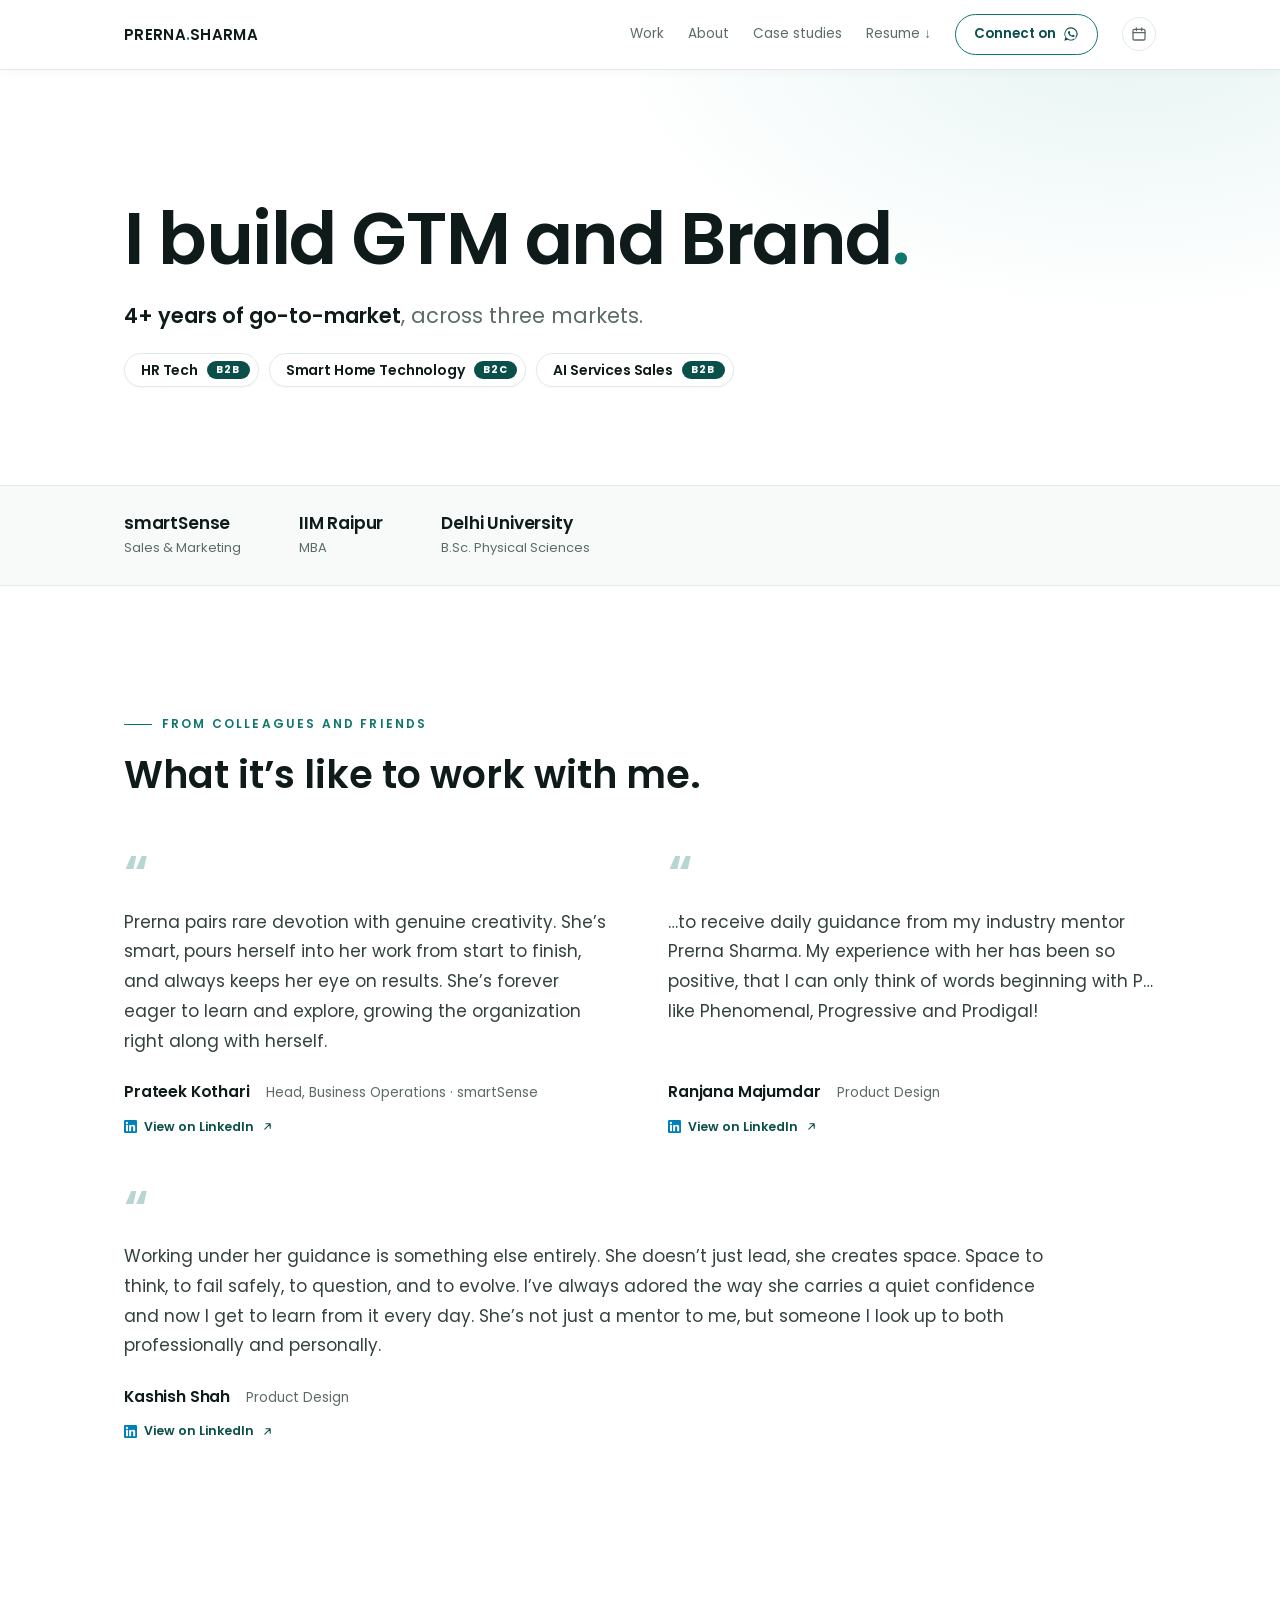
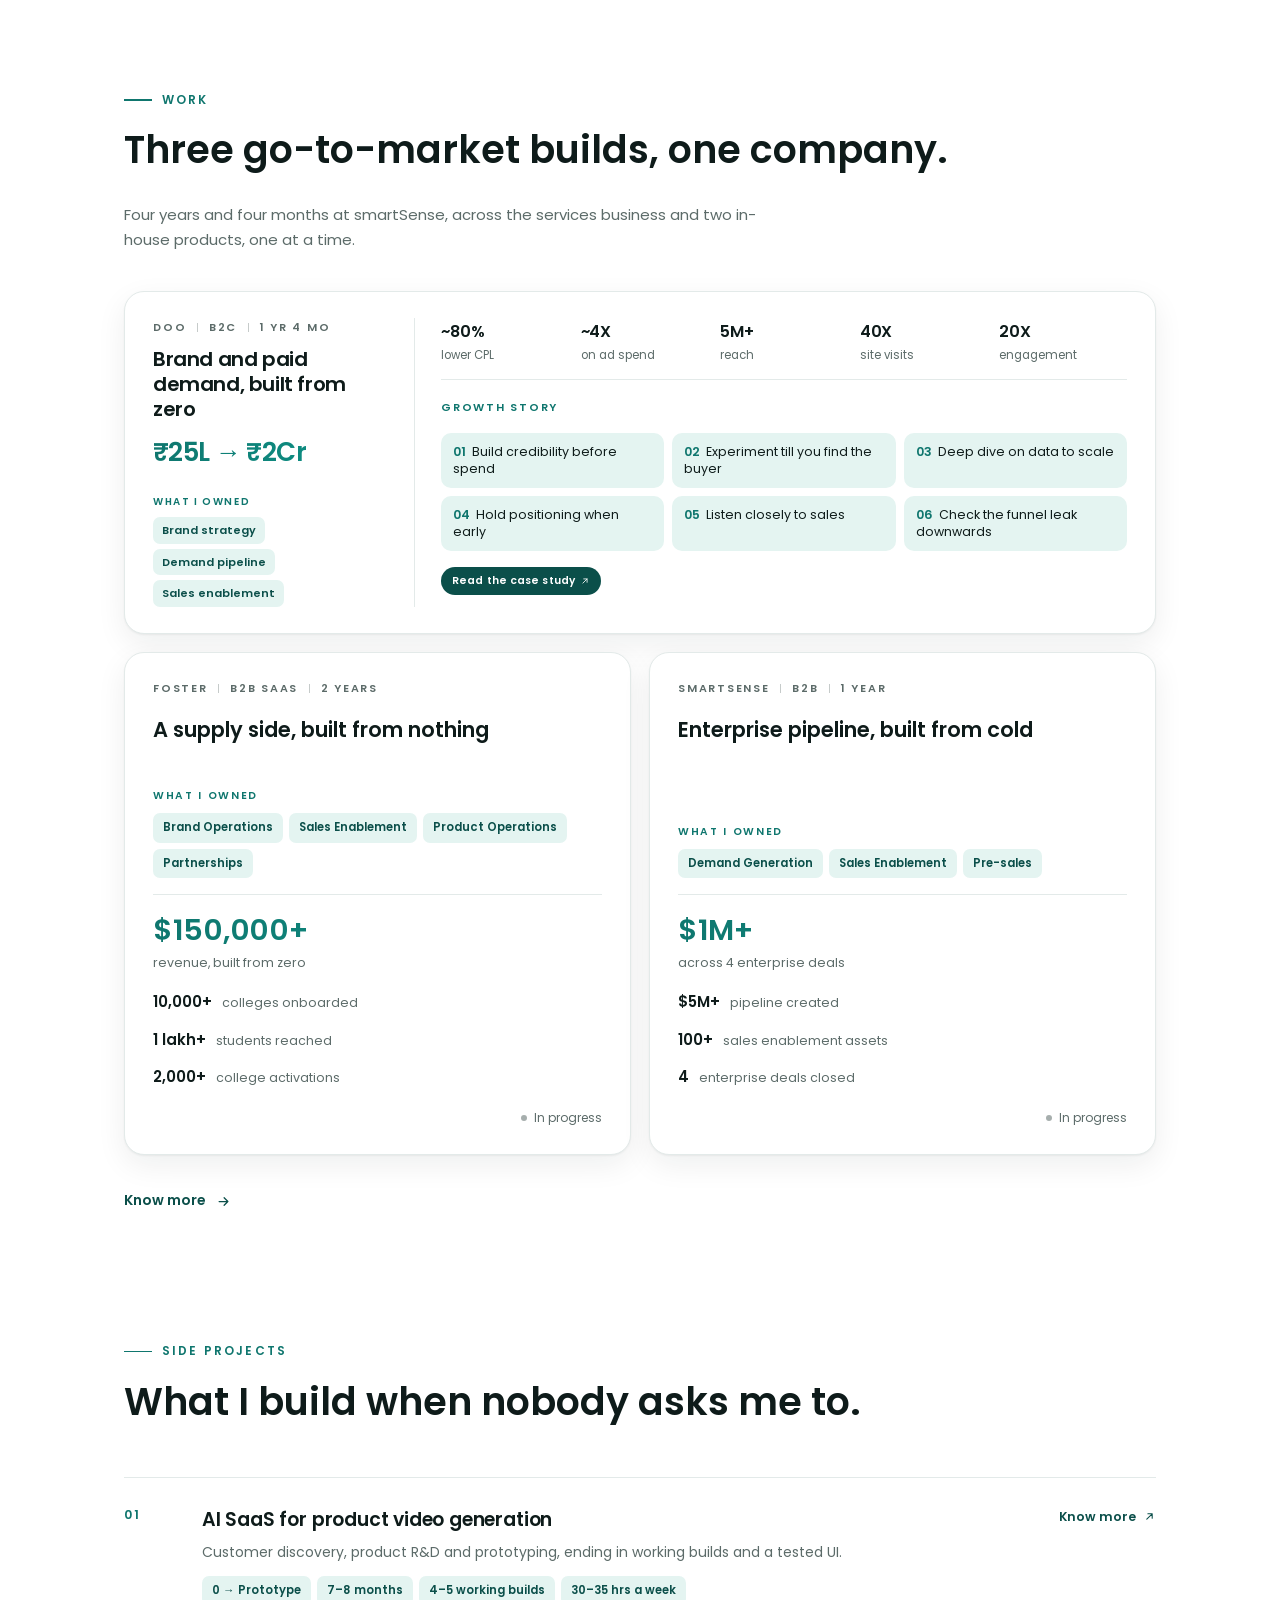
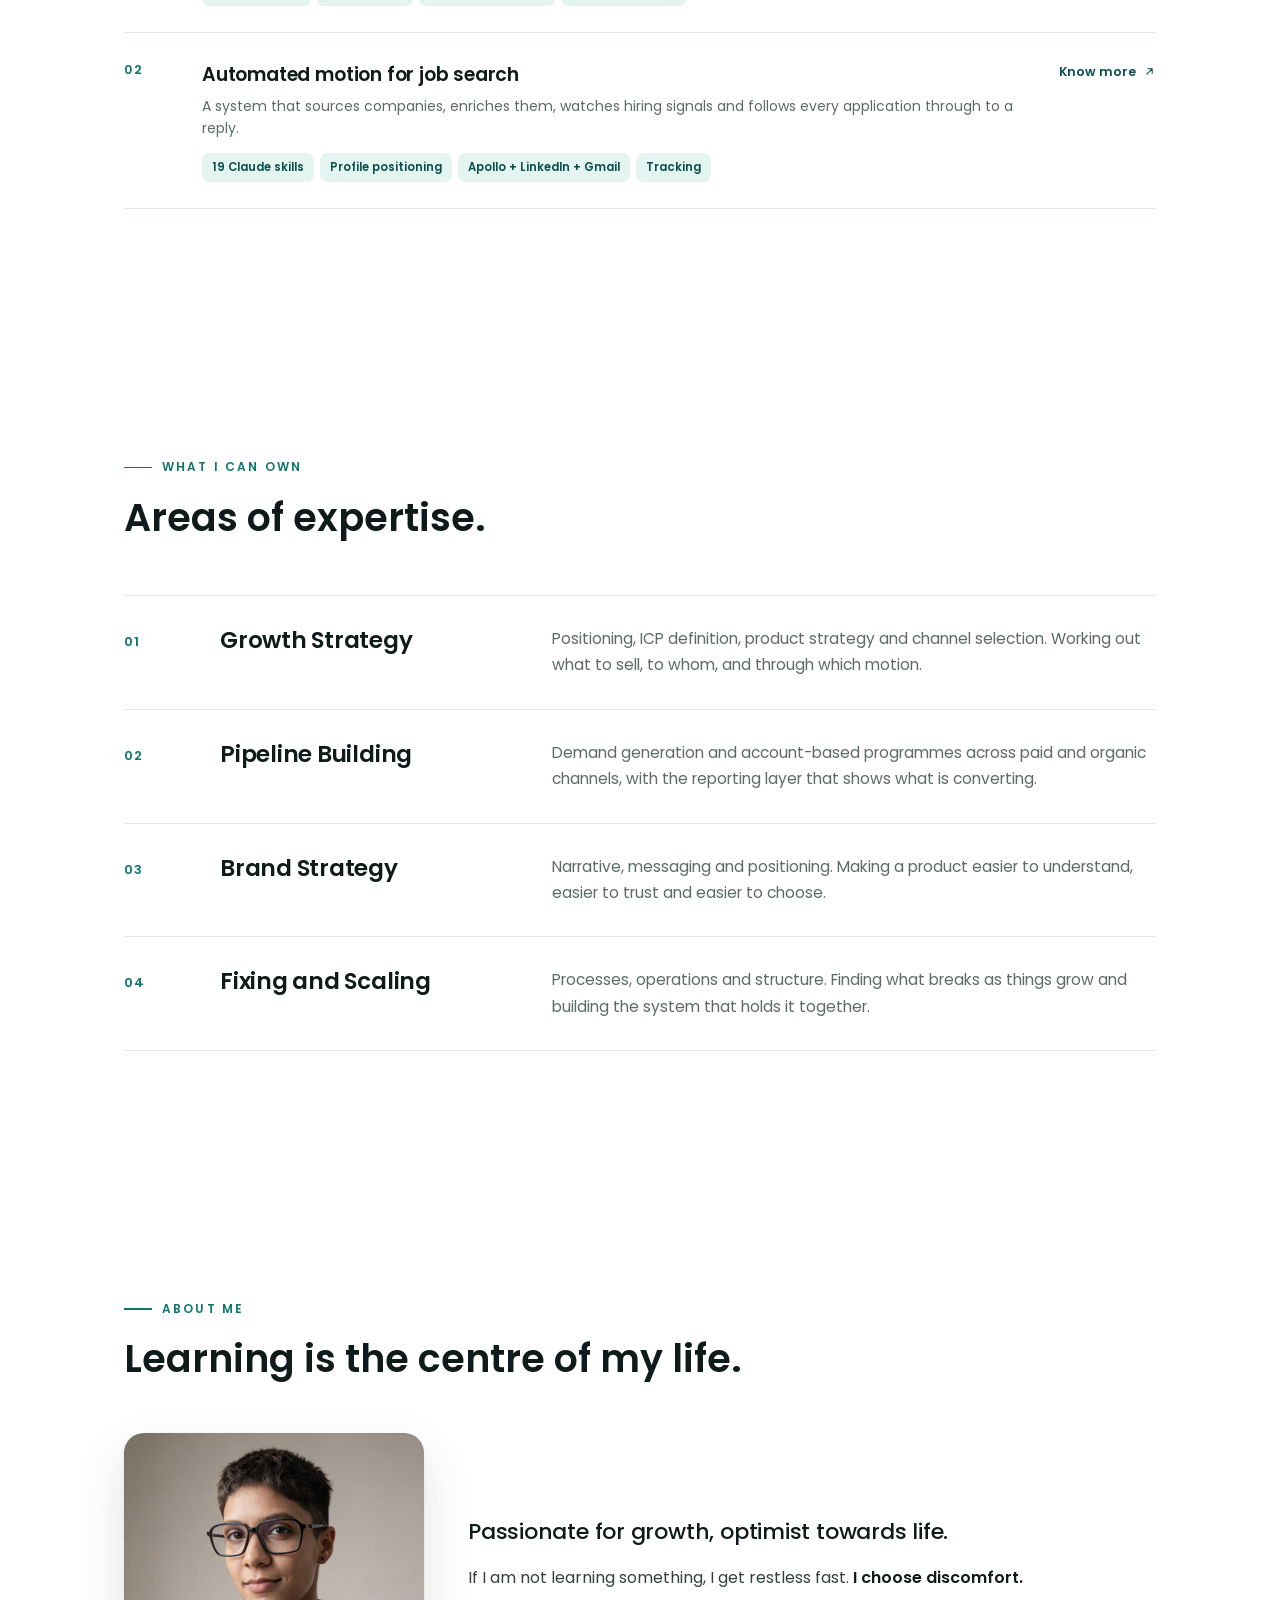
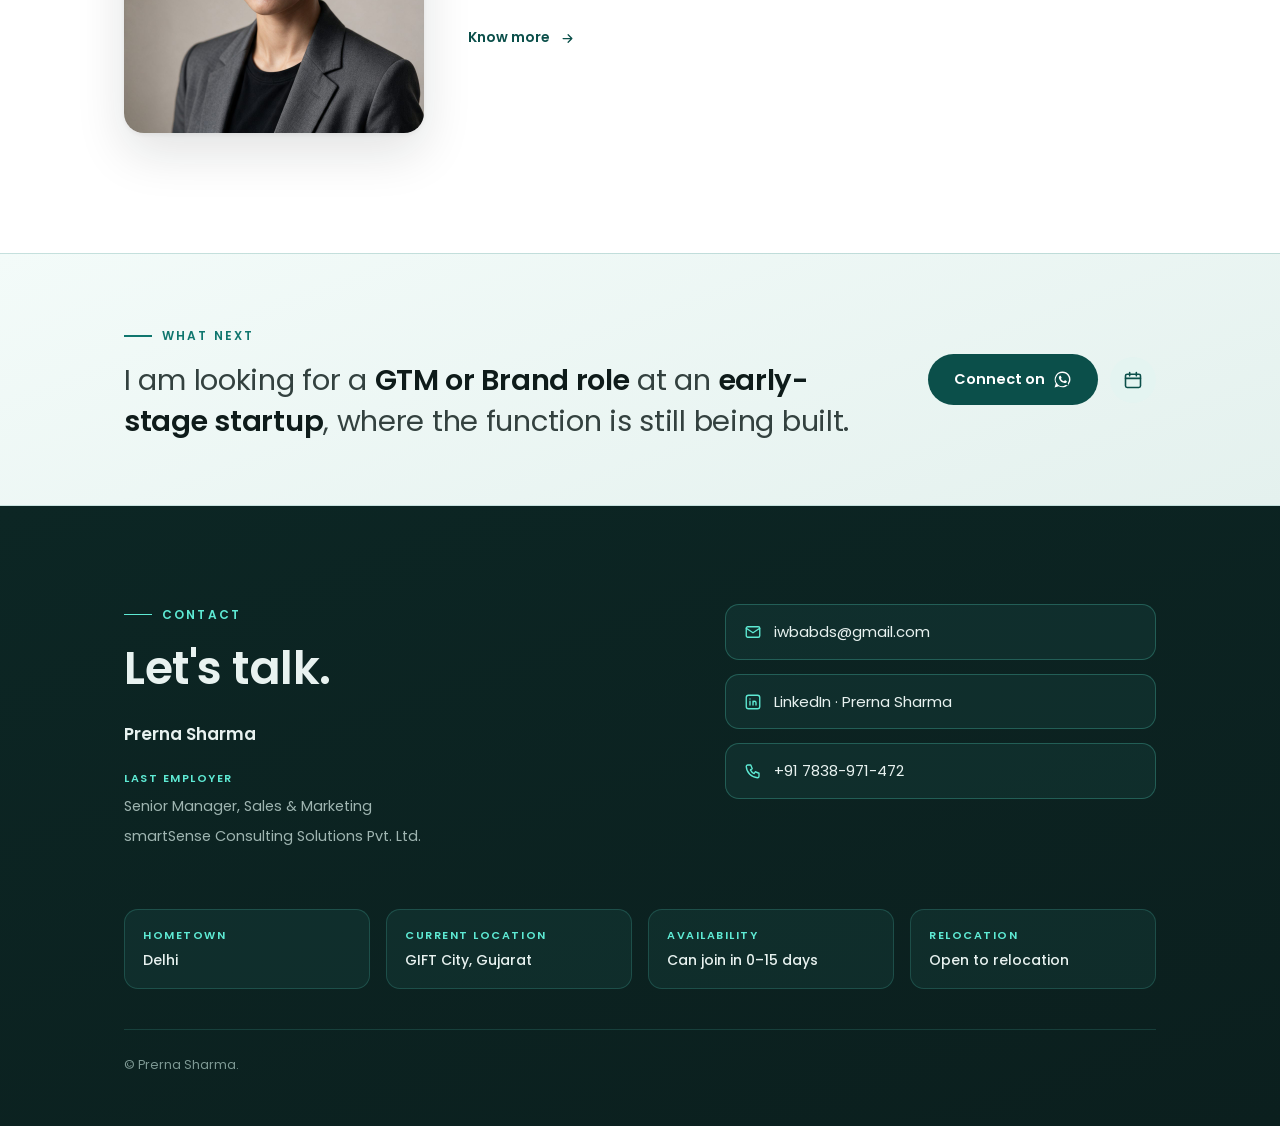
<file: index.html>
<!DOCTYPE html>
<html lang="en">
<head>
<meta charset="UTF-8">
<meta name="viewport" content="width=device-width, initial-scale=1.0">
<meta name="author" content="Prerna Sharma">
<meta name="robots" content="index, follow">
<meta name="theme-color" content="#0F766E">

<!-- Open Graph: WhatsApp, LinkedIn, Facebook, Slack -->
<meta property="og:site_name" content="Prerna Sharma">
<meta property="og:locale" content="en_IN">
<meta property="og:image" content="https://prerna-sharma-portfolio.vercel.app/og-image.png">
<meta property="og:image:secure_url" content="https://prerna-sharma-portfolio.vercel.app/og-image.png">
<meta property="og:image:type" content="image/png">
<meta property="og:image:width" content="1200">
<meta property="og:image:height" content="630">
<meta property="og:image:alt" content="Prerna Sharma. I build GTM and Brand. HR Tech B2B, Smart Home Technology B2C, AI Services Sales B2B.">

<!-- X / Twitter -->
<meta name="twitter:card" content="summary_large_image">
<meta name="twitter:image" content="https://prerna-sharma-portfolio.vercel.app/og-image.png">
<meta name="twitter:image:alt" content="Prerna Sharma. I build GTM and Brand. HR Tech B2B, Smart Home Technology B2C, AI Services Sales B2B.">

<!-- Google Tag Manager -->
<script>(function(w,d,s,l,i){w[l]=w[l]||[];w[l].push({'gtm.start':
new Date().getTime(),event:'gtm.js'});var f=d.getElementsByTagName(s)[0],
j=d.createElement(s),dl=l!='dataLayer'?'&l='+l:'';j.async=true;j.src=
'https://www.googletagmanager.com/gtm.js?id='+i+dl;f.parentNode.insertBefore(j,f);
})(window,document,'script','dataLayer','GTM-KL24WRMT');</script>
<!-- End Google Tag Manager -->
<!-- Google tag (gtag.js) -->
<script async src="https://www.googletagmanager.com/gtag/js?id=G-VHBVT9L6W8"></script>
<script>
  window.dataLayer = window.dataLayer || [];
  function gtag(){dataLayer.push(arguments);}
  gtag('js', new Date());

  gtag('config', 'G-VHBVT9L6W8');
</script>

<!-- Apollo Website Visitor Tracking -->
<script>function initApollo(){var n=Math.random().toString(36).substring(7),o=document.createElement("script");o.src="https://assets.apollo.io/micro/website-tracker/tracker.iife.js?nocache="+n,o.async=!0,o.defer=!0,o.onload=function(){window.trackingFunctions.onLoad({appId:"6a36f9e6c1b01800201efefa"})},document.head.appendChild(o)}initApollo();</script>
<!-- End Apollo Website Visitor Tracking -->

<!-- Leadfeeder Tracking -->
<script> (function(ss,ex){ window.ldfdr=window.ldfdr||function(){(ldfdr._q=ldfdr._q||[]).push([].slice.call(arguments));}; (function(d,s){ fs=d.getElementsByTagName(s)[0]; function ce(src){ var cs=d.createElement(s); cs.src=src; cs.async=1; fs.parentNode.insertBefore(cs,fs); }; ce('https://sc.lfeeder.com/lftracker_v1_'+ss+(ex?'_'+ex:'')+'.js'); })(document,'script'); })('kn9Eq4R0Lbj8RlvP'); </script>
<!-- End Leadfeeder Tracking -->

<link rel="preconnect" href="https://fonts.googleapis.com">
<link rel="preconnect" href="https://fonts.gstatic.com" crossorigin>
<link href="https://fonts.googleapis.com/css2?family=Poppins:wght@400;500;600&display=swap" rel="stylesheet">
<link rel="stylesheet" href="/styles.css">
<title>Prerna Sharma &middot; I build GTM and Brand</title>
<meta name="description" content="GTM and growth marketing across HR Tech, smart home technology and AI services sales. Four years building demand generation, brand and pipeline from zero.">
<link rel="canonical" href="https://prerna-sharma-portfolio.vercel.app/">
<meta property="og:type" content="website">
<meta property="og:url" content="https://prerna-sharma-portfolio.vercel.app/">
<meta property="og:title" content="Prerna Sharma &middot; I build GTM and Brand">
<meta property="og:description" content="GTM and growth marketing across HR Tech, smart home technology and AI services sales. Four years building demand generation, brand and pipeline from zero.">
<meta name="twitter:title" content="Prerna Sharma &middot; I build GTM and Brand">
<meta name="twitter:description" content="GTM and growth marketing across HR Tech, smart home technology and AI services sales. Four years building demand generation, brand and pipeline from zero.">
</head>
<body>
<noscript><iframe src="https://www.googletagmanager.com/ns.html?id=GTM-KL24WRMT" height="0" width="0" style="display:none;visibility:hidden"></iframe></noscript>

<div class="pv-page" data-page="index.html">
<nav>
  <div class="nav-in">
    <a class="logo" href="index.html">PRERNA<span>.</span>SHARMA</a>
    <div class="nav-links"><a href="work.html">Work</a><a href="about.html">About</a><a href="case-studies.html">Case studies</a><a href="resume.pdf" target="_blank" rel="noopener">Resume &#8595;</a><a class="nav-cta" href="https://wa.me/917838971472" target="_blank" rel="noopener" aria-label="Connect on WhatsApp">Connect on <svg class="wa-mark" viewBox="0 0 24 24" aria-hidden="true"><path d="M12.04 2a9.9 9.9 0 00-8.5 14.95L2 22l5.2-1.5A9.9 9.9 0 1012.04 2zm0 1.8a8.1 8.1 0 016.9 12.4l-.25.4.86 3.1-3.2-.84-.38.22a8.1 8.1 0 01-11.9-9.9A8.1 8.1 0 0112.04 3.8zm-3.1 3.6c-.16 0-.42.06-.64.3-.22.24-.85.83-.85 2.02 0 1.2.87 2.35.99 2.5.12.17 1.7 2.7 4.2 3.68 2.08.82 2.5.66 2.95.62.45-.04 1.45-.6 1.66-1.17.2-.58.2-1.07.14-1.18-.06-.1-.22-.16-.46-.28-.24-.12-1.45-.72-1.67-.8-.22-.08-.39-.12-.55.12-.16.24-.63.8-.77.96-.14.16-.28.18-.52.06-.24-.12-1.03-.38-1.96-1.21-.72-.65-1.21-1.45-1.35-1.69-.14-.24-.02-.37.1-.49.11-.11.24-.28.36-.42.12-.14.16-.24.24-.4.08-.16.04-.3-.02-.42-.06-.12-.55-1.33-.75-1.82-.2-.47-.4-.41-.55-.42h-.47z"/></svg></a><a class="nav-cal" href="https://calendly.com/iwbabds" target="_blank" rel="noopener" aria-label="Book a call" title="Book a call"><svg viewBox="0 0 24 24" aria-hidden="true"><rect x="3" y="5" width="18" height="16" rx="2"/><path d="M8 3v4M16 3v4M3 10h18"/></svg></a></div>
  </div>
</nav>

<section class="lead" id="top">
  <div class="wrap">
    <div class="lead-grid">
      <div>
        <h1 class="rv">I build GTM and Brand<span style="color:var(--olive)">.</span></h1>
        <p class="lead-sub rv"><b>4+ years of go-to-market</b>, across three markets.</p>
        <div class="dom-line rv"><span class="dm-i"><b>HR Tech</b><em>B2B</em></span><span class="dm-i"><b>Smart Home Technology</b><em>B2C</em></span><span class="dm-i"><b>AI Services Sales</b><em>B2B</em></span></div>
</div>
    </div>
  </div>
</section>

<div class="credstrip">
  <div class="cred-in">
    <div class="cred-cell"><span class="cred-ent">smartSense</span><span class="cred-role">Sales &amp; Marketing</span></div>
    <div class="cred-cell"><span class="cred-ent">IIM Raipur</span><span class="cred-role">MBA</span></div>
    <div class="cred-cell"><span class="cred-ent">Delhi University</span><span class="cred-role">B.Sc. Physical Sciences</span></div>
  </div>
</div>

<section id="testimonials" class="chapter">
  <div class="wrap">
    <div class="eyebrow rv">From colleagues and friends</div>
    <h2 class="sec-title rv">What it&#8217;s like to work with me.</h2>
    <div class="tq-grid">
      <div class="tq-item rv">
        <div class="tq-mark">&#8220;</div>
        <blockquote>Prerna pairs rare devotion with genuine creativity. She&#8217;s smart, pours herself into her work from start to finish, and always keeps her eye on results. She&#8217;s forever eager to learn and explore, growing the organization right along with herself.</blockquote>
        <div class="tq-foot">
          <span class="nm">Prateek Kothari</span>
          <span class="rl">Head, Business Operations &middot; smartSense</span>
          <a class="tq-link" href="https://www.linkedin.com/in/prerna-sharma-2a5a88181/details/recommendations/" target="_blank" rel="noopener"><svg class="li-ico" viewBox="0 0 24 24" aria-hidden="true"><rect x="0" y="0" width="24" height="24" rx="2.35" fill="#007EBB"/><circle cx="5.44" cy="5.44" r="2.1" fill="#fff"/><rect x="3.68" y="9.0" width="3.6" height="11.65" fill="#fff"/><path d="M9.5 9.0h3.6v1.6h.05c.6-1.05 1.95-1.9 3.95-1.9 3.4 0 3.55 2.3 3.55 4.85v7.1h-3.75v-5.9c0-1.4-.03-3.05-1.75-3.05-1.75 0-2.05 1.4-2.05 2.9v6.05H9.5z" fill="#fff"/></svg>View on LinkedIn <svg viewBox="0 0 24 24" aria-hidden="true"><path d="M7 17L17 7M9 7h8v8"/></svg></a>
        </div>
      </div>
      <div class="tq-item rv">
        <div class="tq-mark">&#8220;</div>
        <blockquote>&#8230;to receive daily guidance from my industry mentor Prerna Sharma. My experience with her has been so positive, that I can only think of words beginning with P&#8230; like Phenomenal, Progressive and Prodigal!</blockquote>
        <div class="tq-foot">
          <span class="nm">Ranjana Majumdar</span>
          <span class="rl">Product Design</span>
          <a class="tq-link" href="https://www.linkedin.com/posts/ranjanamajumdar111777999_productdesigner-productdesign-startedworking-activity-7340806393785892864-cwir" target="_blank" rel="noopener"><svg class="li-ico" viewBox="0 0 24 24" aria-hidden="true"><rect x="0" y="0" width="24" height="24" rx="2.35" fill="#007EBB"/><circle cx="5.44" cy="5.44" r="2.1" fill="#fff"/><rect x="3.68" y="9.0" width="3.6" height="11.65" fill="#fff"/><path d="M9.5 9.0h3.6v1.6h.05c.6-1.05 1.95-1.9 3.95-1.9 3.4 0 3.55 2.3 3.55 4.85v7.1h-3.75v-5.9c0-1.4-.03-3.05-1.75-3.05-1.75 0-2.05 1.4-2.05 2.9v6.05H9.5z" fill="#fff"/></svg>View on LinkedIn <svg viewBox="0 0 24 24" aria-hidden="true"><path d="M7 17L17 7M9 7h8v8"/></svg></a>
        </div>
      </div>
      <div class="tq-item wide rv">
        <div class="tq-mark">&#8220;</div>
        <blockquote>Working under her guidance is something else entirely. She doesn&#8217;t just lead, she creates space. Space to think, to fail safely, to question, and to evolve. I&#8217;ve always adored the way she carries a quiet confidence and now I get to learn from it every day. She&#8217;s not just a mentor to me, but someone I look up to both professionally and personally.</blockquote>
        <div class="tq-foot">
          <span class="nm">Kashish Shah</span>
          <span class="rl">Product Design</span>
          <a class="tq-link" href="https://www.linkedin.com/posts/kashishshah21504_smartsense-productdesign-designinternship-activity-7341708323232067584-HL9L" target="_blank" rel="noopener"><svg class="li-ico" viewBox="0 0 24 24" aria-hidden="true"><rect x="0" y="0" width="24" height="24" rx="2.35" fill="#007EBB"/><circle cx="5.44" cy="5.44" r="2.1" fill="#fff"/><rect x="3.68" y="9.0" width="3.6" height="11.65" fill="#fff"/><path d="M9.5 9.0h3.6v1.6h.05c.6-1.05 1.95-1.9 3.95-1.9 3.4 0 3.55 2.3 3.55 4.85v7.1h-3.75v-5.9c0-1.4-.03-3.05-1.75-3.05-1.75 0-2.05 1.4-2.05 2.9v6.05H9.5z" fill="#fff"/></svg>View on LinkedIn <svg viewBox="0 0 24 24" aria-hidden="true"><path d="M7 17L17 7M9 7h8v8"/></svg></a>
        </div>
      </div>
    </div>
  </div>
</section>

<section id="work-preview" class="chapter">
  <div class="wrap">
    <div class="wp-head">
      <div>
        <div class="eyebrow rv">Work</div>
        <h2 class="sec-title rv">Three go-to-market builds, one company.</h2>
        <p class="sec-sub rv">Four years and four months at smartSense, across the services business and two in-house products, one at a time.</p>
      </div>
    </div>
    <a class="wp-feature rv" href="doo-case-study.html">
      <div class="wf-l">
        <div class="wf-eyebrow">DOO <s></s> B2C <s></s> 1 yr 4 mo</div>
        <h3>Brand and paid demand, built from zero</h3>
        <p class="wf-big">&#8377;25L &#8594; &#8377;2Cr</p>
        <p class="own-h">What I owned</p>
        <div class="wf-own"><span>Brand strategy</span><span>Demand pipeline</span><span>Sales enablement</span></div>
      </div>
      <div>
        <div class="wf-metrics"><div><span class="v">~80%</span><span class="l">lower CPL</span></div><div><span class="v">~4X</span><span class="l">on ad spend</span></div><div><span class="v">5M+</span><span class="l">reach</span></div><div><span class="v">40X</span><span class="l">site visits</span></div><div><span class="v">20X</span><span class="l">engagement</span></div></div>
        <p class="wf-gs">Growth story</p>
        <div class="wf-steps"><div class="wf-step"><i>01</i>Build credibility before spend</div><div class="wf-step"><i>02</i>Experiment till you find the buyer</div><div class="wf-step"><i>03</i>Deep dive on data to scale</div><div class="wf-step"><i>04</i>Hold positioning when early</div><div class="wf-step"><i>05</i>Listen closely to sales</div><div class="wf-step"><i>06</i>Check the funnel leak downwards</div></div>
        <span class="wf-cta">Read the case study <svg viewBox="0 0 24 24" aria-hidden="true"><path d="M7 17L17 7M9 7h8v8"/></svg></span>
      </div>
    </a>
    <div class="wp-row">
      <div class="wp-card rv">
        <div class="wp-eyebrow">Foster <s></s> B2B SaaS <s></s> 2 years</div>
        <h3>A supply side, built from nothing</h3>
                <p class="own-h">What I owned</p>
        <div class="wp-focus"><span>Brand Operations</span><span>Sales Enablement</span><span>Product Operations</span><span>Partnerships</span></div>
        <div class="wp-divider"></div>
        <div class="wp-metric">$150,000+</div>
        <div class="wp-metric-label">revenue, built from zero</div>
        <div class="wp-stats"><div class="wp-stat"><span class="v">10,000+</span><span class="l">colleges onboarded</span></div><div class="wp-stat"><span class="v">1 lakh+</span><span class="l">students reached</span></div><div class="wp-stat"><span class="v">2,000+</span><span class="l">college activations</span></div></div>
        <p class="wp-status"><i></i>In progress</p>
      </div>
      <div class="wp-card rv">
        <div class="wp-eyebrow">smartSense <s></s> B2B <s></s> 1 year</div>
        <h3>Enterprise pipeline, built from cold</h3>
                <p class="own-h">What I owned</p>
        <div class="wp-focus"><span>Demand Generation</span><span>Sales Enablement</span><span>Pre-sales</span></div>
        <div class="wp-divider"></div>
        <div class="wp-metric">$1M+</div>
        <div class="wp-metric-label">across 4 enterprise deals</div>
        <div class="wp-stats"><div class="wp-stat"><span class="v">$5M+</span><span class="l">pipeline created</span></div><div class="wp-stat"><span class="v">100+</span><span class="l">sales enablement assets</span></div><div class="wp-stat"><span class="v">4</span><span class="l">enterprise deals closed</span></div></div>
        <p class="wp-status"><i></i>In progress</p>
      </div>
    </div>
    <a class="sec-more rv" href="work.html">Know more <svg viewBox="0 0 24 24" aria-hidden="true"><path d="M5 12h14M13 6l6 6-6 6"/></svg></a>
  </div>
</section>


<section id="side-projects" class="chapter">
  <div class="wrap">
    <div class="eyebrow rv">Side projects</div>
    <h2 class="sec-title rv">What I build when nobody asks me to.</h2>
    <div class="td-list">
      <div class="td-item rv">
        <div class="ix">01</div>
        <div>
          <h3>AI SaaS for product video generation</h3>
          <p>Customer discovery, product R&amp;D and prototyping, ending in working builds and a tested UI.</p>
          <div class="sp-tags"><span>0 &#8594; Prototype</span><span>7&#8211;8 months</span><span>4&#8211;5 working builds</span><span>30&#8211;35 hrs a week</span></div>
        </div>
        <a class="go" href="work.html#venture">Know more <svg viewBox="0 0 24 24" aria-hidden="true"><path d="M7 17L17 7M9 7h8v8"/></svg></a>
      </div>
      <div class="td-item rv">
        <div class="ix">02</div>
        <div>
          <h3>Automated motion for job search</h3>
          <p>A system that sources companies, enriches them, watches hiring signals and follows every application through to a reply.</p>
          <div class="sp-tags"><span>19 Claude skills</span><span>Profile positioning</span><span>Apollo + LinkedIn + Gmail</span><span>Tracking</span></div>
        </div>
        <a class="go" href="job-search-system.html">Know more <svg viewBox="0 0 24 24" aria-hidden="true"><path d="M7 17L17 7M9 7h8v8"/></svg></a>
      </div>
    </div>
  </div>
</section>

<section id="own" class="chapter">
  <div class="wrap">
    <div class="eyebrow rv">What I can own</div>
    <h2 class="sec-title rv">Areas of expertise.</h2>
        <div class="own-rows">
      <div class="own-row rv">
        <div class="n">01</div>
        <h3>Growth Strategy</h3>
        <p>Positioning, ICP definition, product strategy and channel selection. Working out what to sell, to whom, and through which motion.</p>
      </div>
      <div class="own-row rv">
        <div class="n">02</div>
        <h3>Pipeline Building</h3>
        <p>Demand generation and account-based programmes across paid and organic channels, with the reporting layer that shows what is converting.</p>
      </div>
      <div class="own-row rv">
        <div class="n">03</div>
        <h3>Brand Strategy</h3>
        <p>Narrative, messaging and positioning. Making a product easier to understand, easier to trust and easier to choose.</p>
      </div>
      <div class="own-row rv">
        <div class="n">04</div>
        <h3>Fixing and Scaling</h3>
        <p>Processes, operations and structure. Finding what breaks as things grow and building the system that holds it together.</p>
      </div>
    </div>
  </div>
</section>

<section id="about-teaser" class="chapter">
  <div class="wrap">
    <div class="eyebrow rv">About me</div>
    <h2 class="sec-title rv">Learning is the centre of my life.</h2>
    <div class="at-grid">
      <div class="at-photo rv">
        <img src="/img-298c70730b.jpg" alt="Prerna Sharma" loading="lazy" onerror="this.style.display='none';this.nextElementSibling.style.display='flex'">
        <div class="ph-fallback" style="display:none">
          <svg viewBox="0 0 24 24"><rect x="3" y="3" width="18" height="18" rx="3"/><circle cx="12" cy="10" r="3"/><path d="M5.5 20a7 7 0 0113 0"/></svg>
          Photo goes here
        </div>
      </div>
      <div class="at-body">
        <p class="at-lede rv">Passionate for growth, optimist towards life.</p>
        <p class="rv">If I am not learning something, I get restless fast. <b>I choose discomfort.</b></p>
        <a class="sec-more rv" href="about.html">Know more <svg viewBox="0 0 24 24" aria-hidden="true"><path d="M5 12h14M13 6l6 6-6 6"/></svg></a>
      </div>
    </div>
  </div>
</section>

<section id="looking">
  <div class="lf-band">
    <div class="wrap">
      <div class="lf-text">
        <div class="eyebrow rv">What next</div>
        <h2 class="rv">I am looking for a <b>GTM or Brand role</b> at an <b>early-stage startup</b>, where the function is still being built.</h2>
      </div>
      <div class="rv lf-cta"><a class="btn-call" href="https://wa.me/917838971472" target="_blank" rel="noopener" aria-label="Connect on WhatsApp">Connect on <svg class="wa-mark" viewBox="0 0 24 24" aria-hidden="true"><path d="M12.04 2a9.9 9.9 0 00-8.5 14.95L2 22l5.2-1.5A9.9 9.9 0 1012.04 2zm0 1.8a8.1 8.1 0 016.9 12.4l-.25.4.86 3.1-3.2-.84-.38.22a8.1 8.1 0 01-11.9-9.9A8.1 8.1 0 0112.04 3.8zm-3.1 3.6c-.16 0-.42.06-.64.3-.22.24-.85.83-.85 2.02 0 1.2.87 2.35.99 2.5.12.17 1.7 2.7 4.2 3.68 2.08.82 2.5.66 2.95.62.45-.04 1.45-.6 1.66-1.17.2-.58.2-1.07.14-1.18-.06-.1-.22-.16-.46-.28-.24-.12-1.45-.72-1.67-.8-.22-.08-.39-.12-.55.12-.16.24-.63.8-.77.96-.14.16-.28.18-.52.06-.24-.12-1.03-.38-1.96-1.21-.72-.65-1.21-1.45-1.35-1.69-.14-.24-.02-.37.1-.49.11-.11.24-.28.36-.42.12-.14.16-.24.24-.4.08-.16.04-.3-.02-.42-.06-.12-.55-1.33-.75-1.82-.2-.47-.4-.41-.55-.42h-.47z"/></svg></a><a class="btn-cal ico" href="https://calendly.com/iwbabds" target="_blank" rel="noopener" aria-label="Book a call" title="Book a call"><svg viewBox="0 0 24 24" aria-hidden="true"><rect x="3" y="5" width="18" height="16" rx="2"/><path d="M8 3v4M16 3v4M3 10h18"/></svg></a></div>
    </div>
  </div>
</section>

<footer id="contact">
  <div class="wrap">
    <div class="foot-grid">
      <div>
        <div class="eyebrow rv">Contact</div>
        <h2 class="rv">Let's talk.</h2>
        <div class="foot-info rv">
          <p>Prerna Sharma</p>
          <p class="fi-label">Last employer</p>
          <p>Senior Manager, Sales &amp; Marketing</p>
          <p>smartSense Consulting Solutions Pvt. Ltd.</p>
        </div>
      </div>
      <div class="foot-links rv">
        <a href="mailto:iwbabds@gmail.com"><svg viewBox="0 0 24 24"><rect x="3" y="5" width="18" height="14" rx="2"/><path d="M3 7l9 6 9-6"/></svg>iwbabds@gmail.com</a>
        <a href="https://www.linkedin.com/in/prerna-sharma-2a5a88181/" target="_blank" rel="noopener"><svg viewBox="0 0 24 24"><rect x="3" y="3" width="18" height="18" rx="3"/><path d="M8 11v5M8 8v.01M12 16v-5M16 16v-3a2 2 0 00-4 0"/></svg>LinkedIn · Prerna Sharma</a>
        <a href="tel:+917838971472"><svg viewBox="0 0 24 24"><path d="M5 4h4l2 5-2.5 1.5a11 11 0 005 5L15 13l5 2v4a2 2 0 01-2 2A16 16 0 013 6a2 2 0 012-2z"/></svg>+91 7838-971-472</a>
      </div>
    </div>
    <div class="foot-facts rv">
      <div class="ff"><span class="ff-label">Hometown</span><span class="ff-value">Delhi</span></div>
      <div class="ff"><span class="ff-label">Current location</span><span class="ff-value">GIFT City, Gujarat</span></div>
      <div class="ff"><span class="ff-label">Availability</span><span class="ff-value">Can join in 0&#8211;15 days</span></div>
      <div class="ff"><span class="ff-label">Relocation</span><span class="ff-value">Open to relocation</span></div>
    </div>
    <div class="foot-bottom">
      <span>© Prerna Sharma.</span>
    </div>
  </div>
</footer>
</div>

<script src="/app.js"></script>
</body>
</html>
</file>
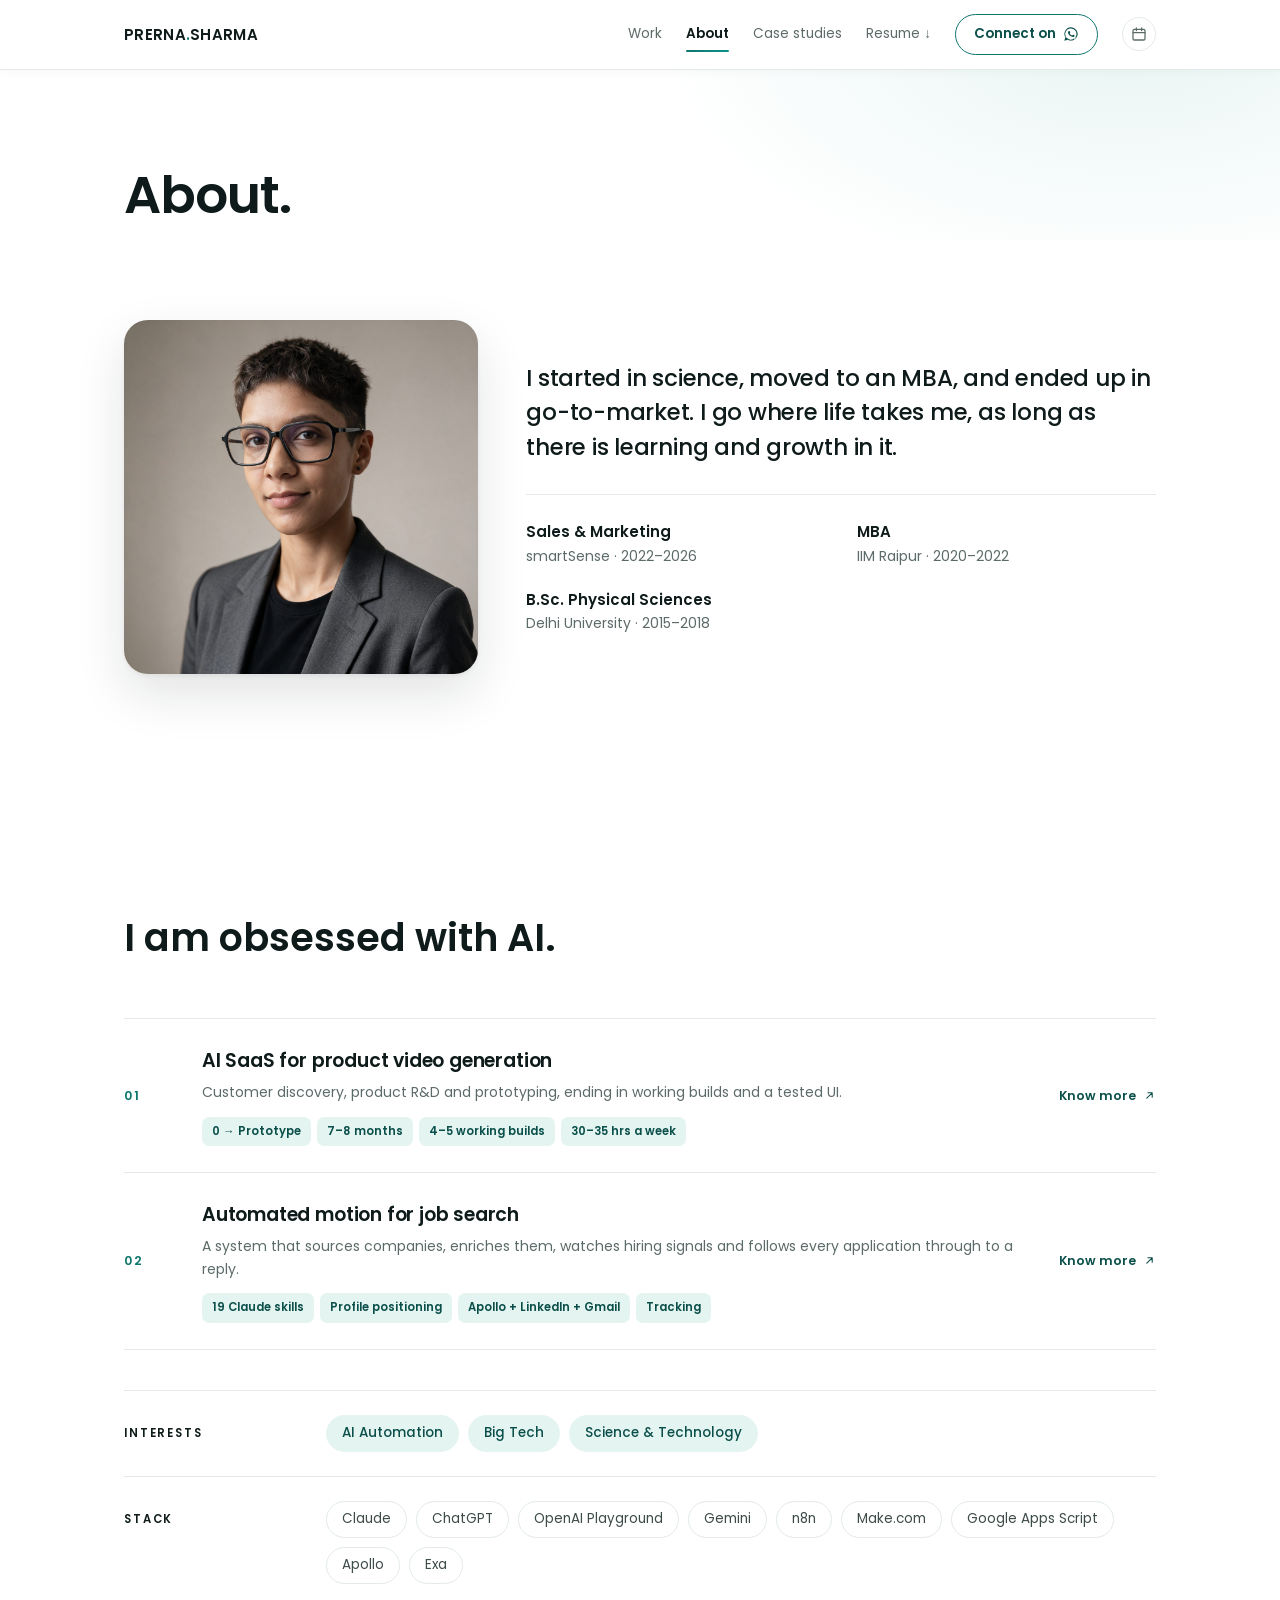
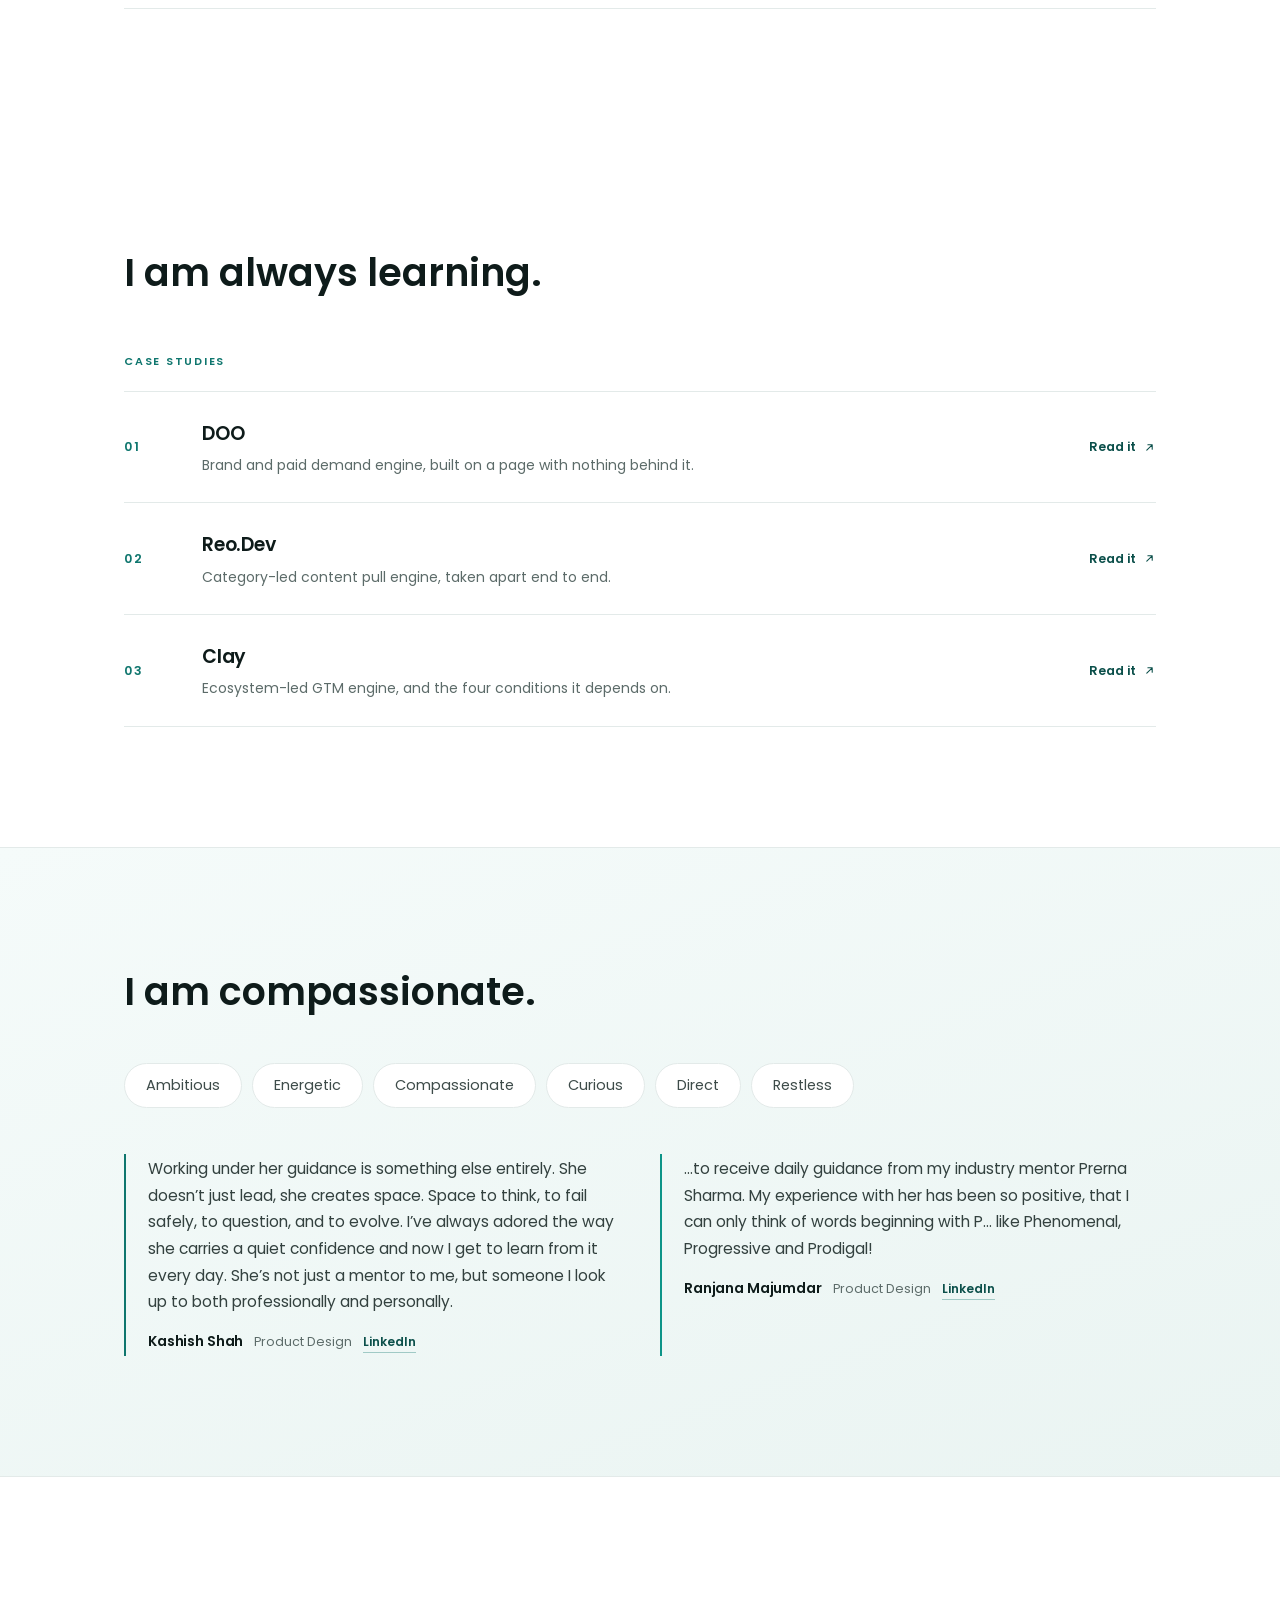
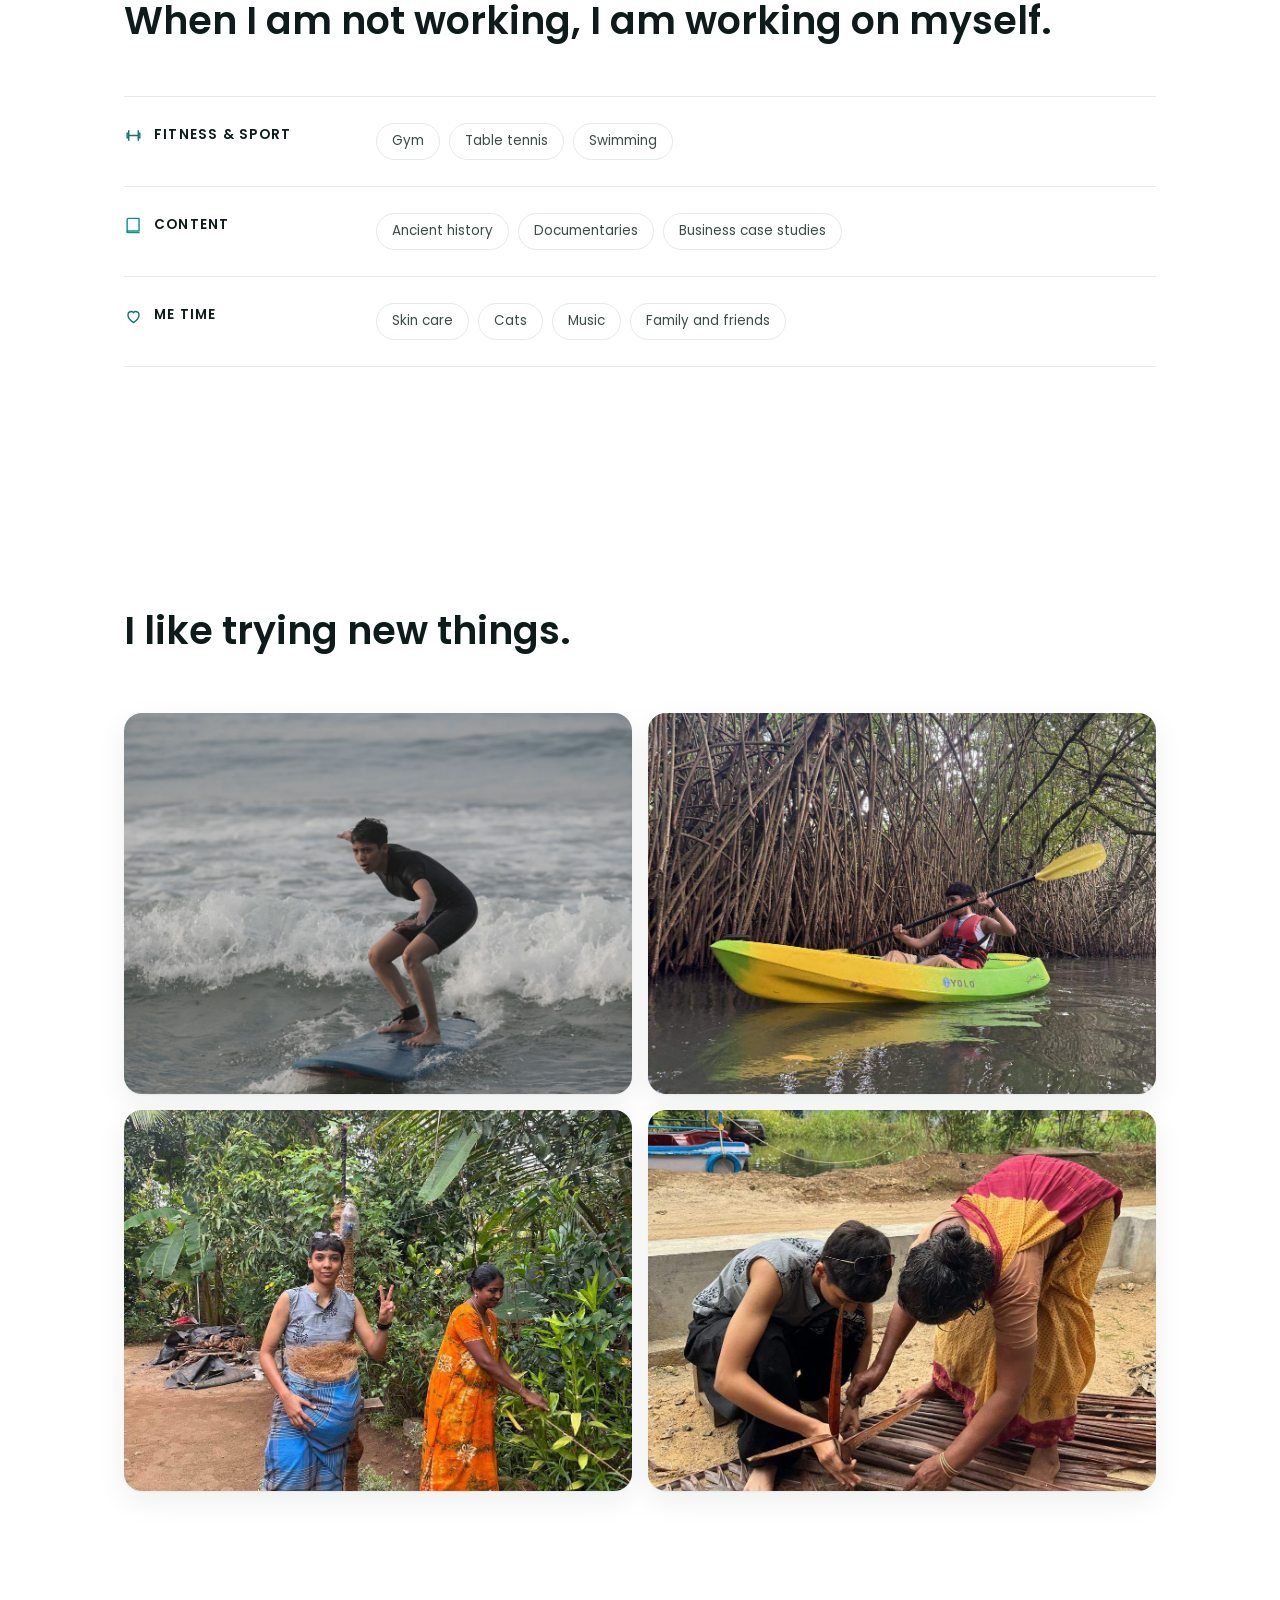
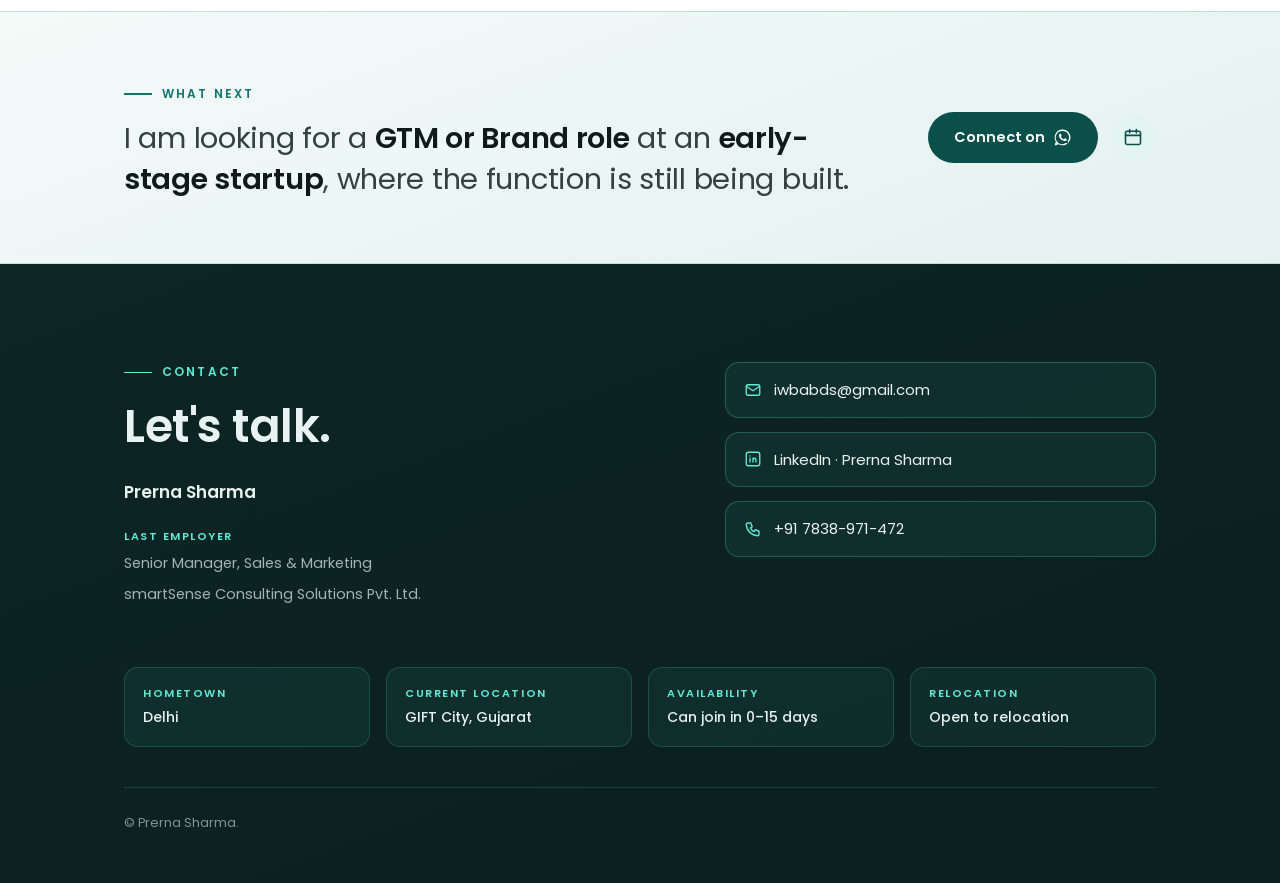
<file: about.html>
<!DOCTYPE html>
<html lang="en">
<head>
<meta charset="UTF-8">
<meta name="viewport" content="width=device-width, initial-scale=1.0">
<meta name="author" content="Prerna Sharma">
<meta name="robots" content="index, follow">
<meta name="theme-color" content="#0F766E">

<!-- Open Graph: WhatsApp, LinkedIn, Facebook, Slack -->
<meta property="og:site_name" content="Prerna Sharma">
<meta property="og:locale" content="en_IN">
<meta property="og:image" content="https://prerna-sharma-portfolio.vercel.app/og-about.png">
<meta property="og:image:secure_url" content="https://prerna-sharma-portfolio.vercel.app/og-about.png">
<meta property="og:image:type" content="image/png">
<meta property="og:image:width" content="1200">
<meta property="og:image:height" content="630">
<meta property="og:image:alt" content="Prerna Sharma. How I work, and what I build with AI.">

<!-- X / Twitter -->
<meta name="twitter:card" content="summary_large_image">
<meta name="twitter:image" content="https://prerna-sharma-portfolio.vercel.app/og-about.png">
<meta name="twitter:image:alt" content="Prerna Sharma. How I work, and what I build with AI.">

<!-- Google Tag Manager -->
<script>(function(w,d,s,l,i){w[l]=w[l]||[];w[l].push({'gtm.start':
new Date().getTime(),event:'gtm.js'});var f=d.getElementsByTagName(s)[0],
j=d.createElement(s),dl=l!='dataLayer'?'&l='+l:'';j.async=true;j.src=
'https://www.googletagmanager.com/gtm.js?id='+i+dl;f.parentNode.insertBefore(j,f);
})(window,document,'script','dataLayer','GTM-KL24WRMT');</script>
<!-- End Google Tag Manager -->
<!-- Google tag (gtag.js) -->
<script async src="https://www.googletagmanager.com/gtag/js?id=G-VHBVT9L6W8"></script>
<script>
  window.dataLayer = window.dataLayer || [];
  function gtag(){dataLayer.push(arguments);}
  gtag('js', new Date());

  gtag('config', 'G-VHBVT9L6W8');
</script>

<!-- Apollo Website Visitor Tracking -->
<script>function initApollo(){var n=Math.random().toString(36).substring(7),o=document.createElement("script");o.src="https://assets.apollo.io/micro/website-tracker/tracker.iife.js?nocache="+n,o.async=!0,o.defer=!0,o.onload=function(){window.trackingFunctions.onLoad({appId:"6a36f9e6c1b01800201efefa"})},document.head.appendChild(o)}initApollo();</script>
<!-- End Apollo Website Visitor Tracking -->

<!-- Leadfeeder Tracking -->
<script> (function(ss,ex){ window.ldfdr=window.ldfdr||function(){(ldfdr._q=ldfdr._q||[]).push([].slice.call(arguments));}; (function(d,s){ fs=d.getElementsByTagName(s)[0]; function ce(src){ var cs=d.createElement(s); cs.src=src; cs.async=1; fs.parentNode.insertBefore(cs,fs); }; ce('https://sc.lfeeder.com/lftracker_v1_'+ss+(ex?'_'+ex:'')+'.js'); })(document,'script'); })('kn9Eq4R0Lbj8RlvP'); </script>
<!-- End Leadfeeder Tracking -->

<link rel="preconnect" href="https://fonts.googleapis.com">
<link rel="preconnect" href="https://fonts.gstatic.com" crossorigin>
<link href="https://fonts.googleapis.com/css2?family=Poppins:wght@400;500;600&display=swap" rel="stylesheet">
<link rel="stylesheet" href="/styles.css">
<title>About &middot; How I work, and what I build &middot; Prerna Sharma</title>
<meta name="description" content="How I work, what I am building with AI, and the case studies and side projects behind four years of go-to-market.">
<link rel="canonical" href="https://prerna-sharma-portfolio.vercel.app/about.html">
<meta property="og:type" content="profile">
<meta property="og:url" content="https://prerna-sharma-portfolio.vercel.app/about.html">
<meta property="og:title" content="About &middot; How I work, and what I build &middot; Prerna Sharma">
<meta property="og:description" content="How I work, what I am building with AI, and the case studies and side projects behind four years of go-to-market.">
<meta name="twitter:title" content="About &middot; How I work, and what I build &middot; Prerna Sharma">
<meta name="twitter:description" content="How I work, what I am building with AI, and the case studies and side projects behind four years of go-to-market.">
</head>
<body>
<noscript><iframe src="https://www.googletagmanager.com/ns.html?id=GTM-KL24WRMT" height="0" width="0" style="display:none;visibility:hidden"></iframe></noscript>

<div class="pv-page" data-page="about.html">
<nav>
  <div class="nav-in">
    <a class="logo" href="index.html">PRERNA<span>.</span>SHARMA</a>
    <div class="nav-links"><a href="work.html">Work</a><a href="about.html" class="active">About</a><a href="case-studies.html">Case studies</a><a href="resume.pdf" target="_blank" rel="noopener">Resume &#8595;</a><a class="nav-cta" href="https://wa.me/917838971472" target="_blank" rel="noopener" aria-label="Connect on WhatsApp">Connect on <svg class="wa-mark" viewBox="0 0 24 24" aria-hidden="true"><path d="M12.04 2a9.9 9.9 0 00-8.5 14.95L2 22l5.2-1.5A9.9 9.9 0 1012.04 2zm0 1.8a8.1 8.1 0 016.9 12.4l-.25.4.86 3.1-3.2-.84-.38.22a8.1 8.1 0 01-11.9-9.9A8.1 8.1 0 0112.04 3.8zm-3.1 3.6c-.16 0-.42.06-.64.3-.22.24-.85.83-.85 2.02 0 1.2.87 2.35.99 2.5.12.17 1.7 2.7 4.2 3.68 2.08.82 2.5.66 2.95.62.45-.04 1.45-.6 1.66-1.17.2-.58.2-1.07.14-1.18-.06-.1-.22-.16-.46-.28-.24-.12-1.45-.72-1.67-.8-.22-.08-.39-.12-.55.12-.16.24-.63.8-.77.96-.14.16-.28.18-.52.06-.24-.12-1.03-.38-1.96-1.21-.72-.65-1.21-1.45-1.35-1.69-.14-.24-.02-.37.1-.49.11-.11.24-.28.36-.42.12-.14.16-.24.24-.4.08-.16.04-.3-.02-.42-.06-.12-.55-1.33-.75-1.82-.2-.47-.4-.41-.55-.42h-.47z"/></svg></a><a class="nav-cal" href="https://calendly.com/iwbabds" target="_blank" rel="noopener" aria-label="Book a call" title="Book a call"><svg viewBox="0 0 24 24" aria-hidden="true"><rect x="3" y="5" width="18" height="16" rx="2"/><path d="M8 3v4M16 3v4M3 10h18"/></svg></a></div>
  </div>
</nav>

<section class="page-head">
  <div class="wrap">
    <h1 class="rv">About.</h1>
  </div>
</section>

<section class="chapter ab-open">
  <div class="wrap">
    <div class="ab-grid">
      <div class="ab-photo rv">
        <img src="/img-298c70730b.jpg" alt="Prerna Sharma" loading="lazy" onerror="this.style.display='none';this.nextElementSibling.style.display='flex'">
        <div class="ph-fallback" style="display:none">
          <svg viewBox="0 0 24 24"><rect x="3" y="3" width="18" height="18" rx="3"/><circle cx="12" cy="10" r="3"/><path d="M5.5 20a7 7 0 0113 0"/></svg>
          Photo goes here
        </div>
      </div>
      <div class="ab-body">
        <p class="big rv">I started in science, moved to an MBA, and ended up in go-to-market. I go where life takes me, as long as there is learning and growth in it.</p>
        <div class="ab-edu rv">
          <div><b>Sales &amp; Marketing</b>smartSense &middot; 2022&#8211;2026</div>
          <div><b>MBA</b>IIM Raipur &middot; 2020&#8211;2022</div>
          <div><b>B.Sc. Physical Sciences</b>Delhi University &middot; 2015&#8211;2018</div>
        </div>
      </div>
    </div>
  </div>
</section>

<section id="c-ai" class="chapter">
  <div class="wrap">
    <h2 class="sec-title rv">I am obsessed with AI.</h2>
    <div class="td-list">
      <a class="td-item rv" href="work.html#venture">
        <div class="ix">01</div>
        <div>
          <h3>AI SaaS for product video generation</h3>
          <p>Customer discovery, product R&amp;D and prototyping, ending in working builds and a tested UI.</p>
          <div class="sp-tags"><span>0 &#8594; Prototype</span><span>7&#8211;8 months</span><span>4&#8211;5 working builds</span><span>30&#8211;35 hrs a week</span></div>
        </div>
        <span class="go">Know more <svg viewBox="0 0 24 24" aria-hidden="true"><path d="M7 17L17 7M9 7h8v8"/></svg></span>
      </a>
      <a class="td-item rv" href="job-search-system.html">
        <div class="ix">02</div>
        <div>
          <h3>Automated motion for job search</h3>
          <p>A system that sources companies, enriches them, watches hiring signals and follows every application through to a reply.</p>
          <div class="sp-tags"><span>19 Claude skills</span><span>Profile positioning</span><span>Apollo + LinkedIn + Gmail</span><span>Tracking</span></div>
        </div>
        <span class="go">Know more <svg viewBox="0 0 24 24" aria-hidden="true"><path d="M7 17L17 7M9 7h8v8"/></svg></span>
      </a>
    </div>
    <div class="ai-meta">
      <div class="ai-row rv">
        <div class="ml">Interests</div>
        <div class="mt"><span class="pill solid">AI Automation</span><span class="pill solid">Big Tech</span><span class="pill solid">Science &amp; Technology</span></div>
      </div>
      <div class="ai-row rv">
        <div class="ml">Stack</div>
        <div class="mt"><span class="pill">Claude</span><span class="pill">ChatGPT</span><span class="pill">OpenAI Playground</span><span class="pill">Gemini</span><span class="pill">n8n</span><span class="pill">Make.com</span><span class="pill">Google Apps Script</span><span class="pill">Apollo</span><span class="pill">Exa</span></div>
      </div>
    </div>
  </div>
</section>

<section id="c-learning" class="chapter">
  <div class="wrap">
    <h2 class="sec-title rv">I am always learning.</h2>
    <p class="td-label rv">Case studies</p>
    <div class="td-list">
      <a class="td-item rv" href="doo-case-study.html">
        <div class="ix">01</div>
        <div><h3>DOO</h3><p>Brand and paid demand engine, built on a page with nothing behind it.</p></div>
        <span class="go">Read it <svg viewBox="0 0 24 24" aria-hidden="true"><path d="M7 17L17 7M9 7h8v8"/></svg></span>
      </a>
      <a class="td-item rv" href="reo-case-study.html">
        <div class="ix">02</div>
        <div><h3>Reo.Dev</h3><p>Category-led content pull engine, taken apart end to end.</p></div>
        <span class="go">Read it <svg viewBox="0 0 24 24" aria-hidden="true"><path d="M7 17L17 7M9 7h8v8"/></svg></span>
      </a>
      <a class="td-item rv" href="clay-case-study.html">
        <div class="ix">03</div>
        <div><h3>Clay</h3><p>Ecosystem-led GTM engine, and the four conditions it depends on.</p></div>
        <span class="go">Read it <svg viewBox="0 0 24 24" aria-hidden="true"><path d="M7 17L17 7M9 7h8v8"/></svg></span>
      </a>
    </div>
  </div>
</section>

<section id="c-push">
  <div class="wrap">
    <h2 class="sec-title rv">I am compassionate.</h2>
    <div class="qual rv">
      <span class="pill">Ambitious</span><span class="pill">Energetic</span><span class="pill">Compassionate</span><span class="pill">Curious</span><span class="pill">Direct</span><span class="pill">Restless</span>
    </div>
    <div class="pq-grid">
      <div class="pq rv">
        <blockquote>Working under her guidance is something else entirely. She doesn&#8217;t just lead, she creates space. Space to think, to fail safely, to question, and to evolve. I&#8217;ve always adored the way she carries a quiet confidence and now I get to learn from it every day. She&#8217;s not just a mentor to me, but someone I look up to both professionally and personally.</blockquote>
        <div class="qa"><span class="nm">Kashish Shah</span><span class="rl">Product Design</span><a href="https://www.linkedin.com/posts/kashishshah21504_smartsense-productdesign-designinternship-activity-7341708323232067584-HL9L" target="_blank" rel="noopener">LinkedIn</a></div>
      </div>
      <div class="pq rv">
        <blockquote>&#8230;to receive daily guidance from my industry mentor Prerna Sharma. My experience with her has been so positive, that I can only think of words beginning with P&#8230; like Phenomenal, Progressive and Prodigal!</blockquote>
        <div class="qa"><span class="nm">Ranjana Majumdar</span><span class="rl">Product Design</span><a href="https://www.linkedin.com/posts/ranjanamajumdar111777999_productdesigner-productdesign-startedworking-activity-7340806393785892864-cwir" target="_blank" rel="noopener">LinkedIn</a></div>
      </div>
    </div>
  </div>
</section>

<section id="beyond" class="chapter">
  <div class="wrap">
    <h2 class="sec-title rv">When I am not working, I am working on myself.</h2>
    <div class="bw-rows">
      <div class="bw-row rv">
        <div class="bl"><svg viewBox="0 0 24 24"><path d="M6 6v12M18 6v12M6 9H4v6h2M18 9h2v6h-2M6 12h12"/></svg>Fitness &amp; sport</div>
        <div class="bt"><span class="tag">Gym</span><span class="tag">Table tennis</span><span class="tag">Swimming</span></div>
      </div>
      <div class="bw-row rv">
        <div class="bl"><svg viewBox="0 0 24 24"><path d="M4 19V5a2 2 0 012-2h13v16H6a2 2 0 00-2 2z"/><path d="M4 19a2 2 0 002 2h13"/></svg>Content</div>
        <div class="bt"><span class="tag">Ancient history</span><span class="tag">Documentaries</span><span class="tag">Business case studies</span></div>
      </div>
      <div class="bw-row rv">
        <div class="bl"><svg viewBox="0 0 24 24"><path d="M12 21s-7-4.5-7-10a4 4 0 017-2.6A4 4 0 0119 11c0 5.5-7 10-7 10z"/></svg>Me time</div>
        <div class="bt"><span class="tag">Skin care</span><span class="tag">Cats</span><span class="tag">Music</span><span class="tag">Family and friends</span></div>
      </div>
    </div>
  </div>
</section>

<section id="vibe" class="chapter">
  <div class="wrap">
    <h2 class="sec-title rv">I like trying new things.</h2>
    <div class="vibe-grid">
      <figure class="vibe-tile v-surf rv"><img src="/img-422aea587f.jpg" alt="Prerna surfing" loading="lazy"></figure>
      <figure class="vibe-tile v-kayak rv"><img src="/img-6f2caafee5.jpg" alt="Prerna kayaking through mangroves" loading="lazy"></figure>
      <figure class="vibe-tile v-coir rv"><img src="/img-1ca84c0bb1.jpg" alt="Prerna learning to spin coir rope" loading="lazy"></figure>
      <figure class="vibe-tile v-weaving rv"><img src="/img-6016b2d122.jpg" alt="Prerna learning to weave palm fronds" loading="lazy"></figure>
    </div>
  </div>
</section>

<section id="looking">
  <div class="lf-band">
    <div class="wrap">
      <div class="lf-text">
        <div class="eyebrow rv">What next</div>
        <h2 class="rv">I am looking for a <b>GTM or Brand role</b> at an <b>early-stage startup</b>, where the function is still being built.</h2>
      </div>
      <div class="rv lf-cta"><a class="btn-call" href="https://wa.me/917838971472" target="_blank" rel="noopener" aria-label="Connect on WhatsApp">Connect on <svg class="wa-mark" viewBox="0 0 24 24" aria-hidden="true"><path d="M12.04 2a9.9 9.9 0 00-8.5 14.95L2 22l5.2-1.5A9.9 9.9 0 1012.04 2zm0 1.8a8.1 8.1 0 016.9 12.4l-.25.4.86 3.1-3.2-.84-.38.22a8.1 8.1 0 01-11.9-9.9A8.1 8.1 0 0112.04 3.8zm-3.1 3.6c-.16 0-.42.06-.64.3-.22.24-.85.83-.85 2.02 0 1.2.87 2.35.99 2.5.12.17 1.7 2.7 4.2 3.68 2.08.82 2.5.66 2.95.62.45-.04 1.45-.6 1.66-1.17.2-.58.2-1.07.14-1.18-.06-.1-.22-.16-.46-.28-.24-.12-1.45-.72-1.67-.8-.22-.08-.39-.12-.55.12-.16.24-.63.8-.77.96-.14.16-.28.18-.52.06-.24-.12-1.03-.38-1.96-1.21-.72-.65-1.21-1.45-1.35-1.69-.14-.24-.02-.37.1-.49.11-.11.24-.28.36-.42.12-.14.16-.24.24-.4.08-.16.04-.3-.02-.42-.06-.12-.55-1.33-.75-1.82-.2-.47-.4-.41-.55-.42h-.47z"/></svg></a><a class="btn-cal ico" href="https://calendly.com/iwbabds" target="_blank" rel="noopener" aria-label="Book a call" title="Book a call"><svg viewBox="0 0 24 24" aria-hidden="true"><rect x="3" y="5" width="18" height="16" rx="2"/><path d="M8 3v4M16 3v4M3 10h18"/></svg></a></div>
    </div>
  </div>
</section>



<footer id="contact">
  <div class="wrap">
    <div class="foot-grid">
      <div>
        <div class="eyebrow rv">Contact</div>
        <h2 class="rv">Let's talk.</h2>
        <div class="foot-info rv">
          <p>Prerna Sharma</p>
          <p class="fi-label">Last employer</p>
          <p>Senior Manager, Sales &amp; Marketing</p>
          <p>smartSense Consulting Solutions Pvt. Ltd.</p>
        </div>
      </div>
      <div class="foot-links rv">
        <a href="mailto:iwbabds@gmail.com"><svg viewBox="0 0 24 24"><rect x="3" y="5" width="18" height="14" rx="2"/><path d="M3 7l9 6 9-6"/></svg>iwbabds@gmail.com</a>
        <a href="https://www.linkedin.com/in/prerna-sharma-2a5a88181/" target="_blank" rel="noopener"><svg viewBox="0 0 24 24"><rect x="3" y="3" width="18" height="18" rx="3"/><path d="M8 11v5M8 8v.01M12 16v-5M16 16v-3a2 2 0 00-4 0"/></svg>LinkedIn · Prerna Sharma</a>
        <a href="tel:+917838971472"><svg viewBox="0 0 24 24"><path d="M5 4h4l2 5-2.5 1.5a11 11 0 005 5L15 13l5 2v4a2 2 0 01-2 2A16 16 0 013 6a2 2 0 012-2z"/></svg>+91 7838-971-472</a>
      </div>
    </div>
    <div class="foot-facts rv">
      <div class="ff"><span class="ff-label">Hometown</span><span class="ff-value">Delhi</span></div>
      <div class="ff"><span class="ff-label">Current location</span><span class="ff-value">GIFT City, Gujarat</span></div>
      <div class="ff"><span class="ff-label">Availability</span><span class="ff-value">Can join in 0&#8211;15 days</span></div>
      <div class="ff"><span class="ff-label">Relocation</span><span class="ff-value">Open to relocation</span></div>
    </div>
    <div class="foot-bottom">
      <span>© Prerna Sharma.</span>
    </div>
  </div>
</footer>
</div>

<script src="/app.js"></script>
</body>
</html>
</file>
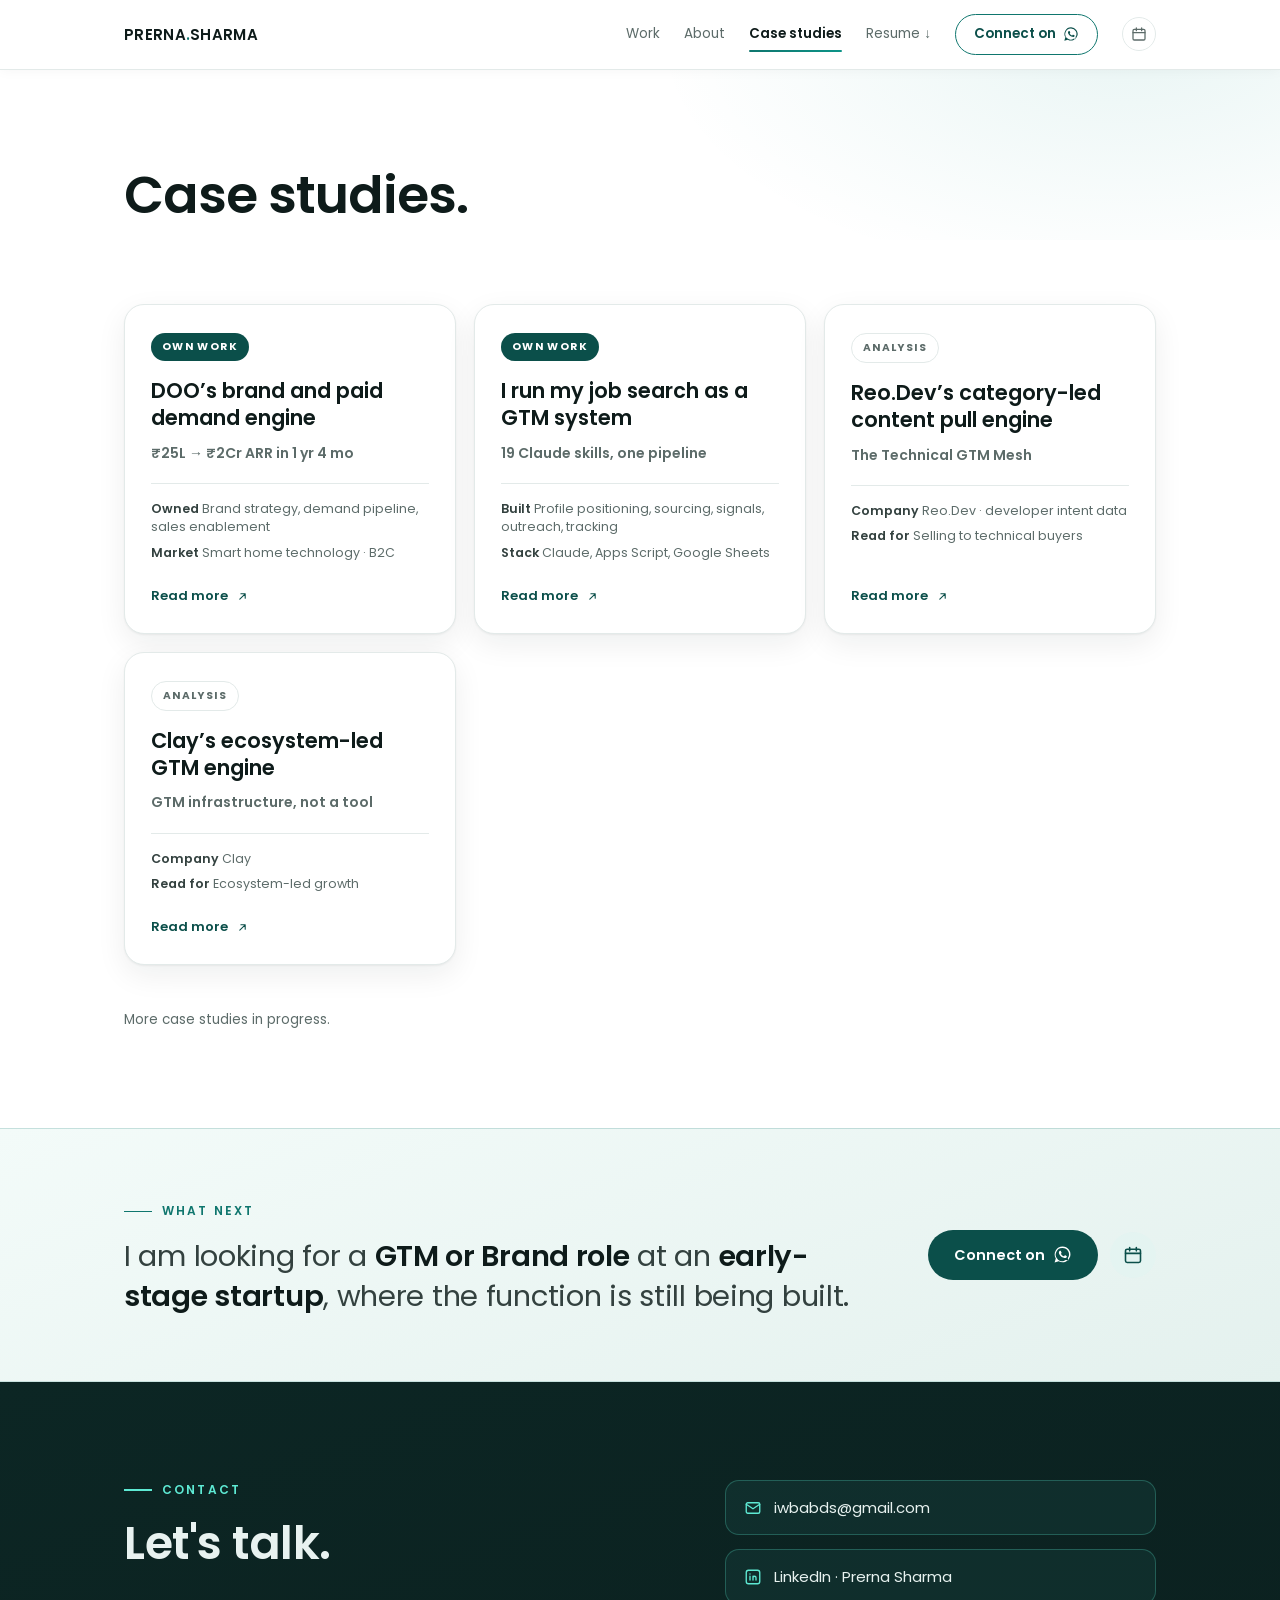
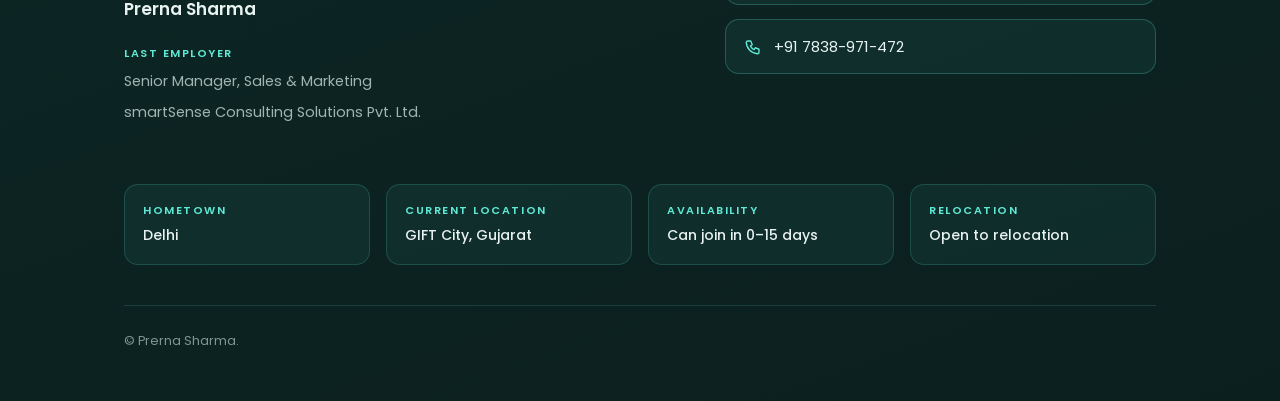
<file: case-studies.html>
<!DOCTYPE html>
<html lang="en">
<head>
<meta charset="UTF-8">
<meta name="viewport" content="width=device-width, initial-scale=1.0">
<meta name="author" content="Prerna Sharma">
<meta name="robots" content="index, follow">
<meta name="theme-color" content="#0F766E">

<!-- Open Graph: WhatsApp, LinkedIn, Facebook, Slack -->
<meta property="og:site_name" content="Prerna Sharma">
<meta property="og:locale" content="en_IN">
<meta property="og:image" content="https://prerna-sharma-portfolio.vercel.app/og-case-studies.png">
<meta property="og:image:secure_url" content="https://prerna-sharma-portfolio.vercel.app/og-case-studies.png">
<meta property="og:image:type" content="image/png">
<meta property="og:image:width" content="1200">
<meta property="og:image:height" content="630">
<meta property="og:image:alt" content="Prerna Sharma. Case studies: own work and analysis.">

<!-- X / Twitter -->
<meta name="twitter:card" content="summary_large_image">
<meta name="twitter:image" content="https://prerna-sharma-portfolio.vercel.app/og-case-studies.png">
<meta name="twitter:image:alt" content="Prerna Sharma. Case studies: own work and analysis.">

<!-- Google Tag Manager -->
<script>(function(w,d,s,l,i){w[l]=w[l]||[];w[l].push({'gtm.start':
new Date().getTime(),event:'gtm.js'});var f=d.getElementsByTagName(s)[0],
j=d.createElement(s),dl=l!='dataLayer'?'&l='+l:'';j.async=true;j.src=
'https://www.googletagmanager.com/gtm.js?id='+i+dl;f.parentNode.insertBefore(j,f);
})(window,document,'script','dataLayer','GTM-KL24WRMT');</script>
<!-- End Google Tag Manager -->
<!-- Google tag (gtag.js) -->
<script async src="https://www.googletagmanager.com/gtag/js?id=G-VHBVT9L6W8"></script>
<script>
  window.dataLayer = window.dataLayer || [];
  function gtag(){dataLayer.push(arguments);}
  gtag('js', new Date());

  gtag('config', 'G-VHBVT9L6W8');
</script>

<!-- Apollo Website Visitor Tracking -->
<script>function initApollo(){var n=Math.random().toString(36).substring(7),o=document.createElement("script");o.src="https://assets.apollo.io/micro/website-tracker/tracker.iife.js?nocache="+n,o.async=!0,o.defer=!0,o.onload=function(){window.trackingFunctions.onLoad({appId:"6a36f9e6c1b01800201efefa"})},document.head.appendChild(o)}initApollo();</script>
<!-- End Apollo Website Visitor Tracking -->

<!-- Leadfeeder Tracking -->
<script> (function(ss,ex){ window.ldfdr=window.ldfdr||function(){(ldfdr._q=ldfdr._q||[]).push([].slice.call(arguments));}; (function(d,s){ fs=d.getElementsByTagName(s)[0]; function ce(src){ var cs=d.createElement(s); cs.src=src; cs.async=1; fs.parentNode.insertBefore(cs,fs); }; ce('https://sc.lfeeder.com/lftracker_v1_'+ss+(ex?'_'+ex:'')+'.js'); })(document,'script'); })('kn9Eq4R0Lbj8RlvP'); </script>
<!-- End Leadfeeder Tracking -->

<link rel="preconnect" href="https://fonts.googleapis.com">
<link rel="preconnect" href="https://fonts.gstatic.com" crossorigin>
<link href="https://fonts.googleapis.com/css2?family=Poppins:wght@400;500;600&display=swap" rel="stylesheet">
<link rel="stylesheet" href="/styles.css">
<title>Case studies &middot; GTM and brand, built and taken apart &middot; Prerna Sharma</title>
<meta name="description" content="Two first-person case studies on work I owned, and two teardowns of GTM engines at Reo.Dev and Clay.">
<link rel="canonical" href="https://prerna-sharma-portfolio.vercel.app/case-studies.html">
<meta property="og:type" content="website">
<meta property="og:url" content="https://prerna-sharma-portfolio.vercel.app/case-studies.html">
<meta property="og:title" content="Case studies &middot; GTM and brand, built and taken apart &middot; Prerna Sharma">
<meta property="og:description" content="Two first-person case studies on work I owned, and two teardowns of GTM engines at Reo.Dev and Clay.">
<meta name="twitter:title" content="Case studies &middot; GTM and brand, built and taken apart &middot; Prerna Sharma">
<meta name="twitter:description" content="Two first-person case studies on work I owned, and two teardowns of GTM engines at Reo.Dev and Clay.">
</head>
<body>
<noscript><iframe src="https://www.googletagmanager.com/ns.html?id=GTM-KL24WRMT" height="0" width="0" style="display:none;visibility:hidden"></iframe></noscript>

<div class="pv-page" data-page="case-studies.html">
<nav>
  <div class="nav-in">
    <a class="logo" href="index.html">PRERNA<span>.</span>SHARMA</a>
    <div class="nav-links"><a href="work.html">Work</a><a href="about.html">About</a><a href="case-studies.html" class="active">Case studies</a><a href="resume.pdf" target="_blank" rel="noopener">Resume &#8595;</a><a class="nav-cta" href="https://wa.me/917838971472" target="_blank" rel="noopener" aria-label="Connect on WhatsApp">Connect on <svg class="wa-mark" viewBox="0 0 24 24" aria-hidden="true"><path d="M12.04 2a9.9 9.9 0 00-8.5 14.95L2 22l5.2-1.5A9.9 9.9 0 1012.04 2zm0 1.8a8.1 8.1 0 016.9 12.4l-.25.4.86 3.1-3.2-.84-.38.22a8.1 8.1 0 01-11.9-9.9A8.1 8.1 0 0112.04 3.8zm-3.1 3.6c-.16 0-.42.06-.64.3-.22.24-.85.83-.85 2.02 0 1.2.87 2.35.99 2.5.12.17 1.7 2.7 4.2 3.68 2.08.82 2.5.66 2.95.62.45-.04 1.45-.6 1.66-1.17.2-.58.2-1.07.14-1.18-.06-.1-.22-.16-.46-.28-.24-.12-1.45-.72-1.67-.8-.22-.08-.39-.12-.55.12-.16.24-.63.8-.77.96-.14.16-.28.18-.52.06-.24-.12-1.03-.38-1.96-1.21-.72-.65-1.21-1.45-1.35-1.69-.14-.24-.02-.37.1-.49.11-.11.24-.28.36-.42.12-.14.16-.24.24-.4.08-.16.04-.3-.02-.42-.06-.12-.55-1.33-.75-1.82-.2-.47-.4-.41-.55-.42h-.47z"/></svg></a><a class="nav-cal" href="https://calendly.com/iwbabds" target="_blank" rel="noopener" aria-label="Book a call" title="Book a call"><svg viewBox="0 0 24 24" aria-hidden="true"><rect x="3" y="5" width="18" height="16" rx="2"/><path d="M8 3v4M16 3v4M3 10h18"/></svg></a></div>
  </div>
</nav>

<section class="page-head">
  <div class="wrap">
    <h1 class="rv">Case studies.</h1>
  </div>
</section>

<section style="padding-top:64px">
  <div class="wrap">
    <div class="cs-idx-grid">
      <a class="td-card rv" href="doo-case-study.html">
        <span class="cs-tag own">Own work</span>
        <h3>DOO&#8217;s brand and paid demand engine</h3>
        <p class="cs-head-line">&#8377;25L &#8594; &#8377;2Cr ARR in 1 yr 4 mo</p>
        <div class="td-scope"><span><b>Owned</b> Brand strategy, demand pipeline, sales enablement</span><span><b>Market</b> Smart home technology &middot; B2C</span></div>
        <span class="td-go">Read more <svg viewBox="0 0 24 24" aria-hidden="true"><path d="M7 17L17 7M9 7h8v8"/></svg></span>
      </a>
      <a class="td-card rv" href="job-search-system.html">
        <span class="cs-tag own">Own work</span>
        <h3>I run my job search as a GTM system</h3>
        <p class="cs-head-line">19 Claude skills, one pipeline</p>
        <div class="td-scope"><span><b>Built</b> Profile positioning, sourcing, signals, outreach, tracking</span><span><b>Stack</b> Claude, Apps Script, Google Sheets</span></div>
        <span class="td-go">Read more <svg viewBox="0 0 24 24" aria-hidden="true"><path d="M7 17L17 7M9 7h8v8"/></svg></span>
      </a>
      <a class="td-card rv" href="reo-case-study.html">
        <span class="cs-tag ana">Analysis</span>
        <h3>Reo.Dev&#8217;s category-led content pull engine</h3>
        <p class="cs-head-line">The Technical GTM Mesh</p>
        <div class="td-scope"><span><b>Company</b> Reo.Dev &middot; developer intent data</span><span><b>Read for</b> Selling to technical buyers</span></div>
        <span class="td-go">Read more <svg viewBox="0 0 24 24" aria-hidden="true"><path d="M7 17L17 7M9 7h8v8"/></svg></span>
      </a>
      <a class="td-card rv" href="clay-case-study.html">
        <span class="cs-tag ana">Analysis</span>
        <h3>Clay&#8217;s ecosystem-led GTM engine</h3>
        <p class="cs-head-line">GTM infrastructure, not a tool</p>
        <div class="td-scope"><span><b>Company</b> Clay</span><span><b>Read for</b> Ecosystem-led growth</span></div>
        <span class="td-go">Read more <svg viewBox="0 0 24 24" aria-hidden="true"><path d="M7 17L17 7M9 7h8v8"/></svg></span>
      </a>
    </div>
    <p class="cs-note rv">More case studies in progress.</p>
  </div>
</section>

<section id="looking">
  <div class="lf-band">
    <div class="wrap">
      <div class="lf-text">
        <div class="eyebrow rv">What next</div>
        <h2 class="rv">I am looking for a <b>GTM or Brand role</b> at an <b>early-stage startup</b>, where the function is still being built.</h2>
      </div>
      <div class="rv lf-cta"><a class="btn-call" href="https://wa.me/917838971472" target="_blank" rel="noopener" aria-label="Connect on WhatsApp">Connect on <svg class="wa-mark" viewBox="0 0 24 24" aria-hidden="true"><path d="M12.04 2a9.9 9.9 0 00-8.5 14.95L2 22l5.2-1.5A9.9 9.9 0 1012.04 2zm0 1.8a8.1 8.1 0 016.9 12.4l-.25.4.86 3.1-3.2-.84-.38.22a8.1 8.1 0 01-11.9-9.9A8.1 8.1 0 0112.04 3.8zm-3.1 3.6c-.16 0-.42.06-.64.3-.22.24-.85.83-.85 2.02 0 1.2.87 2.35.99 2.5.12.17 1.7 2.7 4.2 3.68 2.08.82 2.5.66 2.95.62.45-.04 1.45-.6 1.66-1.17.2-.58.2-1.07.14-1.18-.06-.1-.22-.16-.46-.28-.24-.12-1.45-.72-1.67-.8-.22-.08-.39-.12-.55.12-.16.24-.63.8-.77.96-.14.16-.28.18-.52.06-.24-.12-1.03-.38-1.96-1.21-.72-.65-1.21-1.45-1.35-1.69-.14-.24-.02-.37.1-.49.11-.11.24-.28.36-.42.12-.14.16-.24.24-.4.08-.16.04-.3-.02-.42-.06-.12-.55-1.33-.75-1.82-.2-.47-.4-.41-.55-.42h-.47z"/></svg></a><a class="btn-cal ico" href="https://calendly.com/iwbabds" target="_blank" rel="noopener" aria-label="Book a call" title="Book a call"><svg viewBox="0 0 24 24" aria-hidden="true"><rect x="3" y="5" width="18" height="16" rx="2"/><path d="M8 3v4M16 3v4M3 10h18"/></svg></a></div>
    </div>
  </div>
</section>

<footer id="contact">
  <div class="wrap">
    <div class="foot-grid">
      <div>
        <div class="eyebrow rv">Contact</div>
        <h2 class="rv">Let's talk.</h2>
        <div class="foot-info rv">
          <p>Prerna Sharma</p>
          <p class="fi-label">Last employer</p>
          <p>Senior Manager, Sales &amp; Marketing</p>
          <p>smartSense Consulting Solutions Pvt. Ltd.</p>
        </div>
      </div>
      <div class="foot-links rv">
        <a href="mailto:iwbabds@gmail.com"><svg viewBox="0 0 24 24"><rect x="3" y="5" width="18" height="14" rx="2"/><path d="M3 7l9 6 9-6"/></svg>iwbabds@gmail.com</a>
        <a href="https://www.linkedin.com/in/prerna-sharma-2a5a88181/" target="_blank" rel="noopener"><svg viewBox="0 0 24 24"><rect x="3" y="3" width="18" height="18" rx="3"/><path d="M8 11v5M8 8v.01M12 16v-5M16 16v-3a2 2 0 00-4 0"/></svg>LinkedIn · Prerna Sharma</a>
        <a href="tel:+917838971472"><svg viewBox="0 0 24 24"><path d="M5 4h4l2 5-2.5 1.5a11 11 0 005 5L15 13l5 2v4a2 2 0 01-2 2A16 16 0 013 6a2 2 0 012-2z"/></svg>+91 7838-971-472</a>
      </div>
    </div>
    <div class="foot-facts rv">
      <div class="ff"><span class="ff-label">Hometown</span><span class="ff-value">Delhi</span></div>
      <div class="ff"><span class="ff-label">Current location</span><span class="ff-value">GIFT City, Gujarat</span></div>
      <div class="ff"><span class="ff-label">Availability</span><span class="ff-value">Can join in 0&#8211;15 days</span></div>
      <div class="ff"><span class="ff-label">Relocation</span><span class="ff-value">Open to relocation</span></div>
    </div>
    <div class="foot-bottom">
      <span>© Prerna Sharma.</span>
    </div>
  </div>
</footer>
</div>

<script src="/app.js"></script>
</body>
</html>
</file>
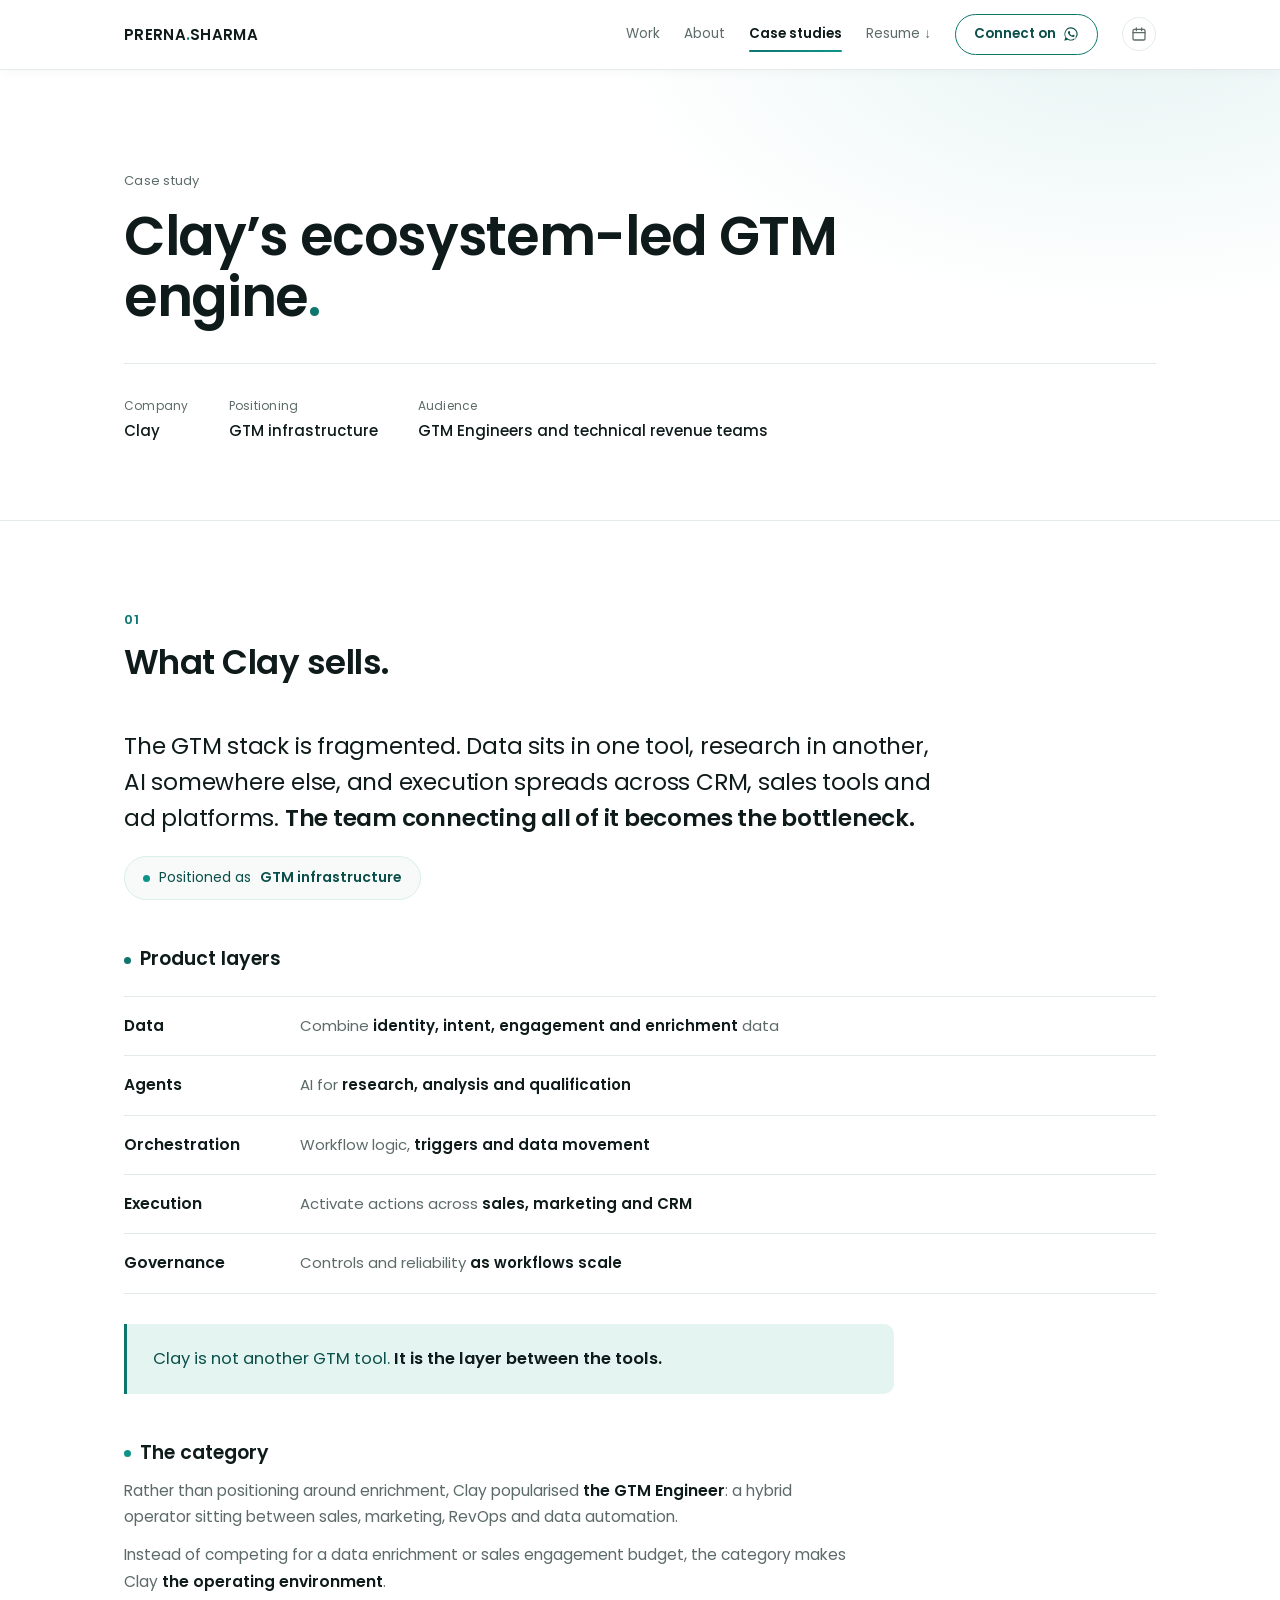
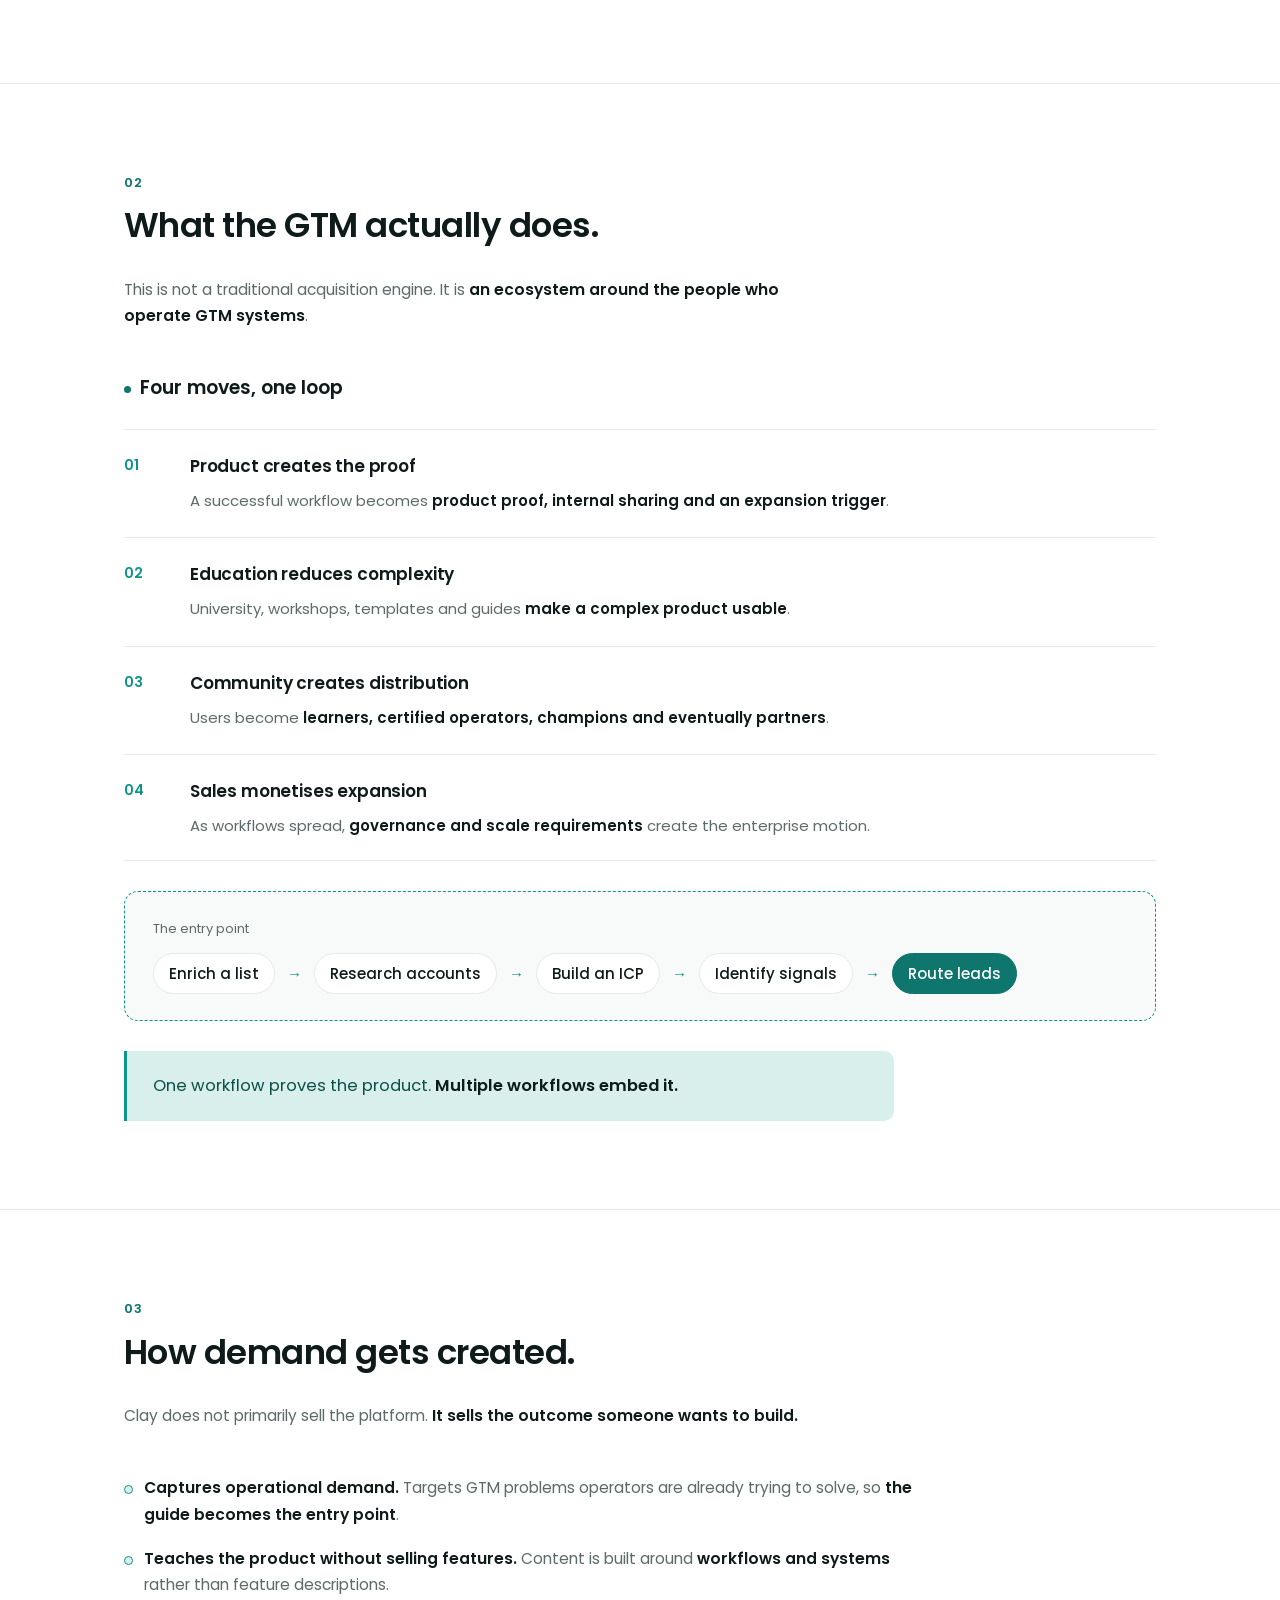
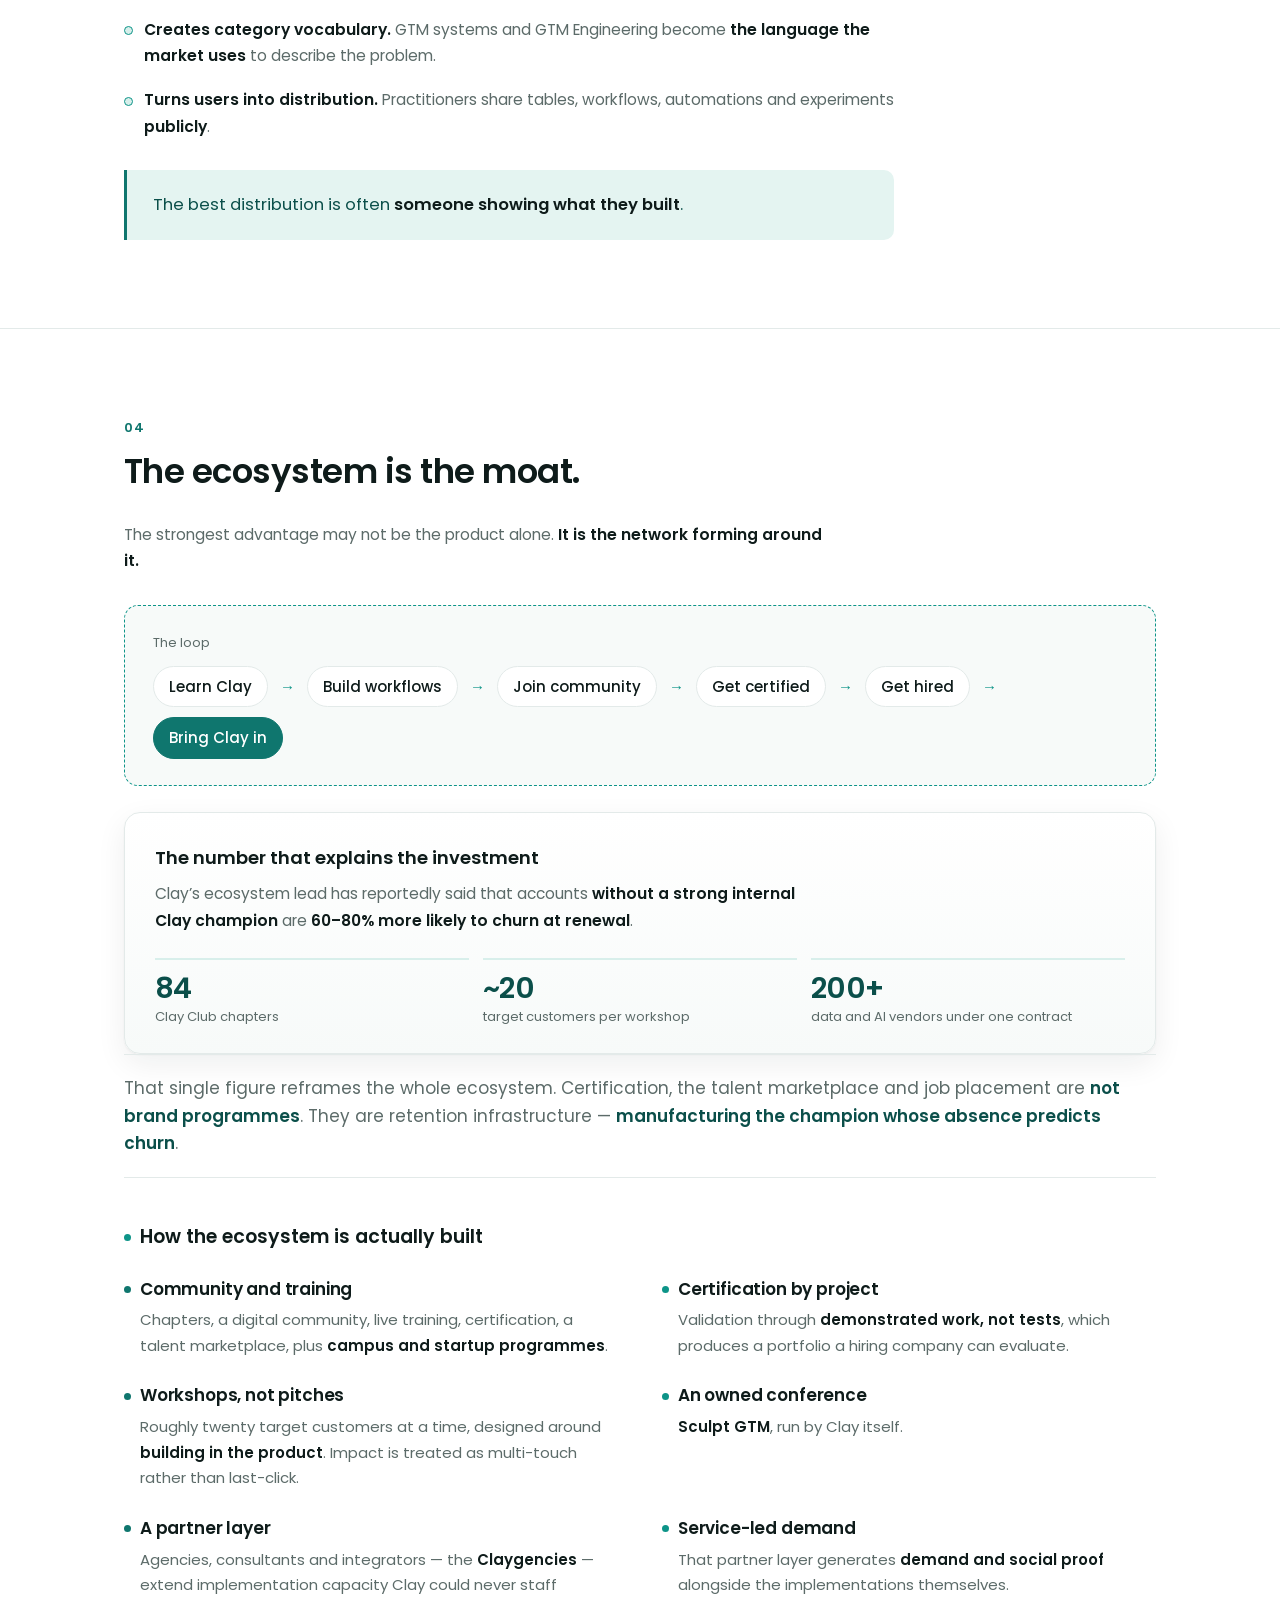
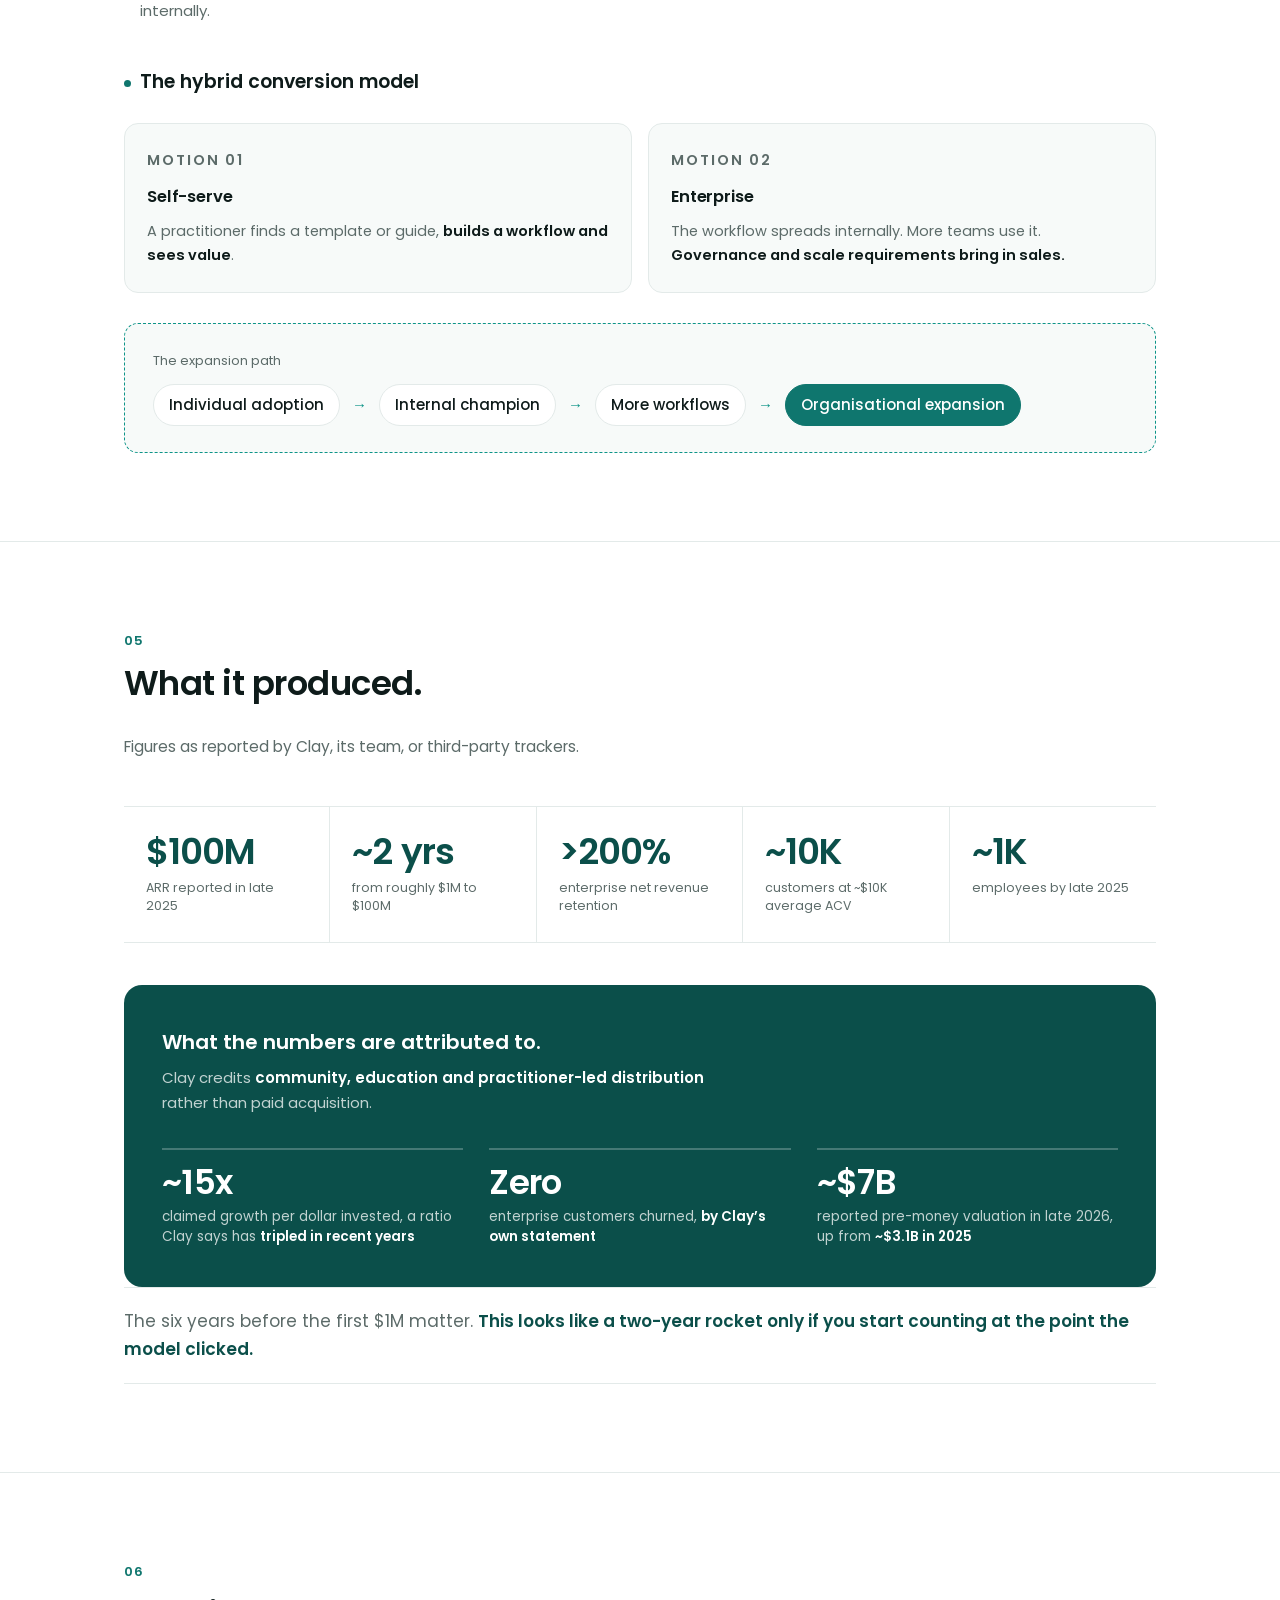
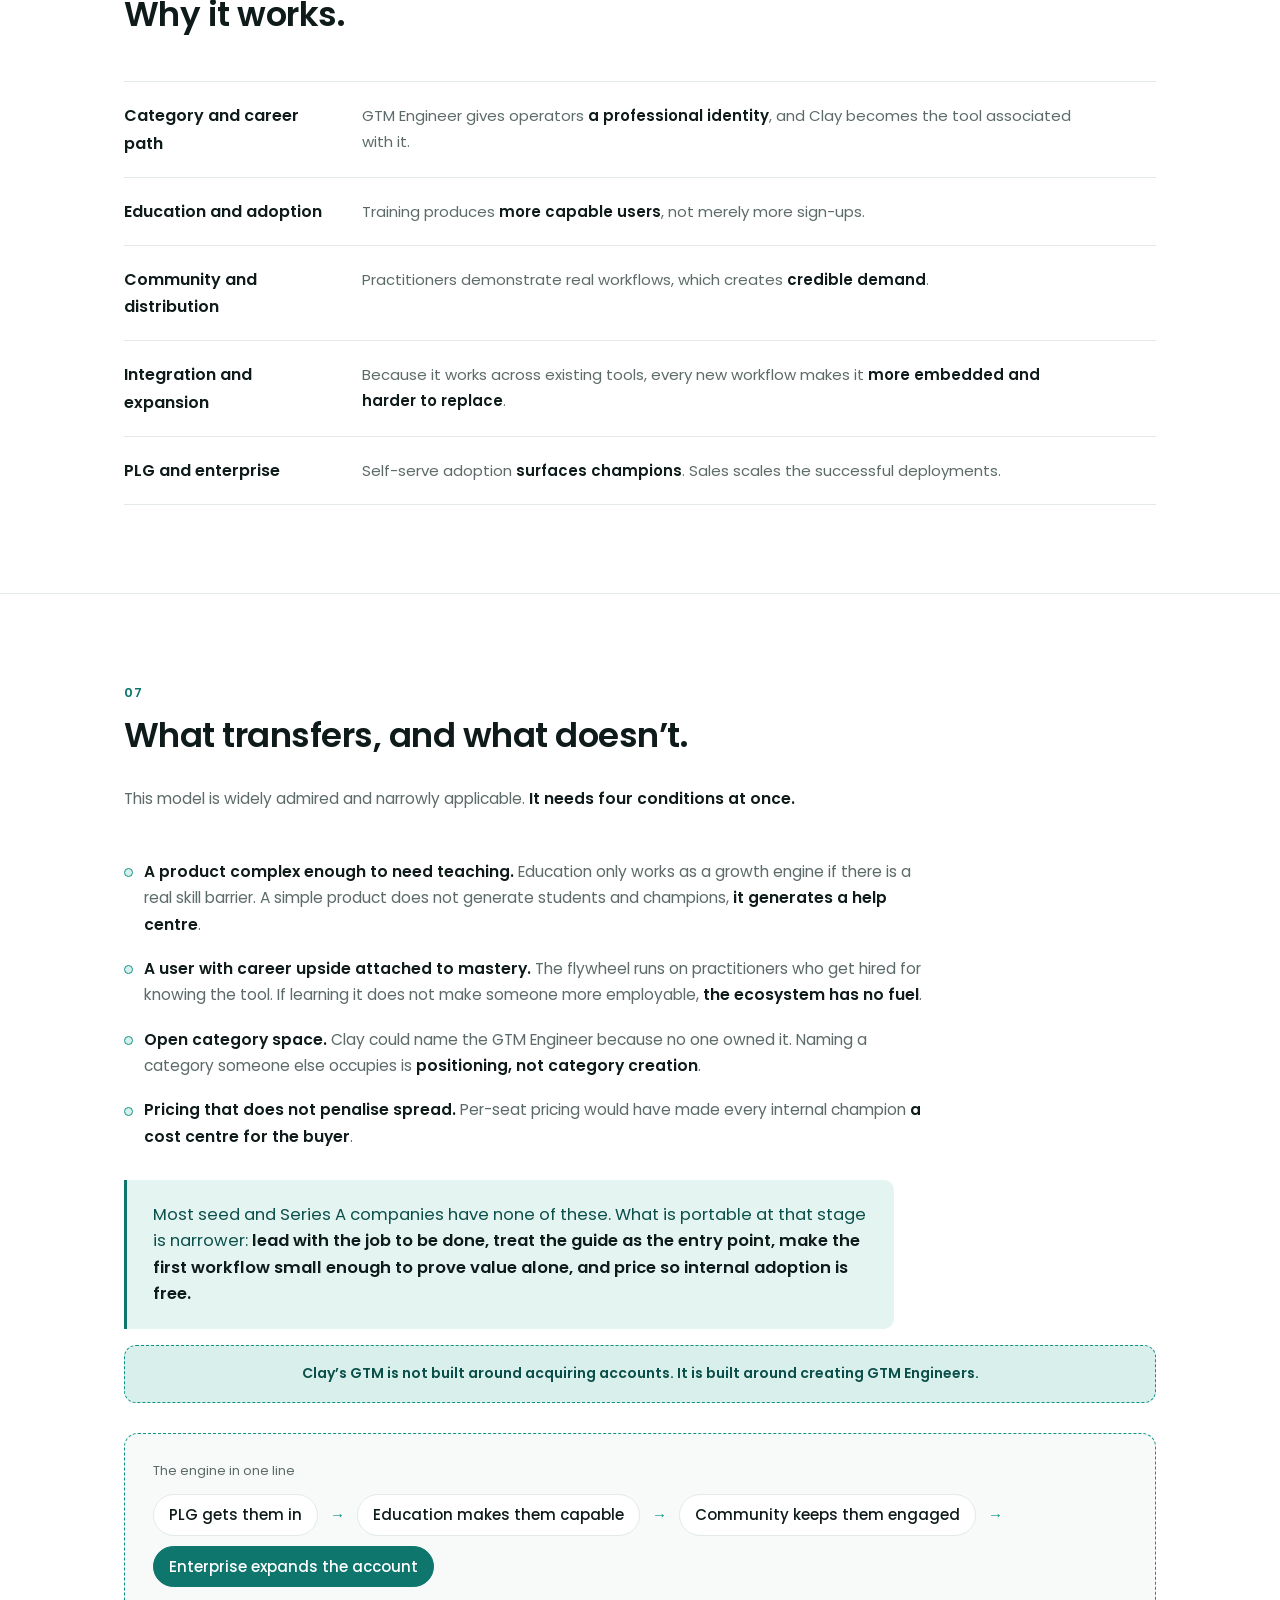
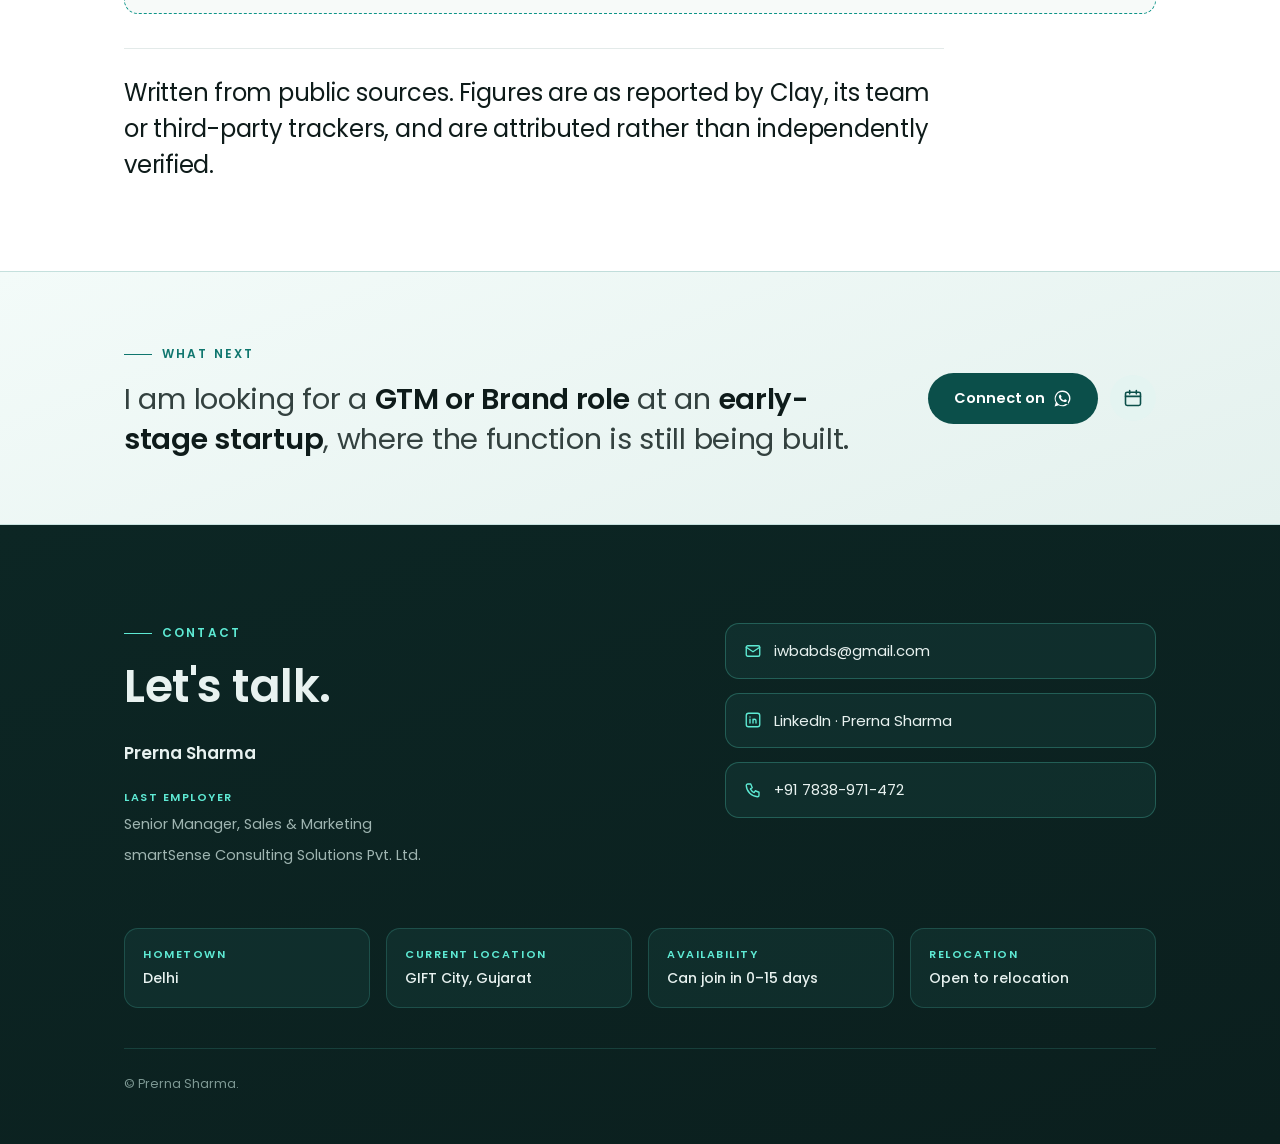
<file: clay-case-study.html>
<!DOCTYPE html>
<html lang="en">
<head>
<meta charset="UTF-8">
<meta name="viewport" content="width=device-width, initial-scale=1.0">
<meta name="author" content="Prerna Sharma">
<meta name="robots" content="index, follow">
<meta name="theme-color" content="#0F766E">

<!-- Open Graph: WhatsApp, LinkedIn, Facebook, Slack -->
<meta property="og:site_name" content="Prerna Sharma">
<meta property="og:locale" content="en_IN">
<meta property="og:image" content="https://prerna-sharma-portfolio.vercel.app/og-clay.png">
<meta property="og:image:secure_url" content="https://prerna-sharma-portfolio.vercel.app/og-clay.png">
<meta property="og:image:type" content="image/png">
<meta property="og:image:width" content="1200">
<meta property="og:image:height" content="630">
<meta property="og:image:alt" content="Prerna Sharma. Analysis of Clay’s ecosystem-led GTM engine: GTM infrastructure and ecosystem-led growth.">

<!-- X / Twitter -->
<meta name="twitter:card" content="summary_large_image">
<meta name="twitter:image" content="https://prerna-sharma-portfolio.vercel.app/og-clay.png">
<meta name="twitter:image:alt" content="Prerna Sharma. Analysis of Clay’s ecosystem-led GTM engine: GTM infrastructure and ecosystem-led growth.">

<!-- Google Tag Manager -->
<script>(function(w,d,s,l,i){w[l]=w[l]||[];w[l].push({'gtm.start':
new Date().getTime(),event:'gtm.js'});var f=d.getElementsByTagName(s)[0],
j=d.createElement(s),dl=l!='dataLayer'?'&l='+l:'';j.async=true;j.src=
'https://www.googletagmanager.com/gtm.js?id='+i+dl;f.parentNode.insertBefore(j,f);
})(window,document,'script','dataLayer','GTM-KL24WRMT');</script>
<!-- End Google Tag Manager -->
<!-- Google tag (gtag.js) -->
<script async src="https://www.googletagmanager.com/gtag/js?id=G-VHBVT9L6W8"></script>
<script>
  window.dataLayer = window.dataLayer || [];
  function gtag(){dataLayer.push(arguments);}
  gtag('js', new Date());

  gtag('config', 'G-VHBVT9L6W8');
</script>

<!-- Apollo Website Visitor Tracking -->
<script>function initApollo(){var n=Math.random().toString(36).substring(7),o=document.createElement("script");o.src="https://assets.apollo.io/micro/website-tracker/tracker.iife.js?nocache="+n,o.async=!0,o.defer=!0,o.onload=function(){window.trackingFunctions.onLoad({appId:"6a36f9e6c1b01800201efefa"})},document.head.appendChild(o)}initApollo();</script>
<!-- End Apollo Website Visitor Tracking -->

<!-- Leadfeeder Tracking -->
<script> (function(ss,ex){ window.ldfdr=window.ldfdr||function(){(ldfdr._q=ldfdr._q||[]).push([].slice.call(arguments));}; (function(d,s){ fs=d.getElementsByTagName(s)[0]; function ce(src){ var cs=d.createElement(s); cs.src=src; cs.async=1; fs.parentNode.insertBefore(cs,fs); }; ce('https://sc.lfeeder.com/lftracker_v1_'+ss+(ex?'_'+ex:'')+'.js'); })(document,'script'); })('kn9Eq4R0Lbj8RlvP'); </script>
<!-- End Leadfeeder Tracking -->

<link rel="preconnect" href="https://fonts.googleapis.com">
<link rel="preconnect" href="https://fonts.gstatic.com" crossorigin>
<link href="https://fonts.googleapis.com/css2?family=Poppins:wght@400;500;600&display=swap" rel="stylesheet">
<link rel="stylesheet" href="/styles.css">
<title>Clay&#8217;s ecosystem-led GTM engine &middot; GTM teardown &middot; Prerna Sharma</title>
<meta name="description" content="A teardown of Clay as GTM infrastructure rather than a tool — how the ecosystem, the community and the product loop feed each other.">
<link rel="canonical" href="https://prerna-sharma-portfolio.vercel.app/clay-case-study.html">
<meta property="og:type" content="article">
<meta property="og:url" content="https://prerna-sharma-portfolio.vercel.app/clay-case-study.html">
<meta property="og:title" content="Clay&#8217;s ecosystem-led GTM engine &middot; GTM teardown &middot; Prerna Sharma">
<meta property="og:description" content="A teardown of Clay as GTM infrastructure rather than a tool — how the ecosystem, the community and the product loop feed each other.">
<meta name="twitter:title" content="Clay&#8217;s ecosystem-led GTM engine &middot; GTM teardown &middot; Prerna Sharma">
<meta name="twitter:description" content="A teardown of Clay as GTM infrastructure rather than a tool — how the ecosystem, the community and the product loop feed each other.">
</head>
<body>
<noscript><iframe src="https://www.googletagmanager.com/ns.html?id=GTM-KL24WRMT" height="0" width="0" style="display:none;visibility:hidden"></iframe></noscript>

<div class="pv-page csd" data-page="clay-case-study.html">
<nav>
  <div class="nav-in">
    <a class="logo" href="index.html">PRERNA<span>.</span>SHARMA</a>
    <div class="nav-links"><a href="work.html">Work</a><a href="about.html">About</a><a href="case-studies.html" class="active">Case studies</a><a href="resume.pdf" target="_blank" rel="noopener">Resume &#8595;</a><a class="nav-cta" href="https://wa.me/917838971472" target="_blank" rel="noopener" aria-label="Connect on WhatsApp">Connect on <svg class="wa-mark" viewBox="0 0 24 24" aria-hidden="true"><path d="M12.04 2a9.9 9.9 0 00-8.5 14.95L2 22l5.2-1.5A9.9 9.9 0 1012.04 2zm0 1.8a8.1 8.1 0 016.9 12.4l-.25.4.86 3.1-3.2-.84-.38.22a8.1 8.1 0 01-11.9-9.9A8.1 8.1 0 0112.04 3.8zm-3.1 3.6c-.16 0-.42.06-.64.3-.22.24-.85.83-.85 2.02 0 1.2.87 2.35.99 2.5.12.17 1.7 2.7 4.2 3.68 2.08.82 2.5.66 2.95.62.45-.04 1.45-.6 1.66-1.17.2-.58.2-1.07.14-1.18-.06-.1-.22-.16-.46-.28-.24-.12-1.45-.72-1.67-.8-.22-.08-.39-.12-.55.12-.16.24-.63.8-.77.96-.14.16-.28.18-.52.06-.24-.12-1.03-.38-1.96-1.21-.72-.65-1.21-1.45-1.35-1.69-.14-.24-.02-.37.1-.49.11-.11.24-.28.36-.42.12-.14.16-.24.24-.4.08-.16.04-.3-.02-.42-.06-.12-.55-1.33-.75-1.82-.2-.47-.4-.41-.55-.42h-.47z"/></svg></a><a class="nav-cal" href="https://calendly.com/iwbabds" target="_blank" rel="noopener" aria-label="Book a call" title="Book a call"><svg viewBox="0 0 24 24" aria-hidden="true"><rect x="3" y="5" width="18" height="16" rx="2"/><path d="M8 3v4M16 3v4M3 10h18"/></svg></a></div>
  </div>
</nav>

<section class="lead">
  <div class="wrap">
    <p class="kicker rv">Case study</p>
    <h1 class="rv">Clay&#8217;s ecosystem-led GTM engine<span>.</span></h1>

    <dl class="lead-meta rv">
      <div><dt>Company</dt><dd>Clay</dd></div>
      <div><dt>Positioning</dt><dd>GTM infrastructure</dd></div>
      <div><dt>Audience</dt><dd>GTM Engineers and technical revenue teams</dd></div>
    </dl>
  </div>
</section>

<!-- 01 -->
<section id="s1">
  <div class="wrap">
    <p class="sec-num rv">01</p>
    <h2 class="sec-title rv">What Clay sells.</h2>

    <div class="blk rv" style="margin-top:30px">
      <p class="thesis">The GTM stack is fragmented. Data sits in one tool, research in another, AI somewhere else, and execution spreads across CRM, sales tools and ad platforms. <b>The team connecting all of it becomes the bottleneck.</b></p>
      <span class="postn"><i></i>Positioned as <b>GTM infrastructure</b></span>
    </div>

    <div class="blk rv">
      <h3 class="blk-h">Product layers</h3>
      <dl class="layers">
        <div class="layer"><dt>Data</dt><dd>Combine <b>identity, intent, engagement and enrichment</b> data</dd></div>
        <div class="layer"><dt>Agents</dt><dd>AI for <b>research, analysis and qualification</b></dd></div>
        <div class="layer"><dt>Orchestration</dt><dd>Workflow logic, <b>triggers and data movement</b></dd></div>
        <div class="layer"><dt>Execution</dt><dd>Activate actions across <b>sales, marketing and CRM</b></dd></div>
        <div class="layer"><dt>Governance</dt><dd>Controls and reliability <b>as workflows scale</b></dd></div>
      </dl>
    </div>

    <div class="pull rv">Clay is not another GTM tool. <b>It is the layer between the tools.</b></div>

    <div class="blk rv">
      <h3 class="blk-h alt">The category</h3>
      <p>Rather than positioning around enrichment, Clay popularised <b>the GTM Engineer</b>: a hybrid operator sitting between sales, marketing, RevOps and data automation.</p>
      <p>Instead of competing for a data enrichment or sales engagement budget, the category makes Clay <b>the operating environment</b>.</p>
    </div>
  </div>
</section>


<!-- 02 -->
<section id="s2" class="divide">
  <div class="wrap">
    <p class="sec-num rv">02</p>
    <h2 class="sec-title rv">What the GTM actually does.</h2>
    <p class="sec-sub rv">This is not a traditional acquisition engine. It is <b>an ecosystem around the people who operate GTM systems</b>.</p>

    <div class="blk rv">
      <h3 class="blk-h">Four moves, one loop</h3>
      <div class="nums">
        <div class="num-i">
          <span class="n">01</span>
          <div>
            <h4>Product creates the proof</h4>
            <p>A successful workflow becomes <b>product proof, internal sharing and an expansion trigger</b>.</p>
          </div>
        </div>
        <div class="num-i">
          <span class="n">02</span>
          <div>
            <h4>Education reduces complexity</h4>
            <p>University, workshops, templates and guides <b>make a complex product usable</b>.</p>
          </div>
        </div>
        <div class="num-i">
          <span class="n">03</span>
          <div>
            <h4>Community creates distribution</h4>
            <p>Users become <b>learners, certified operators, champions and eventually partners</b>.</p>
          </div>
        </div>
        <div class="num-i">
          <span class="n">04</span>
          <div>
            <h4>Sales monetises expansion</h4>
            <p>As workflows spread, <b>governance and scale requirements</b> create the enterprise motion.</p>
          </div>
        </div>
      </div>
    </div>

    <div class="chain rv">
      <p class="lbl">The entry point</p>
      <div class="steps">
        <span class="st">Enrich a list</span>
        <span class="ar">&#8594;</span>
        <span class="st">Research accounts</span>
        <span class="ar">&#8594;</span>
        <span class="st">Build an ICP</span>
        <span class="ar">&#8594;</span>
        <span class="st">Identify signals</span>
        <span class="ar">&#8594;</span>
        <span class="st hi">Route leads</span>
      </div>
    </div>

    <div class="pull c rv">One workflow proves the product. <b>Multiple workflows embed it.</b></div>
  </div>
</section>

<!-- 03 -->
<section id="s3" class="divide">
  <div class="wrap">
    <p class="sec-num rv">03</p>
    <h2 class="sec-title rv">How demand gets created.</h2>
    <p class="sec-sub rv">Clay does not primarily sell the platform. <b>It sells the outcome someone wants to build.</b></p>

    <div class="blk rv">
      <ul class="bl">
        <li><b>Captures operational demand.</b> Targets GTM problems operators are already trying to solve, so <b>the guide becomes the entry point</b>.</li>
        <li><b>Teaches the product without selling features.</b> Content is built around <b>workflows and systems</b> rather than feature descriptions.</li>
        <li><b>Creates category vocabulary.</b> GTM systems and GTM Engineering become <b>the language the market uses</b> to describe the problem.</li>
        <li><b>Turns users into distribution.</b> Practitioners share tables, workflows, automations and experiments <b>publicly</b>.</li>
      </ul>
    </div>

    <div class="pull rv">The best distribution is often <b>someone showing what they built</b>.</div>
  </div>
</section>

<!-- 04 -->
<section id="s4" class="divide">
  <div class="wrap">
    <p class="sec-num rv">04</p>
    <h2 class="sec-title rv">The ecosystem is the moat.</h2>
    <p class="sec-sub rv">The strongest advantage may not be the product alone. <b>It is the network forming around it.</b></p>

    <div class="chain rv">
      <p class="lbl">The loop</p>
      <div class="steps">
        <span class="st">Learn Clay</span>
        <span class="ar">&#8594;</span>
        <span class="st">Build workflows</span>
        <span class="ar">&#8594;</span>
        <span class="st">Join community</span>
        <span class="ar">&#8594;</span>
        <span class="st">Get certified</span>
        <span class="ar">&#8594;</span>
        <span class="st">Get hired</span>
        <span class="ar">&#8594;</span>
        <span class="st hi">Bring Clay in</span>
      </div>
    </div>

    <div class="moat rv">
      <h4>The number that explains the investment</h4>
      <p>Clay&#8217;s ecosystem lead has reportedly said that accounts <b>without a strong internal Clay champion</b> are <b>60&#8211;80% more likely to churn at renewal</b>.</p>
      <div class="moat-n">
        <div><b>84</b><span>Clay Club chapters</span></div>
        <div><b>~20</b><span>target customers per workshop</span></div>
        <div><b>200+</b><span>data and AI vendors under one contract</span></div>
      </div>
    </div>

    <p class="statline rv">That single figure reframes the whole ecosystem. Certification, the talent marketplace and job placement are <b>not brand programmes</b>. They are retention infrastructure &#8212; <b>manufacturing the champion whose absence predicts churn</b>.</p>

    <div class="blk rv">
      <h3 class="blk-h alt">How the ecosystem is actually built</h3>
      <div class="pil">
        <div class="pil-i">
          <h4>Community and training</h4>
          <p>Chapters, a digital community, live training, certification, a talent marketplace, plus <b>campus and startup programmes</b>.</p>
        </div>
        <div class="pil-i">
          <h4>Certification by project</h4>
          <p>Validation through <b>demonstrated work, not tests</b>, which produces a portfolio a hiring company can evaluate.</p>
        </div>
        <div class="pil-i">
          <h4>Workshops, not pitches</h4>
          <p>Roughly twenty target customers at a time, designed around <b>building in the product</b>. Impact is treated as multi-touch rather than last-click.</p>
        </div>
        <div class="pil-i">
          <h4>An owned conference</h4>
          <p><b>Sculpt GTM</b>, run by Clay itself.</p>
        </div>
        <div class="pil-i">
          <h4>A partner layer</h4>
          <p>Agencies, consultants and integrators &#8212; the <b>Claygencies</b> &#8212; extend implementation capacity Clay could never staff internally.</p>
        </div>
        <div class="pil-i">
          <h4>Service-led demand</h4>
          <p>That partner layer generates <b>demand and social proof</b> alongside the implementations themselves.</p>
        </div>
      </div>
    </div>

    <div class="blk rv">
      <h3 class="blk-h">The hybrid conversion model</h3>
      <div class="two">
        <div class="two-i">
          <p class="tk">Motion 01</p>
          <h4>Self-serve</h4>
          <p>A practitioner finds a template or guide, <b>builds a workflow and sees value</b>.</p>
        </div>
        <div class="two-i">
          <p class="tk">Motion 02</p>
          <h4>Enterprise</h4>
          <p>The workflow spreads internally. More teams use it. <b>Governance and scale requirements bring in sales.</b></p>
        </div>
      </div>
    </div>

    <div class="chain rv">
      <p class="lbl">The expansion path</p>
      <div class="steps">
        <span class="st">Individual adoption</span>
        <span class="ar">&#8594;</span>
        <span class="st">Internal champion</span>
        <span class="ar">&#8594;</span>
        <span class="st">More workflows</span>
        <span class="ar">&#8594;</span>
        <span class="st hi">Organisational expansion</span>
      </div>
    </div>
  </div>
</section>


<!-- 05 -->
<section id="s5" class="divide">
  <div class="wrap">
    <p class="sec-num rv">05</p>
    <h2 class="sec-title rv">What it produced.</h2>
    <p class="sec-sub rv">Figures as reported by Clay, its team, or third-party trackers.</p>

    <div class="blk rv">
      <div class="kpi">
        <div><b>$100M</b><span>ARR reported in late 2025</span></div>
        <div><b>~2 yrs</b><span>from roughly $1M to $100M</span></div>
        <div><b>&gt;200%</b><span>enterprise net revenue retention</span></div>
        <div><b>~10K</b><span>customers at ~$10K average ACV</span></div>
        <div><b>~1K</b><span>employees by late 2025</span></div>
      </div>
    </div>

    <div class="proof rv">
      <h3>What the numbers are attributed to.</h3>
      <p>Clay credits <b>community, education and practitioner-led distribution</b> rather than paid acquisition.</p>
      <div class="proof-g">
        <div><b>~15x</b><span>claimed growth per dollar invested, a ratio Clay says has <b>tripled in recent years</b></span></div>
        <div><b>Zero</b><span>enterprise customers churned, <b>by Clay&#8217;s own statement</b></span></div>
        <div><b>~$7B</b><span>reported pre-money valuation in late 2026, up from <b>~$3.1B in 2025</b></span></div>
      </div>
    </div>

    <p class="statline rv">The six years before the first $1M matter. <b>This looks like a two-year rocket only if you start counting at the point the model clicked.</b></p>
  </div>
</section>


<!-- 06 -->
<section id="s6" class="divide">
  <div class="wrap">
    <p class="sec-num rv">06</p>
    <h2 class="sec-title rv">Why it works.</h2>

    <div class="blk rv" style="margin-top:30px">
      <div class="tac">
        <div class="tac-i">
          <h4>Category and career path</h4>
          <p>GTM Engineer gives operators <b>a professional identity</b>, and Clay becomes the tool associated with it.</p>
        </div>
        <div class="tac-i">
          <h4>Education and adoption</h4>
          <p>Training produces <b>more capable users</b>, not merely more sign-ups.</p>
        </div>
        <div class="tac-i">
          <h4>Community and distribution</h4>
          <p>Practitioners demonstrate real workflows, which creates <b>credible demand</b>.</p>
        </div>
        <div class="tac-i">
          <h4>Integration and expansion</h4>
          <p>Because it works across existing tools, every new workflow makes it <b>more embedded and harder to replace</b>.</p>
        </div>
        <div class="tac-i">
          <h4>PLG and enterprise</h4>
          <p>Self-serve adoption <b>surfaces champions</b>. Sales scales the successful deployments.</p>
        </div>
      </div>
    </div>
  </div>
</section>

<!-- 07 -->
<section id="s7" class="divide">
  <div class="wrap">
    <p class="sec-num rv">07</p>
    <h2 class="sec-title rv">What transfers, and what doesn&#8217;t.</h2>
    <p class="sec-sub rv">This model is widely admired and narrowly applicable. <b>It needs four conditions at once.</b></p>

    <div class="blk rv">
      <ul class="bl">
        <li><b>A product complex enough to need teaching.</b> Education only works as a growth engine if there is a real skill barrier. A simple product does not generate students and champions, <b>it generates a help centre</b>.</li>
        <li><b>A user with career upside attached to mastery.</b> The flywheel runs on practitioners who get hired for knowing the tool. If learning it does not make someone more employable, <b>the ecosystem has no fuel</b>.</li>
        <li><b>Open category space.</b> Clay could name the GTM Engineer because no one owned it. Naming a category someone else occupies is <b>positioning, not category creation</b>.</li>
        <li><b>Pricing that does not penalise spread.</b> Per-seat pricing would have made every internal champion <b>a cost centre for the buyer</b>.</li>
      </ul>
    </div>

    <div class="pull rv">Most seed and Series A companies have none of these. What is portable at that stage is narrower: <b>lead with the job to be done, treat the guide as the entry point, make the first workflow small enough to prove value alone, and price so internal adoption is free.</b></div>

    <div class="verdict rv">Clay&#8217;s GTM is not built around acquiring accounts. It is built around creating GTM Engineers.</div>

    <div class="chain rv">
      <p class="lbl">The engine in one line</p>
      <div class="steps">
        <span class="st">PLG gets them in</span>
        <span class="ar">&#8594;</span>
        <span class="st">Education makes them capable</span>
        <span class="ar">&#8594;</span>
        <span class="st">Community keeps them engaged</span>
        <span class="ar">&#8594;</span>
        <span class="st hi">Enterprise expands the account</span>
      </div>
    </div>

    <p class="closing">Written from public sources. Figures are as reported by Clay, its team or third-party trackers, and are attributed rather than independently verified.</p>
  </div>
</section>

<section id="looking">
  <div class="lf-band">
    <div class="wrap">
      <div class="lf-text">
        <div class="eyebrow rv">What next</div>
        <h2 class="rv">I am looking for a <b>GTM or Brand role</b> at an <b>early-stage startup</b>, where the function is still being built.</h2>
      </div>
      <div class="rv lf-cta"><a class="btn-call" href="https://wa.me/917838971472" target="_blank" rel="noopener" aria-label="Connect on WhatsApp">Connect on <svg class="wa-mark" viewBox="0 0 24 24" aria-hidden="true"><path d="M12.04 2a9.9 9.9 0 00-8.5 14.95L2 22l5.2-1.5A9.9 9.9 0 1012.04 2zm0 1.8a8.1 8.1 0 016.9 12.4l-.25.4.86 3.1-3.2-.84-.38.22a8.1 8.1 0 01-11.9-9.9A8.1 8.1 0 0112.04 3.8zm-3.1 3.6c-.16 0-.42.06-.64.3-.22.24-.85.83-.85 2.02 0 1.2.87 2.35.99 2.5.12.17 1.7 2.7 4.2 3.68 2.08.82 2.5.66 2.95.62.45-.04 1.45-.6 1.66-1.17.2-.58.2-1.07.14-1.18-.06-.1-.22-.16-.46-.28-.24-.12-1.45-.72-1.67-.8-.22-.08-.39-.12-.55.12-.16.24-.63.8-.77.96-.14.16-.28.18-.52.06-.24-.12-1.03-.38-1.96-1.21-.72-.65-1.21-1.45-1.35-1.69-.14-.24-.02-.37.1-.49.11-.11.24-.28.36-.42.12-.14.16-.24.24-.4.08-.16.04-.3-.02-.42-.06-.12-.55-1.33-.75-1.82-.2-.47-.4-.41-.55-.42h-.47z"/></svg></a><a class="btn-cal ico" href="https://calendly.com/iwbabds" target="_blank" rel="noopener" aria-label="Book a call" title="Book a call"><svg viewBox="0 0 24 24" aria-hidden="true"><rect x="3" y="5" width="18" height="16" rx="2"/><path d="M8 3v4M16 3v4M3 10h18"/></svg></a></div>
    </div>
  </div>
</section>

<footer id="contact">
  <div class="wrap">
    <div class="foot-grid">
      <div>
        <div class="eyebrow rv">Contact</div>
        <h2 class="rv">Let's talk.</h2>
        <div class="foot-info rv">
          <p>Prerna Sharma</p>
          <p class="fi-label">Last employer</p>
          <p>Senior Manager, Sales &amp; Marketing</p>
          <p>smartSense Consulting Solutions Pvt. Ltd.</p>
        </div>
      </div>
      <div class="foot-links rv">
        <a href="mailto:iwbabds@gmail.com"><svg viewBox="0 0 24 24"><rect x="3" y="5" width="18" height="14" rx="2"/><path d="M3 7l9 6 9-6"/></svg>iwbabds@gmail.com</a>
        <a href="https://www.linkedin.com/in/prerna-sharma-2a5a88181/" target="_blank" rel="noopener"><svg viewBox="0 0 24 24"><rect x="3" y="3" width="18" height="18" rx="3"/><path d="M8 11v5M8 8v.01M12 16v-5M16 16v-3a2 2 0 00-4 0"/></svg>LinkedIn · Prerna Sharma</a>
        <a href="tel:+917838971472"><svg viewBox="0 0 24 24"><path d="M5 4h4l2 5-2.5 1.5a11 11 0 005 5L15 13l5 2v4a2 2 0 01-2 2A16 16 0 013 6a2 2 0 012-2z"/></svg>+91 7838-971-472</a>
      </div>
    </div>
    <div class="foot-facts rv">
      <div class="ff"><span class="ff-label">Hometown</span><span class="ff-value">Delhi</span></div>
      <div class="ff"><span class="ff-label">Current location</span><span class="ff-value">GIFT City, Gujarat</span></div>
      <div class="ff"><span class="ff-label">Availability</span><span class="ff-value">Can join in 0&#8211;15 days</span></div>
      <div class="ff"><span class="ff-label">Relocation</span><span class="ff-value">Open to relocation</span></div>
    </div>
    <div class="foot-bottom">
      <span>© Prerna Sharma.</span>
    </div>
  </div>
</footer>
</div>

<script src="/app.js"></script>
</body>
</html>
</file>
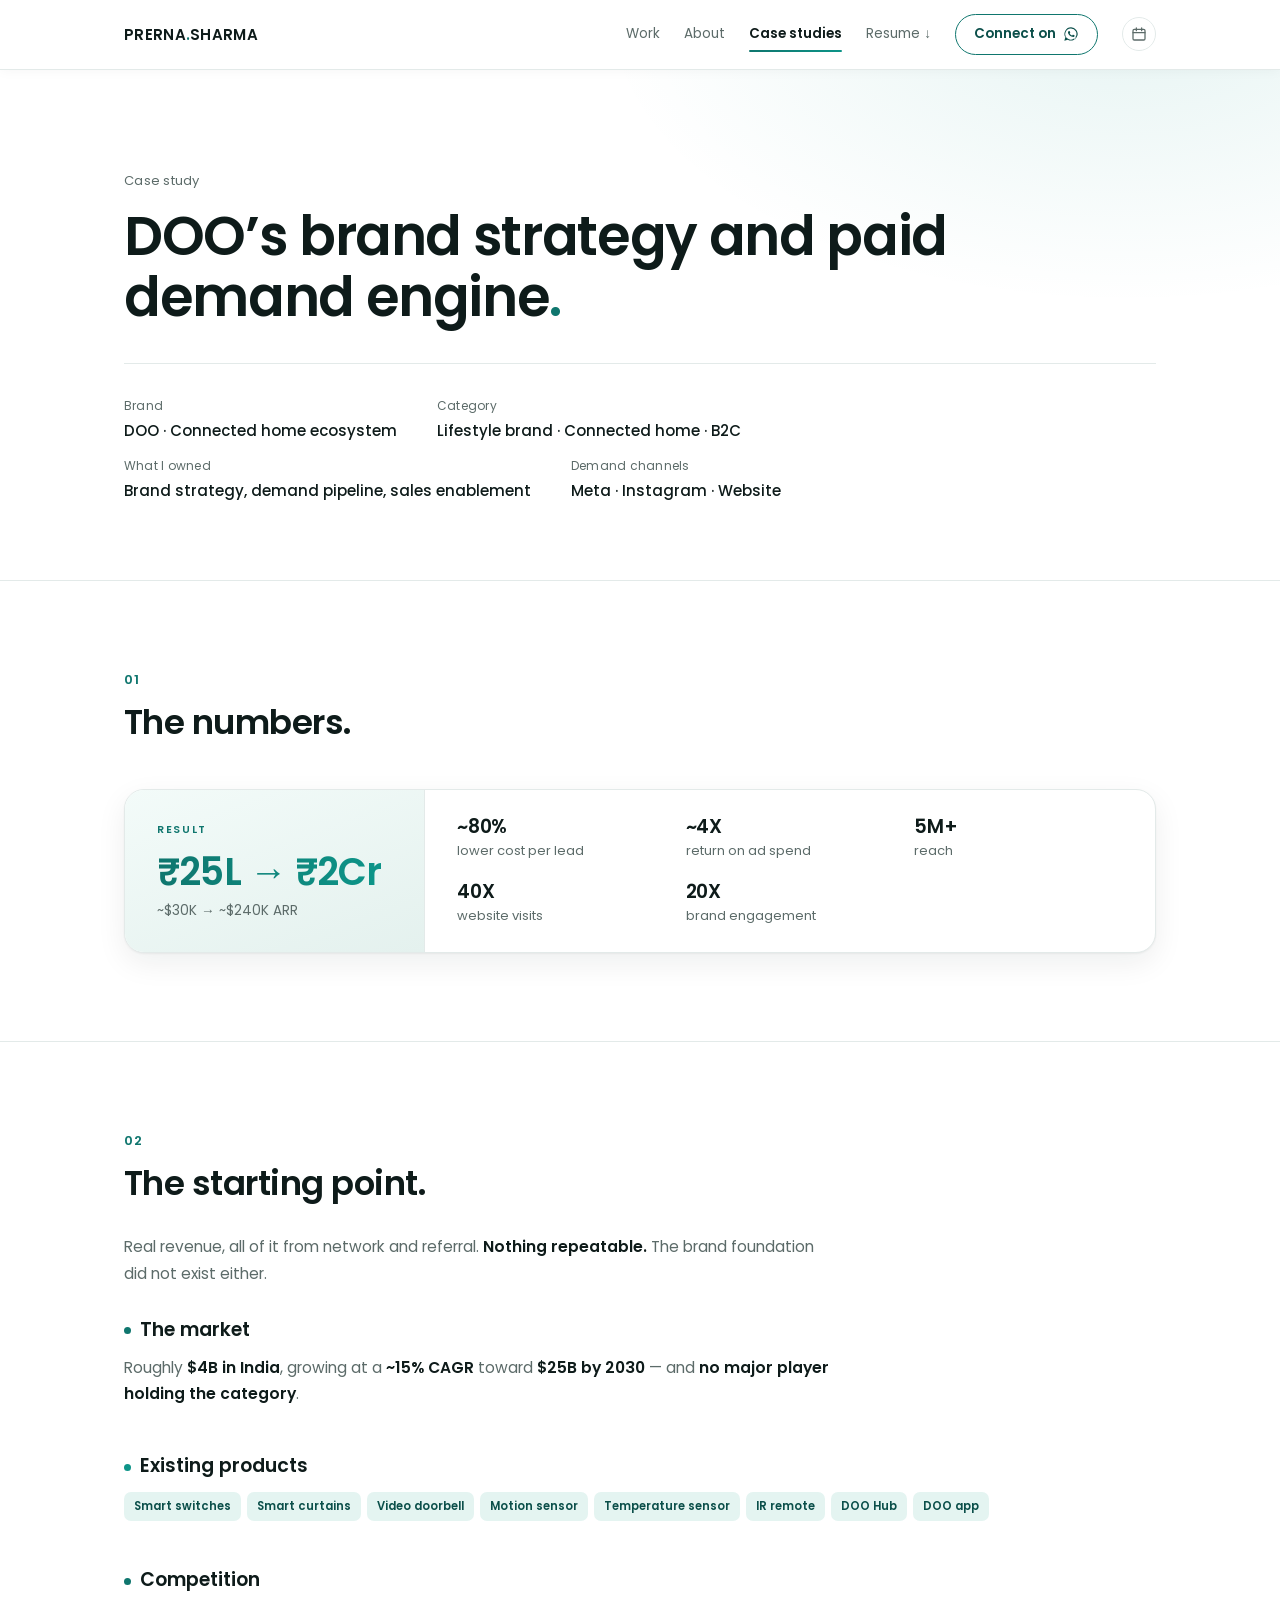
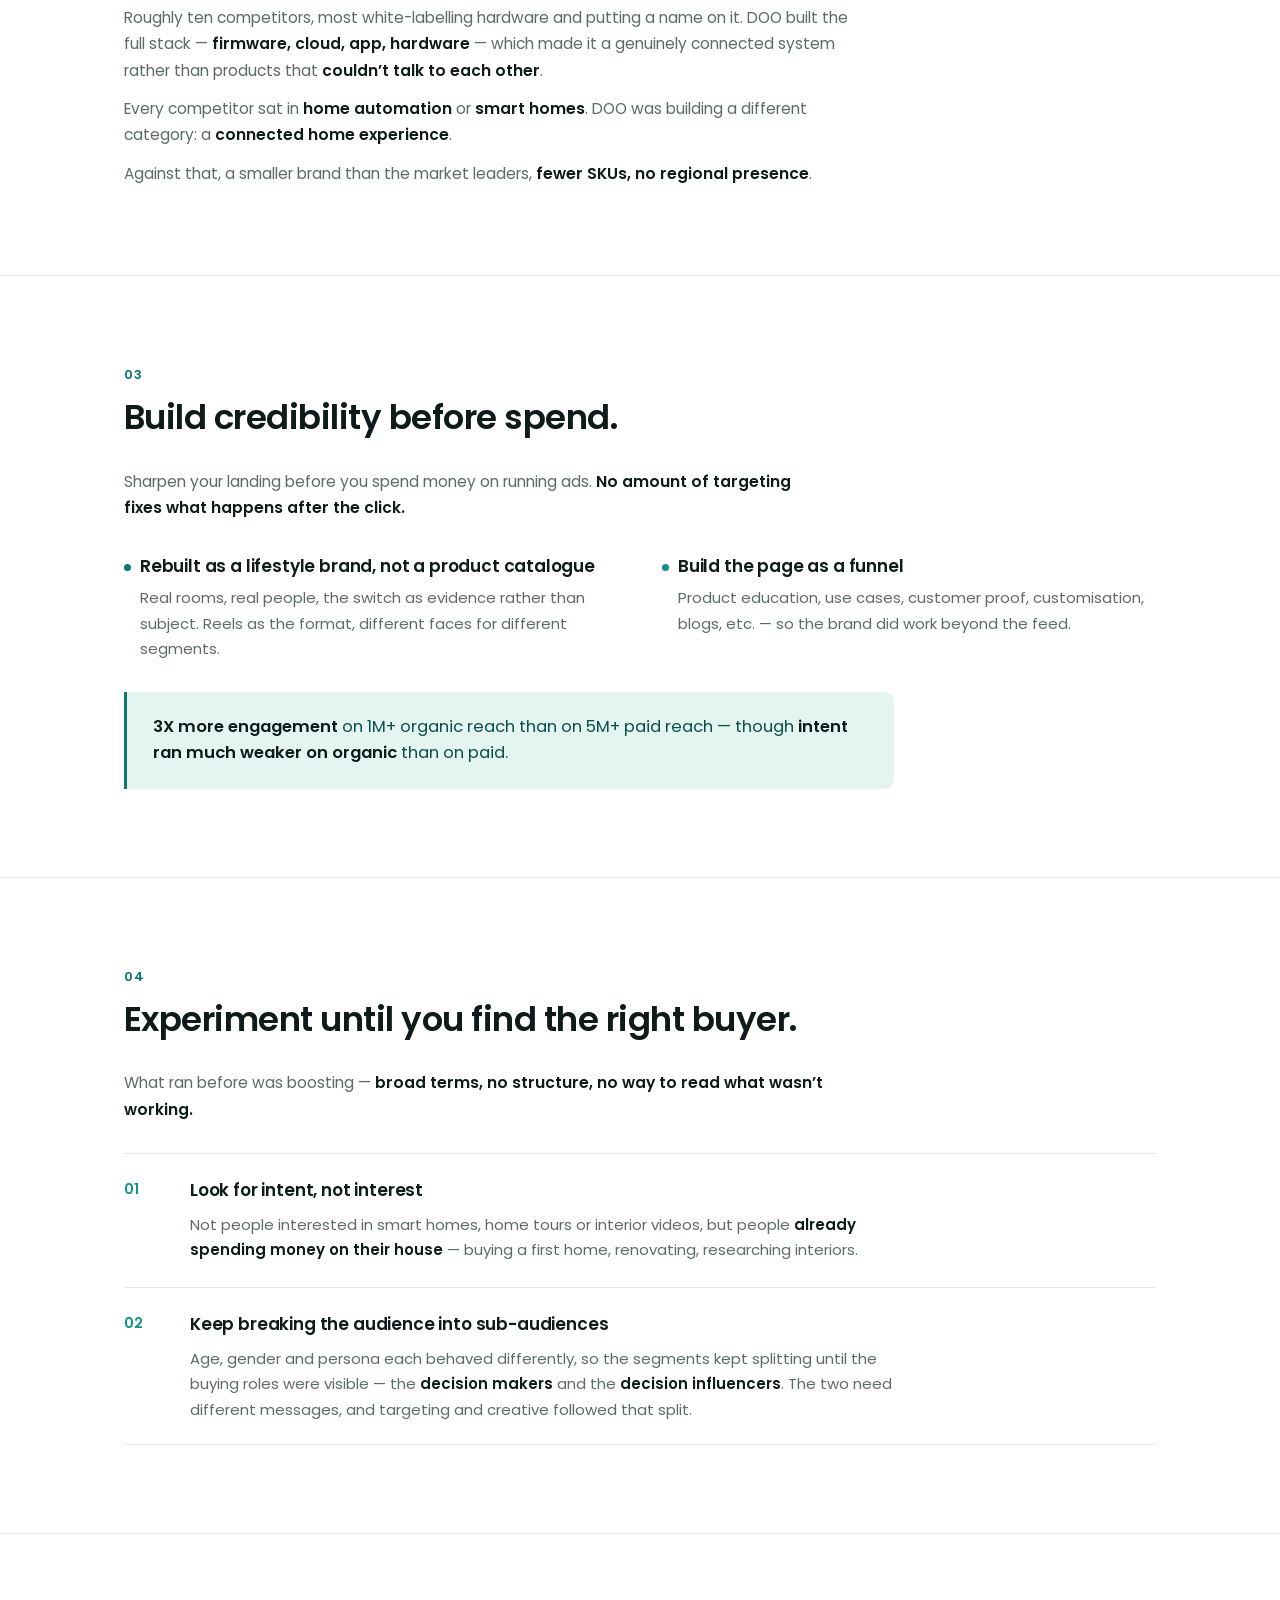
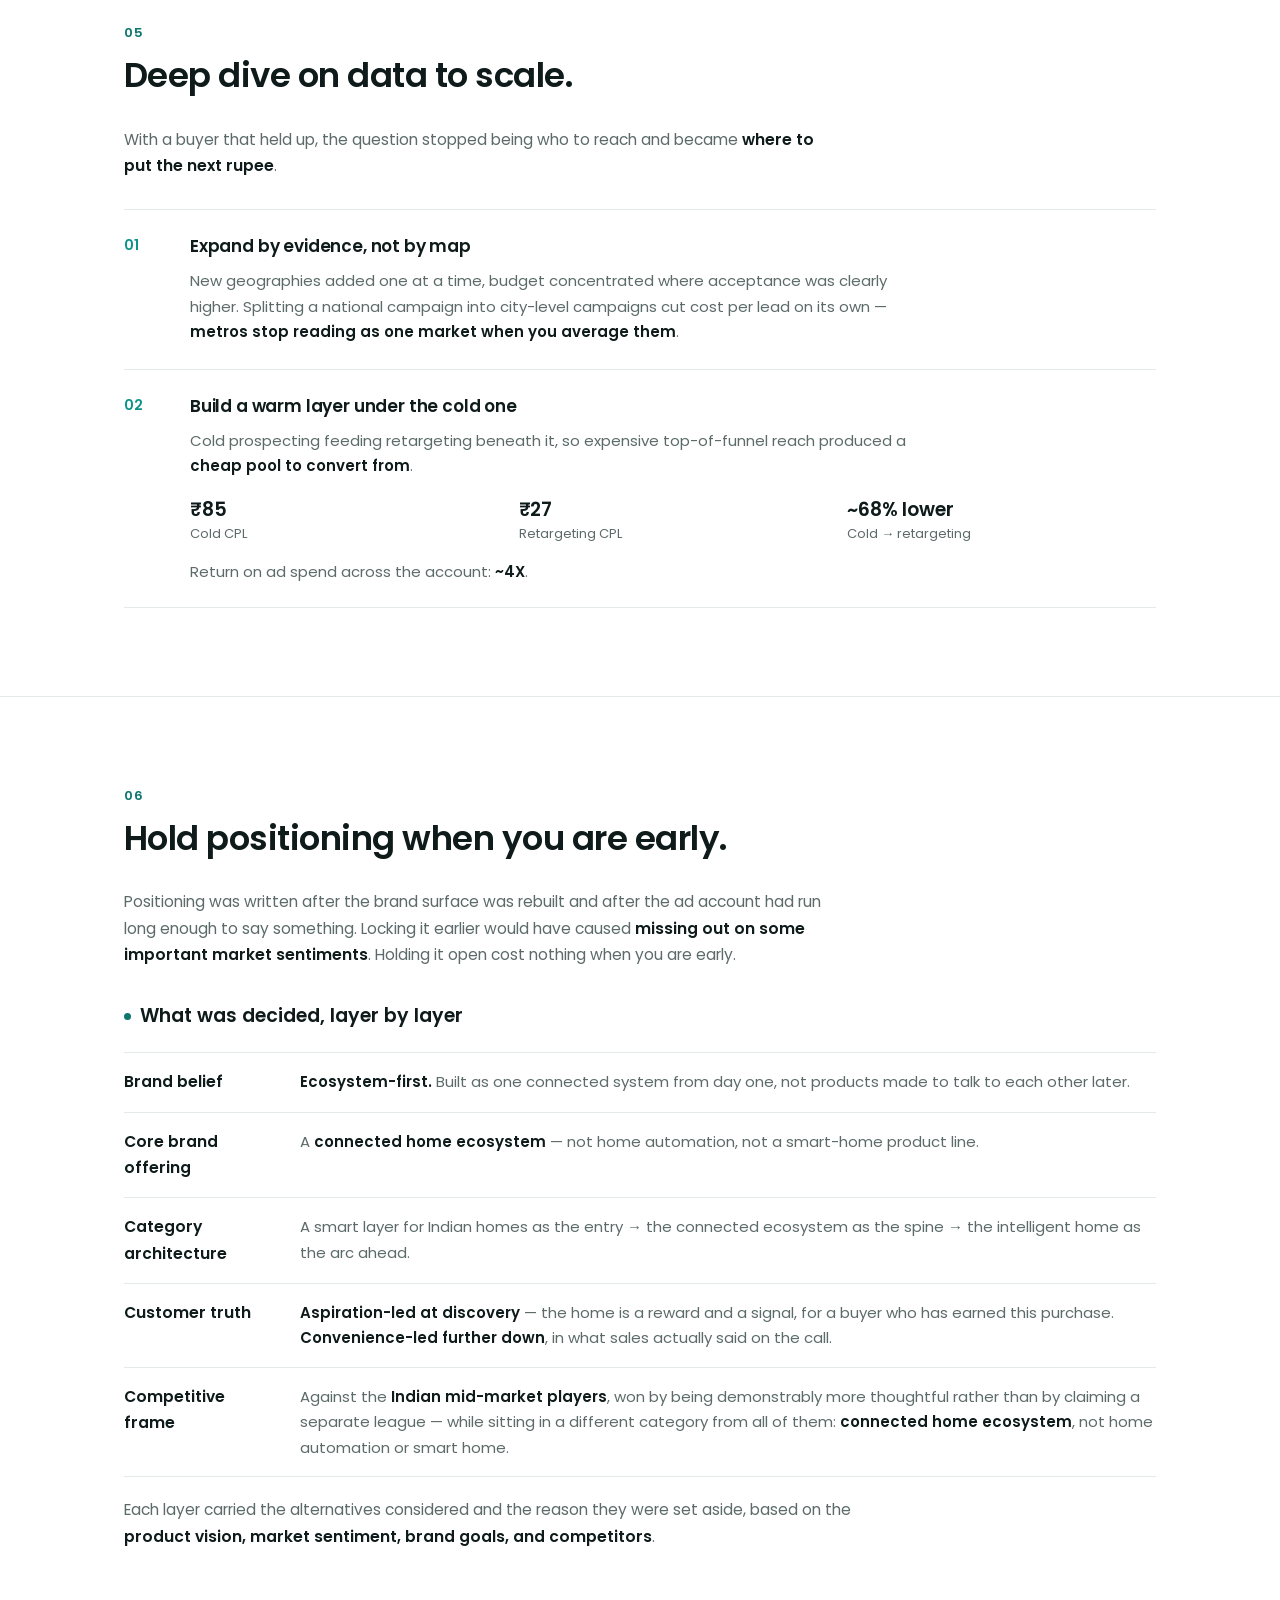
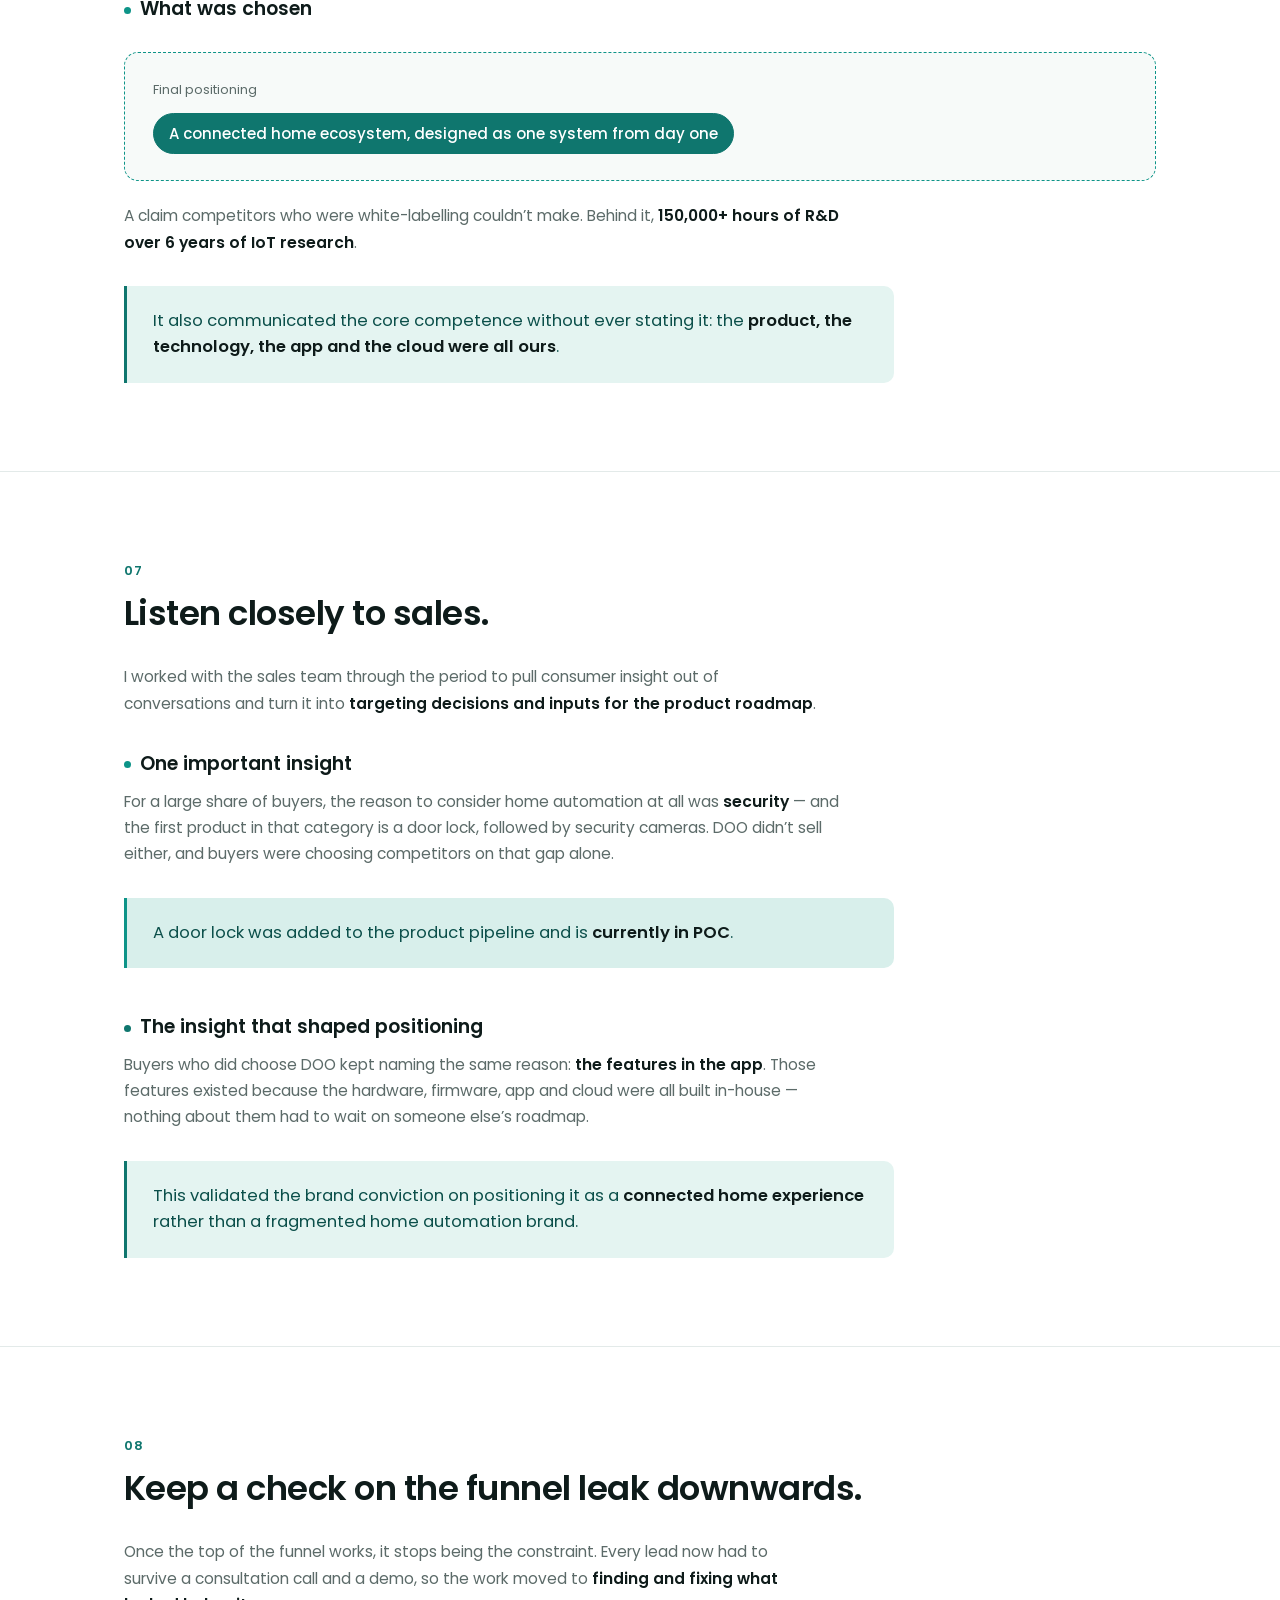
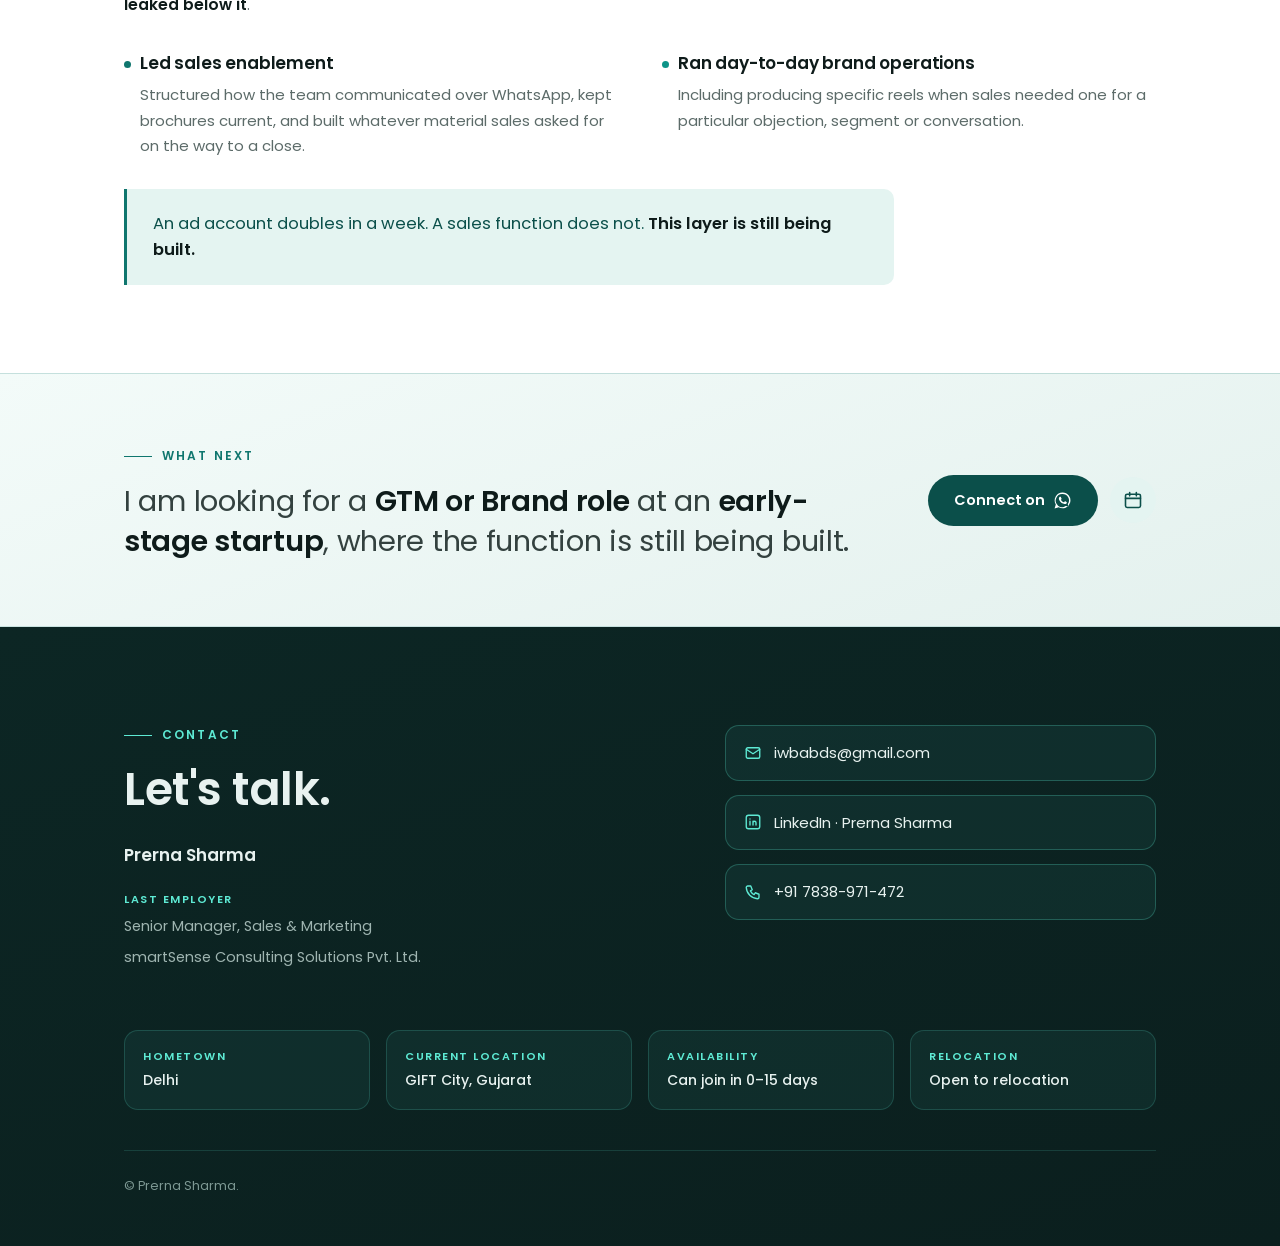
<file: doo-case-study.html>
<!DOCTYPE html>
<html lang="en">
<head>
<meta charset="UTF-8">
<meta name="viewport" content="width=device-width, initial-scale=1.0">
<meta name="author" content="Prerna Sharma">
<meta name="robots" content="index, follow">
<meta name="theme-color" content="#0F766E">

<!-- Open Graph: WhatsApp, LinkedIn, Facebook, Slack -->
<meta property="og:site_name" content="Prerna Sharma">
<meta property="og:locale" content="en_IN">
<meta property="og:image" content="https://prerna-sharma-portfolio.vercel.app/og-doo.png">
<meta property="og:image:secure_url" content="https://prerna-sharma-portfolio.vercel.app/og-doo.png">
<meta property="og:image:type" content="image/png">
<meta property="og:image:width" content="1200">
<meta property="og:image:height" content="630">
<meta property="og:image:alt" content="Prerna Sharma. DOO’s brand strategy and paid demand engine. Own work: brand strategy, demand pipeline, sales enablement.">

<!-- X / Twitter -->
<meta name="twitter:card" content="summary_large_image">
<meta name="twitter:image" content="https://prerna-sharma-portfolio.vercel.app/og-doo.png">
<meta name="twitter:image:alt" content="Prerna Sharma. DOO’s brand strategy and paid demand engine. Own work: brand strategy, demand pipeline, sales enablement.">

<!-- Google Tag Manager -->
<script>(function(w,d,s,l,i){w[l]=w[l]||[];w[l].push({'gtm.start':
new Date().getTime(),event:'gtm.js'});var f=d.getElementsByTagName(s)[0],
j=d.createElement(s),dl=l!='dataLayer'?'&l='+l:'';j.async=true;j.src=
'https://www.googletagmanager.com/gtm.js?id='+i+dl;f.parentNode.insertBefore(j,f);
})(window,document,'script','dataLayer','GTM-KL24WRMT');</script>
<!-- End Google Tag Manager -->
<!-- Google tag (gtag.js) -->
<script async src="https://www.googletagmanager.com/gtag/js?id=G-VHBVT9L6W8"></script>
<script>
  window.dataLayer = window.dataLayer || [];
  function gtag(){dataLayer.push(arguments);}
  gtag('js', new Date());

  gtag('config', 'G-VHBVT9L6W8');
</script>

<!-- Apollo Website Visitor Tracking -->
<script>function initApollo(){var n=Math.random().toString(36).substring(7),o=document.createElement("script");o.src="https://assets.apollo.io/micro/website-tracker/tracker.iife.js?nocache="+n,o.async=!0,o.defer=!0,o.onload=function(){window.trackingFunctions.onLoad({appId:"6a36f9e6c1b01800201efefa"})},document.head.appendChild(o)}initApollo();</script>
<!-- End Apollo Website Visitor Tracking -->

<!-- Leadfeeder Tracking -->
<script> (function(ss,ex){ window.ldfdr=window.ldfdr||function(){(ldfdr._q=ldfdr._q||[]).push([].slice.call(arguments));}; (function(d,s){ fs=d.getElementsByTagName(s)[0]; function ce(src){ var cs=d.createElement(s); cs.src=src; cs.async=1; fs.parentNode.insertBefore(cs,fs); }; ce('https://sc.lfeeder.com/lftracker_v1_'+ss+(ex?'_'+ex:'')+'.js'); })(document,'script'); })('kn9Eq4R0Lbj8RlvP'); </script>
<!-- End Leadfeeder Tracking -->

<link rel="preconnect" href="https://fonts.googleapis.com">
<link rel="preconnect" href="https://fonts.gstatic.com" crossorigin>
<link href="https://fonts.googleapis.com/css2?family=Poppins:wght@400;500;600&display=swap" rel="stylesheet">
<link rel="stylesheet" href="/styles.css">
<title>Brand and paid demand, built from zero &middot; DOO &middot; Prerna Sharma</title>
<meta name="description" content="How a lifestyle brand in smart home technology went from &#8377;25L to &#8377;2Cr ARR — credibility before spend, finding the buyer, scaling on data and holding positioning until the market said something.">
<link rel="canonical" href="https://prerna-sharma-portfolio.vercel.app/doo-case-study.html">
<meta property="og:type" content="article">
<meta property="og:url" content="https://prerna-sharma-portfolio.vercel.app/doo-case-study.html">
<meta property="og:title" content="Brand and paid demand, built from zero &middot; DOO &middot; Prerna Sharma">
<meta property="og:description" content="How a lifestyle brand in smart home technology went from &#8377;25L to &#8377;2Cr ARR — credibility before spend, finding the buyer, scaling on data and holding positioning until the market said something.">
<meta name="twitter:title" content="Brand and paid demand, built from zero &middot; DOO &middot; Prerna Sharma">
<meta name="twitter:description" content="How a lifestyle brand in smart home technology went from &#8377;25L to &#8377;2Cr ARR — credibility before spend, finding the buyer, scaling on data and holding positioning until the market said something.">
</head>
<body>
<noscript><iframe src="https://www.googletagmanager.com/ns.html?id=GTM-KL24WRMT" height="0" width="0" style="display:none;visibility:hidden"></iframe></noscript>

<div class="pv-page csd" data-page="doo-case-study.html">
<nav>
  <div class="nav-in">
    <a class="logo" href="index.html">PRERNA<span>.</span>SHARMA</a>
    <div class="nav-links"><a href="work.html">Work</a><a href="about.html">About</a><a href="case-studies.html" class="active">Case studies</a><a href="resume.pdf" target="_blank" rel="noopener">Resume &#8595;</a><a class="nav-cta" href="https://wa.me/917838971472" target="_blank" rel="noopener" aria-label="Connect on WhatsApp">Connect on <svg class="wa-mark" viewBox="0 0 24 24" aria-hidden="true"><path d="M12.04 2a9.9 9.9 0 00-8.5 14.95L2 22l5.2-1.5A9.9 9.9 0 1012.04 2zm0 1.8a8.1 8.1 0 016.9 12.4l-.25.4.86 3.1-3.2-.84-.38.22a8.1 8.1 0 01-11.9-9.9A8.1 8.1 0 0112.04 3.8zm-3.1 3.6c-.16 0-.42.06-.64.3-.22.24-.85.83-.85 2.02 0 1.2.87 2.35.99 2.5.12.17 1.7 2.7 4.2 3.68 2.08.82 2.5.66 2.95.62.45-.04 1.45-.6 1.66-1.17.2-.58.2-1.07.14-1.18-.06-.1-.22-.16-.46-.28-.24-.12-1.45-.72-1.67-.8-.22-.08-.39-.12-.55.12-.16.24-.63.8-.77.96-.14.16-.28.18-.52.06-.24-.12-1.03-.38-1.96-1.21-.72-.65-1.21-1.45-1.35-1.69-.14-.24-.02-.37.1-.49.11-.11.24-.28.36-.42.12-.14.16-.24.24-.4.08-.16.04-.3-.02-.42-.06-.12-.55-1.33-.75-1.82-.2-.47-.4-.41-.55-.42h-.47z"/></svg></a><a class="nav-cal" href="https://calendly.com/iwbabds" target="_blank" rel="noopener" aria-label="Book a call" title="Book a call"><svg viewBox="0 0 24 24" aria-hidden="true"><rect x="3" y="5" width="18" height="16" rx="2"/><path d="M8 3v4M16 3v4M3 10h18"/></svg></a></div>
  </div>
</nav>

<section class="lead">
  <div class="wrap">
    <p class="kicker rv">Case study</p>
    <h1 class="rv">DOO&#8217;s brand strategy and paid demand engine<span>.</span></h1>

    <dl class="lead-meta rv">
      <div><dt>Brand</dt><dd>DOO &middot; Connected home ecosystem</dd></div>
      <div><dt>Category</dt><dd>Lifestyle brand &middot; Connected home &middot; B2C</dd></div>
      <div><dt>What I owned</dt><dd>Brand strategy, demand pipeline, sales enablement</dd></div>
      <div><dt>Demand channels</dt><dd>Meta &middot; Instagram &middot; Website</dd></div>
    </dl>
  </div>
</section>

<!-- 01 -->
<section id="s1">
  <div class="wrap">
    <p class="sec-num rv">01</p>
    <h2 class="sec-title rv">The numbers.</h2>

    <div class="blk rv" style="margin-top:30px">
      <div class="cs-head">
        <div class="cs-result"><span class="lbl">Result</span><span class="big">&#8377;25L &#8594; &#8377;2Cr</span><span class="sub">~$30K &#8594; ~$240K ARR</span></div>
        <div class="cs-stats">
          <div class="cs-stat"><span class="v">~80%</span><span class="l">lower cost per lead</span></div>
          <div class="cs-stat"><span class="v">~4X</span><span class="l">return on ad spend</span></div>
          <div class="cs-stat"><span class="v">5M+</span><span class="l">reach</span></div>
          <div class="cs-stat"><span class="v">40X</span><span class="l">website visits</span></div>
          <div class="cs-stat"><span class="v">20X</span><span class="l">brand engagement</span></div>
        </div>
      </div>
    </div>
  </div>
</section>

<!-- 02 -->
<section id="s2" class="divide">
  <div class="wrap">
    <p class="sec-num rv">02</p>
    <h2 class="sec-title rv">The starting point.</h2>
    <p class="sec-sub rv">Real revenue, all of it from network and referral. <b>Nothing repeatable.</b> The brand foundation did not exist either.</p>

    <div class="blk rv" style="margin-top:30px">
      <h3 class="blk-h">The market</h3>
      <p>Roughly <b>$4B in India</b>, growing at a <b>~15% CAGR</b> toward <b>$25B by 2030</b> &#8212; and <b>no major player holding the category</b>.</p>
    </div>

    <div class="blk rv">
      <h3 class="blk-h alt">Existing products</h3>
      <div class="sp-tags"><span>Smart switches</span><span>Smart curtains</span><span>Video doorbell</span><span>Motion sensor</span><span>Temperature sensor</span><span>IR remote</span><span>DOO Hub</span><span>DOO app</span></div>
    </div>

    <div class="blk rv">
      <h3 class="blk-h">Competition</h3>
      <p>Roughly ten competitors, most white-labelling hardware and putting a name on it. DOO built the full stack &#8212; <b>firmware, cloud, app, hardware</b> &#8212; which made it a genuinely connected system rather than products that <b>couldn&#8217;t talk to each other</b>.</p>
      <p>Every competitor sat in <b>home automation</b> or <b>smart homes</b>. DOO was building a different category: a <b>connected home experience</b>.</p>
      <p>Against that, a smaller brand than the market leaders, <b>fewer SKUs, no regional presence</b>.</p>
    </div>
  </div>
</section>

<!-- 03 -->
<section id="s3" class="divide">
  <div class="wrap">
    <p class="sec-num rv">03</p>
    <h2 class="sec-title rv">Build credibility before spend.</h2>
    <p class="sec-sub rv">Sharpen your landing before you spend money on running ads. <b>No amount of targeting fixes what happens after the click.</b></p>

    <div class="blk rv" style="margin-top:34px">
      <div class="pil">
        <div class="pil-i">
          <h4>Rebuilt as a lifestyle brand, not a product catalogue</h4>
          <p>Real rooms, real people, the switch as evidence rather than subject. Reels as the format, different faces for different segments.</p>
        </div>
        <div class="pil-i">
          <h4>Build the page as a funnel</h4>
          <p>Product education, use cases, customer proof, customisation, blogs, etc. &#8212; so the brand did work beyond the feed.</p>
        </div>
      </div>
      <div class="pull"><b>3X more engagement</b> on 1M+ organic reach than on 5M+ paid reach &#8212; though <b>intent ran much weaker on organic</b> than on paid.</div>
    </div>
  </div>
</section>

<!-- 04 -->
<section id="s4" class="divide">
  <div class="wrap">
    <p class="sec-num rv">04</p>
    <h2 class="sec-title rv">Experiment until you find the right buyer.</h2>
    <p class="sec-sub rv">What ran before was boosting &#8212; <b>broad terms, no structure, no way to read what wasn&#8217;t working.</b></p>

    <div class="blk rv" style="margin-top:30px">
      <div class="nums">
        <div class="num-i"><div class="n">01</div><div><h4>Look for intent, not interest</h4><p>Not people interested in smart homes, home tours or interior videos, but people <b>already spending money on their house</b> &#8212; buying a first home, renovating, researching interiors.</p></div></div>
        <div class="num-i"><div class="n">02</div><div><h4>Keep breaking the audience into sub-audiences</h4><p>Age, gender and persona each behaved differently, so the segments kept splitting until the buying roles were visible &#8212; the <b>decision makers</b> and the <b>decision influencers</b>. The two need different messages, and targeting and creative followed that split.</p></div></div>
      </div>
    </div>
  </div>
</section>

<!-- 05 -->
<section id="s5" class="divide">
  <div class="wrap">
    <p class="sec-num rv">05</p>
    <h2 class="sec-title rv">Deep dive on data to scale.</h2>
    <p class="sec-sub rv">With a buyer that held up, the question stopped being who to reach and became <b>where to put the next rupee</b>.</p>

    <div class="blk rv" style="margin-top:30px">
      <div class="nums">
        <div class="num-i"><div class="n">01</div><div><h4>Expand by evidence, not by map</h4><p>New geographies added one at a time, budget concentrated where acceptance was clearly higher. Splitting a national campaign into city-level campaigns cut cost per lead on its own &#8212; <b>metros stop reading as one market when you average them</b>.</p></div></div>
        <div class="num-i"><div class="n">02</div><div><h4>Build a warm layer under the cold one</h4><p>Cold prospecting feeding retargeting beneath it, so expensive top-of-funnel reach produced a <b>cheap pool to convert from</b>.</p>
          <div class="cs-stats" style="padding:20px 0 2px">
            <div class="cs-stat"><span class="v">&#8377;85</span><span class="l">Cold CPL</span></div>
            <div class="cs-stat"><span class="v">&#8377;27</span><span class="l">Retargeting CPL</span></div>
            <div class="cs-stat"><span class="v">~68% lower</span><span class="l">Cold &#8594; retargeting</span></div>
          </div>
          <p style="margin-top:14px">Return on ad spend across the account: <b>~4X</b>.</p>
        </div></div>
      </div>
    </div>
  </div>
</section>

<!-- 06 -->
<section id="s6" class="divide">
  <div class="wrap">
    <p class="sec-num rv">06</p>
    <h2 class="sec-title rv">Hold positioning when you are early.</h2>
    <p class="sec-sub rv">Positioning was written after the brand surface was rebuilt and after the ad account had run long enough to say something. Locking it earlier would have caused <b>missing out on some important market sentiments</b>. Holding it open cost nothing when you are early.</p>

    <div class="blk rv" style="margin-top:34px">
      <h3 class="blk-h">What was decided, layer by layer</h3>
      <dl class="layers">
        <div class="layer"><dt>Brand belief</dt><dd><b>Ecosystem-first.</b> Built as one connected system from day one, not products made to talk to each other later.</dd></div>
        <div class="layer"><dt>Core brand offering</dt><dd>A <b>connected home ecosystem</b> &#8212; not home automation, not a smart-home product line.</dd></div>
        <div class="layer"><dt>Category architecture</dt><dd>A smart layer for Indian homes as the entry &#8594; the connected ecosystem as the spine &#8594; the intelligent home as the arc ahead.</dd></div>
        <div class="layer"><dt>Customer truth</dt><dd><b>Aspiration-led at discovery</b> &#8212; the home is a reward and a signal, for a buyer who has earned this purchase. <b>Convenience-led further down</b>, in what sales actually said on the call.</dd></div>
        <div class="layer"><dt>Competitive frame</dt><dd>Against the <b>Indian mid-market players</b>, won by being demonstrably more thoughtful rather than by claiming a separate league &#8212; while sitting in a different category from all of them: <b>connected home ecosystem</b>, not home automation or smart home.</dd></div>
      </dl>
      <p style="margin-top:20px">Each layer carried the alternatives considered and the reason they were set aside, based on the <b>product vision, market sentiment, brand goals, and competitors</b>.</p>
    </div>

    <div class="blk rv">
      <h3 class="blk-h alt">What was chosen</h3>
      <div class="chain">
        <p class="lbl">Final positioning</p>
        <div class="steps">
          <span class="st hi">A connected home ecosystem, designed as one system from day one</span>
        </div>
      </div>
      <p style="margin-top:22px">A claim competitors who were white-labelling couldn&#8217;t make. Behind it, <b>150,000+ hours of R&amp;D over 6 years of IoT research</b>.</p>
      <div class="pull">It also communicated the core competence without ever stating it: the <b>product, the technology, the app and the cloud were all ours</b>.</div>
    </div>
  </div>
</section>

<!-- 07 -->
<section id="s7" class="divide">
  <div class="wrap">
    <p class="sec-num rv">07</p>
    <h2 class="sec-title rv">Listen closely to sales.</h2>
    <p class="sec-sub rv">I worked with the sales team through the period to pull consumer insight out of conversations and turn it into <b>targeting decisions and inputs for the product roadmap</b>.</p>

    <div class="blk rv" style="margin-top:34px">
      <h3 class="blk-h alt">One important insight</h3>
      <p>For a large share of buyers, the reason to consider home automation at all was <b>security</b> &#8212; and the first product in that category is a door lock, followed by security cameras. DOO didn&#8217;t sell either, and buyers were choosing competitors on that gap alone.</p>
      <div class="pull c">A door lock was added to the product pipeline and is <b>currently in POC</b>.</div>
    </div>

    <div class="blk rv">
      <h3 class="blk-h">The insight that shaped positioning</h3>
      <p>Buyers who did choose DOO kept naming the same reason: <b>the features in the app</b>. Those features existed because the hardware, firmware, app and cloud were all built in-house &#8212; nothing about them had to wait on someone else&#8217;s roadmap.</p>
      <div class="pull">This validated the brand conviction on positioning it as a <b>connected home experience</b> rather than a fragmented home automation brand.</div>
    </div>
  </div>
</section>

<!-- 08 -->
<section id="s8" class="divide">
  <div class="wrap">
    <p class="sec-num rv">08</p>
    <h2 class="sec-title rv">Keep a check on the funnel leak downwards.</h2>
    <p class="sec-sub rv">Once the top of the funnel works, it stops being the constraint. Every lead now had to survive a consultation call and a demo, so the work moved to <b>finding and fixing what leaked below it</b>.</p>

    <div class="blk rv" style="margin-top:34px">
      <div class="pil">
        <div class="pil-i">
          <h4>Led sales enablement</h4>
          <p>Structured how the team communicated over WhatsApp, kept brochures current, and built whatever material sales asked for on the way to a close.</p>
        </div>
        <div class="pil-i">
          <h4>Ran day-to-day brand operations</h4>
          <p>Including producing specific reels when sales needed one for a particular objection, segment or conversation.</p>
        </div>
      </div>
      <div class="pull">An ad account doubles in a week. A sales function does not. <b>This layer is still being built.</b></div>
    </div>
  </div>
</section>

<section id="looking">
  <div class="lf-band">
    <div class="wrap">
      <div class="lf-text">
        <div class="eyebrow rv">What next</div>
        <h2 class="rv">I am looking for a <b>GTM or Brand role</b> at an <b>early-stage startup</b>, where the function is still being built.</h2>
      </div>
      <div class="rv lf-cta"><a class="btn-call" href="https://wa.me/917838971472" target="_blank" rel="noopener" aria-label="Connect on WhatsApp">Connect on <svg class="wa-mark" viewBox="0 0 24 24" aria-hidden="true"><path d="M12.04 2a9.9 9.9 0 00-8.5 14.95L2 22l5.2-1.5A9.9 9.9 0 1012.04 2zm0 1.8a8.1 8.1 0 016.9 12.4l-.25.4.86 3.1-3.2-.84-.38.22a8.1 8.1 0 01-11.9-9.9A8.1 8.1 0 0112.04 3.8zm-3.1 3.6c-.16 0-.42.06-.64.3-.22.24-.85.83-.85 2.02 0 1.2.87 2.35.99 2.5.12.17 1.7 2.7 4.2 3.68 2.08.82 2.5.66 2.95.62.45-.04 1.45-.6 1.66-1.17.2-.58.2-1.07.14-1.18-.06-.1-.22-.16-.46-.28-.24-.12-1.45-.72-1.67-.8-.22-.08-.39-.12-.55.12-.16.24-.63.8-.77.96-.14.16-.28.18-.52.06-.24-.12-1.03-.38-1.96-1.21-.72-.65-1.21-1.45-1.35-1.69-.14-.24-.02-.37.1-.49.11-.11.24-.28.36-.42.12-.14.16-.24.24-.4.08-.16.04-.3-.02-.42-.06-.12-.55-1.33-.75-1.82-.2-.47-.4-.41-.55-.42h-.47z"/></svg></a><a class="btn-cal ico" href="https://calendly.com/iwbabds" target="_blank" rel="noopener" aria-label="Book a call" title="Book a call"><svg viewBox="0 0 24 24" aria-hidden="true"><rect x="3" y="5" width="18" height="16" rx="2"/><path d="M8 3v4M16 3v4M3 10h18"/></svg></a></div>
    </div>
  </div>
</section>

<footer id="contact">
  <div class="wrap">
    <div class="foot-grid">
      <div>
        <div class="eyebrow rv">Contact</div>
        <h2 class="rv">Let's talk.</h2>
        <div class="foot-info rv">
          <p>Prerna Sharma</p>
          <p class="fi-label">Last employer</p>
          <p>Senior Manager, Sales &amp; Marketing</p>
          <p>smartSense Consulting Solutions Pvt. Ltd.</p>
        </div>
      </div>
      <div class="foot-links rv">
        <a href="mailto:iwbabds@gmail.com"><svg viewBox="0 0 24 24"><rect x="3" y="5" width="18" height="14" rx="2"/><path d="M3 7l9 6 9-6"/></svg>iwbabds@gmail.com</a>
        <a href="https://www.linkedin.com/in/prerna-sharma-2a5a88181/" target="_blank" rel="noopener"><svg viewBox="0 0 24 24"><rect x="3" y="3" width="18" height="18" rx="3"/><path d="M8 11v5M8 8v.01M12 16v-5M16 16v-3a2 2 0 00-4 0"/></svg>LinkedIn · Prerna Sharma</a>
        <a href="tel:+917838971472"><svg viewBox="0 0 24 24"><path d="M5 4h4l2 5-2.5 1.5a11 11 0 005 5L15 13l5 2v4a2 2 0 01-2 2A16 16 0 013 6a2 2 0 012-2z"/></svg>+91 7838-971-472</a>
      </div>
    </div>
    <div class="foot-facts rv">
      <div class="ff"><span class="ff-label">Hometown</span><span class="ff-value">Delhi</span></div>
      <div class="ff"><span class="ff-label">Current location</span><span class="ff-value">GIFT City, Gujarat</span></div>
      <div class="ff"><span class="ff-label">Availability</span><span class="ff-value">Can join in 0&#8211;15 days</span></div>
      <div class="ff"><span class="ff-label">Relocation</span><span class="ff-value">Open to relocation</span></div>
    </div>
    <div class="foot-bottom">
      <span>© Prerna Sharma.</span>
    </div>
  </div>
</footer>
</div>

<script src="/app.js"></script>
</body>
</html>
</file>
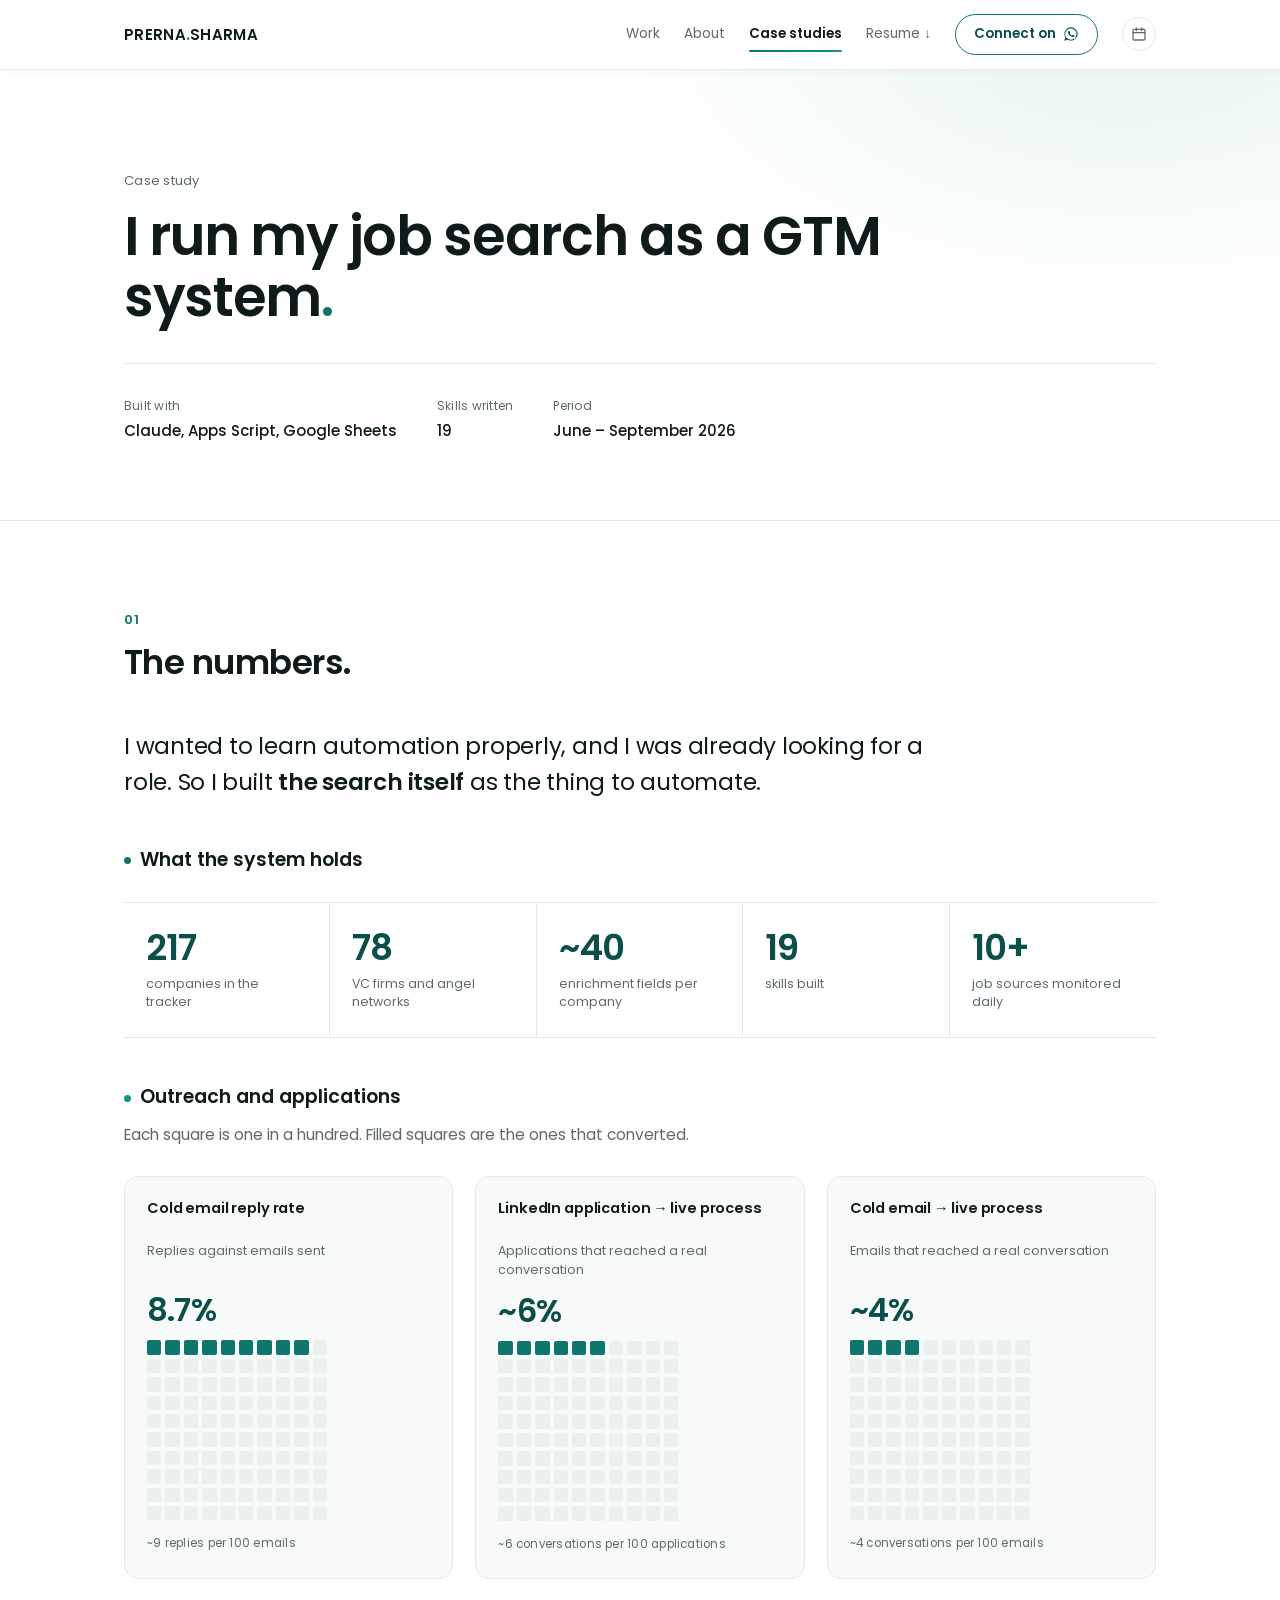
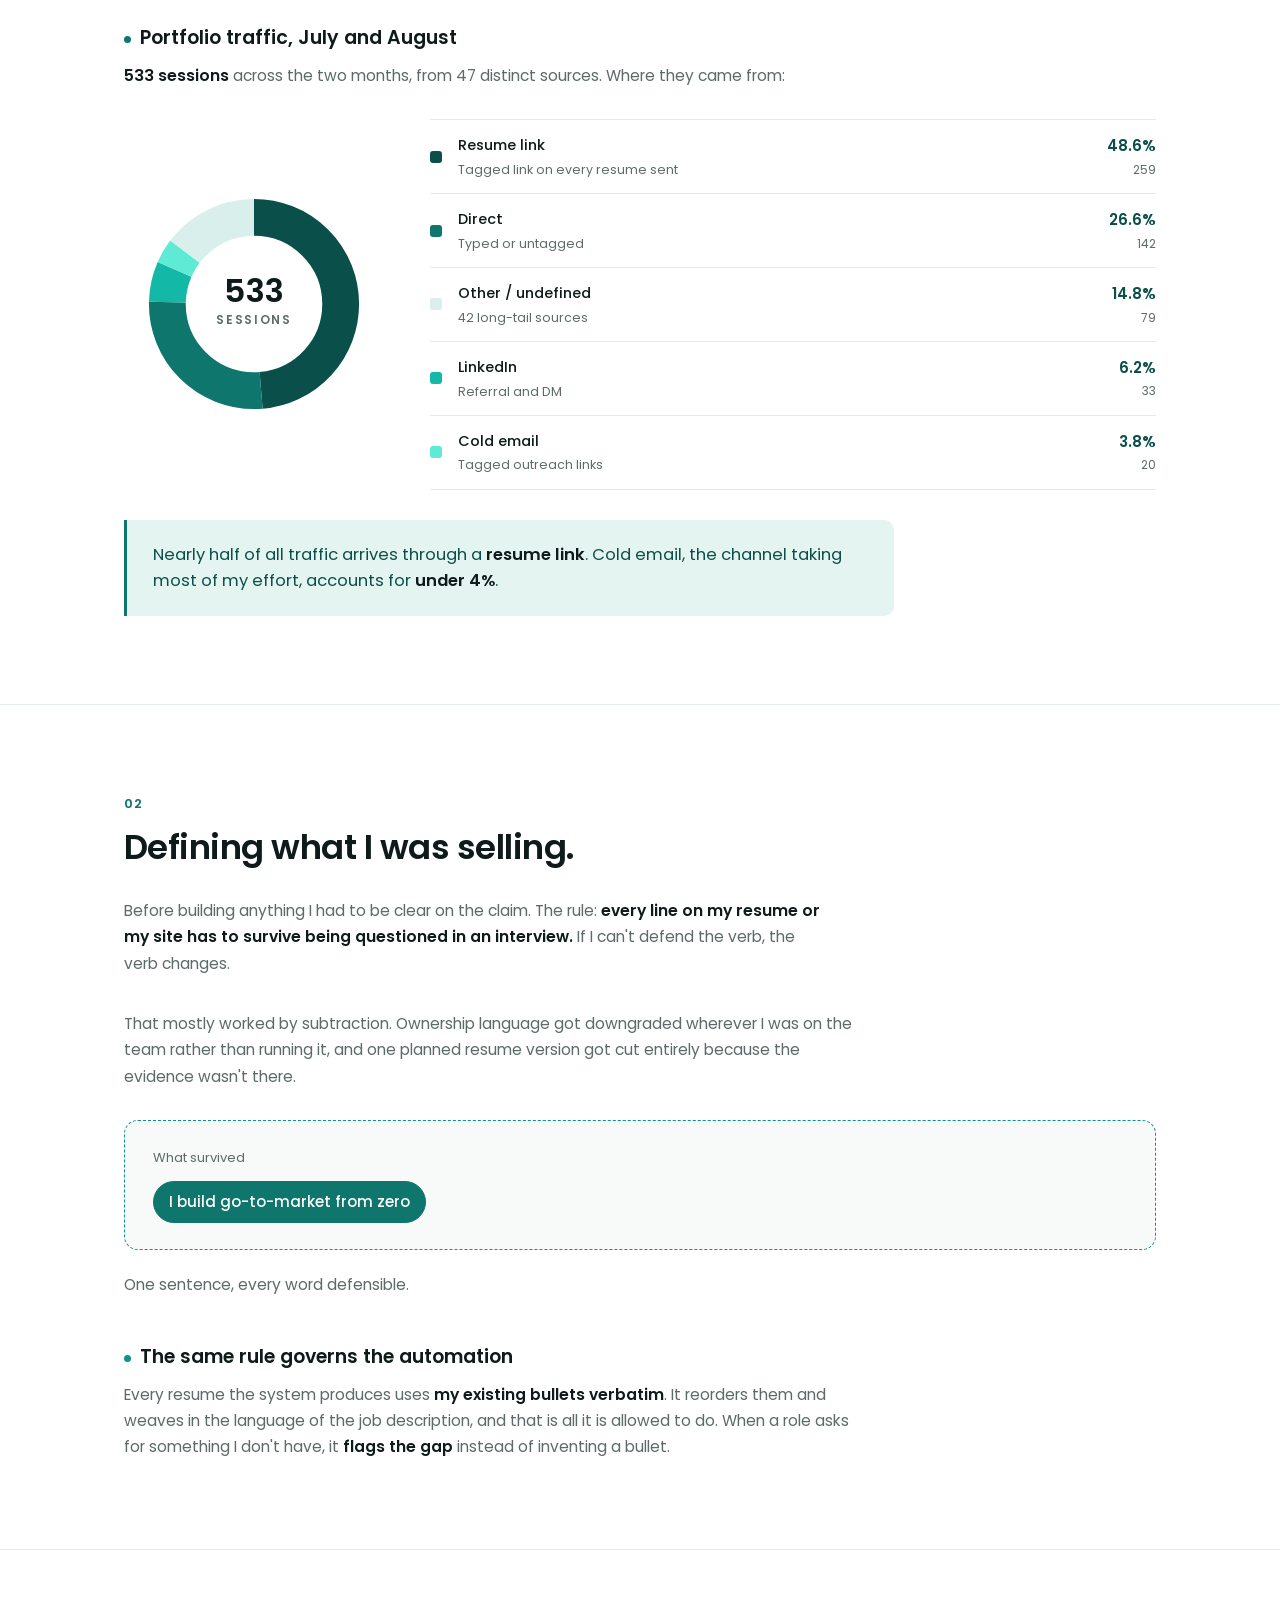
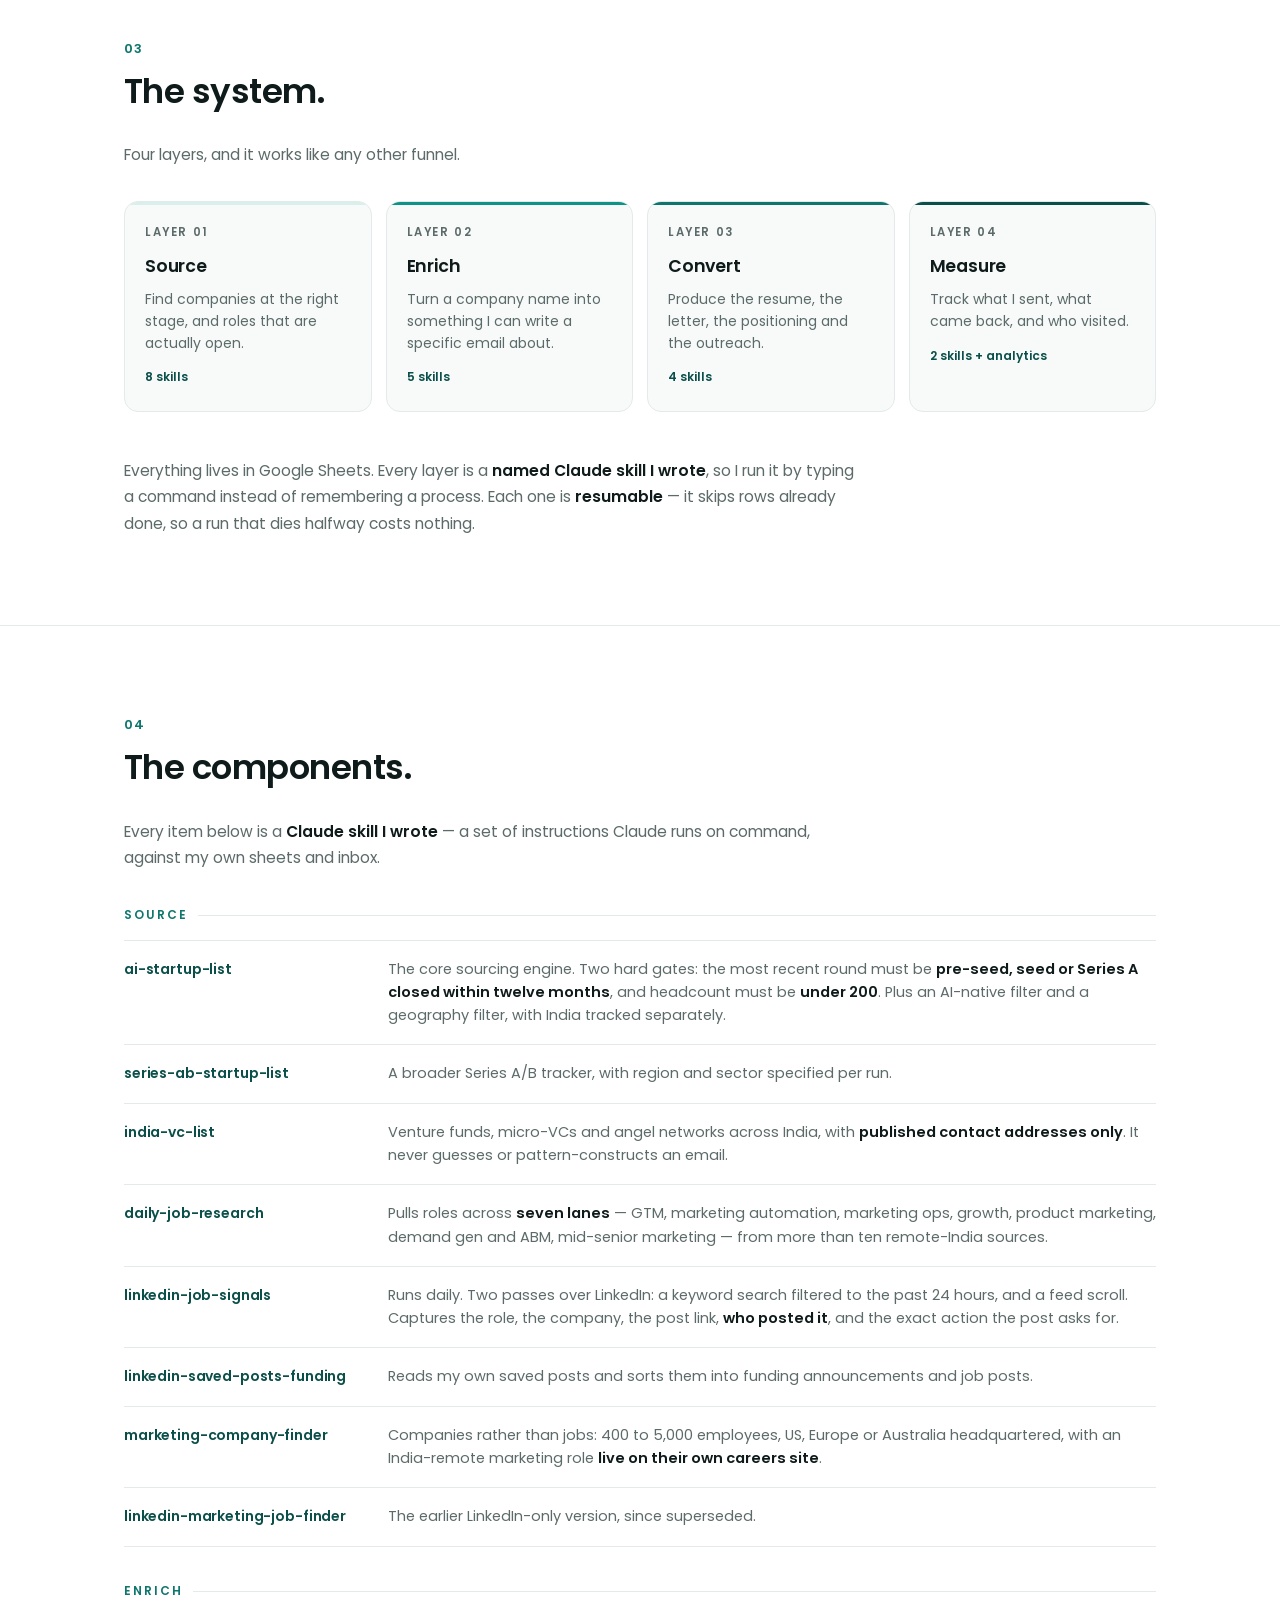
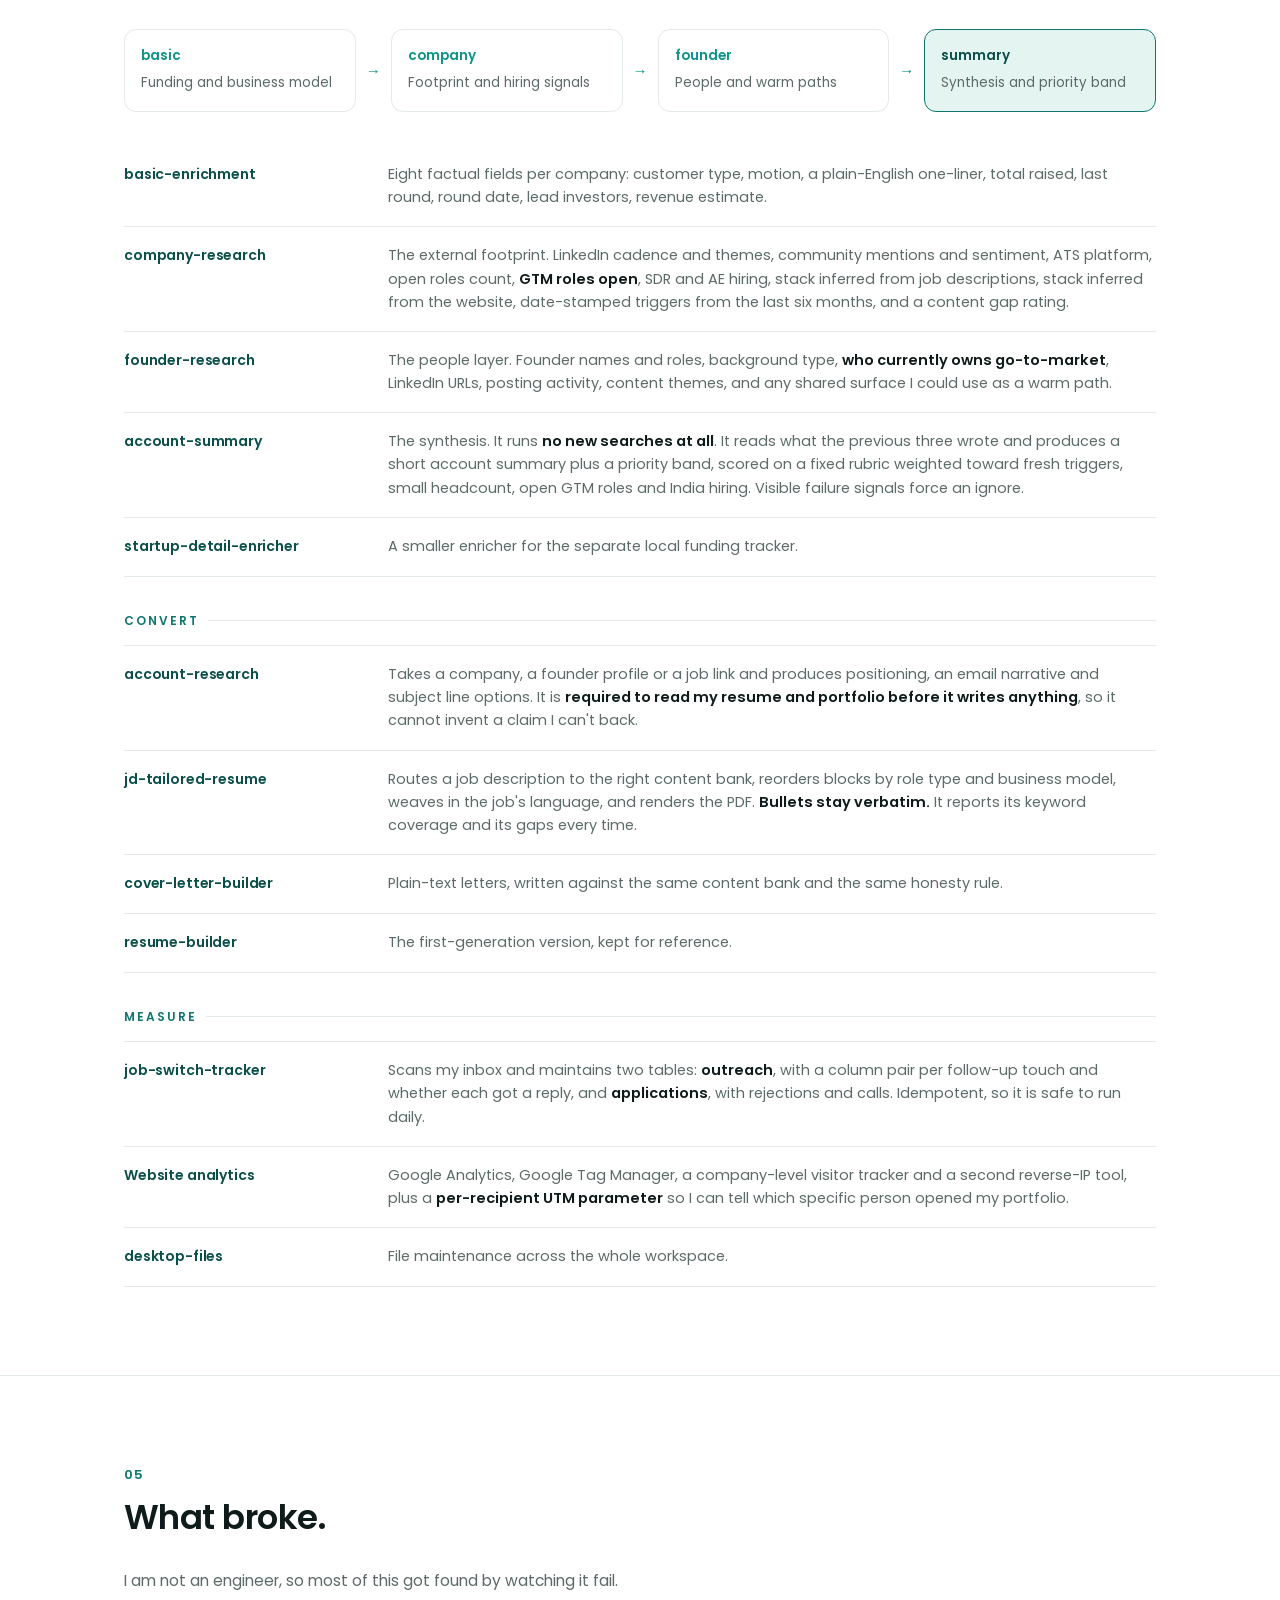
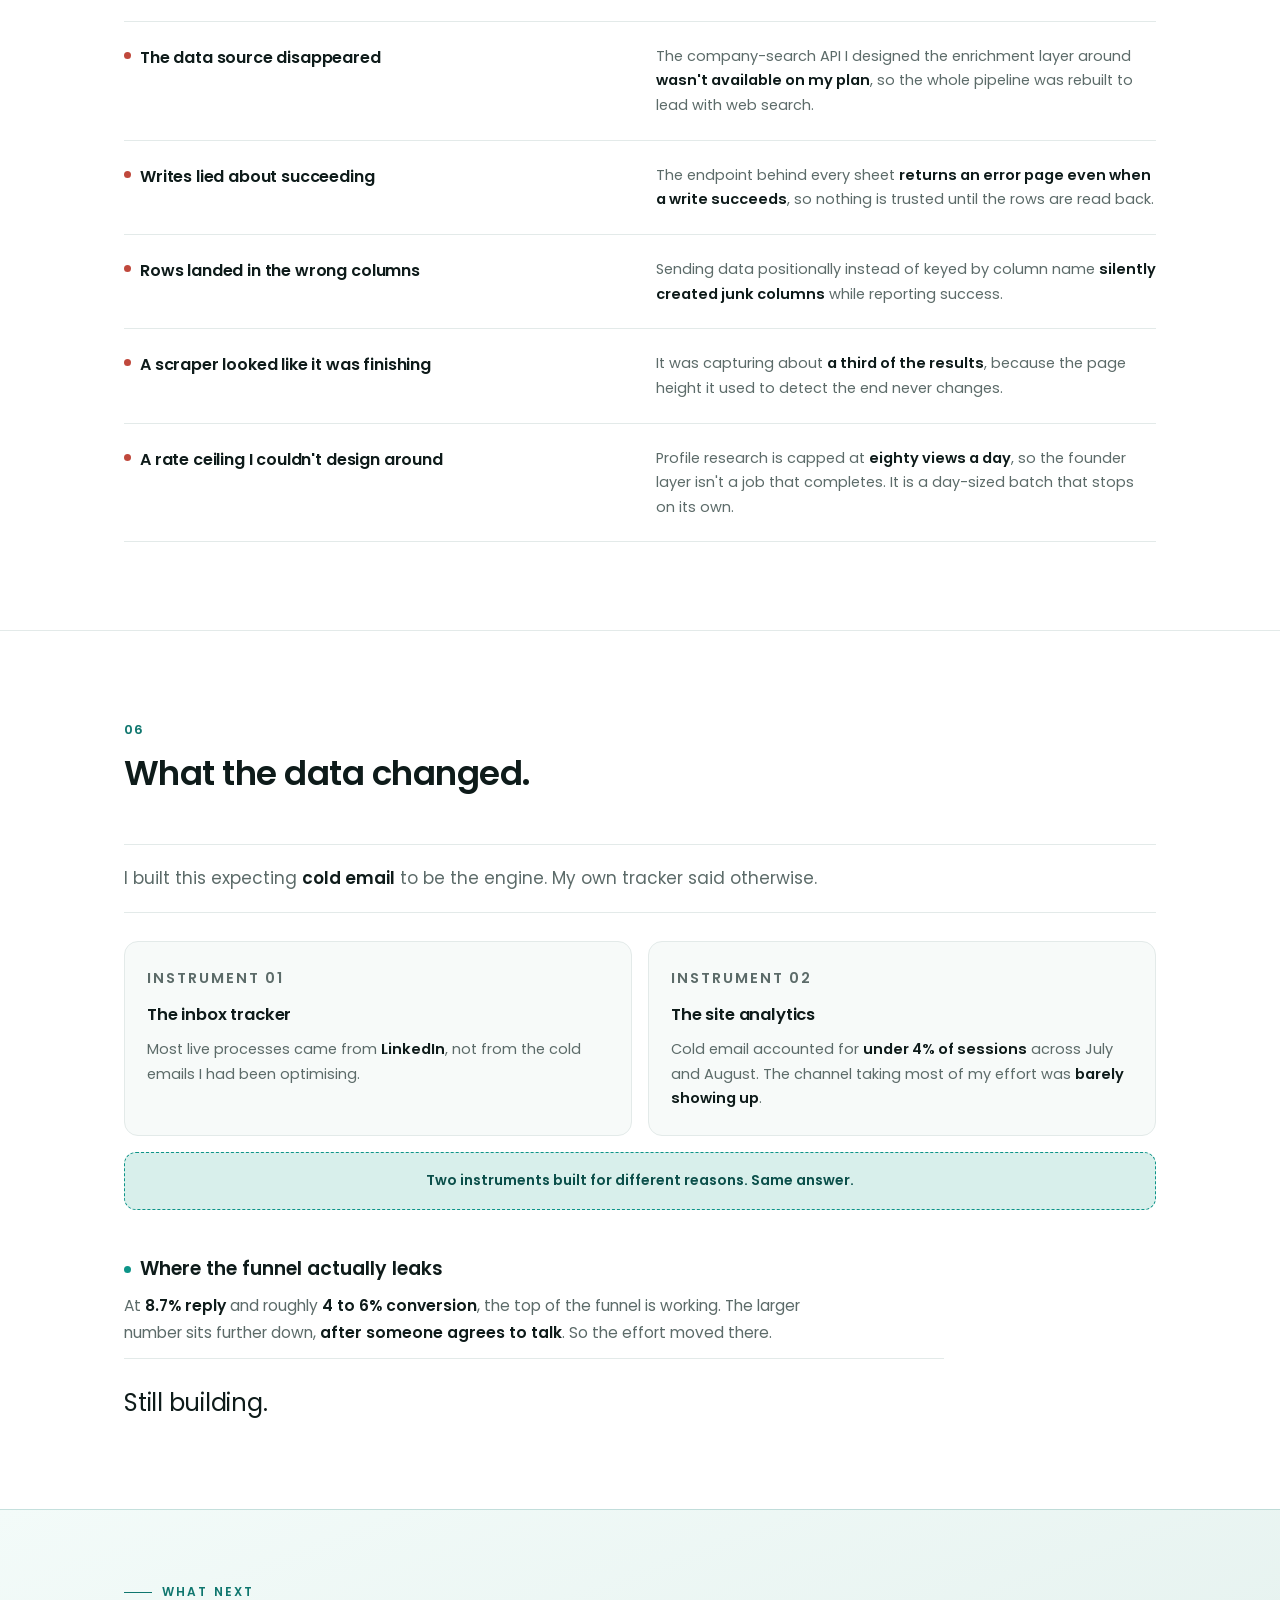
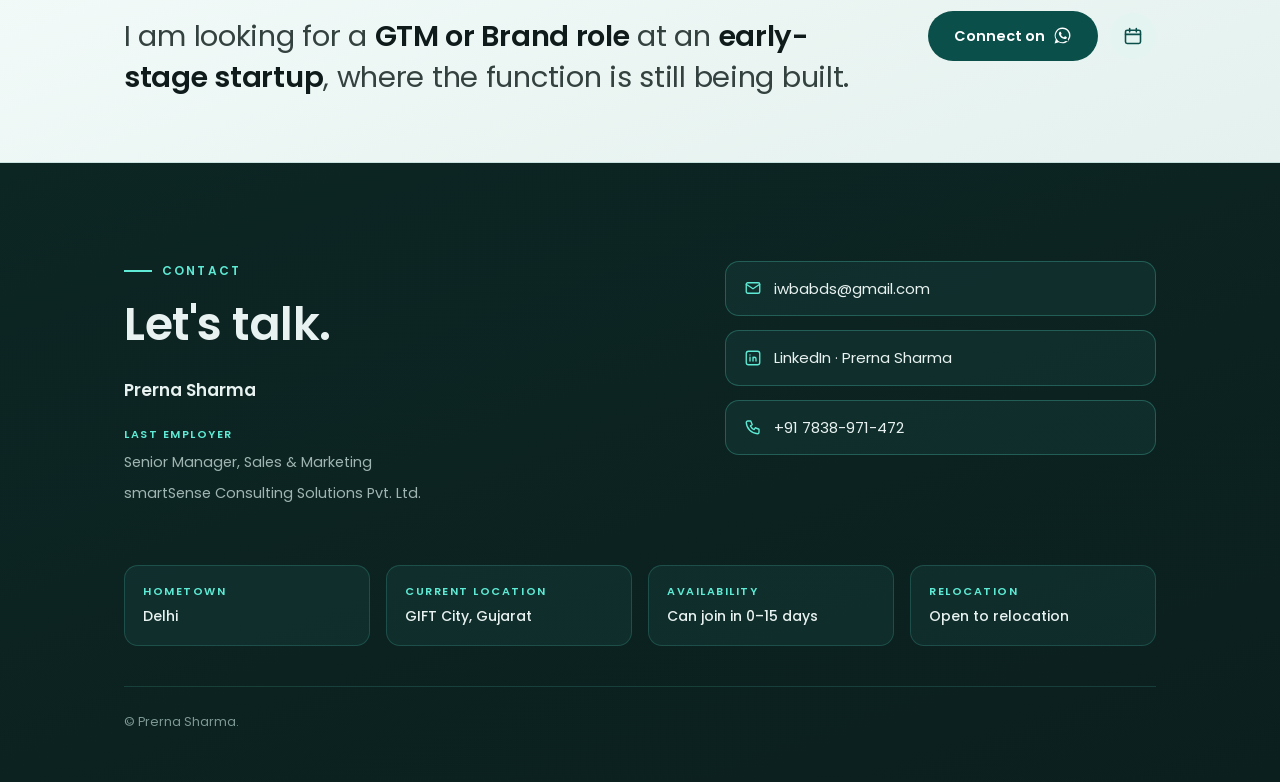
<file: job-search-system.html>
<!DOCTYPE html>
<html lang="en">
<head>
<meta charset="UTF-8">
<meta name="viewport" content="width=device-width, initial-scale=1.0">
<meta name="author" content="Prerna Sharma">
<meta name="robots" content="index, follow">
<meta name="theme-color" content="#0F766E">

<!-- Open Graph: WhatsApp, LinkedIn, Facebook, Slack -->
<meta property="og:site_name" content="Prerna Sharma">
<meta property="og:locale" content="en_IN">
<meta property="og:image" content="https://prerna-sharma-portfolio.vercel.app/og-job-search.png">
<meta property="og:image:secure_url" content="https://prerna-sharma-portfolio.vercel.app/og-job-search.png">
<meta property="og:image:type" content="image/png">
<meta property="og:image:width" content="1200">
<meta property="og:image:height" content="630">
<meta property="og:image:alt" content="Prerna Sharma. I run my job search as a GTM system. Own work: 19 Claude skills across sourcing, signals, outreach and tracking.">

<!-- X / Twitter -->
<meta name="twitter:card" content="summary_large_image">
<meta name="twitter:image" content="https://prerna-sharma-portfolio.vercel.app/og-job-search.png">
<meta name="twitter:image:alt" content="Prerna Sharma. I run my job search as a GTM system. Own work: 19 Claude skills across sourcing, signals, outreach and tracking.">

<!-- Google Tag Manager -->
<script>(function(w,d,s,l,i){w[l]=w[l]||[];w[l].push({'gtm.start':
new Date().getTime(),event:'gtm.js'});var f=d.getElementsByTagName(s)[0],
j=d.createElement(s),dl=l!='dataLayer'?'&l='+l:'';j.async=true;j.src=
'https://www.googletagmanager.com/gtm.js?id='+i+dl;f.parentNode.insertBefore(j,f);
})(window,document,'script','dataLayer','GTM-KL24WRMT');</script>
<!-- End Google Tag Manager -->
<!-- Google tag (gtag.js) -->
<script async src="https://www.googletagmanager.com/gtag/js?id=G-VHBVT9L6W8"></script>
<script>
  window.dataLayer = window.dataLayer || [];
  function gtag(){dataLayer.push(arguments);}
  gtag('js', new Date());

  gtag('config', 'G-VHBVT9L6W8');
</script>

<!-- Apollo Website Visitor Tracking -->
<script>function initApollo(){var n=Math.random().toString(36).substring(7),o=document.createElement("script");o.src="https://assets.apollo.io/micro/website-tracker/tracker.iife.js?nocache="+n,o.async=!0,o.defer=!0,o.onload=function(){window.trackingFunctions.onLoad({appId:"6a36f9e6c1b01800201efefa"})},document.head.appendChild(o)}initApollo();</script>
<!-- End Apollo Website Visitor Tracking -->

<!-- Leadfeeder Tracking -->
<script> (function(ss,ex){ window.ldfdr=window.ldfdr||function(){(ldfdr._q=ldfdr._q||[]).push([].slice.call(arguments));}; (function(d,s){ fs=d.getElementsByTagName(s)[0]; function ce(src){ var cs=d.createElement(s); cs.src=src; cs.async=1; fs.parentNode.insertBefore(cs,fs); }; ce('https://sc.lfeeder.com/lftracker_v1_'+ss+(ex?'_'+ex:'')+'.js'); })(document,'script'); })('kn9Eq4R0Lbj8RlvP'); </script>
<!-- End Leadfeeder Tracking -->

<link rel="preconnect" href="https://fonts.googleapis.com">
<link rel="preconnect" href="https://fonts.gstatic.com" crossorigin>
<link href="https://fonts.googleapis.com/css2?family=Poppins:wght@400;500;600&display=swap" rel="stylesheet">
<link rel="stylesheet" href="/styles.css">
<title>I run my job search as a GTM system &middot; Prerna Sharma</title>
<meta name="description" content="Nineteen Claude skills across profile positioning, sourcing, signals, outreach and tracking — the pipeline I built for my own job search, and what the data changed.">
<link rel="canonical" href="https://prerna-sharma-portfolio.vercel.app/job-search-system.html">
<meta property="og:type" content="article">
<meta property="og:url" content="https://prerna-sharma-portfolio.vercel.app/job-search-system.html">
<meta property="og:title" content="I run my job search as a GTM system &middot; Prerna Sharma">
<meta property="og:description" content="Nineteen Claude skills across profile positioning, sourcing, signals, outreach and tracking — the pipeline I built for my own job search, and what the data changed.">
<meta name="twitter:title" content="I run my job search as a GTM system &middot; Prerna Sharma">
<meta name="twitter:description" content="Nineteen Claude skills across profile positioning, sourcing, signals, outreach and tracking — the pipeline I built for my own job search, and what the data changed.">
</head>
<body>
<noscript><iframe src="https://www.googletagmanager.com/ns.html?id=GTM-KL24WRMT" height="0" width="0" style="display:none;visibility:hidden"></iframe></noscript>

<div class="pv-page csd" data-page="job-search-system.html">
<nav>
  <div class="nav-in">
    <a class="logo" href="index.html">PRERNA<span>.</span>SHARMA</a>
    <div class="nav-links"><a href="work.html">Work</a><a href="about.html">About</a><a href="case-studies.html" class="active">Case studies</a><a href="resume.pdf" target="_blank" rel="noopener">Resume &#8595;</a><a class="nav-cta" href="https://wa.me/917838971472" target="_blank" rel="noopener" aria-label="Connect on WhatsApp">Connect on <svg class="wa-mark" viewBox="0 0 24 24" aria-hidden="true"><path d="M12.04 2a9.9 9.9 0 00-8.5 14.95L2 22l5.2-1.5A9.9 9.9 0 1012.04 2zm0 1.8a8.1 8.1 0 016.9 12.4l-.25.4.86 3.1-3.2-.84-.38.22a8.1 8.1 0 01-11.9-9.9A8.1 8.1 0 0112.04 3.8zm-3.1 3.6c-.16 0-.42.06-.64.3-.22.24-.85.83-.85 2.02 0 1.2.87 2.35.99 2.5.12.17 1.7 2.7 4.2 3.68 2.08.82 2.5.66 2.95.62.45-.04 1.45-.6 1.66-1.17.2-.58.2-1.07.14-1.18-.06-.1-.22-.16-.46-.28-.24-.12-1.45-.72-1.67-.8-.22-.08-.39-.12-.55.12-.16.24-.63.8-.77.96-.14.16-.28.18-.52.06-.24-.12-1.03-.38-1.96-1.21-.72-.65-1.21-1.45-1.35-1.69-.14-.24-.02-.37.1-.49.11-.11.24-.28.36-.42.12-.14.16-.24.24-.4.08-.16.04-.3-.02-.42-.06-.12-.55-1.33-.75-1.82-.2-.47-.4-.41-.55-.42h-.47z"/></svg></a><a class="nav-cal" href="https://calendly.com/iwbabds" target="_blank" rel="noopener" aria-label="Book a call" title="Book a call"><svg viewBox="0 0 24 24" aria-hidden="true"><rect x="3" y="5" width="18" height="16" rx="2"/><path d="M8 3v4M16 3v4M3 10h18"/></svg></a></div>
  </div>
</nav>

<section class="lead">
  <div class="wrap">
    <p class="kicker rv">Case study</p>
    <h1 class="rv">I run my job search as a GTM system<span>.</span></h1>

    <dl class="lead-meta rv">
      <div><dt>Built with</dt><dd>Claude, Apps Script, Google Sheets</dd></div>
      <div><dt>Skills written</dt><dd>19</dd></div>
      <div><dt>Period</dt><dd>June &#8211; September 2026</dd></div>
    </dl>
  </div>
</section>

<!-- 01 -->
<section id="s1">
  <div class="wrap">
    <p class="sec-num rv">01</p>
    <h2 class="sec-title rv">The numbers.</h2>

    <div class="blk rv" style="margin-top:30px">
      <p class="thesis">I wanted to learn automation properly, and I was already looking for a role. So I built <b>the search itself</b> as the thing to automate.</p>
    </div>

    <div class="blk rv">
      <h3 class="blk-h">What the system holds</h3>
      <div class="kpi">
        <div><b>217</b><span>companies in the tracker</span></div>
        <div><b>78</b><span>VC firms and angel networks</span></div>
        <div><b>~40</b><span>enrichment fields per company</span></div>
        <div><b>19</b><span>skills built</span></div>
        <div><b>10+</b><span>job sources monitored daily</span></div>
      </div>
    </div>

    <div class="blk rv">
      <h3 class="blk-h alt">Outreach and applications</h3>
      <p>Each square is one in a hundred. Filled squares are the ones that converted.</p>
      <div class="waf">
        <div class="waf-i">
          <p class="wl">Cold email reply rate</p>
          <p class="wsub">Replies against emails sent</p>
          <p class="wv">8.7%</p>
          <div class="waf-g"><i class="on"></i><i class="on"></i><i class="on"></i><i class="on"></i><i class="on"></i><i class="on"></i><i class="on"></i><i class="on"></i><i class="on"></i><i></i><i></i><i></i><i></i><i></i><i></i><i></i><i></i><i></i><i></i><i></i><i></i><i></i><i></i><i></i><i></i><i></i><i></i><i></i><i></i><i></i><i></i><i></i><i></i><i></i><i></i><i></i><i></i><i></i><i></i><i></i><i></i><i></i><i></i><i></i><i></i><i></i><i></i><i></i><i></i><i></i><i></i><i></i><i></i><i></i><i></i><i></i><i></i><i></i><i></i><i></i><i></i><i></i><i></i><i></i><i></i><i></i><i></i><i></i><i></i><i></i><i></i><i></i><i></i><i></i><i></i><i></i><i></i><i></i><i></i><i></i><i></i><i></i><i></i><i></i><i></i><i></i><i></i><i></i><i></i><i></i><i></i><i></i><i></i><i></i><i></i><i></i><i></i><i></i><i></i><i></i></div>
          <p class="wfoot">~9 replies per 100 emails</p>
        </div>
        <div class="waf-i">
          <p class="wl">LinkedIn application &#8594; live process</p>
          <p class="wsub">Applications that reached a real conversation</p>
          <p class="wv">~6%</p>
          <div class="waf-g"><i class="on"></i><i class="on"></i><i class="on"></i><i class="on"></i><i class="on"></i><i class="on"></i><i></i><i></i><i></i><i></i><i></i><i></i><i></i><i></i><i></i><i></i><i></i><i></i><i></i><i></i><i></i><i></i><i></i><i></i><i></i><i></i><i></i><i></i><i></i><i></i><i></i><i></i><i></i><i></i><i></i><i></i><i></i><i></i><i></i><i></i><i></i><i></i><i></i><i></i><i></i><i></i><i></i><i></i><i></i><i></i><i></i><i></i><i></i><i></i><i></i><i></i><i></i><i></i><i></i><i></i><i></i><i></i><i></i><i></i><i></i><i></i><i></i><i></i><i></i><i></i><i></i><i></i><i></i><i></i><i></i><i></i><i></i><i></i><i></i><i></i><i></i><i></i><i></i><i></i><i></i><i></i><i></i><i></i><i></i><i></i><i></i><i></i><i></i><i></i><i></i><i></i><i></i><i></i><i></i><i></i></div>
          <p class="wfoot">~6 conversations per 100 applications</p>
        </div>
        <div class="waf-i">
          <p class="wl">Cold email &#8594; live process</p>
          <p class="wsub">Emails that reached a real conversation</p>
          <p class="wv">~4%</p>
          <div class="waf-g"><i class="on"></i><i class="on"></i><i class="on"></i><i class="on"></i><i></i><i></i><i></i><i></i><i></i><i></i><i></i><i></i><i></i><i></i><i></i><i></i><i></i><i></i><i></i><i></i><i></i><i></i><i></i><i></i><i></i><i></i><i></i><i></i><i></i><i></i><i></i><i></i><i></i><i></i><i></i><i></i><i></i><i></i><i></i><i></i><i></i><i></i><i></i><i></i><i></i><i></i><i></i><i></i><i></i><i></i><i></i><i></i><i></i><i></i><i></i><i></i><i></i><i></i><i></i><i></i><i></i><i></i><i></i><i></i><i></i><i></i><i></i><i></i><i></i><i></i><i></i><i></i><i></i><i></i><i></i><i></i><i></i><i></i><i></i><i></i><i></i><i></i><i></i><i></i><i></i><i></i><i></i><i></i><i></i><i></i><i></i><i></i><i></i><i></i><i></i><i></i><i></i><i></i><i></i><i></i></div>
          <p class="wfoot">~4 conversations per 100 emails</p>
        </div>
      </div>
    </div>

    <div class="blk rv">
      <h3 class="blk-h">Portfolio traffic, July and August</h3>
      <p><b>533 sessions</b> across the two months, from 47 distinct sources. Where they came from:</p>
      <div class="donut">
        <svg viewBox="0 0 240 240" role="img" aria-label="Portfolio traffic by source, July and August 2026">
          <circle class="dseg" cx="120" cy="120" r="80" stroke="#0B4F4A" style="--d:244.25" stroke-dashoffset="0"></circle>
          <circle class="dseg" cx="120" cy="120" r="80" stroke="#0F766E" style="--d:133.92" stroke-dashoffset="-244.25"></circle>
          <circle class="dseg" cx="120" cy="120" r="80" stroke="#14B8A6" style="--d:31.12" stroke-dashoffset="-378.17"></circle>
          <circle class="dseg" cx="120" cy="120" r="80" stroke="#5EEAD4" style="--d:18.86" stroke-dashoffset="-409.29"></circle>
          <circle class="dseg" cx="120" cy="120" r="80" stroke="#D8EFEB" style="--d:74.50" stroke-dashoffset="-428.15"></circle>
          <text class="dc-n" x="120" y="118" text-anchor="middle">533</text>
          <text class="dc-l" x="120" y="138" text-anchor="middle">sessions</text>
        </svg>
        <div class="dleg">
          <div class="dleg-i"><span class="sw" style="background:#0B4F4A"></span><span class="dn">Resume link<em>Tagged link on every resume sent</em></span><span class="dp">48.6%<em>259</em></span></div>
          <div class="dleg-i"><span class="sw" style="background:#0F766E"></span><span class="dn">Direct<em>Typed or untagged</em></span><span class="dp">26.6%<em>142</em></span></div>
          <div class="dleg-i"><span class="sw" style="background:#D8EFEB"></span><span class="dn">Other / undefined<em>42 long-tail sources</em></span><span class="dp">14.8%<em>79</em></span></div>
          <div class="dleg-i"><span class="sw" style="background:#14B8A6"></span><span class="dn">LinkedIn<em>Referral and DM</em></span><span class="dp">6.2%<em>33</em></span></div>
          <div class="dleg-i"><span class="sw" style="background:#5EEAD4"></span><span class="dn">Cold email<em>Tagged outreach links</em></span><span class="dp">3.8%<em>20</em></span></div>
        </div>
      </div>
      <div class="pull">Nearly half of all traffic arrives through a <b>resume link</b>. Cold email, the channel taking most of my effort, accounts for <b>under 4%</b>.</div>
    </div>
  </div>
</section>

<!-- 02 -->
<section id="s2" class="divide">
  <div class="wrap">
    <p class="sec-num rv">02</p>
    <h2 class="sec-title rv">Defining what I was selling.</h2>
    <p class="sec-sub rv">Before building anything I had to be clear on the claim. The rule: <b>every line on my resume or my site has to survive being questioned in an interview.</b> If I can't defend the verb, the verb changes.</p>

    <div class="blk rv" style="margin-top:34px">
      <p>That mostly worked by subtraction. Ownership language got downgraded wherever I was on the team rather than running it, and one planned resume version got cut entirely because the evidence wasn't there.</p>
      <div class="chain">
        <p class="lbl">What survived</p>
        <div class="steps">
          <span class="st hi">I build go-to-market from zero</span>
        </div>
      </div>
      <p style="margin-top:22px">One sentence, every word defensible.</p>
    </div>

    <div class="blk rv">
      <h3 class="blk-h alt">The same rule governs the automation</h3>
      <p>Every resume the system produces uses <b>my existing bullets verbatim</b>. It reorders them and weaves in the language of the job description, and that is all it is allowed to do. When a role asks for something I don't have, it <b>flags the gap</b> instead of inventing a bullet.</p>
    </div>
  </div>
</section>

<!-- 03 -->
<section id="s3" class="divide">
  <div class="wrap">
    <p class="sec-num rv">03</p>
    <h2 class="sec-title rv">The system.</h2>
    <p class="sec-sub rv">Four layers, and it works like any other funnel.</p>

    <div class="map rv">
      <div class="map-i">
        <p class="mn">Layer 01</p>
        <h4>Source</h4>
        <p>Find companies at the right stage, and roles that are actually open.</p>
        <p class="mc">8 skills</p>
      </div>
      <div class="map-i">
        <p class="mn">Layer 02</p>
        <h4>Enrich</h4>
        <p>Turn a company name into something I can write a specific email about.</p>
        <p class="mc">5 skills</p>
      </div>
      <div class="map-i">
        <p class="mn">Layer 03</p>
        <h4>Convert</h4>
        <p>Produce the resume, the letter, the positioning and the outreach.</p>
        <p class="mc">4 skills</p>
      </div>
      <div class="map-i">
        <p class="mn">Layer 04</p>
        <h4>Measure</h4>
        <p>Track what I sent, what came back, and who visited.</p>
        <p class="mc">2 skills + analytics</p>
      </div>
    </div>

    <div class="blk rv">
      <p>Everything lives in Google Sheets. Every layer is a <b>named Claude skill I wrote</b>, so I run it by typing a command instead of remembering a process. Each one is <b>resumable</b> &#8212; it skips rows already done, so a run that dies halfway costs nothing.</p>
    </div>
  </div>
</section>

<!-- 04 -->
<section id="s4" class="divide">
  <div class="wrap">
    <p class="sec-num rv">04</p>
    <h2 class="sec-title rv">The components.</h2>
    <p class="sec-sub rv">Every item below is a <b>Claude skill I wrote</b> — a set of instructions Claude runs on command, against my own sheets and inbox.</p>

    <div class="sk-group rv">
      <h4>Source</h4>
      <div class="sk-r"><span class="sk-n">ai-startup-list</span><span class="sk-d">The core sourcing engine. Two hard gates: the most recent round must be <b>pre-seed, seed or Series A closed within twelve months</b>, and headcount must be <b>under 200</b>. Plus an AI-native filter and a geography filter, with India tracked separately.</span></div>
      <div class="sk-r"><span class="sk-n">series-ab-startup-list</span><span class="sk-d">A broader Series A/B tracker, with region and sector specified per run.</span></div>
      <div class="sk-r"><span class="sk-n">india-vc-list</span><span class="sk-d">Venture funds, micro-VCs and angel networks across India, with <b>published contact addresses only</b>. It never guesses or pattern-constructs an email.</span></div>
      <div class="sk-r"><span class="sk-n">daily-job-research</span><span class="sk-d">Pulls roles across <b>seven lanes</b> &#8212; GTM, marketing automation, marketing ops, growth, product marketing, demand gen and ABM, mid-senior marketing &#8212; from more than ten remote-India sources.</span></div>
      <div class="sk-r"><span class="sk-n">linkedin-job-signals</span><span class="sk-d">Runs daily. Two passes over LinkedIn: a keyword search filtered to the past 24 hours, and a feed scroll. Captures the role, the company, the post link, <b>who posted it</b>, and the exact action the post asks for.</span></div>
      <div class="sk-r"><span class="sk-n">linkedin-saved-posts-funding</span><span class="sk-d">Reads my own saved posts and sorts them into funding announcements and job posts.</span></div>
      <div class="sk-r"><span class="sk-n">marketing-company-finder</span><span class="sk-d">Companies rather than jobs: 400 to 5,000 employees, US, Europe or Australia headquartered, with an India-remote marketing role <b>live on their own careers site</b>.</span></div>
      <div class="sk-r"><span class="sk-n">linkedin-marketing-job-finder</span><span class="sk-d">The earlier LinkedIn-only version, since superseded.</span></div>
    </div>

    <div class="sk-group rv">
      <h4>Enrich</h4>
      <div class="pipe">
        <div class="pipe-i"><p class="pk">basic</p><p>Funding and business model</p></div>
        <span class="pipe-ar">&#8594;</span>
        <div class="pipe-i"><p class="pk">company</p><p>Footprint and hiring signals</p></div>
        <span class="pipe-ar">&#8594;</span>
        <div class="pipe-i"><p class="pk">founder</p><p>People and warm paths</p></div>
        <span class="pipe-ar">&#8594;</span>
        <div class="pipe-i"><p class="pk">summary</p><p>Synthesis and priority band</p></div>
      </div>
      <div class="sk-r"><span class="sk-n">basic-enrichment</span><span class="sk-d">Eight factual fields per company: customer type, motion, a plain-English one-liner, total raised, last round, round date, lead investors, revenue estimate.</span></div>
      <div class="sk-r"><span class="sk-n">company-research</span><span class="sk-d">The external footprint. LinkedIn cadence and themes, community mentions and sentiment, ATS platform, open roles count, <b>GTM roles open</b>, SDR and AE hiring, stack inferred from job descriptions, stack inferred from the website, date-stamped triggers from the last six months, and a content gap rating.</span></div>
      <div class="sk-r"><span class="sk-n">founder-research</span><span class="sk-d">The people layer. Founder names and roles, background type, <b>who currently owns go-to-market</b>, LinkedIn URLs, posting activity, content themes, and any shared surface I could use as a warm path.</span></div>
      <div class="sk-r"><span class="sk-n">account-summary</span><span class="sk-d">The synthesis. It runs <b>no new searches at all</b>. It reads what the previous three wrote and produces a short account summary plus a priority band, scored on a fixed rubric weighted toward fresh triggers, small headcount, open GTM roles and India hiring. Visible failure signals force an ignore.</span></div>
      <div class="sk-r"><span class="sk-n">startup-detail-enricher</span><span class="sk-d">A smaller enricher for the separate local funding tracker.</span></div>
    </div>

    <div class="sk-group rv">
      <h4>Convert</h4>
      <div class="sk-r"><span class="sk-n">account-research</span><span class="sk-d">Takes a company, a founder profile or a job link and produces positioning, an email narrative and subject line options. It is <b>required to read my resume and portfolio before it writes anything</b>, so it cannot invent a claim I can't back.</span></div>
      <div class="sk-r"><span class="sk-n">jd-tailored-resume</span><span class="sk-d">Routes a job description to the right content bank, reorders blocks by role type and business model, weaves in the job's language, and renders the PDF. <b>Bullets stay verbatim.</b> It reports its keyword coverage and its gaps every time.</span></div>
      <div class="sk-r"><span class="sk-n">cover-letter-builder</span><span class="sk-d">Plain-text letters, written against the same content bank and the same honesty rule.</span></div>
      <div class="sk-r"><span class="sk-n">resume-builder</span><span class="sk-d">The first-generation version, kept for reference.</span></div>
    </div>

    <div class="sk-group rv">
      <h4>Measure</h4>
      <div class="sk-r"><span class="sk-n">job-switch-tracker</span><span class="sk-d">Scans my inbox and maintains two tables: <b>outreach</b>, with a column pair per follow-up touch and whether each got a reply, and <b>applications</b>, with rejections and calls. Idempotent, so it is safe to run daily.</span></div>
      <div class="sk-r"><span class="sk-n">Website analytics</span><span class="sk-d">Google Analytics, Google Tag Manager, a company-level visitor tracker and a second reverse-IP tool, plus a <b>per-recipient UTM parameter</b> so I can tell which specific person opened my portfolio.</span></div>
      <div class="sk-r"><span class="sk-n">desktop-files</span><span class="sk-d">File maintenance across the whole workspace.</span></div>
    </div>

  </div>
</section>

<!-- 05 -->
<section id="s5" class="divide">
  <div class="wrap">
    <p class="sec-num rv">05</p>
    <h2 class="sec-title rv">What broke.</h2>
    <p class="sec-sub rv">I am not an engineer, so most of this got found by watching it fail.</p>

    <div class="brk rv">
      <div class="brk-i">
        <h4>The data source disappeared</h4>
        <p>The company-search API I designed the enrichment layer around <b>wasn't available on my plan</b>, so the whole pipeline was rebuilt to lead with web search.</p>
      </div>
      <div class="brk-i">
        <h4>Writes lied about succeeding</h4>
        <p>The endpoint behind every sheet <b>returns an error page even when a write succeeds</b>, so nothing is trusted until the rows are read back.</p>
      </div>
      <div class="brk-i">
        <h4>Rows landed in the wrong columns</h4>
        <p>Sending data positionally instead of keyed by column name <b>silently created junk columns</b> while reporting success.</p>
      </div>
      <div class="brk-i">
        <h4>A scraper looked like it was finishing</h4>
        <p>It was capturing about <b>a third of the results</b>, because the page height it used to detect the end never changes.</p>
      </div>
      <div class="brk-i">
        <h4>A rate ceiling I couldn't design around</h4>
        <p>Profile research is capped at <b>eighty views a day</b>, so the founder layer isn't a job that completes. It is a day-sized batch that stops on its own.</p>
      </div>
    </div>
  </div>
</section>

<!-- 06 -->
<section id="s6" class="divide">
  <div class="wrap">
    <p class="sec-num rv">06</p>
    <h2 class="sec-title rv">What the data changed.</h2>

    <div class="blk rv" style="margin-top:34px">
      <p class="statline">I built this expecting <b>cold email</b> to be the engine. My own tracker said otherwise.</p>
    </div>

    <div class="two rv">
      <div class="two-i">
        <p class="tk">Instrument 01</p>
        <h4>The inbox tracker</h4>
        <p>Most live processes came from <b>LinkedIn</b>, not from the cold emails I had been optimising.</p>
      </div>
      <div class="two-i">
        <p class="tk">Instrument 02</p>
        <h4>The site analytics</h4>
        <p>Cold email accounted for <b>under 4% of sessions</b> across July and August. The channel taking most of my effort was <b>barely showing up</b>.</p>
      </div>
    </div>
    <div class="verdict rv">Two instruments built for different reasons. Same answer.</div>

    <div class="blk rv">
      <h3 class="blk-h alt">Where the funnel actually leaks</h3>
      <p>At <b>8.7% reply</b> and roughly <b>4 to 6% conversion</b>, the top of the funnel is working. The larger number sits further down, <b>after someone agrees to talk</b>. So the effort moved there.</p>
      <p class="closing">Still building.</p>
    </div>
  </div>
</section>

<section id="looking">
  <div class="lf-band">
    <div class="wrap">
      <div class="lf-text">
        <div class="eyebrow rv">What next</div>
        <h2 class="rv">I am looking for a <b>GTM or Brand role</b> at an <b>early-stage startup</b>, where the function is still being built.</h2>
      </div>
      <div class="rv lf-cta"><a class="btn-call" href="https://wa.me/917838971472" target="_blank" rel="noopener" aria-label="Connect on WhatsApp">Connect on <svg class="wa-mark" viewBox="0 0 24 24" aria-hidden="true"><path d="M12.04 2a9.9 9.9 0 00-8.5 14.95L2 22l5.2-1.5A9.9 9.9 0 1012.04 2zm0 1.8a8.1 8.1 0 016.9 12.4l-.25.4.86 3.1-3.2-.84-.38.22a8.1 8.1 0 01-11.9-9.9A8.1 8.1 0 0112.04 3.8zm-3.1 3.6c-.16 0-.42.06-.64.3-.22.24-.85.83-.85 2.02 0 1.2.87 2.35.99 2.5.12.17 1.7 2.7 4.2 3.68 2.08.82 2.5.66 2.95.62.45-.04 1.45-.6 1.66-1.17.2-.58.2-1.07.14-1.18-.06-.1-.22-.16-.46-.28-.24-.12-1.45-.72-1.67-.8-.22-.08-.39-.12-.55.12-.16.24-.63.8-.77.96-.14.16-.28.18-.52.06-.24-.12-1.03-.38-1.96-1.21-.72-.65-1.21-1.45-1.35-1.69-.14-.24-.02-.37.1-.49.11-.11.24-.28.36-.42.12-.14.16-.24.24-.4.08-.16.04-.3-.02-.42-.06-.12-.55-1.33-.75-1.82-.2-.47-.4-.41-.55-.42h-.47z"/></svg></a><a class="btn-cal ico" href="https://calendly.com/iwbabds" target="_blank" rel="noopener" aria-label="Book a call" title="Book a call"><svg viewBox="0 0 24 24" aria-hidden="true"><rect x="3" y="5" width="18" height="16" rx="2"/><path d="M8 3v4M16 3v4M3 10h18"/></svg></a></div>
    </div>
  </div>
</section>

<footer id="contact">
  <div class="wrap">
    <div class="foot-grid">
      <div>
        <div class="eyebrow rv">Contact</div>
        <h2 class="rv">Let's talk.</h2>
        <div class="foot-info rv">
          <p>Prerna Sharma</p>
          <p class="fi-label">Last employer</p>
          <p>Senior Manager, Sales &amp; Marketing</p>
          <p>smartSense Consulting Solutions Pvt. Ltd.</p>
        </div>
      </div>
      <div class="foot-links rv">
        <a href="mailto:iwbabds@gmail.com"><svg viewBox="0 0 24 24"><rect x="3" y="5" width="18" height="14" rx="2"/><path d="M3 7l9 6 9-6"/></svg>iwbabds@gmail.com</a>
        <a href="https://www.linkedin.com/in/prerna-sharma-2a5a88181/" target="_blank" rel="noopener"><svg viewBox="0 0 24 24"><rect x="3" y="3" width="18" height="18" rx="3"/><path d="M8 11v5M8 8v.01M12 16v-5M16 16v-3a2 2 0 00-4 0"/></svg>LinkedIn · Prerna Sharma</a>
        <a href="tel:+917838971472"><svg viewBox="0 0 24 24"><path d="M5 4h4l2 5-2.5 1.5a11 11 0 005 5L15 13l5 2v4a2 2 0 01-2 2A16 16 0 013 6a2 2 0 012-2z"/></svg>+91 7838-971-472</a>
      </div>
    </div>
    <div class="foot-facts rv">
      <div class="ff"><span class="ff-label">Hometown</span><span class="ff-value">Delhi</span></div>
      <div class="ff"><span class="ff-label">Current location</span><span class="ff-value">GIFT City, Gujarat</span></div>
      <div class="ff"><span class="ff-label">Availability</span><span class="ff-value">Can join in 0&#8211;15 days</span></div>
      <div class="ff"><span class="ff-label">Relocation</span><span class="ff-value">Open to relocation</span></div>
    </div>
    <div class="foot-bottom">
      <span>© Prerna Sharma.</span>
    </div>
  </div>
</footer>
</div>

<script src="/app.js"></script>
</body>
</html>
</file>
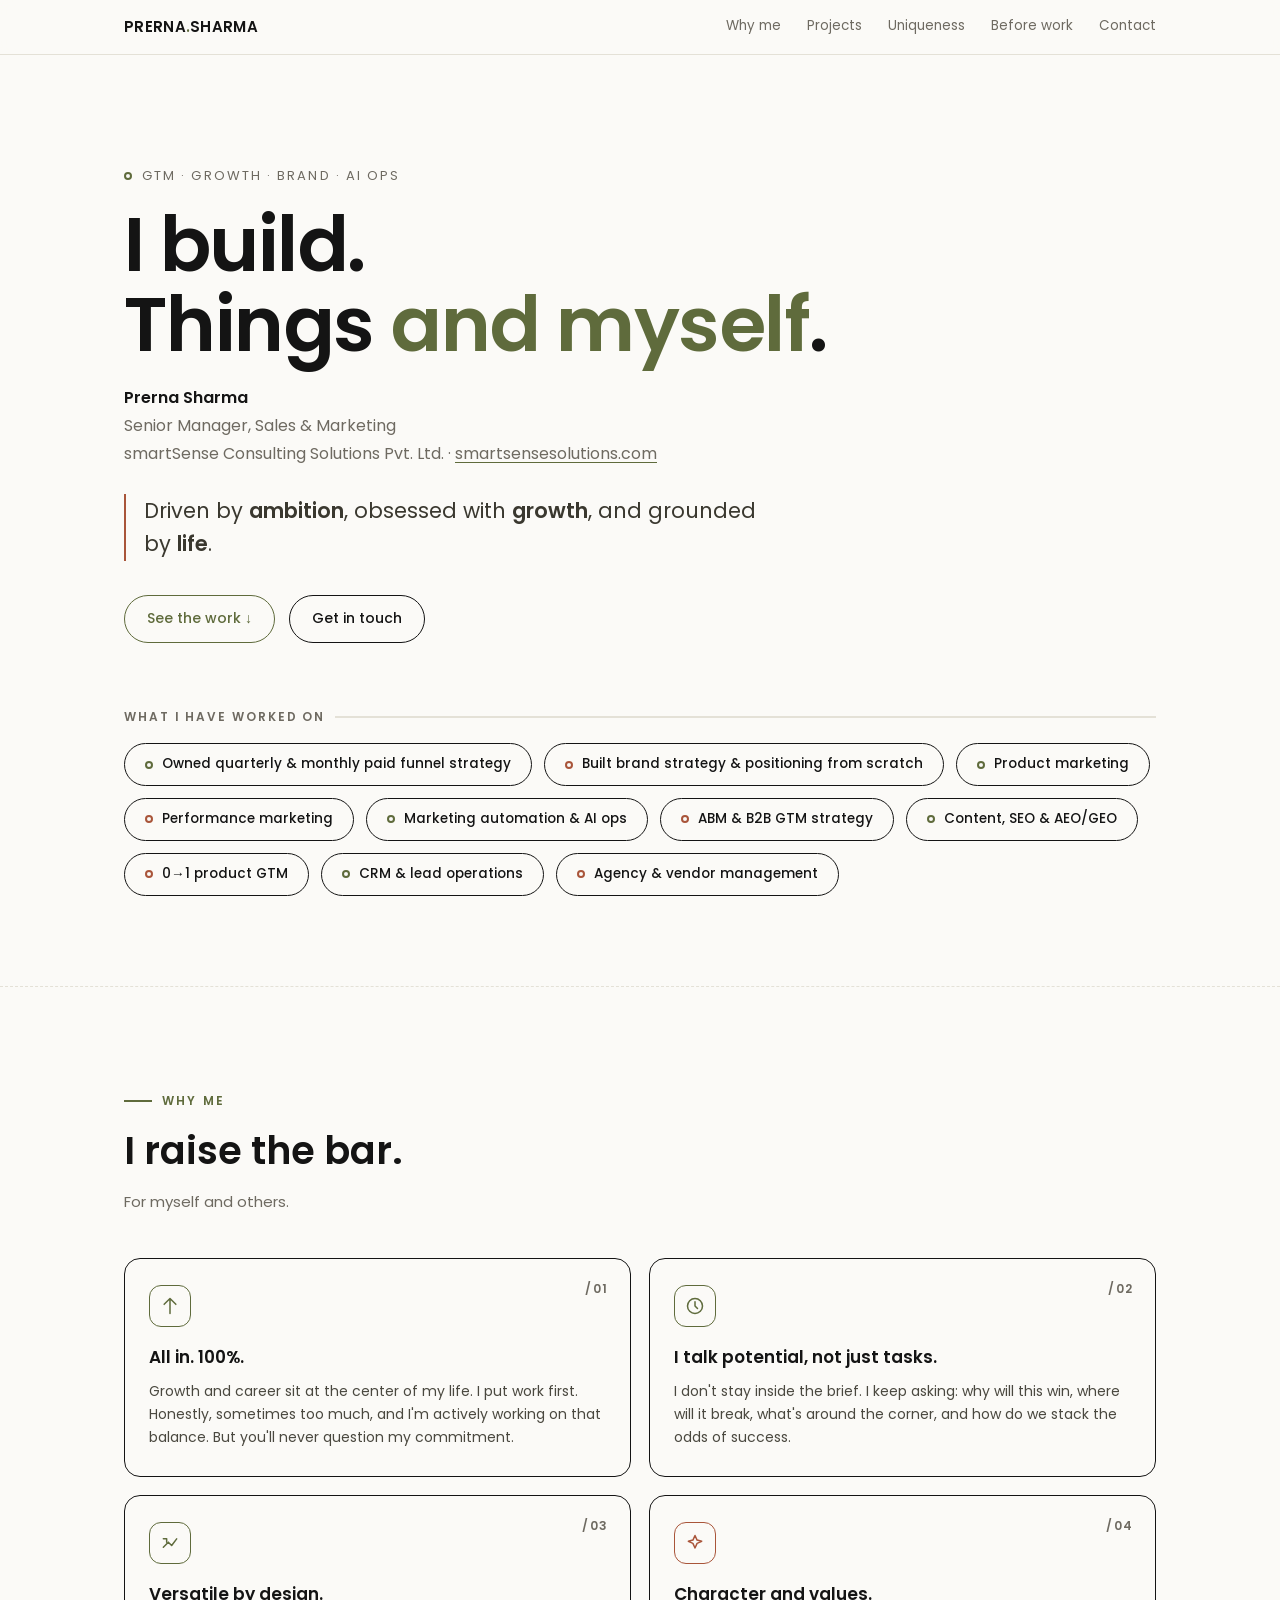
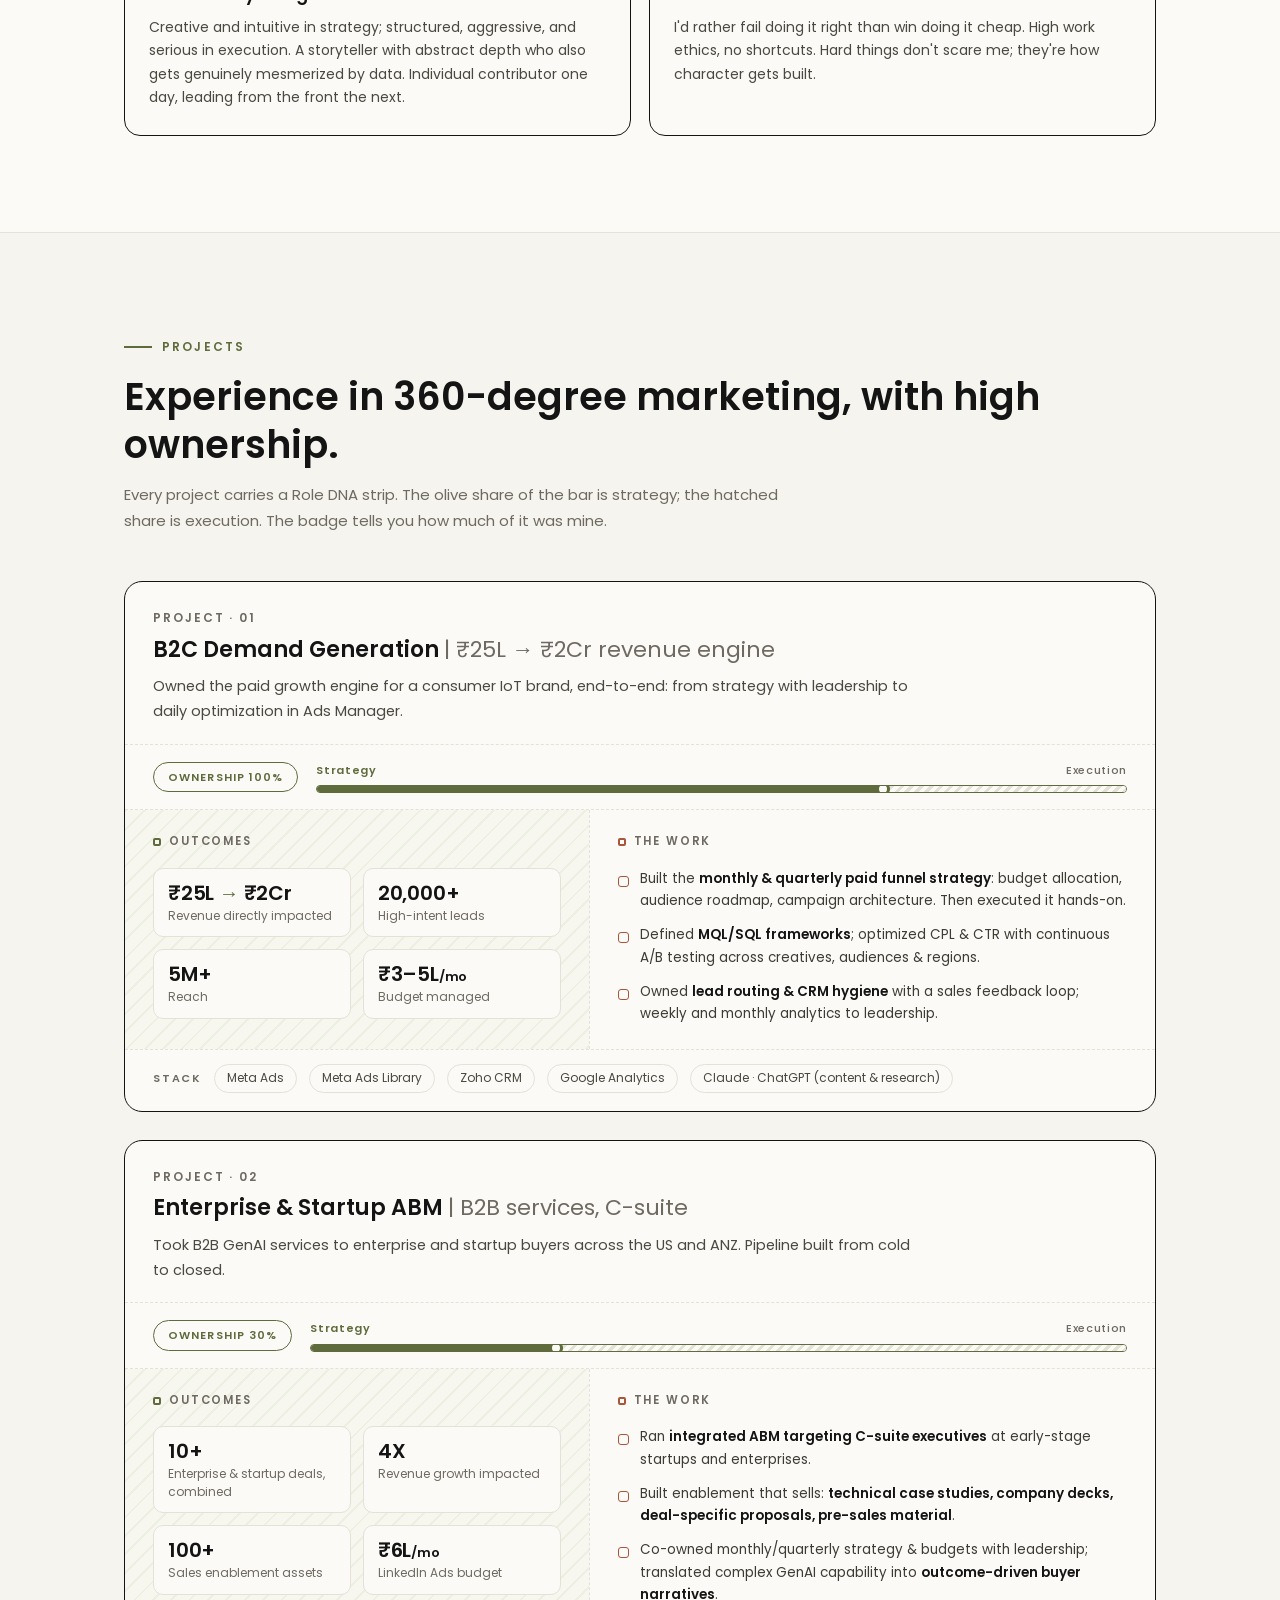
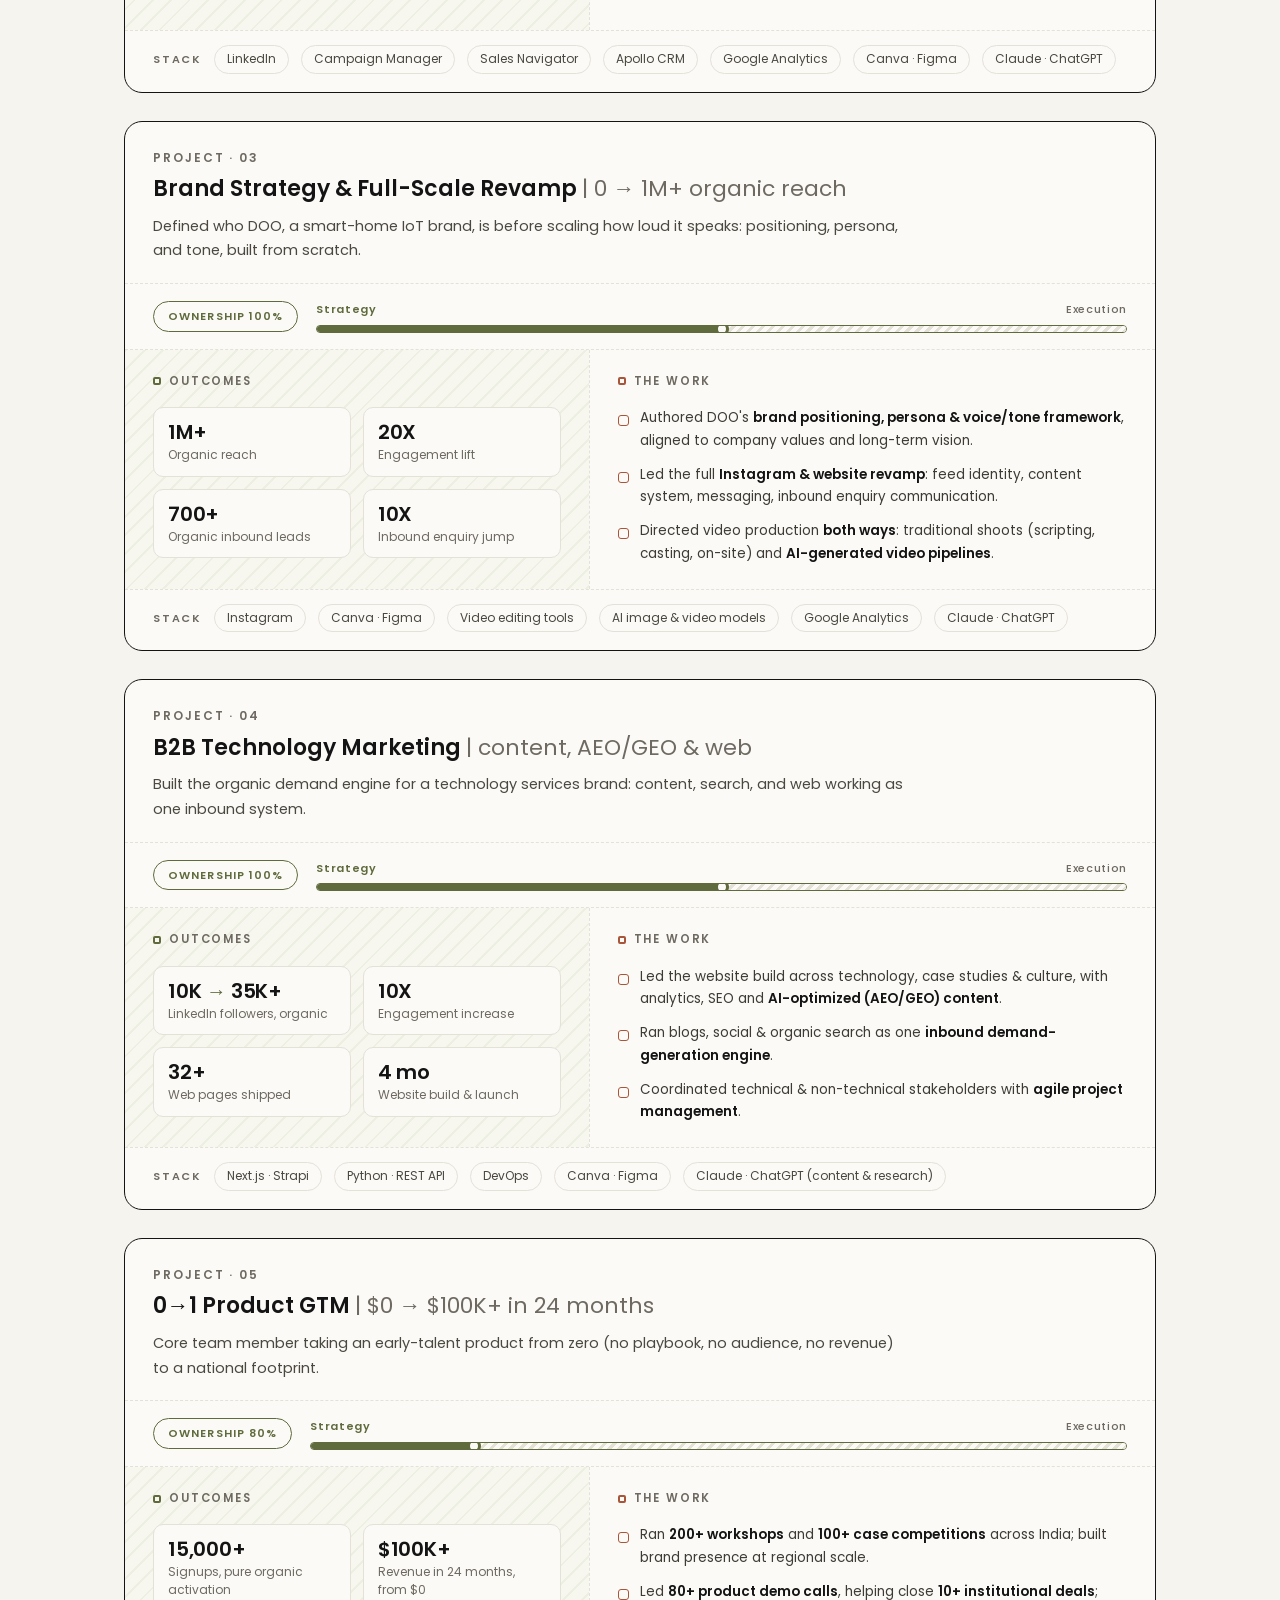
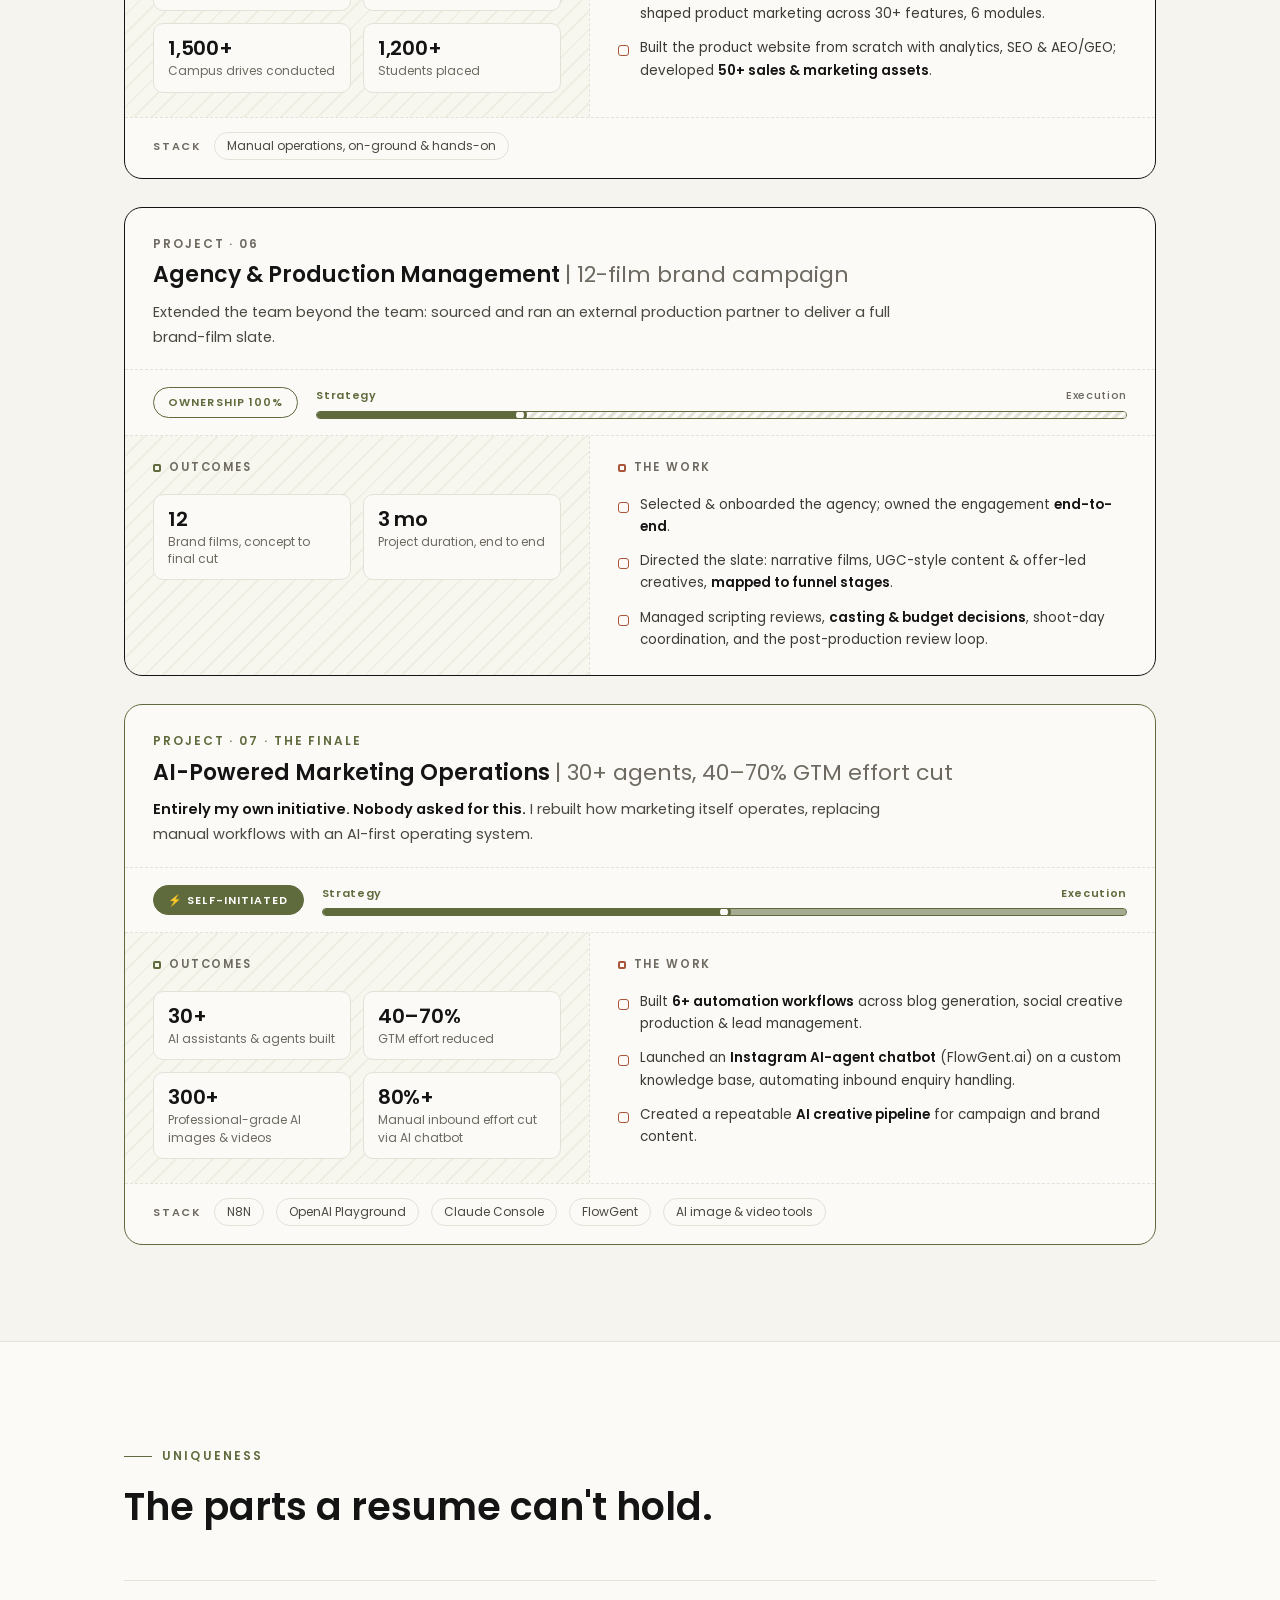
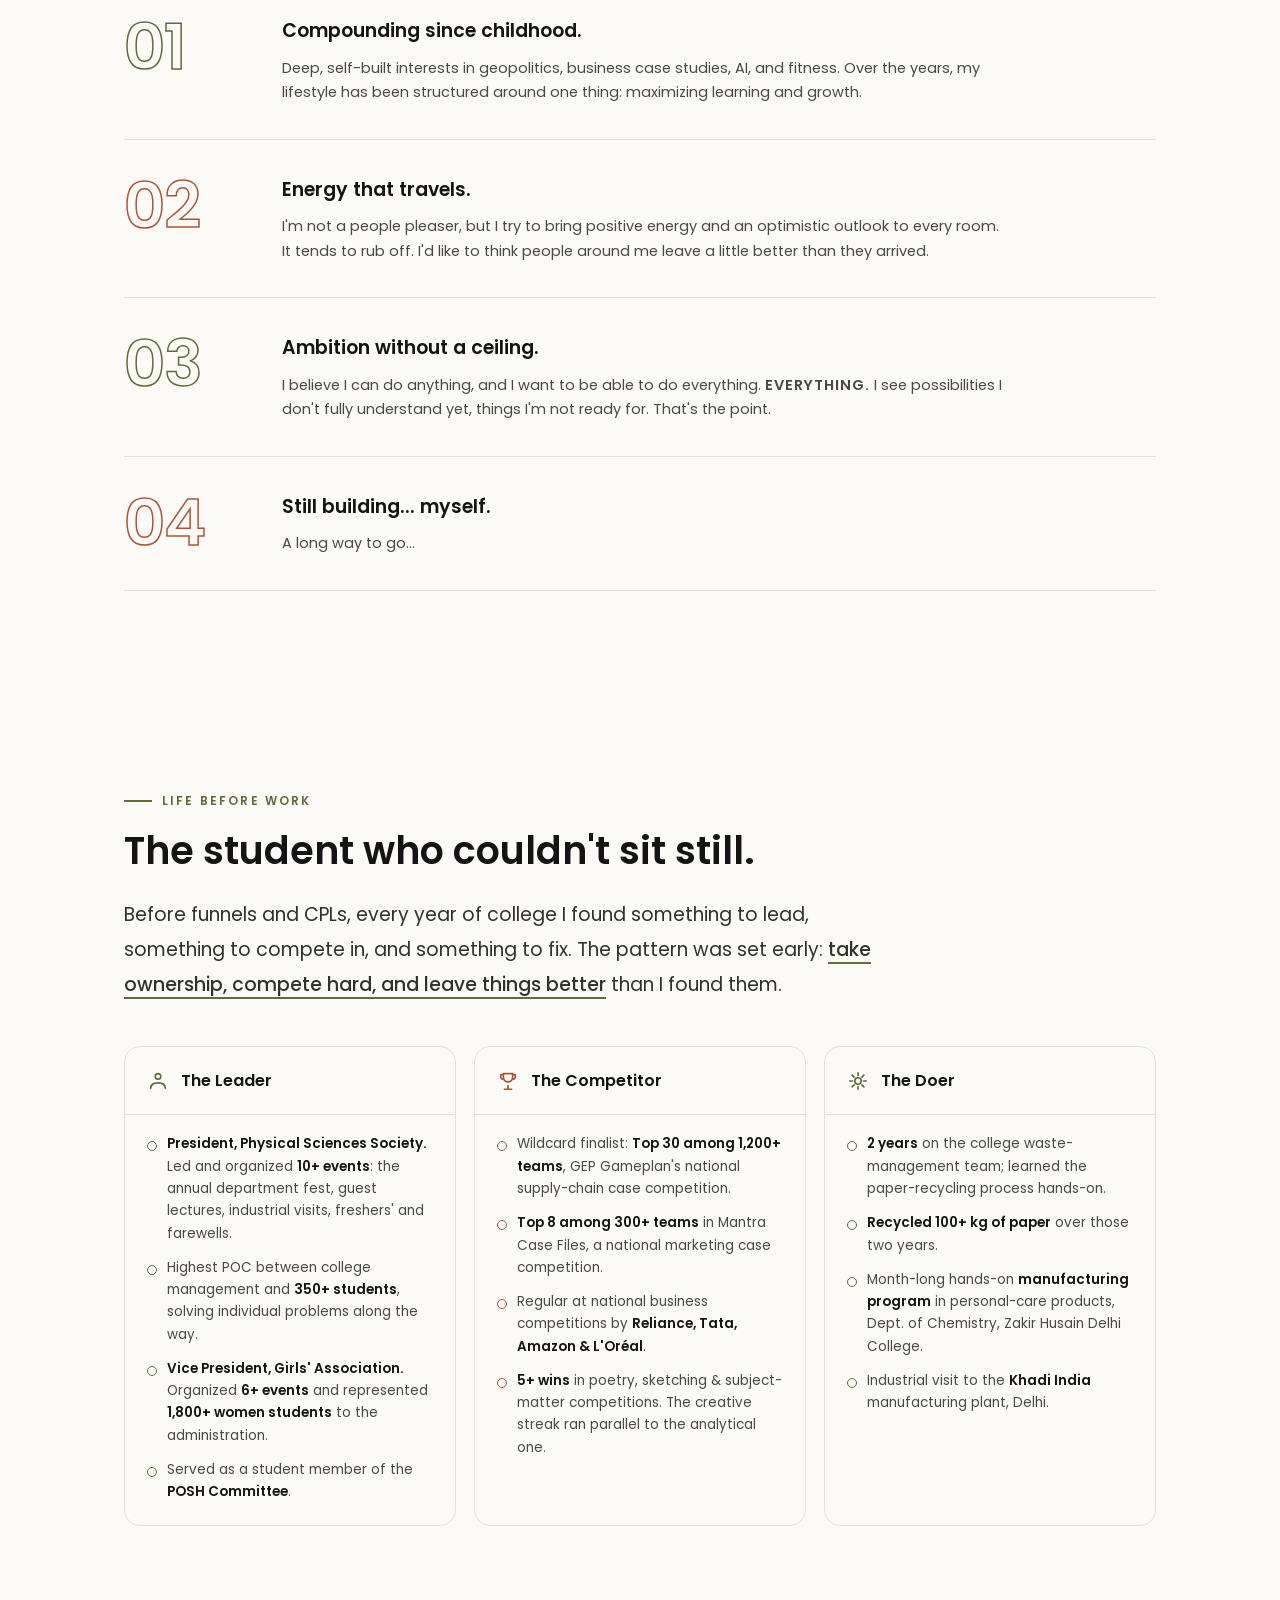
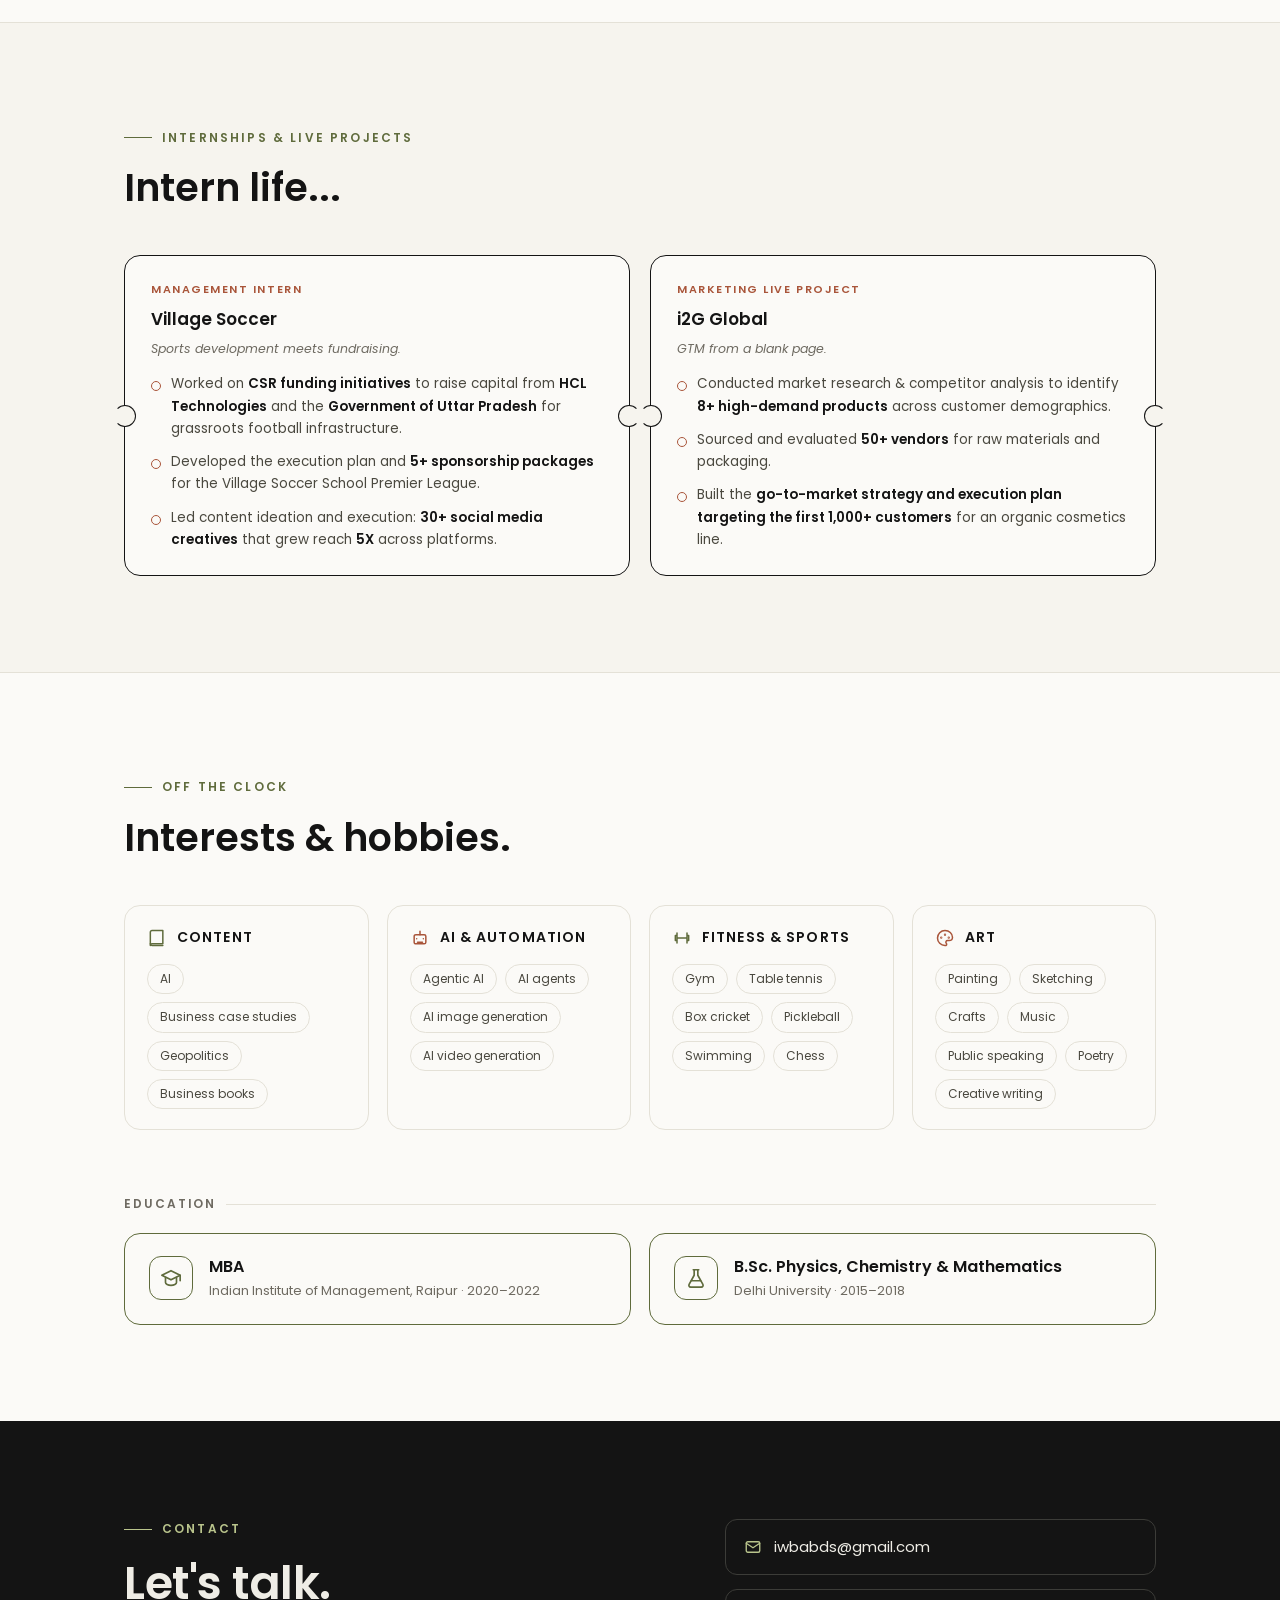
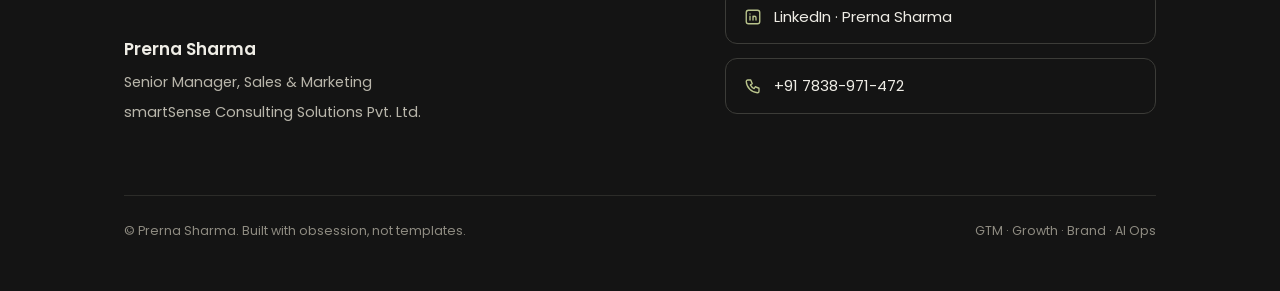
<file: prerna-sharma-portfolio.html>
<!DOCTYPE html>
<html lang="en">
<head>
<meta charset="UTF-8">
<meta name="viewport" content="width=device-width, initial-scale=1.0">
<title>Prerna Sharma · GTM & Growth Marketing</title>
<link rel="preconnect" href="https://fonts.googleapis.com">
<link rel="preconnect" href="https://fonts.gstatic.com" crossorigin>
<link href="https://fonts.googleapis.com/css2?family=Poppins:wght@400;500;600&display=swap" rel="stylesheet">
<style>
:root{
  --paper:#FBFAF7; --ink:#141414; --muted:#6E6A61; --line:#E4E1D7;
  --olive:#5F6B3C; --olive-soft:#EDEFE3; --clay:#A9553A; --clay-soft:#F5E9E3;
}
*{margin:0;padding:0;box-sizing:border-box}
html{scroll-behavior:smooth}
@media (prefers-reduced-motion:reduce){html{scroll-behavior:auto}.rv{opacity:1!important;transform:none!important;transition:none!important}}
body{font-family:'Poppins',sans-serif;font-weight:400;background:var(--paper);color:var(--ink);font-size:16px;line-height:1.7;-webkit-font-smoothing:antialiased}
h1,h2,h3,h4,.sb{font-weight:600}
a{color:inherit;text-decoration:none}
.wrap{max-width:1080px;margin:0 auto;padding:0 24px}
section{padding:96px 0}
.eyebrow{display:inline-flex;align-items:center;gap:10px;font-size:12px;letter-spacing:.18em;text-transform:uppercase;color:var(--olive);font-weight:600;margin-bottom:16px}
.eyebrow::before{content:"";width:28px;height:1.5px;background:var(--olive)}
.sec-title{font-size:clamp(26px,4vw,38px);line-height:1.25;margin-bottom:14px}
.sec-sub{color:var(--muted);max-width:660px;font-size:15px}
.rv{opacity:0;transform:translateY(18px);transition:opacity .6s ease,transform .6s ease}
.rv.in{opacity:1;transform:none}
a:focus-visible,button:focus-visible{outline:2px solid var(--olive);outline-offset:3px;border-radius:2px}

/* NAV */
nav{position:sticky;top:0;z-index:50;background:rgba(251,250,247,.9);backdrop-filter:blur(8px);border-bottom:1.5px solid var(--line)}
.nav-in{max-width:1080px;margin:0 auto;padding:14px 24px;display:flex;align-items:center;justify-content:space-between}
.logo{font-weight:600;font-size:15px;letter-spacing:.02em}
.logo span{color:var(--olive)}
.nav-links{display:flex;gap:26px;font-size:13.5px}
.nav-links a{color:var(--muted);transition:color .2s}
.nav-links a:hover,.nav-links a:focus-visible{color:var(--ink)}
@media(max-width:760px){.nav-links{display:none}}

/* HERO */
.hero{padding:110px 0 90px}
.hero-tag{font-size:13px;letter-spacing:.16em;text-transform:uppercase;color:var(--muted);margin-bottom:18px;display:flex;align-items:center;gap:10px}
.hero-tag i{width:8px;height:8px;border:2px solid var(--olive);border-radius:50%;display:inline-block}
.hero h1{font-size:clamp(42px,7.5vw,76px);line-height:1.06;letter-spacing:-.02em}
.hero h1 em{font-style:normal;color:var(--olive)}
.hero-role{margin-top:18px;font-size:16px;color:var(--muted);line-height:1.75}
.hero-role b{font-weight:600;color:var(--ink)}
.tagline{margin-top:26px;max-width:640px;font-size:clamp(17px,2.2vw,21px);line-height:1.6;border-left:2px solid var(--clay);padding-left:18px;color:#3a382f}
.tagline b{font-weight:600}
.hero-cta{margin-top:34px;display:flex;gap:14px;flex-wrap:wrap}
.btn{display:inline-flex;align-items:center;gap:8px;padding:11px 22px;border:1.5px solid var(--ink);border-radius:999px;font-size:14px;font-weight:500;transition:all .2s}
.btn:hover{background:var(--ink);color:var(--paper)}
.btn.olive{border-color:var(--olive);color:var(--olive)}
.btn.olive:hover{background:var(--olive);color:#fff}
.domains{margin-top:64px}
.domains .d-label{font-size:12px;letter-spacing:.16em;text-transform:uppercase;color:var(--muted);font-weight:600;margin-bottom:16px;display:flex;align-items:center;gap:10px}
.domains .d-label::after{content:"";flex:1;height:1.5px;background:var(--line)}
.d-chips{display:flex;flex-wrap:wrap;gap:12px}
.d-chip{border:1.5px solid var(--ink);border-radius:999px;padding:9px 20px;font-size:13.5px;font-weight:500;display:inline-flex;align-items:center;gap:9px;transition:all .2s;cursor:default}
.d-chip i{width:8px;height:8px;border-radius:50%;border:2px solid var(--olive);display:inline-block;flex-shrink:0}
.d-chip:nth-child(even) i{border-color:var(--clay)}
.d-chip:hover{background:var(--ink);color:var(--paper)}

/* WHY ME */
#why{border-top:1.5px dashed var(--line)}
.why-grid{display:grid;grid-template-columns:repeat(2,1fr);gap:18px;margin-top:44px}
@media(max-width:720px){.why-grid{grid-template-columns:1fr}}
.why-card{border:1.5px solid var(--ink);border-radius:16px;padding:26px 24px;position:relative;background:transparent;transition:box-shadow .25s,transform .25s;display:flex;flex-direction:column}
.why-card:hover{transform:translateY(-4px);box-shadow:6px 6px 0 var(--olive-soft)}
.why-card .idx{position:absolute;top:20px;right:22px;font-size:12px;font-weight:600;color:var(--muted);letter-spacing:.1em}
.why-card .ic{width:42px;height:42px;border:1.5px solid var(--olive);border-radius:12px;display:flex;align-items:center;justify-content:center;margin-bottom:16px}
.why-card .ic svg{width:20px;height:20px;stroke:var(--olive);fill:none;stroke-width:1.8;stroke-linecap:round;stroke-linejoin:round}
.why-card h3{font-size:17px;margin-bottom:8px}
.why-card p{font-size:14px;color:#4a483f;line-height:1.65}
.why-card:nth-child(4) .ic{border-color:var(--clay)}
.why-card:nth-child(4) .ic svg{stroke:var(--clay)}
.why-card:nth-child(4):hover{box-shadow:6px 6px 0 var(--clay-soft)}
</style>
</head>
<body>

<nav>
  <div class="nav-in">
    <a class="logo" href="#top">PRERNA<span>.</span>SHARMA</a>
    <div class="nav-links">
      <a href="#why">Why me</a>
      <a href="#projects">Projects</a>
      <a href="#different">Uniqueness</a>
      <a href="#before">Before work</a>
      <a href="#contact">Contact</a>
    </div>
  </div>
</nav>

<header class="hero" id="top">
  <div class="wrap">
    <div class="hero-tag rv"><i></i>GTM · Growth · Brand · AI Ops</div>
    <h1 class="rv">I build.<br>Things <em>and myself</em>.</h1>
    <p class="hero-role rv"><b>Prerna Sharma</b><br>Senior Manager, Sales &amp; Marketing<br>smartSense Consulting Solutions Pvt. Ltd. · <a href="https://www.smartsensesolutions.com" target="_blank" rel="noopener" style="text-decoration:underline;text-decoration-color:var(--olive);text-underline-offset:3px">smartsensesolutions.com</a></p>
    <p class="tagline rv">Driven by <b>ambition</b>, obsessed with <b>growth</b>, and grounded by <b>life</b>.</p>
    <div class="hero-cta rv">
      <a class="btn olive" href="#projects">See the work ↓</a>
      <a class="btn" href="#contact">Get in touch</a>
    </div>
    <div class="domains rv">
      <div class="d-label">What I have worked on</div>
      <div class="d-chips">
        <span class="d-chip"><i></i>Owned quarterly &amp; monthly paid funnel strategy</span>
        <span class="d-chip"><i></i>Built brand strategy &amp; positioning from scratch</span>
        <span class="d-chip"><i></i>Product marketing</span>
        <span class="d-chip"><i></i>Performance marketing</span>
        <span class="d-chip"><i></i>Marketing automation &amp; AI ops</span>
        <span class="d-chip"><i></i>ABM &amp; B2B GTM strategy</span>
        <span class="d-chip"><i></i>Content, SEO &amp; AEO/GEO</span>
        <span class="d-chip"><i></i>0→1 product GTM</span>
        <span class="d-chip"><i></i>CRM &amp; lead operations</span>
        <span class="d-chip"><i></i>Agency &amp; vendor management</span>
      </div>
    </div>
  </div>
</header>

<section id="why">
  <div class="wrap">
    <div class="eyebrow rv">Why me</div>
    <h2 class="sec-title rv">I raise the bar.</h2>
    <p class="sec-sub rv">For myself and others.</p>
    <div class="why-grid">
      <div class="why-card rv">
        <span class="idx">/01</span>
        <div class="ic"><svg viewBox="0 0 24 24"><path d="M12 3v18M5 10l7-7 7 7"/></svg></div>
        <h3>All in. 100%.</h3>
        <p>Growth and career sit at the center of my life. I put work first. Honestly, sometimes too much, and I'm actively working on that balance. But you'll never question my commitment.</p>
      </div>
      <div class="why-card rv">
        <span class="idx">/02</span>
        <div class="ic"><svg viewBox="0 0 24 24"><circle cx="12" cy="12" r="9"/><path d="M12 7v5l3 3"/></svg></div>
        <h3>I talk potential, not just tasks.</h3>
        <p>I don't stay inside the brief. I keep asking: why will this win, where will it break, what's around the corner, and how do we stack the odds of success.</p>
      </div>
      <div class="why-card rv">
        <span class="idx">/03</span>
        <div class="ic"><svg viewBox="0 0 24 24"><path d="M4 17l6-6 4 4 6-8"/><path d="M4 7h4v4"/></svg></div>
        <h3>Versatile by design.</h3>
        <p>Creative and intuitive in strategy; structured, aggressive, and serious in execution. A storyteller with abstract depth who also gets genuinely mesmerized by data. Individual contributor one day, leading from the front the next.</p>
      </div>
      <div class="why-card rv">
        <span class="idx">/04</span>
        <div class="ic"><svg viewBox="0 0 24 24"><path d="M12 3l2.5 5.5L20 10l-5.5 2.5L12 18l-2.5-5.5L4 10l5.5-1.5z"/></svg></div>
        <h3>Character and values.</h3>
        <p>I'd rather fail doing it right than win doing it cheap. High work ethics, no shortcuts. Hard things don't scare me; they're how character gets built.</p>
      </div>
    </div>
  </div>
</section>
<style>
/* PROJECTS */
#projects{background:#F6F4EE;border-top:1.5px solid var(--line);border-bottom:1.5px solid var(--line)}
.proj-list{display:flex;flex-direction:column;gap:28px;margin-top:48px}
.proj{border:1.5px solid var(--ink);border-radius:18px;background:var(--paper);overflow:hidden;transition:transform .25s,box-shadow .25s}
.proj:hover{transform:translateY(-3px);box-shadow:8px 8px 0 rgba(95,107,60,.14)}
.proj-head{padding:26px 28px 20px}
.proj-no{font-size:12px;font-weight:600;letter-spacing:.16em;color:var(--muted);text-transform:uppercase}
.proj h3{font-size:clamp(18px,2.4vw,22px);margin-top:6px;line-height:1.35}
.proj h3 span{color:var(--muted);font-weight:400}
.proj-narr{font-size:14.5px;color:#4a483f;margin-top:10px;max-width:760px}
.proj-narr b{font-weight:600;color:var(--ink)}
/* DNA split meter */
.dna{display:flex;align-items:center;gap:18px;flex-wrap:wrap;padding:16px 28px;border-top:1.5px dashed var(--line);border-bottom:1.5px dashed var(--line)}
.own{font-size:11px;font-weight:600;letter-spacing:.1em;padding:5px 14px;border-radius:999px;border:1.5px solid var(--olive);color:var(--olive);white-space:nowrap}
.own.self{background:var(--olive);color:#fff;border-color:var(--olive)}
.meter{flex:1;min-width:240px}
.meter .lbl{display:flex;justify-content:space-between;font-size:11px;letter-spacing:.06em;margin-bottom:6px;color:var(--muted)}
.meter .lbl .s-l{color:var(--olive);font-weight:600}
.meter .lbl .s-r{font-weight:500}
.split{display:flex;height:8px;border-radius:99px;overflow:hidden;border:1.5px solid var(--olive);position:relative}
.split .seg-s{background:var(--olive)}
.split .seg-x{background:var(--paper);background-image:repeating-linear-gradient(-45deg,var(--line) 0 3px,transparent 3px 7px)}
.split .knot{position:absolute;top:50%;transform:translate(-50%,-50%);width:14px;height:14px;border-radius:50%;background:var(--paper);border:3px solid var(--olive)}
/* body: outcomes + work */
.proj-body{display:grid;grid-template-columns:0.9fr 1.1fr;gap:0}
@media(max-width:780px){.proj-body{grid-template-columns:1fr}}
.pb-col{padding:22px 28px 24px}
.pb-col:not(.qual){background:repeating-linear-gradient(135deg,var(--olive-soft) 0 2px,transparent 2px 13px);background-color:rgba(237,239,227,.35)}
.pb-col+.pb-col{border-left:1.5px dashed var(--line)}
@media(max-width:780px){.pb-col+.pb-col{border-left:none;border-top:1.5px dashed var(--line)}}
.pb-col h4{font-size:11.5px;letter-spacing:.16em;text-transform:uppercase;color:var(--muted);margin-bottom:16px;display:flex;align-items:center;gap:8px}
.pb-col h4 i{width:8px;height:8px;border-radius:2px;border:2px solid var(--olive);display:inline-block}
.pb-col.qual h4 i{border-color:var(--clay)}
.outcomes{display:grid;grid-template-columns:1fr 1fr;gap:12px}
@media(max-width:420px){.outcomes{grid-template-columns:1fr}}
.oc{background:var(--paper);border:1.5px solid var(--line);border-radius:10px;padding:12px 14px}
.oc .n{font-size:20px;font-weight:600;line-height:1.2;letter-spacing:-.01em}
.oc .n em{font-style:normal;color:var(--olive)}
.oc .t{font-size:12px;color:var(--muted);margin-top:2px;line-height:1.45}
.worklist{list-style:none}
.worklist li{font-size:13.5px;color:#3d3b33;padding:0 0 12px 22px;position:relative;line-height:1.65}
.worklist li:last-child{padding-bottom:0}
.worklist li::before{content:"";position:absolute;left:0;top:8px;width:9px;height:9px;border:1.5px solid var(--clay);border-radius:3px}
.worklist b{font-weight:600;color:var(--ink)}
/* stack row */
.stackrow{display:flex;align-items:baseline;gap:12px;flex-wrap:wrap;padding:14px 28px 18px;border-top:1.5px dashed var(--line)}
.stackrow .sl{font-size:11px;letter-spacing:.16em;text-transform:uppercase;font-weight:600;color:var(--muted);white-space:nowrap}
.stk{font-size:12px;border:1.5px solid var(--line);border-radius:999px;padding:3px 12px;color:#4a483f;white-space:nowrap}
.proj.finale{border-color:var(--olive)}
.proj.finale .proj-no{color:var(--olive)}
@media(max-width:600px){.proj-head,.dna,.pb-col,.stackrow{padding-left:20px;padding-right:20px}}
</style>

<section id="projects">
  <div class="wrap">
    <div class="eyebrow rv">Projects</div>
    <h2 class="sec-title rv">Experience in 360-degree marketing, with high ownership.</h2>
    <p class="sec-sub rv">Every project carries a Role DNA strip. The olive share of the bar is strategy; the hatched share is execution. The badge tells you how much of it was mine.</p>

    <div class="proj-list">

      <article class="proj rv">
        <div class="proj-head">
          <div class="proj-no">Project · 01</div>
          <h3>B2C Demand Generation <span>| ₹25L → ₹2Cr revenue engine</span></h3>
          <p class="proj-narr">Owned the paid growth engine for a consumer IoT brand, end-to-end: from strategy with leadership to daily optimization in Ads Manager.</p>
        </div>
        <div class="dna">
          <span class="own">OWNERSHIP 100%</span>
          <div class="meter"><div class="lbl"><span class="s-l">Strategy</span><span class="s-r">Execution</span></div>
            <div class="split"><div class="seg-s" style="width:70%"></div><div class="seg-x" style="width:30%"></div><span class="knot" style="left:70%"></span></div>
          </div>
        </div>
        <div class="proj-body">
          <div class="pb-col"><h4><i></i>Outcomes</h4>
            <div class="outcomes">
              <div class="oc"><div class="n">₹25L <em>→</em> ₹2Cr</div><div class="t">Revenue directly impacted</div></div>
              <div class="oc"><div class="n">20,000+</div><div class="t">High-intent leads</div></div>
              <div class="oc"><div class="n">5M+</div><div class="t">Reach</div></div>
              <div class="oc"><div class="n">₹3–5L<span style="font-size:13px">/mo</span></div><div class="t">Budget managed</div></div>
            </div>
          </div>
          <div class="pb-col qual"><h4><i></i>The work</h4>
            <ul class="worklist">
              <li>Built the <b>monthly &amp; quarterly paid funnel strategy</b>: budget allocation, audience roadmap, campaign architecture. Then executed it hands-on.</li>
              <li>Defined <b>MQL/SQL frameworks</b>; optimized CPL &amp; CTR with continuous A/B testing across creatives, audiences &amp; regions.</li>
              <li>Owned <b>lead routing &amp; CRM hygiene</b> with a sales feedback loop; weekly and monthly analytics to leadership.</li>
            </ul>
          </div>
        </div>
        <div class="stackrow"><span class="sl">Stack</span><span class="stk">Meta Ads</span><span class="stk">Meta Ads Library</span><span class="stk">Zoho CRM</span><span class="stk">Google Analytics</span><span class="stk">Claude · ChatGPT (content &amp; research)</span></div>
      </article>

      <article class="proj rv">
        <div class="proj-head">
          <div class="proj-no">Project · 02</div>
          <h3>Enterprise &amp; Startup ABM <span>| B2B services, C-suite</span></h3>
          <p class="proj-narr">Took B2B GenAI services to enterprise and startup buyers across the US and ANZ. Pipeline built from cold to closed.</p>
        </div>
        <div class="dna">
          <span class="own">OWNERSHIP 30%</span>
          <div class="meter"><div class="lbl"><span class="s-l">Strategy</span><span class="s-r">Execution</span></div>
            <div class="split"><div class="seg-s" style="width:30%"></div><div class="seg-x" style="width:70%"></div><span class="knot" style="left:30%"></span></div>
          </div>
        </div>
        <div class="proj-body">
          <div class="pb-col"><h4><i></i>Outcomes</h4>
            <div class="outcomes">
              <div class="oc"><div class="n">10+</div><div class="t">Enterprise &amp; startup deals, combined</div></div>
              <div class="oc"><div class="n">4X</div><div class="t">Revenue growth impacted</div></div>
              <div class="oc"><div class="n">100+</div><div class="t">Sales enablement assets</div></div>
              <div class="oc"><div class="n">₹6L<span style="font-size:13px">/mo</span></div><div class="t">LinkedIn Ads budget</div></div>
            </div>
          </div>
          <div class="pb-col qual"><h4><i></i>The work</h4>
            <ul class="worklist">
              <li>Ran <b>integrated ABM targeting C-suite executives</b> at early-stage startups and enterprises.</li>
              <li>Built enablement that sells: <b>technical case studies, company decks, deal-specific proposals, pre-sales material</b>.</li>
              <li>Co-owned monthly/quarterly strategy &amp; budgets with leadership; translated complex GenAI capability into <b>outcome-driven buyer narratives</b>.</li>
            </ul>
          </div>
        </div>
        <div class="stackrow"><span class="sl">Stack</span><span class="stk">LinkedIn</span><span class="stk">Campaign Manager</span><span class="stk">Sales Navigator</span><span class="stk">Apollo CRM</span><span class="stk">Google Analytics</span><span class="stk">Canva · Figma</span><span class="stk">Claude · ChatGPT</span></div>
      </article>

      <article class="proj rv">
        <div class="proj-head">
          <div class="proj-no">Project · 03</div>
          <h3>Brand Strategy &amp; Full-Scale Revamp <span>| 0 → 1M+ organic reach</span></h3>
          <p class="proj-narr">Defined who DOO, a smart-home IoT brand, is before scaling how loud it speaks: positioning, persona, and tone, built from scratch.</p>
        </div>
        <div class="dna">
          <span class="own">OWNERSHIP 100%</span>
          <div class="meter"><div class="lbl"><span class="s-l">Strategy</span><span class="s-r">Execution</span></div>
            <div class="split"><div class="seg-s" style="width:50%"></div><div class="seg-x" style="width:50%"></div><span class="knot" style="left:50%"></span></div>
          </div>
        </div>
        <div class="proj-body">
          <div class="pb-col"><h4><i></i>Outcomes</h4>
            <div class="outcomes">
              <div class="oc"><div class="n">1M+</div><div class="t">Organic reach</div></div>
              <div class="oc"><div class="n">20X</div><div class="t">Engagement lift</div></div>
              <div class="oc"><div class="n">700+</div><div class="t">Organic inbound leads</div></div>
              <div class="oc"><div class="n">10X</div><div class="t">Inbound enquiry jump</div></div>
            </div>
          </div>
          <div class="pb-col qual"><h4><i></i>The work</h4>
            <ul class="worklist">
              <li>Authored DOO's <b>brand positioning, persona &amp; voice/tone framework</b>, aligned to company values and long-term vision.</li>
              <li>Led the full <b>Instagram &amp; website revamp</b>: feed identity, content system, messaging, inbound enquiry communication.</li>
              <li>Directed video production <b>both ways</b>: traditional shoots (scripting, casting, on-site) and <b>AI-generated video pipelines</b>.</li>
            </ul>
          </div>
        </div>
        <div class="stackrow"><span class="sl">Stack</span><span class="stk">Instagram</span><span class="stk">Canva · Figma</span><span class="stk">Video editing tools</span><span class="stk">AI image &amp; video models</span><span class="stk">Google Analytics</span><span class="stk">Claude · ChatGPT</span></div>
      </article>

      <article class="proj rv">
        <div class="proj-head">
          <div class="proj-no">Project · 04</div>
          <h3>B2B Technology Marketing <span>| content, AEO/GEO &amp; web</span></h3>
          <p class="proj-narr">Built the organic demand engine for a technology services brand: content, search, and web working as one inbound system.</p>
        </div>
        <div class="dna">
          <span class="own">OWNERSHIP 100%</span>
          <div class="meter"><div class="lbl"><span class="s-l">Strategy</span><span class="s-r">Execution</span></div>
            <div class="split"><div class="seg-s" style="width:50%"></div><div class="seg-x" style="width:50%"></div><span class="knot" style="left:50%"></span></div>
          </div>
        </div>
        <div class="proj-body">
          <div class="pb-col"><h4><i></i>Outcomes</h4>
            <div class="outcomes">
              <div class="oc"><div class="n">10K <em>→</em> 35K+</div><div class="t">LinkedIn followers, organic</div></div>
              <div class="oc"><div class="n">10X</div><div class="t">Engagement increase</div></div>
              <div class="oc"><div class="n">32+</div><div class="t">Web pages shipped</div></div>
              <div class="oc"><div class="n">4 mo</div><div class="t">Website build &amp; launch</div></div>
            </div>
          </div>
          <div class="pb-col qual"><h4><i></i>The work</h4>
            <ul class="worklist">
              <li>Led the website build across technology, case studies &amp; culture, with analytics, SEO and <b>AI-optimized (AEO/GEO) content</b>.</li>
              <li>Ran blogs, social &amp; organic search as one <b>inbound demand-generation engine</b>.</li>
              <li>Coordinated technical &amp; non-technical stakeholders with <b>agile project management</b>.</li>
            </ul>
          </div>
        </div>
        <div class="stackrow"><span class="sl">Stack</span><span class="stk">Next.js · Strapi</span><span class="stk">Python · REST API</span><span class="stk">DevOps</span><span class="stk">Canva · Figma</span><span class="stk">Claude · ChatGPT (content &amp; research)</span></div>
      </article>

      <article class="proj rv">
        <div class="proj-head">
          <div class="proj-no">Project · 05</div>
          <h3>0→1 Product GTM <span>| $0 → $100K+ in 24 months</span></h3>
          <p class="proj-narr">Core team member taking an early-talent product from zero (no playbook, no audience, no revenue) to a national footprint.</p>
        </div>
        <div class="dna">
          <span class="own">OWNERSHIP 80%</span>
          <div class="meter"><div class="lbl"><span class="s-l">Strategy</span><span class="s-r">Execution</span></div>
            <div class="split"><div class="seg-s" style="width:20%"></div><div class="seg-x" style="width:80%"></div><span class="knot" style="left:20%"></span></div>
          </div>
        </div>
        <div class="proj-body">
          <div class="pb-col"><h4><i></i>Outcomes</h4>
            <div class="outcomes">
              <div class="oc"><div class="n">15,000+</div><div class="t">Signups, pure organic activation</div></div>
              <div class="oc"><div class="n">$100K+</div><div class="t">Revenue in 24 months, from $0</div></div>
              <div class="oc"><div class="n">1,500+</div><div class="t">Campus drives conducted</div></div>
              <div class="oc"><div class="n">1,200+</div><div class="t">Students placed</div></div>
            </div>
          </div>
          <div class="pb-col qual"><h4><i></i>The work</h4>
            <ul class="worklist">
              <li>Ran <b>200+ workshops</b> and <b>100+ case competitions</b> across India; built brand presence at regional scale.</li>
              <li>Led <b>80+ product demo calls</b>, helping close <b>10+ institutional deals</b>; shaped product marketing across 30+ features, 6 modules.</li>
              <li>Built the product website from scratch with analytics, SEO &amp; AEO/GEO; developed <b>50+ sales &amp; marketing assets</b>.</li>
            </ul>
          </div>
        </div>
        <div class="stackrow"><span class="sl">Stack</span><span class="stk">Manual operations, on-ground &amp; hands-on</span></div>
      </article>

      <article class="proj rv">
        <div class="proj-head">
          <div class="proj-no">Project · 06</div>
          <h3>Agency &amp; Production Management <span>| 12-film brand campaign</span></h3>
          <p class="proj-narr">Extended the team beyond the team: sourced and ran an external production partner to deliver a full brand-film slate.</p>
        </div>
        <div class="dna">
          <span class="own">OWNERSHIP 100%</span>
          <div class="meter"><div class="lbl"><span class="s-l">Strategy</span><span class="s-r">Execution</span></div>
            <div class="split"><div class="seg-s" style="width:25%"></div><div class="seg-x" style="width:75%"></div><span class="knot" style="left:25%"></span></div>
          </div>
        </div>
        <div class="proj-body">
          <div class="pb-col"><h4><i></i>Outcomes</h4>
            <div class="outcomes">
              <div class="oc"><div class="n">12</div><div class="t">Brand films, concept to final cut</div></div>
              <div class="oc"><div class="n">3 mo</div><div class="t">Project duration, end to end</div></div>
            </div>
          </div>
          <div class="pb-col qual"><h4><i></i>The work</h4>
            <ul class="worklist">
              <li>Selected &amp; onboarded the agency; owned the engagement <b>end-to-end</b>.</li>
              <li>Directed the slate: narrative films, UGC-style content &amp; offer-led creatives, <b>mapped to funnel stages</b>.</li>
              <li>Managed scripting reviews, <b>casting &amp; budget decisions</b>, shoot-day coordination, and the post-production review loop.</li>
            </ul>
          </div>
        </div>
      </article>

      <article class="proj finale rv">
        <div class="proj-head">
          <div class="proj-no">Project · 07 · The finale</div>
          <h3>AI-Powered Marketing Operations <span>| 30+ agents, 40–70% GTM effort cut</span></h3>
          <p class="proj-narr"><b>Entirely my own initiative. Nobody asked for this.</b> I rebuilt how marketing itself operates, replacing manual workflows with an AI-first operating system.</p>
        </div>
        <div class="dna">
          <span class="own self">⚡ SELF-INITIATED</span>
          <div class="meter"><div class="lbl"><span class="s-l">Strategy</span><span class="s-l">Execution</span></div>
            <div class="split"><div class="seg-s" style="width:50%"></div><div class="seg-s" style="width:50%;opacity:.55"></div><span class="knot" style="left:50%"></span></div>
          </div>
        </div>
        <div class="proj-body">
          <div class="pb-col"><h4><i></i>Outcomes</h4>
            <div class="outcomes">
              <div class="oc"><div class="n">30+</div><div class="t">AI assistants &amp; agents built</div></div>
              <div class="oc"><div class="n">40–70%</div><div class="t">GTM effort reduced</div></div>
              <div class="oc"><div class="n">300+</div><div class="t">Professional-grade AI images &amp; videos</div></div>
              <div class="oc"><div class="n">80%+</div><div class="t">Manual inbound effort cut via AI chatbot</div></div>
            </div>
          </div>
          <div class="pb-col qual"><h4><i></i>The work</h4>
            <ul class="worklist">
              <li>Built <b>6+ automation workflows</b> across blog generation, social creative production &amp; lead management.</li>
              <li>Launched an <b>Instagram AI-agent chatbot</b> (FlowGent.ai) on a custom knowledge base, automating inbound enquiry handling.</li>
              <li>Created a repeatable <b>AI creative pipeline</b> for campaign and brand content.</li>
            </ul>
          </div>
        </div>
        <div class="stackrow"><span class="sl">Stack</span><span class="stk">N8N</span><span class="stk">OpenAI Playground</span><span class="stk">Claude Console</span><span class="stk">FlowGent</span><span class="stk">AI image &amp; video tools</span></div>
      </article>

    </div>
  </div>
</section>
<style>
/* DIFFERENT */
.diff-rows{margin-top:50px;display:flex;flex-direction:column}
.diff-row{display:grid;grid-template-columns:130px 1fr;gap:28px;padding:34px 0;border-bottom:1.5px solid var(--line);align-items:start}
.diff-row:first-child{border-top:1.5px solid var(--line)}
.diff-num{font-size:64px;font-weight:600;line-height:1;color:transparent;-webkit-text-stroke:1.5px var(--olive);letter-spacing:-.02em}
.diff-row:nth-child(even) .diff-num{-webkit-text-stroke-color:var(--clay)}
.diff-row h3{font-size:19px;margin-bottom:8px}
.diff-row p{font-size:14.5px;color:#4a483f;max-width:720px}
.diff-row p .caps{font-weight:600;letter-spacing:.06em}
@media(max-width:600px){.diff-row{grid-template-columns:1fr;gap:8px}.diff-num{font-size:44px}}


/* LIFE BEFORE WORK */
.before-intro{font-size:clamp(16px,2.2vw,19px);line-height:1.85;max-width:760px;margin-top:22px;color:#33312a}
.before-intro em{font-style:normal;font-weight:500;text-decoration:underline;text-decoration-color:var(--olive);text-decoration-thickness:2px;text-underline-offset:6px}
.persona-grid{display:grid;grid-template-columns:repeat(auto-fit,minmax(280px,1fr));gap:18px;margin-top:44px}
.persona{border:1.5px solid var(--line);border-radius:16px;overflow:hidden;background:transparent;transition:border-color .25s}
.persona:hover{border-color:var(--ink)}
.persona .ph{padding:20px 22px;border-bottom:1.5px solid var(--line);display:flex;align-items:center;gap:12px}
.persona .ph svg{width:22px;height:22px;stroke:var(--olive);fill:none;stroke-width:1.8;stroke-linecap:round;stroke-linejoin:round;flex-shrink:0}
.persona:nth-child(2) .ph svg{stroke:var(--clay)}
.persona .ph h3{font-size:16px}
.persona .pb{padding:18px 22px 22px}
.persona ul{list-style:none}
.persona li{font-size:13.5px;color:#4a483f;line-height:1.65;padding:0 0 12px 20px;position:relative}
.persona li:last-child{padding-bottom:0}
.persona li::before{content:"";position:absolute;left:0;top:8px;width:8px;height:8px;border:1.5px solid var(--olive);border-radius:50%}
.persona:nth-child(2) li::before{border-color:var(--clay)}
.persona li b{font-weight:600;color:var(--ink)}

/* INTERNSHIPS */
#intern{background:#F6F4EE;border-top:1.5px solid var(--line);border-bottom:1.5px solid var(--line)}
.ticket-grid{display:grid;grid-template-columns:repeat(auto-fit,minmax(320px,1fr));gap:20px;margin-top:44px}
.ticket{border:1.5px solid var(--ink);border-radius:16px;background:var(--paper);position:relative;padding:24px 26px}
.ticket::before,.ticket::after{content:"";position:absolute;width:20px;height:20px;border-radius:50%;background:#F6F4EE;border:1.5px solid var(--ink);top:50%;transform:translateY(-50%)}
.ticket::before{left:-11px;border-left-color:transparent}
.ticket::after{right:-11px;border-right-color:transparent}
.ticket .t-tag{font-size:11px;letter-spacing:.14em;text-transform:uppercase;font-weight:600;color:var(--clay)}
.ticket h3{font-size:17px;margin-top:6px}
.ticket .t-sub{font-size:12.5px;color:var(--muted);font-style:italic;margin:4px 0 14px}
.ticket ul{list-style:none}
.ticket li{font-size:13.5px;color:#4a483f;line-height:1.65;padding:0 0 11px 20px;position:relative}
.ticket li:last-child{padding-bottom:0}
.ticket li::before{content:"";position:absolute;left:0;top:8px;width:8px;height:8px;border:1.5px solid var(--clay);border-radius:50%}
.ticket b{font-weight:600;color:var(--ink)}

/* INTERESTS + EDUCATION */
.int-grid{display:grid;grid-template-columns:repeat(auto-fit,minmax(230px,1fr));gap:18px;margin-top:44px}
.int-cat{border:1.5px solid var(--line);border-radius:16px;padding:20px 22px;transition:border-color .25s}
.int-cat:hover{border-color:var(--olive)}
.int-cat .ih{display:flex;align-items:center;gap:10px;margin-bottom:14px}
.int-cat .ih svg{width:20px;height:20px;stroke:var(--olive);fill:none;stroke-width:1.8;stroke-linecap:round;stroke-linejoin:round;flex-shrink:0}
.int-cat:nth-child(even) .ih svg{stroke:var(--clay)}
.int-cat .ih h3{font-size:14px;letter-spacing:.08em;text-transform:uppercase}
.int-cat .tags{display:flex;flex-wrap:wrap;gap:8px}
.int-cat .tag{font-size:12px;border:1.5px solid var(--line);border-radius:999px;padding:4px 12px;color:#4a483f;transition:all .2s}
.int-cat .tag:hover{border-color:var(--ink);color:var(--ink)}
.edu-block{margin-top:64px}
.edu-block .d-label{font-size:12px;letter-spacing:.16em;text-transform:uppercase;color:var(--muted);font-weight:600;margin-bottom:18px;display:flex;align-items:center;gap:10px}
.edu-block .d-label::after{content:"";flex:1;height:1.5px;background:var(--line)}
.edu-grid{display:grid;grid-template-columns:repeat(auto-fit,minmax(300px,1fr));gap:18px}
.edu-card{border:1.5px solid var(--olive);border-radius:16px;padding:22px 24px;display:flex;gap:16px;align-items:flex-start;transition:box-shadow .25s,transform .25s;background:transparent}
.edu-card:hover{transform:translateY(-3px);box-shadow:6px 6px 0 var(--olive-soft)}
.edu-card .ei{width:44px;height:44px;border:1.5px solid var(--olive);border-radius:12px;display:flex;align-items:center;justify-content:center;flex-shrink:0}
.edu-card .ei svg{width:22px;height:22px;stroke:var(--olive);fill:none;stroke-width:1.8;stroke-linecap:round;stroke-linejoin:round}
.edu-card h3{font-size:16px;line-height:1.4}
.edu-card p{font-size:13px;color:var(--muted);margin-top:2px}

/* CONTACT */
footer{background:var(--ink);color:#EFEDE6;padding:90px 0 50px}
.foot-grid{display:grid;grid-template-columns:1.3fr 1fr;gap:40px;align-items:start}
footer .eyebrow{color:#B9C48C}
footer .eyebrow::before{background:#B9C48C}
footer h2{font-size:clamp(28px,4.5vw,46px);line-height:1.2;letter-spacing:-.01em}
footer h2 em{font-style:normal;color:#B9C48C}
.foot-meta{font-size:14px;color:#B9B6AB;margin-top:16px;max-width:420px}
.foot-info{margin-top:24px;display:flex;flex-direction:column;gap:6px}
.foot-info p{font-size:14.5px;color:#B9B6AB}
.foot-info p:first-child{font-size:17px;font-weight:600;color:#EFEDE6}
.foot-links{display:flex;flex-direction:column;gap:14px;margin-top:8px}
.foot-links a{display:flex;align-items:center;gap:12px;font-size:15px;color:#EFEDE6;border:1.5px solid #3c3c38;border-radius:12px;padding:14px 18px;transition:border-color .2s,transform .2s}
.foot-links a:hover{border-color:#B9C48C;transform:translateX(4px)}
.foot-links svg{width:18px;height:18px;stroke:#B9C48C;fill:none;stroke-width:1.8;stroke-linecap:round;stroke-linejoin:round;flex-shrink:0}
.foot-bottom{margin-top:70px;padding-top:24px;border-top:1.5px solid #2c2c29;display:flex;justify-content:space-between;gap:14px;flex-wrap:wrap;font-size:12.5px;color:#8f8c82}
@media(max-width:720px){.foot-grid{grid-template-columns:1fr}}
</style>

<section id="different">
  <div class="wrap">
    <div class="eyebrow rv">Uniqueness</div>
    <h2 class="sec-title rv">The parts a resume can't hold.</h2>
    <div class="diff-rows">
      <div class="diff-row rv">
        <div class="diff-num">01</div>
        <div>
          <h3>Compounding since childhood.</h3>
          <p>Deep, self-built interests in geopolitics, business case studies, AI, and fitness. Over the years, my lifestyle has been structured around one thing: maximizing learning and growth.</p>
        </div>
      </div>
      <div class="diff-row rv">
        <div class="diff-num">02</div>
        <div>
          <h3>Energy that travels.</h3>
          <p>I'm not a people pleaser, but I try to bring positive energy and an optimistic outlook to every room. It tends to rub off. I'd like to think people around me leave a little better than they arrived.</p>
        </div>
      </div>
      <div class="diff-row rv">
        <div class="diff-num">03</div>
        <div>
          <h3>Ambition without a ceiling.</h3>
          <p>I believe I can do anything, and I want to be able to do everything. <span class="caps">EVERYTHING.</span> I see possibilities I don't fully understand yet, things I'm not ready for. That's the point.</p>
        </div>
      </div>
      <div class="diff-row rv">
        <div class="diff-num">04</div>
        <div>
          <h3>Still building... myself.</h3>
          <p>A long way to go...</p>
        </div>
      </div>
    </div>
  </div>
</section>

<section id="before">
  <div class="wrap">
    <div class="eyebrow rv">Life before work</div>
    <h2 class="sec-title rv">The student who couldn't sit still.</h2>
    <p class="before-intro rv">Before funnels and CPLs, every year of college I found something to lead, something to compete in, and something to fix. The pattern was set early: <em>take ownership, compete hard, and leave things better</em> than I found them.</p>
    <div class="persona-grid">
      <div class="persona rv">
        <div class="ph"><svg viewBox="0 0 24 24"><path d="M12 4a3 3 0 110 6 3 3 0 010-6z"/><path d="M4 20c0-4 3.5-6 8-6s8 2 8 6"/></svg><h3>The Leader</h3></div>
        <div class="pb"><ul>
          <li><b>President, Physical Sciences Society.</b> Led and organized <b>10+ events</b>: the annual department fest, guest lectures, industrial visits, freshers' and farewells.</li>
          <li>Highest POC between college management and <b>350+ students</b>, solving individual problems along the way.</li>
          <li><b>Vice President, Girls' Association.</b> Organized <b>6+ events</b> and represented <b>1,800+ women students</b> to the administration.</li>
          <li>Served as a student member of the <b>POSH Committee</b>.</li>
        </ul></div>
      </div>
      <div class="persona rv">
        <div class="ph"><svg viewBox="0 0 24 24"><path d="M8 21h8M12 17v4M7 4h10v4a5 5 0 01-10 0z"/><path d="M7 5H4v2a3 3 0 003 3M17 5h3v2a3 3 0 01-3 3"/></svg><h3>The Competitor</h3></div>
        <div class="pb"><ul>
          <li>Wildcard finalist: <b>Top 30 among 1,200+ teams</b>, GEP Gameplan's national supply-chain case competition.</li>
          <li><b>Top 8 among 300+ teams</b> in Mantra Case Files, a national marketing case competition.</li>
          <li>Regular at national business competitions by <b>Reliance, Tata, Amazon &amp; L'Oréal</b>.</li>
          <li><b>5+ wins</b> in poetry, sketching &amp; subject-matter competitions. The creative streak ran parallel to the analytical one.</li>
        </ul></div>
      </div>
      <div class="persona rv">
        <div class="ph"><svg viewBox="0 0 24 24"><path d="M12 3v3M12 18v3M3 12h3M18 12h3M5.6 5.6l2.1 2.1M16.3 16.3l2.1 2.1M5.6 18.4l2.1-2.1M16.3 7.7l2.1-2.1"/><circle cx="12" cy="12" r="3.5"/></svg><h3>The Doer</h3></div>
        <div class="pb"><ul>
          <li><b>2 years</b> on the college waste-management team; learned the paper-recycling process hands-on.</li>
          <li><b>Recycled 100+ kg of paper</b> over those two years.</li>
          <li>Month-long hands-on <b>manufacturing program</b> in personal-care products, Dept. of Chemistry, Zakir Husain Delhi College.</li>
          <li>Industrial visit to the <b>Khadi India</b> manufacturing plant, Delhi.</li>
        </ul></div>
      </div>
    </div>
  </div>
</section>

<section id="intern">
  <div class="wrap">
    <div class="eyebrow rv">Internships &amp; live projects</div>
    <h2 class="sec-title rv">Intern life...</h2>
    <div class="ticket-grid">
      <div class="ticket rv">
        <div class="t-tag">Management Intern</div>
        <h3>Village Soccer</h3>
        <p class="t-sub">Sports development meets fundraising.</p>
        <ul>
          <li>Worked on <b>CSR funding initiatives</b> to raise capital from <b>HCL Technologies</b> and the <b>Government of Uttar Pradesh</b> for grassroots football infrastructure.</li>
          <li>Developed the execution plan and <b>5+ sponsorship packages</b> for the Village Soccer School Premier League.</li>
          <li>Led content ideation and execution: <b>30+ social media creatives</b> that grew reach <b>5X</b> across platforms.</li>
        </ul>
      </div>
      <div class="ticket rv">
        <div class="t-tag">Marketing Live Project</div>
        <h3>i2G Global</h3>
        <p class="t-sub">GTM from a blank page.</p>
        <ul>
          <li>Conducted market research &amp; competitor analysis to identify <b>8+ high-demand products</b> across customer demographics.</li>
          <li>Sourced and evaluated <b>50+ vendors</b> for raw materials and packaging.</li>
          <li>Built the <b>go-to-market strategy and execution plan targeting the first 1,000+ customers</b> for an organic cosmetics line.</li>
        </ul>
      </div>
    </div>
  </div>
</section>

<section id="interests">
  <div class="wrap">
    <div class="eyebrow rv">Off the clock</div>
    <h2 class="sec-title rv">Interests &amp; hobbies.</h2>
    <div class="int-grid">
      <div class="int-cat rv">
        <div class="ih"><svg viewBox="0 0 24 24"><path d="M4 19V5a2 2 0 012-2h13v16H6a2 2 0 00-2 2z"/><path d="M4 19a2 2 0 002 2h13"/></svg><h3>Content</h3></div>
        <div class="tags"><span class="tag">AI</span><span class="tag">Business case studies</span><span class="tag">Geopolitics</span><span class="tag">Business books</span></div>
      </div>
      <div class="int-cat rv">
        <div class="ih"><svg viewBox="0 0 24 24"><rect x="5" y="8" width="14" height="11" rx="2"/><path d="M12 4v4M8 13h.01M16 13h.01M9 17h6"/></svg><h3>AI &amp; automation</h3></div>
        <div class="tags"><span class="tag">Agentic AI</span><span class="tag">AI agents</span><span class="tag">AI image generation</span><span class="tag">AI video generation</span></div>
      </div>
      <div class="int-cat rv">
        <div class="ih"><svg viewBox="0 0 24 24"><path d="M6 6v12M18 6v12M6 9h-2v6h2M18 9h2v6h-2M6 12h12"/></svg><h3>Fitness &amp; sports</h3></div>
        <div class="tags"><span class="tag">Gym</span><span class="tag">Table tennis</span><span class="tag">Box cricket</span><span class="tag">Pickleball</span><span class="tag">Swimming</span><span class="tag">Chess</span></div>
      </div>
      <div class="int-cat rv">
        <div class="ih"><svg viewBox="0 0 24 24"><path d="M12 21a9 9 0 110-18c4.97 0 9 3.58 9 8a4 4 0 01-4 4h-2a2 2 0 00-1.5 3.3c.3.37.5.8.5 1.2a1.5 1.5 0 01-2 1.5z"/><circle cx="7.5" cy="11.5" r=".5"/><circle cx="12" cy="8" r=".5"/><circle cx="16.5" cy="11.5" r=".5"/></svg><h3>Art</h3></div>
        <div class="tags"><span class="tag">Painting</span><span class="tag">Sketching</span><span class="tag">Crafts</span><span class="tag">Music</span><span class="tag">Public speaking</span><span class="tag">Poetry</span><span class="tag">Creative writing</span></div>
      </div>
    </div>
    <div class="edu-block rv">
      <div class="d-label">Education</div>
      <div class="edu-grid">
        <div class="edu-card">
          <div class="ei"><svg viewBox="0 0 24 24"><path d="M22 9L12 4 2 9l10 5 10-5z"/><path d="M6 11.5V17c0 1.5 2.7 3 6 3s6-1.5 6-3v-5.5"/><path d="M22 9v6"/></svg></div>
          <div><h3>MBA</h3><p>Indian Institute of Management, Raipur · 2020–2022</p></div>
        </div>
        <div class="edu-card">
          <div class="ei"><svg viewBox="0 0 24 24"><path d="M9 3h6M10 3v6L4.5 19a2 2 0 001.8 3h11.4a2 2 0 001.8-3L14 9V3"/><path d="M7 15h10"/></svg></div>
          <div><h3>B.Sc. Physics, Chemistry &amp; Mathematics</h3><p>Delhi University · 2015–2018</p></div>
        </div>
      </div>
    </div>
  </div>
</section>

<footer id="contact">
  <div class="wrap">
    <div class="foot-grid">
      <div>
        <div class="eyebrow rv">Contact</div>
        <h2 class="rv">Let's talk.</h2>
        <div class="foot-info rv">
          <p>Prerna Sharma</p>
          <p>Senior Manager, Sales &amp; Marketing</p>
          <p>smartSense Consulting Solutions Pvt. Ltd.</p>
        </div>
      </div>
      <div class="foot-links rv">
        <a href="mailto:iwbabds@gmail.com"><svg viewBox="0 0 24 24"><rect x="3" y="5" width="18" height="14" rx="2"/><path d="M3 7l9 6 9-6"/></svg>iwbabds@gmail.com</a>
        <a href="https://www.linkedin.com/in/prerna-sharma-2a5a88181/" target="_blank" rel="noopener"><svg viewBox="0 0 24 24"><rect x="3" y="3" width="18" height="18" rx="3"/><path d="M8 11v5M8 8v.01M12 16v-5M16 16v-3a2 2 0 00-4 0"/></svg>LinkedIn · Prerna Sharma</a>
        <a href="tel:+917838971472"><svg viewBox="0 0 24 24"><path d="M5 4h4l2 5-2.5 1.5a11 11 0 005 5L15 13l5 2v4a2 2 0 01-2 2A16 16 0 013 6a2 2 0 012-2z"/></svg>+91 7838-971-472</a>
      </div>
    </div>
    <div class="foot-bottom">
      <span>© Prerna Sharma. Built with obsession, not templates.</span>
      <span>GTM · Growth · Brand · AI Ops</span>
    </div>
  </div>
</footer>

<script>
const io=new IntersectionObserver(es=>{es.forEach(e=>{if(e.isIntersecting){e.target.classList.add('in');io.unobserve(e.target)}})},{threshold:.12});
document.querySelectorAll('.rv').forEach(el=>io.observe(el));
</script>
</body>
</html>
</file>
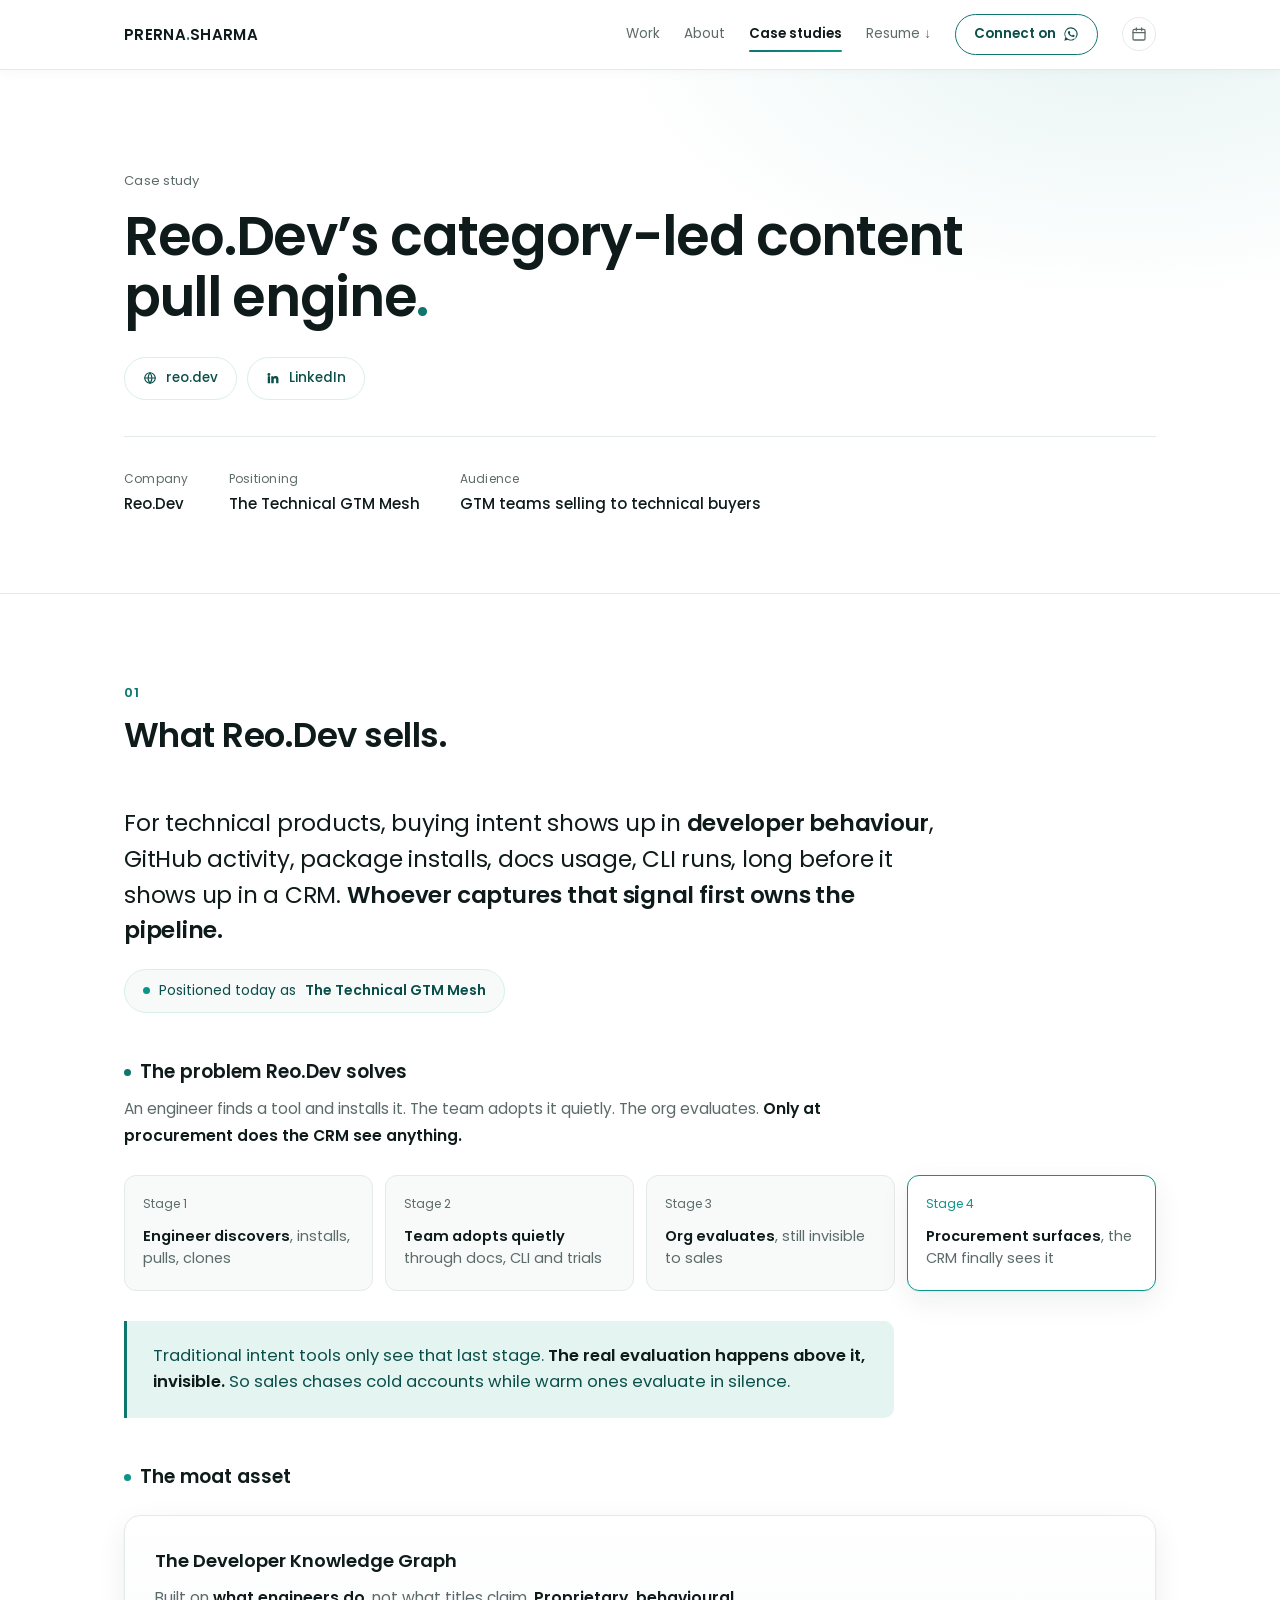
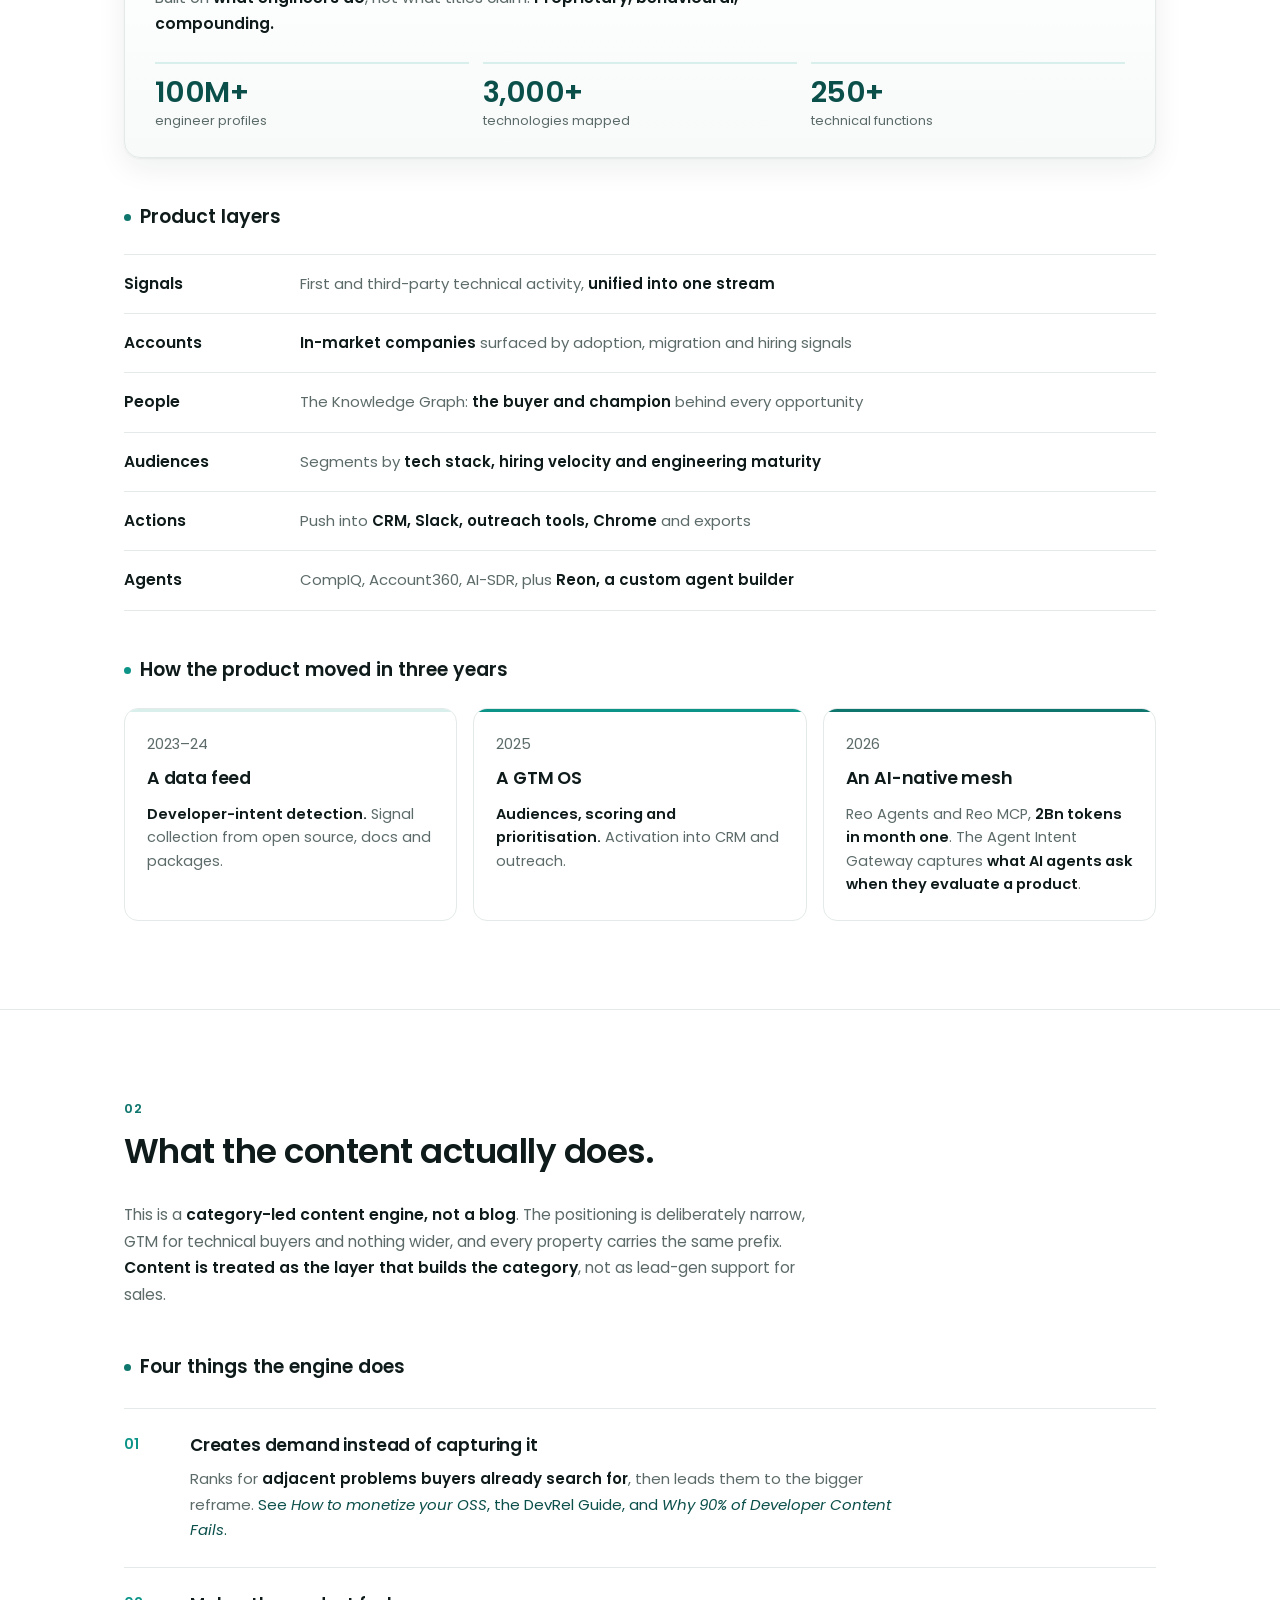
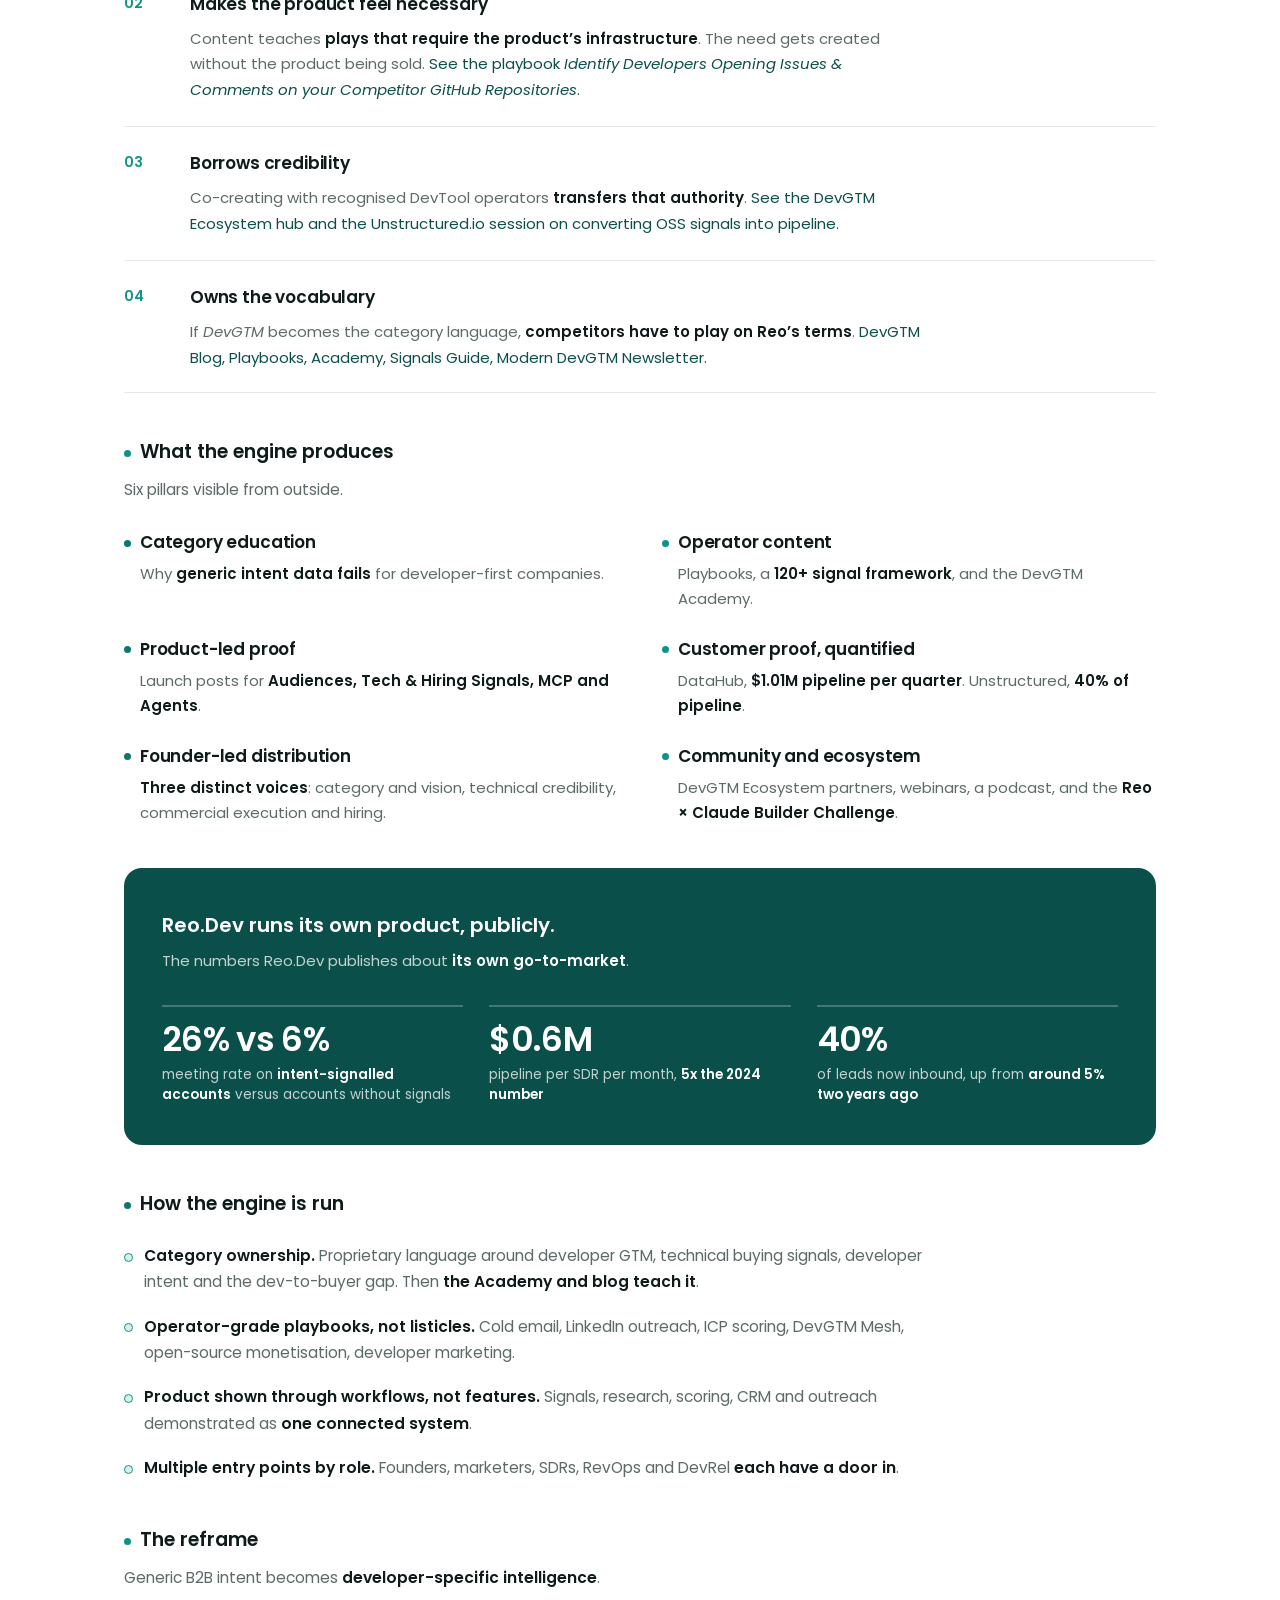
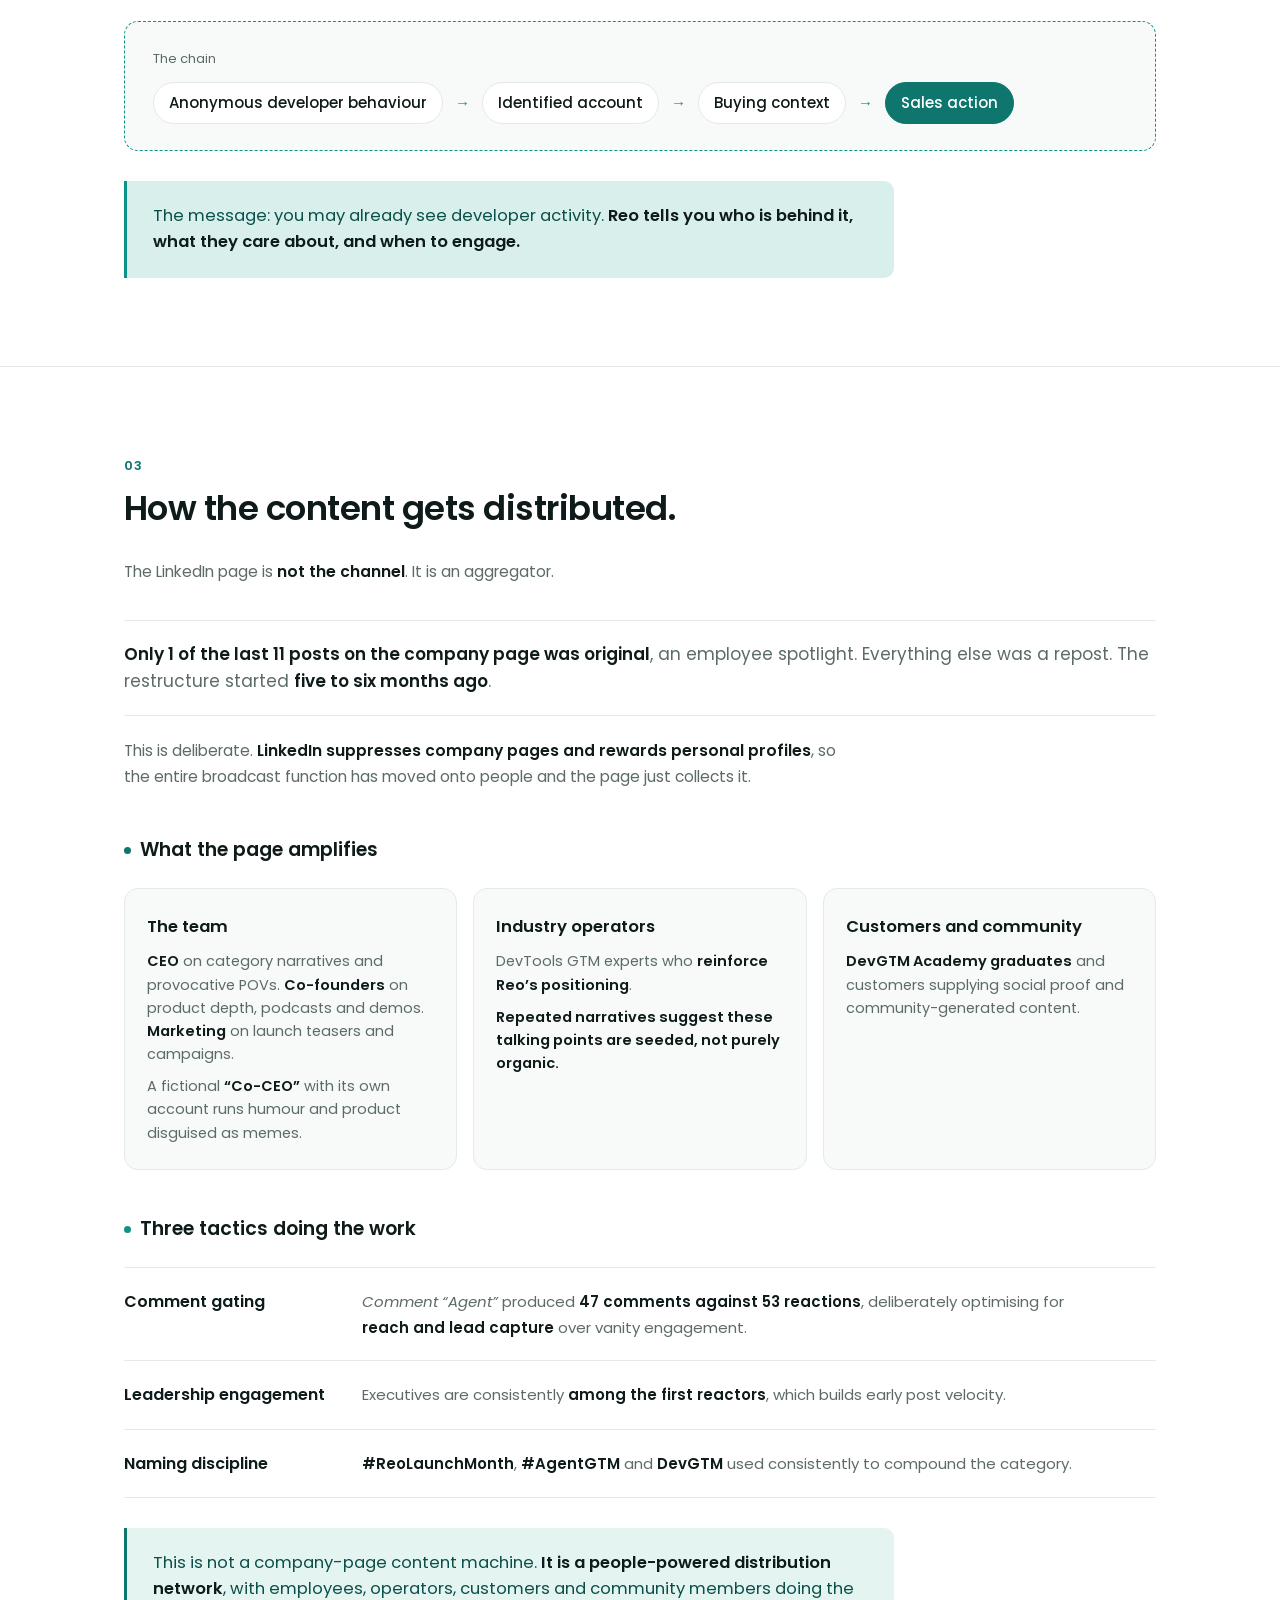
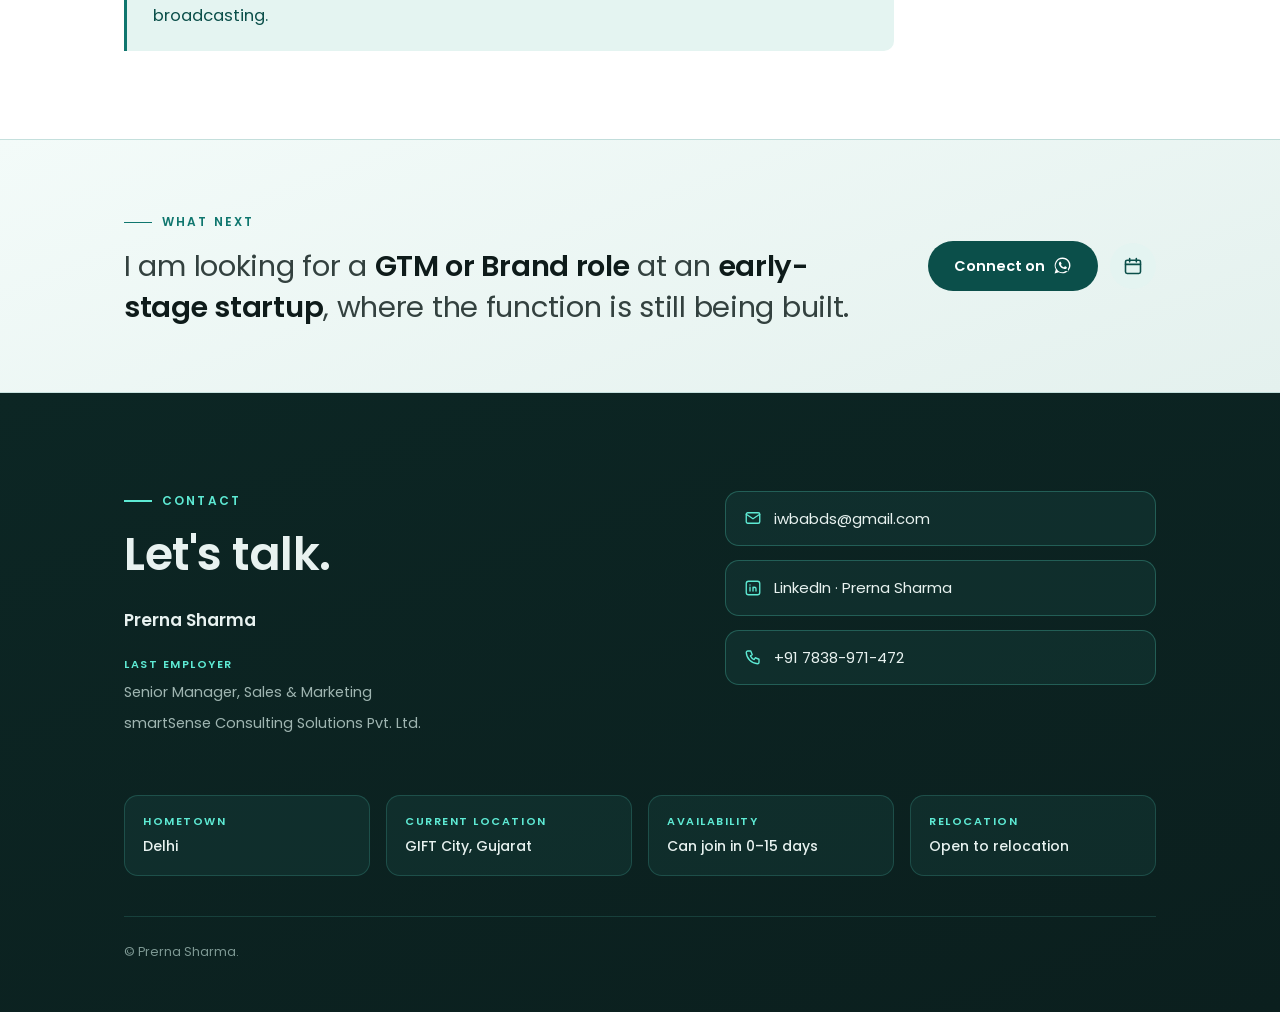
<file: reo-case-study.html>
<!DOCTYPE html>
<html lang="en">
<head>
<meta charset="UTF-8">
<meta name="viewport" content="width=device-width, initial-scale=1.0">
<meta name="author" content="Prerna Sharma">
<meta name="robots" content="index, follow">
<meta name="theme-color" content="#0F766E">

<!-- Open Graph: WhatsApp, LinkedIn, Facebook, Slack -->
<meta property="og:site_name" content="Prerna Sharma">
<meta property="og:locale" content="en_IN">
<meta property="og:image" content="https://prerna-sharma-portfolio.vercel.app/og-reo.png">
<meta property="og:image:secure_url" content="https://prerna-sharma-portfolio.vercel.app/og-reo.png">
<meta property="og:image:type" content="image/png">
<meta property="og:image:width" content="1200">
<meta property="og:image:height" content="630">
<meta property="og:image:alt" content="Prerna Sharma. Analysis of Reo.Dev’s category-led content pull engine: the Technical GTM Mesh and developer intent.">

<!-- X / Twitter -->
<meta name="twitter:card" content="summary_large_image">
<meta name="twitter:image" content="https://prerna-sharma-portfolio.vercel.app/og-reo.png">
<meta name="twitter:image:alt" content="Prerna Sharma. Analysis of Reo.Dev’s category-led content pull engine: the Technical GTM Mesh and developer intent.">

<!-- Google Tag Manager -->
<script>(function(w,d,s,l,i){w[l]=w[l]||[];w[l].push({'gtm.start':
new Date().getTime(),event:'gtm.js'});var f=d.getElementsByTagName(s)[0],
j=d.createElement(s),dl=l!='dataLayer'?'&l='+l:'';j.async=true;j.src=
'https://www.googletagmanager.com/gtm.js?id='+i+dl;f.parentNode.insertBefore(j,f);
})(window,document,'script','dataLayer','GTM-KL24WRMT');</script>
<!-- End Google Tag Manager -->
<!-- Google tag (gtag.js) -->
<script async src="https://www.googletagmanager.com/gtag/js?id=G-VHBVT9L6W8"></script>
<script>
  window.dataLayer = window.dataLayer || [];
  function gtag(){dataLayer.push(arguments);}
  gtag('js', new Date());

  gtag('config', 'G-VHBVT9L6W8');
</script>

<!-- Apollo Website Visitor Tracking -->
<script>function initApollo(){var n=Math.random().toString(36).substring(7),o=document.createElement("script");o.src="https://assets.apollo.io/micro/website-tracker/tracker.iife.js?nocache="+n,o.async=!0,o.defer=!0,o.onload=function(){window.trackingFunctions.onLoad({appId:"6a36f9e6c1b01800201efefa"})},document.head.appendChild(o)}initApollo();</script>
<!-- End Apollo Website Visitor Tracking -->

<!-- Leadfeeder Tracking -->
<script> (function(ss,ex){ window.ldfdr=window.ldfdr||function(){(ldfdr._q=ldfdr._q||[]).push([].slice.call(arguments));}; (function(d,s){ fs=d.getElementsByTagName(s)[0]; function ce(src){ var cs=d.createElement(s); cs.src=src; cs.async=1; fs.parentNode.insertBefore(cs,fs); }; ce('https://sc.lfeeder.com/lftracker_v1_'+ss+(ex?'_'+ex:'')+'.js'); })(document,'script'); })('kn9Eq4R0Lbj8RlvP'); </script>
<!-- End Leadfeeder Tracking -->

<link rel="preconnect" href="https://fonts.googleapis.com">
<link rel="preconnect" href="https://fonts.gstatic.com" crossorigin>
<link href="https://fonts.googleapis.com/css2?family=Poppins:wght@400;500;600&display=swap" rel="stylesheet">
<link rel="stylesheet" href="/styles.css">
<title>Reo.Dev&#8217;s category-led content pull engine &middot; GTM teardown &middot; Prerna Sharma</title>
<meta name="description" content="A teardown of how Reo.Dev builds demand for developer intent data — the Technical GTM Mesh, and what it takes to sell to technical buyers.">
<link rel="canonical" href="https://prerna-sharma-portfolio.vercel.app/reo-case-study.html">
<meta property="og:type" content="article">
<meta property="og:url" content="https://prerna-sharma-portfolio.vercel.app/reo-case-study.html">
<meta property="og:title" content="Reo.Dev&#8217;s category-led content pull engine &middot; GTM teardown &middot; Prerna Sharma">
<meta property="og:description" content="A teardown of how Reo.Dev builds demand for developer intent data — the Technical GTM Mesh, and what it takes to sell to technical buyers.">
<meta name="twitter:title" content="Reo.Dev&#8217;s category-led content pull engine &middot; GTM teardown &middot; Prerna Sharma">
<meta name="twitter:description" content="A teardown of how Reo.Dev builds demand for developer intent data — the Technical GTM Mesh, and what it takes to sell to technical buyers.">
</head>
<body>
<noscript><iframe src="https://www.googletagmanager.com/ns.html?id=GTM-KL24WRMT" height="0" width="0" style="display:none;visibility:hidden"></iframe></noscript>

<div class="pv-page csd" data-page="reo-case-study.html">
<nav>
  <div class="nav-in">
    <a class="logo" href="index.html">PRERNA<span>.</span>SHARMA</a>
    <div class="nav-links"><a href="work.html">Work</a><a href="about.html">About</a><a href="case-studies.html" class="active">Case studies</a><a href="resume.pdf" target="_blank" rel="noopener">Resume &#8595;</a><a class="nav-cta" href="https://wa.me/917838971472" target="_blank" rel="noopener" aria-label="Connect on WhatsApp">Connect on <svg class="wa-mark" viewBox="0 0 24 24" aria-hidden="true"><path d="M12.04 2a9.9 9.9 0 00-8.5 14.95L2 22l5.2-1.5A9.9 9.9 0 1012.04 2zm0 1.8a8.1 8.1 0 016.9 12.4l-.25.4.86 3.1-3.2-.84-.38.22a8.1 8.1 0 01-11.9-9.9A8.1 8.1 0 0112.04 3.8zm-3.1 3.6c-.16 0-.42.06-.64.3-.22.24-.85.83-.85 2.02 0 1.2.87 2.35.99 2.5.12.17 1.7 2.7 4.2 3.68 2.08.82 2.5.66 2.95.62.45-.04 1.45-.6 1.66-1.17.2-.58.2-1.07.14-1.18-.06-.1-.22-.16-.46-.28-.24-.12-1.45-.72-1.67-.8-.22-.08-.39-.12-.55.12-.16.24-.63.8-.77.96-.14.16-.28.18-.52.06-.24-.12-1.03-.38-1.96-1.21-.72-.65-1.21-1.45-1.35-1.69-.14-.24-.02-.37.1-.49.11-.11.24-.28.36-.42.12-.14.16-.24.24-.4.08-.16.04-.3-.02-.42-.06-.12-.55-1.33-.75-1.82-.2-.47-.4-.41-.55-.42h-.47z"/></svg></a><a class="nav-cal" href="https://calendly.com/iwbabds" target="_blank" rel="noopener" aria-label="Book a call" title="Book a call"><svg viewBox="0 0 24 24" aria-hidden="true"><rect x="3" y="5" width="18" height="16" rx="2"/><path d="M8 3v4M16 3v4M3 10h18"/></svg></a></div>
  </div>
</nav>

<section class="lead">
  <div class="wrap">
    <p class="kicker rv">Case study</p>
    <h1 class="rv">Reo.Dev&#8217;s category-led content pull engine<span>.</span></h1>

    <div class="src rv">
      <a href="https://www.reo.dev/" target="_blank" rel="noopener">
        <svg viewBox="0 0 24 24"><circle cx="12" cy="12" r="9"/><path d="M3 12h18M12 3a15 15 0 010 18M12 3a15 15 0 000 18"/></svg>
        reo.dev
      </a>
      <a href="https://www.linkedin.com/company/reo-dev" target="_blank" rel="noopener">
        <svg class="f" viewBox="0 0 24 24"><path d="M4.98 3.5a2.5 2.5 0 11-.02 5 2.5 2.5 0 01.02-5zM3 9h4v12H3zM9 9h3.8v1.7h.05c.53-.95 1.83-1.95 3.75-1.95 4 0 4.75 2.5 4.75 5.75V21h-4v-5.6c0-1.34-.03-3.06-1.9-3.06-1.9 0-2.2 1.45-2.2 2.96V21H9z"/></svg>
        LinkedIn
      </a>
    </div>

    <dl class="lead-meta rv">
      <div><dt>Company</dt><dd>Reo.Dev</dd></div>
      <div><dt>Positioning</dt><dd>The Technical GTM Mesh</dd></div>
      <div><dt>Audience</dt><dd>GTM teams selling to technical buyers</dd></div>
    </dl>
  </div>
</section>

<!-- 01 -->
<section id="s1">
  <div class="wrap">
    <p class="sec-num rv">01</p>
    <h2 class="sec-title rv">What Reo.Dev sells.</h2>

    <div class="blk rv" style="margin-top:34px">
      <p class="thesis">For technical products, buying intent shows up in <b>developer behaviour</b>, GitHub activity, package installs, docs usage, CLI runs, long before it shows up in a CRM. <b>Whoever captures that signal first owns the pipeline.</b></p>
      <span class="postn"><i></i>Positioned today as <b>The Technical GTM Mesh</b></span>
    </div>

    <div class="blk rv">
      <h3 class="blk-h">The problem Reo.Dev solves</h3>
      <p>An engineer finds a tool and installs it. The team adopts it quietly. The org evaluates. <b>Only at procurement does the CRM see anything.</b></p>
      <div class="flow">
        <div class="flow-i"><p class="st">Stage 1</p><p class="tx"><b>Engineer discovers</b>, installs, pulls, clones</p></div>
        <div class="flow-i"><p class="st">Stage 2</p><p class="tx"><b>Team adopts quietly</b> through docs, CLI and trials</p></div>
        <div class="flow-i"><p class="st">Stage 3</p><p class="tx"><b>Org evaluates</b>, still invisible to sales</p></div>
        <div class="flow-i"><p class="st">Stage 4</p><p class="tx"><b>Procurement surfaces</b>, the CRM finally sees it</p></div>
      </div>
      <div class="pull">Traditional intent tools only see that last stage. <b>The real evaluation happens above it, invisible.</b> So sales chases cold accounts while warm ones evaluate in silence.</div>
    </div>

    <div class="blk rv">
      <h3 class="blk-h alt">The moat asset</h3>
      <div class="moat">
        <h4>The Developer Knowledge Graph</h4>
        <p>Built on <b>what engineers do</b>, not what titles claim. <b>Proprietary, behavioural, compounding.</b></p>
        <div class="moat-n">
          <div><b>100M+</b><span>engineer profiles</span></div>
          <div><b>3,000+</b><span>technologies mapped</span></div>
          <div><b>250+</b><span>technical functions</span></div>
        </div>
      </div>
    </div>

    <div class="blk rv">
      <h3 class="blk-h">Product layers</h3>
      <dl class="layers">
        <div class="layer"><dt>Signals</dt><dd>First and third-party technical activity, <b>unified into one stream</b></dd></div>
        <div class="layer"><dt>Accounts</dt><dd><b>In-market companies</b> surfaced by adoption, migration and hiring signals</dd></div>
        <div class="layer"><dt>People</dt><dd>The Knowledge Graph: <b>the buyer and champion</b> behind every opportunity</dd></div>
        <div class="layer"><dt>Audiences</dt><dd>Segments by <b>tech stack, hiring velocity and engineering maturity</b></dd></div>
        <div class="layer"><dt>Actions</dt><dd>Push into <b>CRM, Slack, outreach tools, Chrome</b> and exports</dd></div>
        <div class="layer"><dt>Agents</dt><dd>CompIQ, Account360, AI-SDR, plus <b>Reon, a custom agent builder</b></dd></div>
      </dl>
    </div>

    <div class="blk rv">
      <h3 class="blk-h alt">How the product moved in three years</h3>
      <div class="tl">
        <div class="tl-i">
          <p class="tl-yr">2023&#8211;24</p>
          <h4>A data feed</h4>
          <p><b>Developer-intent detection.</b> Signal collection from open source, docs and packages.</p>
        </div>
        <div class="tl-i">
          <p class="tl-yr">2025</p>
          <h4>A GTM OS</h4>
          <p><b>Audiences, scoring and prioritisation.</b> Activation into CRM and outreach.</p>
        </div>
        <div class="tl-i">
          <p class="tl-yr">2026</p>
          <h4>An AI-native mesh</h4>
          <p>Reo Agents and Reo MCP, <b>2Bn tokens in month one</b>. The Agent Intent Gateway captures <b>what AI agents ask when they evaluate a product</b>.</p>
        </div>
      </div>
    </div>
  </div>
</section>

<!-- 02 -->
<section id="s2" class="divide">
  <div class="wrap">
    <p class="sec-num rv">02</p>
    <h2 class="sec-title rv">What the content actually does.</h2>
    <p class="sec-sub rv">This is a <b>category-led content engine, not a blog</b>. The positioning is deliberately narrow, GTM for technical buyers and nothing wider, and every property carries the same prefix. <b>Content is treated as the layer that builds the category</b>, not as lead-gen support for sales.</p>

    <div class="blk rv">
      <h3 class="blk-h">Four things the engine does</h3>
      <div class="nums">
        <div class="num-i">
          <span class="n">01</span>
          <div>
            <h4>Creates demand instead of capturing it</h4>
            <p>Ranks for <b>adjacent problems buyers already search for</b>, then leads them to the bigger reframe. <span class="ex">See <em>How to monetize your OSS</em>, the DevRel Guide, and <em>Why 90% of Developer Content Fails</em>.</span></p>
          </div>
        </div>
        <div class="num-i">
          <span class="n">02</span>
          <div>
            <h4>Makes the product feel necessary</h4>
            <p>Content teaches <b>plays that require the product&#8217;s infrastructure</b>. The need gets created without the product being sold. <span class="ex">See the playbook <em>Identify Developers Opening Issues &amp; Comments on your Competitor GitHub Repositories</em>.</span></p>
          </div>
        </div>
        <div class="num-i">
          <span class="n">03</span>
          <div>
            <h4>Borrows credibility</h4>
            <p>Co-creating with recognised DevTool operators <b>transfers that authority</b>. <span class="ex">See the DevGTM Ecosystem hub and the Unstructured.io session on converting OSS signals into pipeline.</span></p>
          </div>
        </div>
        <div class="num-i">
          <span class="n">04</span>
          <div>
            <h4>Owns the vocabulary</h4>
            <p>If <em>DevGTM</em> becomes the category language, <b>competitors have to play on Reo&#8217;s terms</b>. <span class="ex">DevGTM Blog, Playbooks, Academy, Signals Guide, Modern DevGTM Newsletter.</span></p>
          </div>
        </div>
      </div>
    </div>

    <div class="blk rv">
      <h3 class="blk-h alt">What the engine produces</h3>
      <p>Six pillars visible from outside.</p>
      <div class="pil">
        <div class="pil-i">
          <h4>Category education</h4>
          <p>Why <b>generic intent data fails</b> for developer-first companies.</p>
        </div>
        <div class="pil-i">
          <h4>Operator content</h4>
          <p>Playbooks, a <b>120+ signal framework</b>, and the DevGTM Academy.</p>
        </div>
        <div class="pil-i">
          <h4>Product-led proof</h4>
          <p>Launch posts for <b>Audiences, Tech &amp; Hiring Signals, MCP and Agents</b>.</p>
        </div>
        <div class="pil-i">
          <h4>Customer proof, quantified</h4>
          <p>DataHub, <b>$1.01M pipeline per quarter</b>. Unstructured, <b>40% of pipeline</b>.</p>
        </div>
        <div class="pil-i">
          <h4>Founder-led distribution</h4>
          <p><b>Three distinct voices</b>: category and vision, technical credibility, commercial execution and hiring.</p>
        </div>
        <div class="pil-i">
          <h4>Community and ecosystem</h4>
          <p>DevGTM Ecosystem partners, webinars, a podcast, and the <b>Reo &#215; Claude Builder Challenge</b>.</p>
        </div>
      </div>

      <div class="proof">
        <h3>Reo.Dev runs its own product, publicly.</h3>
        <p>The numbers Reo.Dev publishes about <b>its own go-to-market</b>.</p>
        <div class="proof-g">
          <div><b>26% vs 6%</b><span>meeting rate on <b>intent-signalled accounts</b> versus accounts without signals</span></div>
          <div><b>$0.6M</b><span>pipeline per SDR per month, <b>5x the 2024 number</b></span></div>
          <div><b>40%</b><span>of leads now inbound, up from <b>around 5% two years ago</b></span></div>
        </div>
      </div>
    </div>

    <div class="blk rv">
      <h3 class="blk-h">How the engine is run</h3>
      <ul class="bl">
        <li><b>Category ownership.</b> Proprietary language around developer GTM, technical buying signals, developer intent and the dev-to-buyer gap. Then <b>the Academy and blog teach it</b>.</li>
        <li><b>Operator-grade playbooks, not listicles.</b> Cold email, LinkedIn outreach, ICP scoring, DevGTM Mesh, open-source monetisation, developer marketing.</li>
        <li><b>Product shown through workflows, not features.</b> Signals, research, scoring, CRM and outreach demonstrated as <b>one connected system</b>.</li>
        <li><b>Multiple entry points by role.</b> Founders, marketers, SDRs, RevOps and DevRel <b>each have a door in</b>.</li>
      </ul>
    </div>

    <div class="blk rv">
      <h3 class="blk-h alt">The reframe</h3>
      <p>Generic B2B intent becomes <b>developer-specific intelligence</b>.</p>
      <div class="chain">
        <p class="lbl">The chain</p>
        <div class="steps">
          <span class="st">Anonymous developer behaviour</span>
          <span class="ar">&#8594;</span>
          <span class="st">Identified account</span>
          <span class="ar">&#8594;</span>
          <span class="st">Buying context</span>
          <span class="ar">&#8594;</span>
          <span class="st hi">Sales action</span>
        </div>
      </div>
      <div class="pull c">The message: you may already see developer activity. <b>Reo tells you who is behind it, what they care about, and when to engage.</b></div>
    </div>
  </div>
</section>

<!-- 03 -->
<section id="s3" class="divide">
  <div class="wrap">
    <p class="sec-num rv">03</p>
    <h2 class="sec-title rv">How the content gets distributed.</h2>
    <p class="sec-sub rv">The LinkedIn page is <b>not the channel</b>. It is an aggregator.</p>

    <div class="blk rv" style="margin-top:34px">
      <p class="statline"><b>Only 1 of the last 11 posts on the company page was original</b>, an employee spotlight. Everything else was a repost. The restructure started <b>five to six months ago</b>.</p>
      <p style="margin-top:22px">This is deliberate. <b>LinkedIn suppresses company pages and rewards personal profiles</b>, so the entire broadcast function has moved onto people and the page just collects it.</p>
    </div>

    <div class="blk rv">
      <h3 class="blk-h">What the page amplifies</h3>
      <div class="amp">
        <div class="amp-i">
          <h4>The team</h4>
          <p><b>CEO</b> on category narratives and provocative POVs. <b>Co-founders</b> on product depth, podcasts and demos. <b>Marketing</b> on launch teasers and campaigns.</p>
          <p>A fictional <b>&#8220;Co-CEO&#8221;</b> with its own account runs humour and product disguised as memes.</p>
        </div>
        <div class="amp-i">
          <h4>Industry operators</h4>
          <p>DevTools GTM experts who <b>reinforce Reo&#8217;s positioning</b>.</p>
          <p><b>Repeated narratives suggest these talking points are seeded, not purely organic.</b></p>
        </div>
        <div class="amp-i">
          <h4>Customers and community</h4>
          <p><b>DevGTM Academy graduates</b> and customers supplying social proof and community-generated content.</p>
        </div>
      </div>
    </div>

    <div class="blk rv">
      <h3 class="blk-h alt">Three tactics doing the work</h3>
      <div class="tac">
        <div class="tac-i">
          <h4>Comment gating</h4>
          <p><em>Comment &#8220;Agent&#8221;</em> produced <b>47 comments against 53 reactions</b>, deliberately optimising for <b>reach and lead capture</b> over vanity engagement.</p>
        </div>
        <div class="tac-i">
          <h4>Leadership engagement</h4>
          <p>Executives are consistently <b>among the first reactors</b>, which builds early post velocity.</p>
        </div>
        <div class="tac-i">
          <h4>Naming discipline</h4>
          <p><b>#ReoLaunchMonth</b>, <b>#AgentGTM</b> and <b>DevGTM</b> used consistently to compound the category.</p>
        </div>
      </div>
      <div class="pull">This is not a company-page content machine. <b>It is a people-powered distribution network</b>, with employees, operators, customers and community members doing the broadcasting.</div>
    </div>
  </div>
</section>

<section id="looking">
  <div class="lf-band">
    <div class="wrap">
      <div class="lf-text">
        <div class="eyebrow rv">What next</div>
        <h2 class="rv">I am looking for a <b>GTM or Brand role</b> at an <b>early-stage startup</b>, where the function is still being built.</h2>
      </div>
      <div class="rv lf-cta"><a class="btn-call" href="https://wa.me/917838971472" target="_blank" rel="noopener" aria-label="Connect on WhatsApp">Connect on <svg class="wa-mark" viewBox="0 0 24 24" aria-hidden="true"><path d="M12.04 2a9.9 9.9 0 00-8.5 14.95L2 22l5.2-1.5A9.9 9.9 0 1012.04 2zm0 1.8a8.1 8.1 0 016.9 12.4l-.25.4.86 3.1-3.2-.84-.38.22a8.1 8.1 0 01-11.9-9.9A8.1 8.1 0 0112.04 3.8zm-3.1 3.6c-.16 0-.42.06-.64.3-.22.24-.85.83-.85 2.02 0 1.2.87 2.35.99 2.5.12.17 1.7 2.7 4.2 3.68 2.08.82 2.5.66 2.95.62.45-.04 1.45-.6 1.66-1.17.2-.58.2-1.07.14-1.18-.06-.1-.22-.16-.46-.28-.24-.12-1.45-.72-1.67-.8-.22-.08-.39-.12-.55.12-.16.24-.63.8-.77.96-.14.16-.28.18-.52.06-.24-.12-1.03-.38-1.96-1.21-.72-.65-1.21-1.45-1.35-1.69-.14-.24-.02-.37.1-.49.11-.11.24-.28.36-.42.12-.14.16-.24.24-.4.08-.16.04-.3-.02-.42-.06-.12-.55-1.33-.75-1.82-.2-.47-.4-.41-.55-.42h-.47z"/></svg></a><a class="btn-cal ico" href="https://calendly.com/iwbabds" target="_blank" rel="noopener" aria-label="Book a call" title="Book a call"><svg viewBox="0 0 24 24" aria-hidden="true"><rect x="3" y="5" width="18" height="16" rx="2"/><path d="M8 3v4M16 3v4M3 10h18"/></svg></a></div>
    </div>
  </div>
</section>

<footer id="contact">
  <div class="wrap">
    <div class="foot-grid">
      <div>
        <div class="eyebrow rv">Contact</div>
        <h2 class="rv">Let's talk.</h2>
        <div class="foot-info rv">
          <p>Prerna Sharma</p>
          <p class="fi-label">Last employer</p>
          <p>Senior Manager, Sales &amp; Marketing</p>
          <p>smartSense Consulting Solutions Pvt. Ltd.</p>
        </div>
      </div>
      <div class="foot-links rv">
        <a href="mailto:iwbabds@gmail.com"><svg viewBox="0 0 24 24"><rect x="3" y="5" width="18" height="14" rx="2"/><path d="M3 7l9 6 9-6"/></svg>iwbabds@gmail.com</a>
        <a href="https://www.linkedin.com/in/prerna-sharma-2a5a88181/" target="_blank" rel="noopener"><svg viewBox="0 0 24 24"><rect x="3" y="3" width="18" height="18" rx="3"/><path d="M8 11v5M8 8v.01M12 16v-5M16 16v-3a2 2 0 00-4 0"/></svg>LinkedIn · Prerna Sharma</a>
        <a href="tel:+917838971472"><svg viewBox="0 0 24 24"><path d="M5 4h4l2 5-2.5 1.5a11 11 0 005 5L15 13l5 2v4a2 2 0 01-2 2A16 16 0 013 6a2 2 0 012-2z"/></svg>+91 7838-971-472</a>
      </div>
    </div>
    <div class="foot-facts rv">
      <div class="ff"><span class="ff-label">Hometown</span><span class="ff-value">Delhi</span></div>
      <div class="ff"><span class="ff-label">Current location</span><span class="ff-value">GIFT City, Gujarat</span></div>
      <div class="ff"><span class="ff-label">Availability</span><span class="ff-value">Can join in 0&#8211;15 days</span></div>
      <div class="ff"><span class="ff-label">Relocation</span><span class="ff-value">Open to relocation</span></div>
    </div>
    <div class="foot-bottom">
      <span>© Prerna Sharma.</span>
    </div>
  </div>
</footer>
</div>

<script src="/app.js"></script>
</body>
</html>
</file>
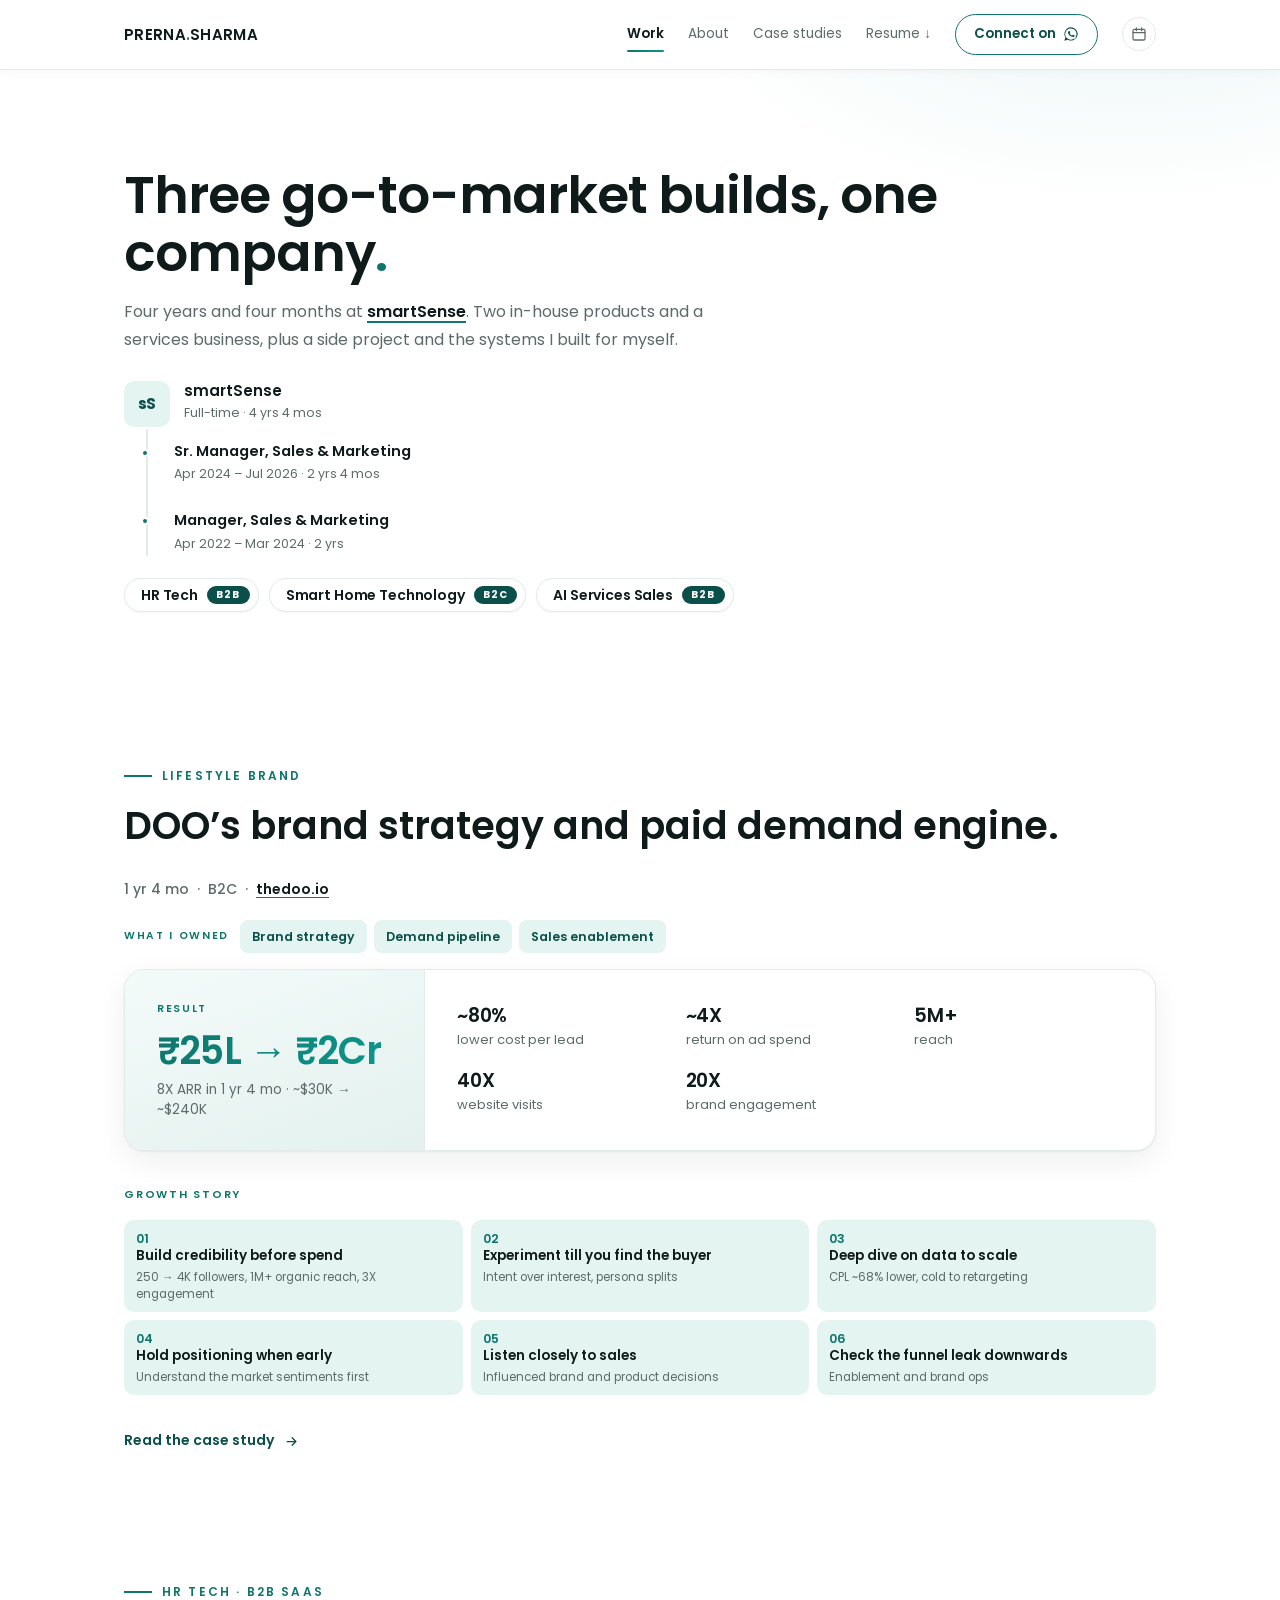
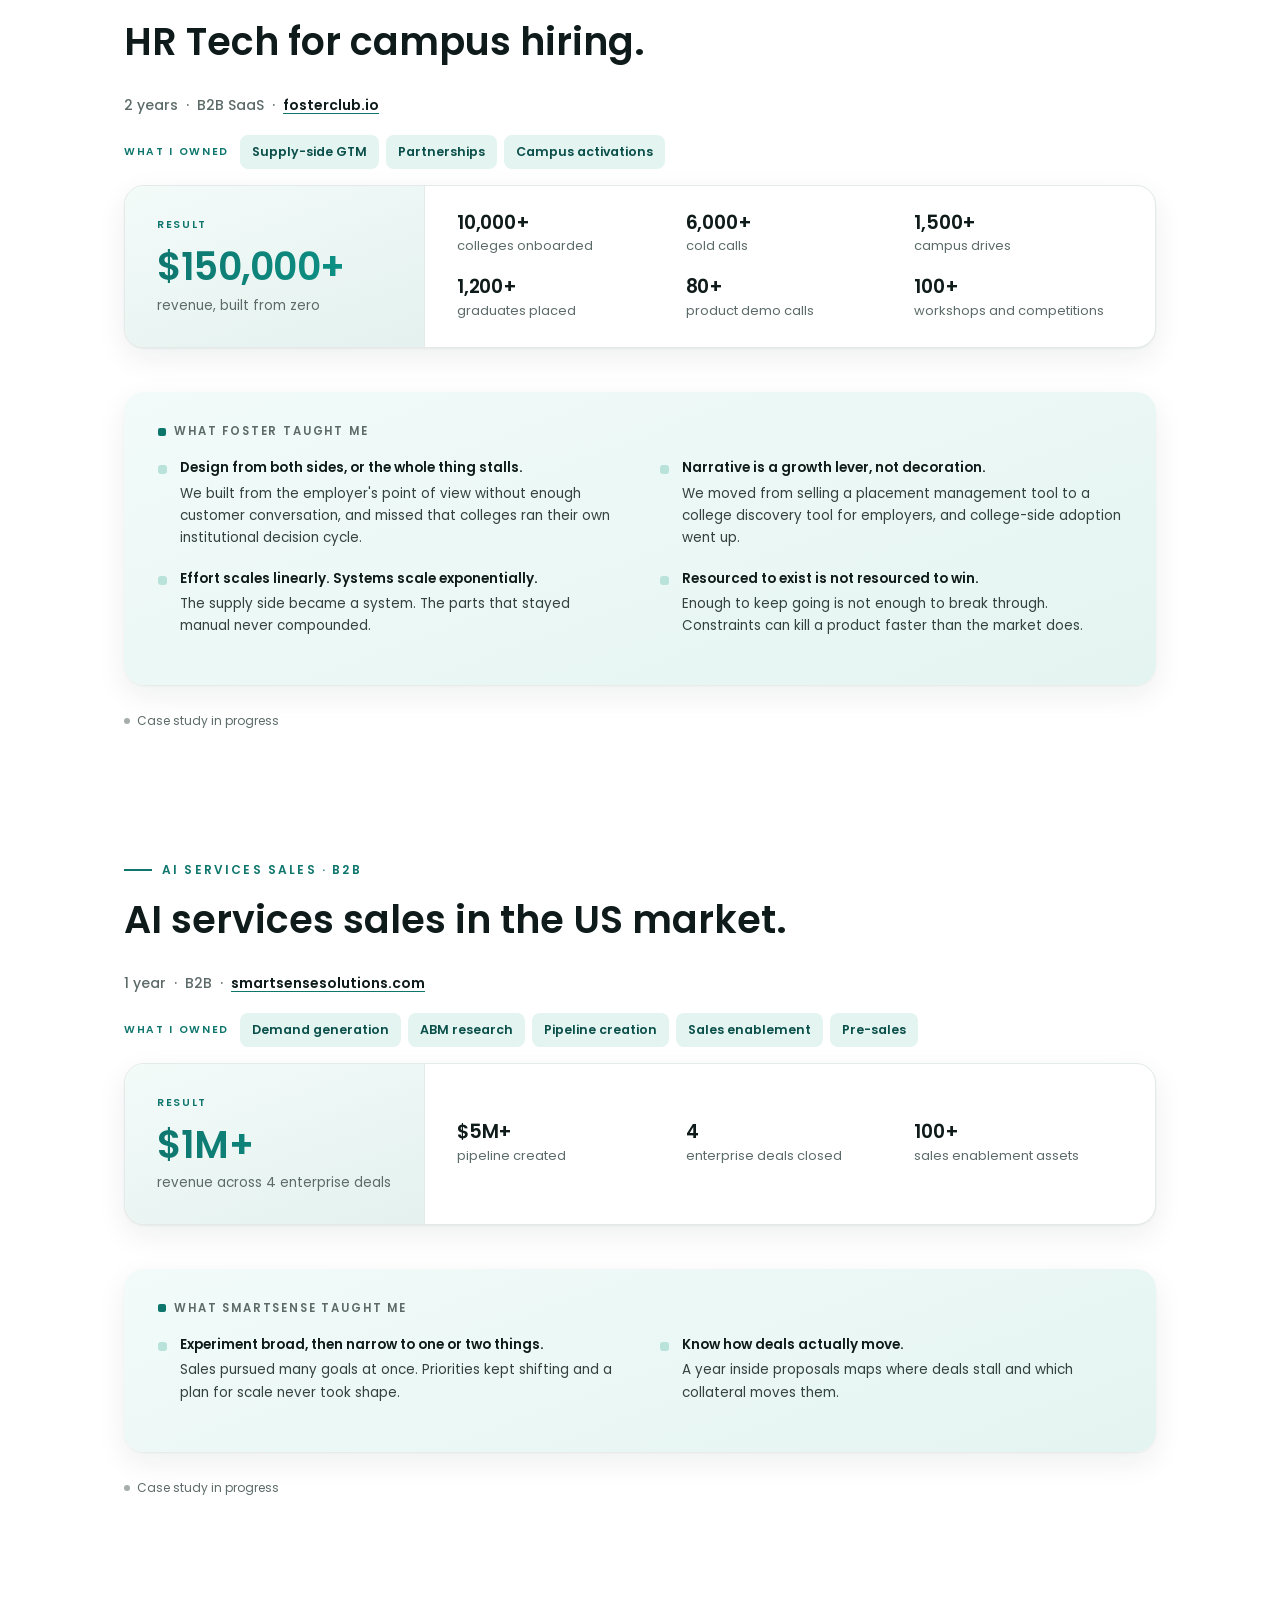
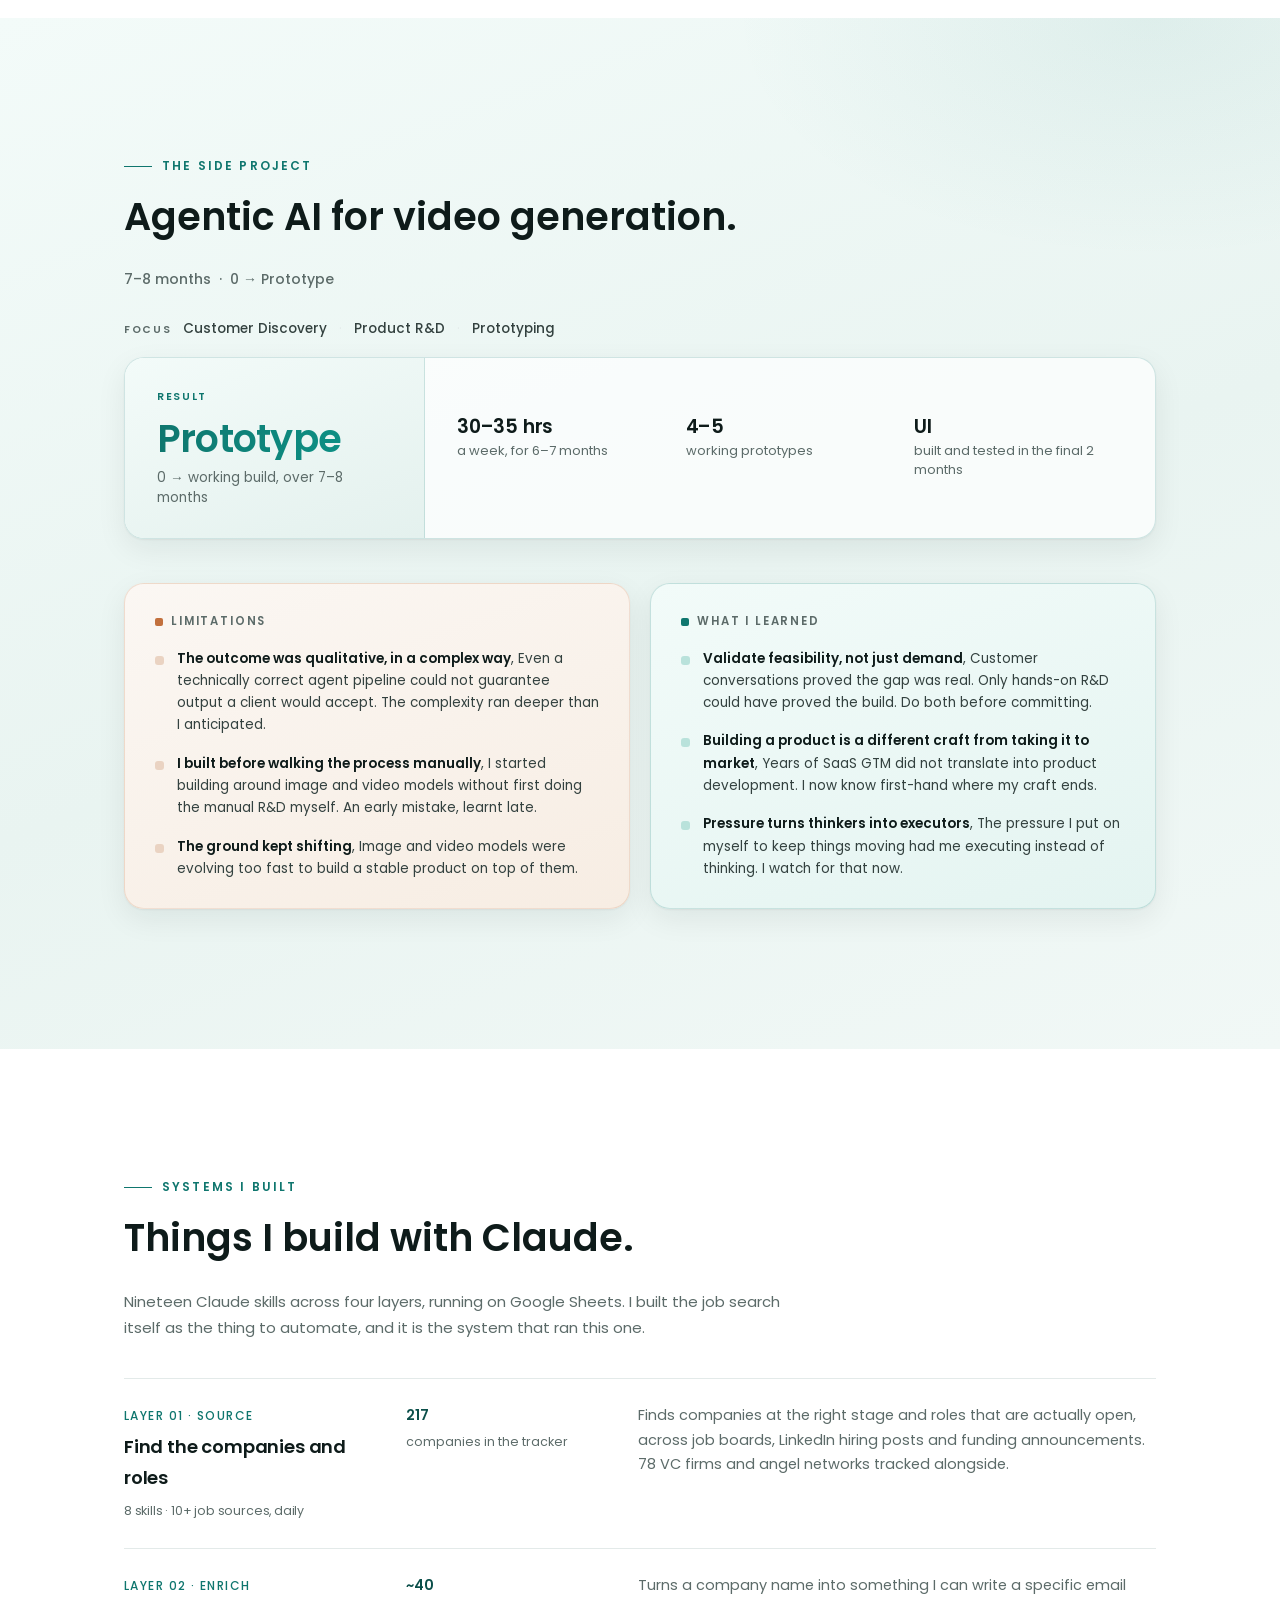
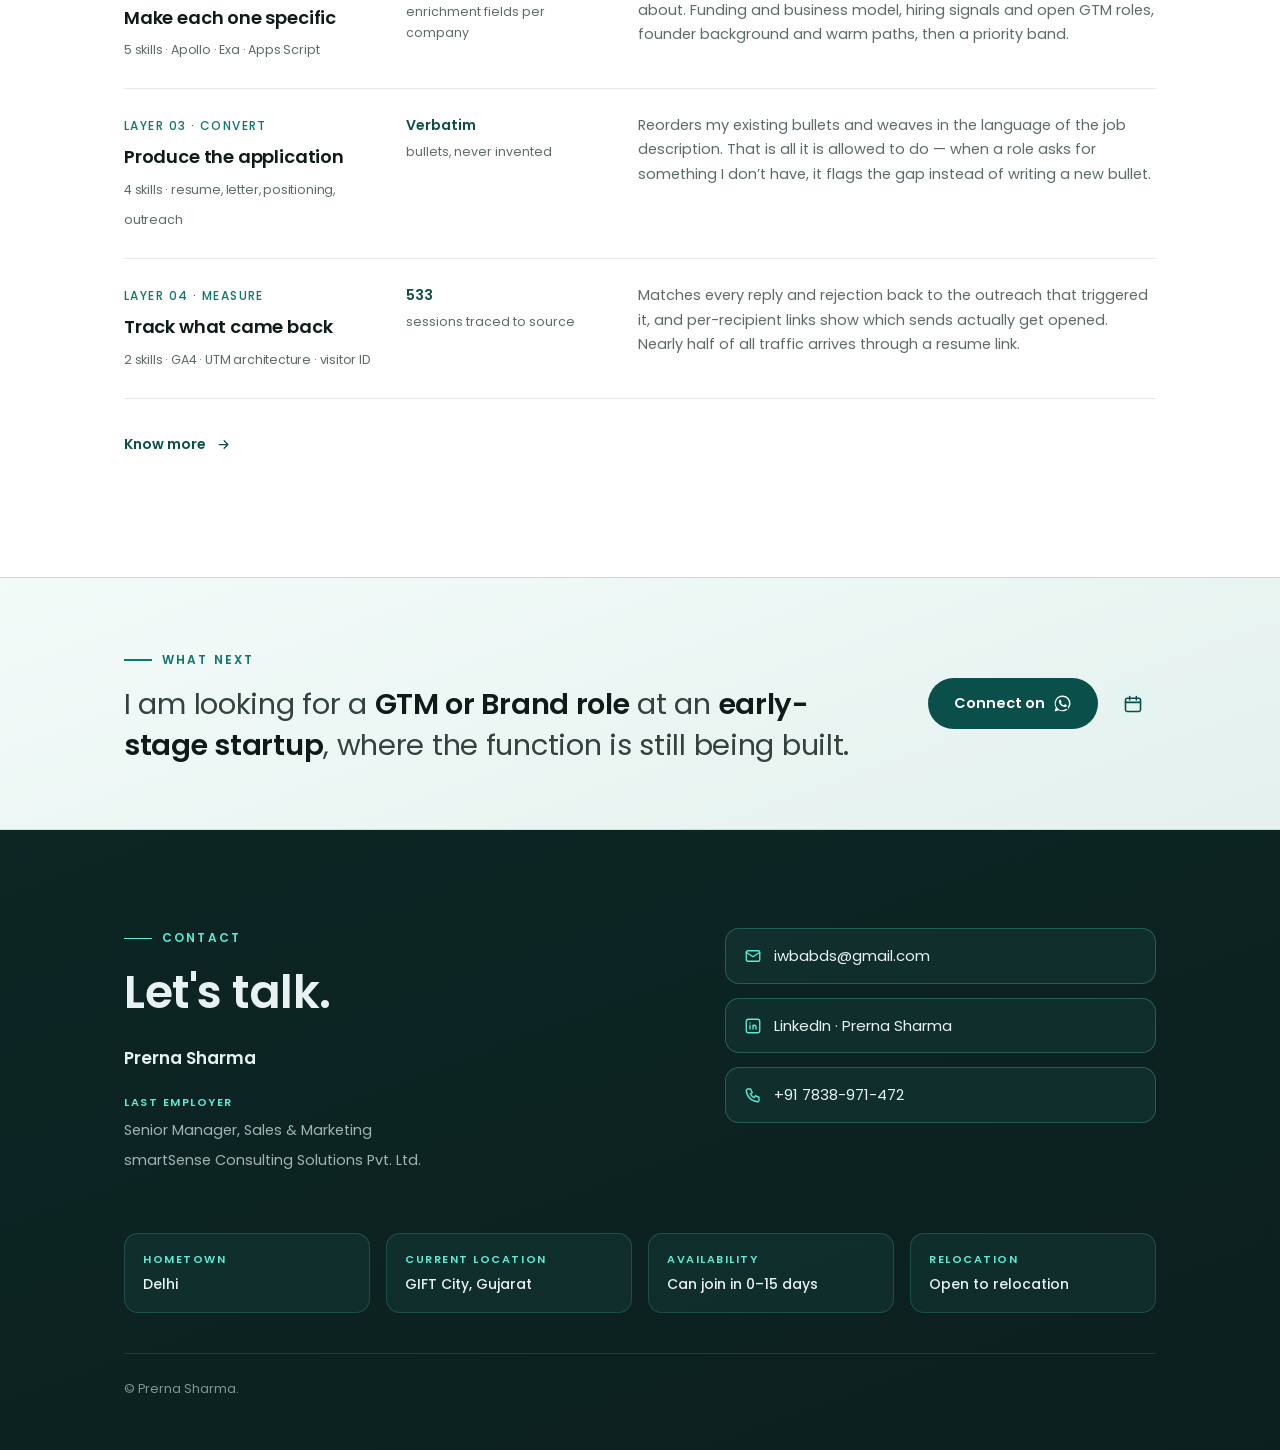
<file: work.html>
<!DOCTYPE html>
<html lang="en">
<head>
<meta charset="UTF-8">
<meta name="viewport" content="width=device-width, initial-scale=1.0">
<meta name="author" content="Prerna Sharma">
<meta name="robots" content="index, follow">
<meta name="theme-color" content="#0F766E">

<!-- Open Graph: WhatsApp, LinkedIn, Facebook, Slack -->
<meta property="og:site_name" content="Prerna Sharma">
<meta property="og:locale" content="en_IN">
<meta property="og:image" content="https://prerna-sharma-portfolio.vercel.app/og-work.png">
<meta property="og:image:secure_url" content="https://prerna-sharma-portfolio.vercel.app/og-work.png">
<meta property="og:image:type" content="image/png">
<meta property="og:image:width" content="1200">
<meta property="og:image:height" content="630">
<meta property="og:image:alt" content="Prerna Sharma. Four years of go-to-market: brand strategy, demand pipeline, sales enablement.">

<!-- X / Twitter -->
<meta name="twitter:card" content="summary_large_image">
<meta name="twitter:image" content="https://prerna-sharma-portfolio.vercel.app/og-work.png">
<meta name="twitter:image:alt" content="Prerna Sharma. Four years of go-to-market: brand strategy, demand pipeline, sales enablement.">

<!-- Google Tag Manager -->
<script>(function(w,d,s,l,i){w[l]=w[l]||[];w[l].push({'gtm.start':
new Date().getTime(),event:'gtm.js'});var f=d.getElementsByTagName(s)[0],
j=d.createElement(s),dl=l!='dataLayer'?'&l='+l:'';j.async=true;j.src=
'https://www.googletagmanager.com/gtm.js?id='+i+dl;f.parentNode.insertBefore(j,f);
})(window,document,'script','dataLayer','GTM-KL24WRMT');</script>
<!-- End Google Tag Manager -->
<!-- Google tag (gtag.js) -->
<script async src="https://www.googletagmanager.com/gtag/js?id=G-VHBVT9L6W8"></script>
<script>
  window.dataLayer = window.dataLayer || [];
  function gtag(){dataLayer.push(arguments);}
  gtag('js', new Date());

  gtag('config', 'G-VHBVT9L6W8');
</script>

<!-- Apollo Website Visitor Tracking -->
<script>function initApollo(){var n=Math.random().toString(36).substring(7),o=document.createElement("script");o.src="https://assets.apollo.io/micro/website-tracker/tracker.iife.js?nocache="+n,o.async=!0,o.defer=!0,o.onload=function(){window.trackingFunctions.onLoad({appId:"6a36f9e6c1b01800201efefa"})},document.head.appendChild(o)}initApollo();</script>
<!-- End Apollo Website Visitor Tracking -->

<!-- Leadfeeder Tracking -->
<script> (function(ss,ex){ window.ldfdr=window.ldfdr||function(){(ldfdr._q=ldfdr._q||[]).push([].slice.call(arguments));}; (function(d,s){ fs=d.getElementsByTagName(s)[0]; function ce(src){ var cs=d.createElement(s); cs.src=src; cs.async=1; fs.parentNode.insertBefore(cs,fs); }; ce('https://sc.lfeeder.com/lftracker_v1_'+ss+(ex?'_'+ex:'')+'.js'); })(document,'script'); })('kn9Eq4R0Lbj8RlvP'); </script>
<!-- End Leadfeeder Tracking -->

<link rel="preconnect" href="https://fonts.googleapis.com">
<link rel="preconnect" href="https://fonts.gstatic.com" crossorigin>
<link href="https://fonts.googleapis.com/css2?family=Poppins:wght@400;500;600&display=swap" rel="stylesheet">
<link rel="stylesheet" href="/styles.css">
<title>Three go-to-market builds, one company &middot; Prerna Sharma</title>
<meta name="description" content="Four years and four months at smartSense across DOO, Foster and services sales — brand strategy, paid demand generation and sales enablement, with the numbers behind each.">
<link rel="canonical" href="https://prerna-sharma-portfolio.vercel.app/work.html">
<meta property="og:type" content="website">
<meta property="og:url" content="https://prerna-sharma-portfolio.vercel.app/work.html">
<meta property="og:title" content="Three go-to-market builds, one company &middot; Prerna Sharma">
<meta property="og:description" content="Four years and four months at smartSense across DOO, Foster and services sales — brand strategy, paid demand generation and sales enablement, with the numbers behind each.">
<meta name="twitter:title" content="Three go-to-market builds, one company &middot; Prerna Sharma">
<meta name="twitter:description" content="Four years and four months at smartSense across DOO, Foster and services sales — brand strategy, paid demand generation and sales enablement, with the numbers behind each.">
</head>
<body>
<noscript><iframe src="https://www.googletagmanager.com/ns.html?id=GTM-KL24WRMT" height="0" width="0" style="display:none;visibility:hidden"></iframe></noscript>

<div class="pv-page" data-page="work.html">
<nav>
  <div class="nav-in">
    <a class="logo" href="index.html">PRERNA<span>.</span>SHARMA</a>
    <div class="nav-links"><a href="work.html" class="active">Work</a><a href="about.html">About</a><a href="case-studies.html">Case studies</a><a href="resume.pdf" target="_blank" rel="noopener">Resume &#8595;</a><a class="nav-cta" href="https://wa.me/917838971472" target="_blank" rel="noopener" aria-label="Connect on WhatsApp">Connect on <svg class="wa-mark" viewBox="0 0 24 24" aria-hidden="true"><path d="M12.04 2a9.9 9.9 0 00-8.5 14.95L2 22l5.2-1.5A9.9 9.9 0 1012.04 2zm0 1.8a8.1 8.1 0 016.9 12.4l-.25.4.86 3.1-3.2-.84-.38.22a8.1 8.1 0 01-11.9-9.9A8.1 8.1 0 0112.04 3.8zm-3.1 3.6c-.16 0-.42.06-.64.3-.22.24-.85.83-.85 2.02 0 1.2.87 2.35.99 2.5.12.17 1.7 2.7 4.2 3.68 2.08.82 2.5.66 2.95.62.45-.04 1.45-.6 1.66-1.17.2-.58.2-1.07.14-1.18-.06-.1-.22-.16-.46-.28-.24-.12-1.45-.72-1.67-.8-.22-.08-.39-.12-.55.12-.16.24-.63.8-.77.96-.14.16-.28.18-.52.06-.24-.12-1.03-.38-1.96-1.21-.72-.65-1.21-1.45-1.35-1.69-.14-.24-.02-.37.1-.49.11-.11.24-.28.36-.42.12-.14.16-.24.24-.4.08-.16.04-.3-.02-.42-.06-.12-.55-1.33-.75-1.82-.2-.47-.4-.41-.55-.42h-.47z"/></svg></a><a class="nav-cal" href="https://calendly.com/iwbabds" target="_blank" rel="noopener" aria-label="Book a call" title="Book a call"><svg viewBox="0 0 24 24" aria-hidden="true"><rect x="3" y="5" width="18" height="16" rx="2"/><path d="M8 3v4M16 3v4M3 10h18"/></svg></a></div>
  </div>
</nav>

<section class="page-head work-head">
  <div class="wrap">
    <h1 class="rv">Three go-to-market builds, one company<span style="color:var(--olive)">.</span></h1>
    <p class="rv">Four years and four months at <a class="co-link" href="https://www.smartsensesolutions.com/" target="_blank" rel="noopener">smartSense</a>. Two in-house products and a services business, plus a side project and the systems I built for myself.</p>
    <div class="li-exp rv">
      <div class="li-exp-head">
        <div class="li-co-logo">sS</div>
        <div class="li-co-info"><h4>smartSense</h4><p>Full-time &middot; 4 yrs 4 mos</p></div>
      </div>
      <div class="li-roles">
        <div class="li-role">
          <span class="li-dot"></span>
          <div class="li-role-info"><h5>Sr. Manager, Sales &amp; Marketing</h5><p>Apr 2024 &#8211; Jul 2026 &middot; 2 yrs 4 mos</p></div>
        </div>
        <div class="li-role">
          <span class="li-dot"></span>
          <div class="li-role-info"><h5>Manager, Sales &amp; Marketing</h5><p>Apr 2022 &#8211; Mar 2024 &middot; 2 yrs</p></div>
        </div>
      </div>
    </div>
    <div class="dom-line rv">
      <span class="dm-i"><b>HR Tech</b><em>B2B</em></span>
      <span class="dm-i"><b>Smart Home Technology</b><em>B2C</em></span>
      <span class="dm-i"><b>AI Services Sales</b><em>B2B</em></span>
    </div>
  </div>
</section>

<section id="part3" class="chapter">
  <div class="wrap">
    <div class="eyebrow rv">Lifestyle brand</div>
    <h2 class="sec-title rv">DOO&#8217;s brand strategy and paid demand engine.</h2>
    <p class="chapter-meta rv">1 yr 4 mo &nbsp;&middot;&nbsp; B2C &nbsp;&middot;&nbsp; <a href="https://thedoo.io/" target="_blank" rel="noopener" style="text-decoration:underline;text-decoration-color:var(--olive);text-underline-offset:3px;color:var(--ink);font-weight:600">thedoo.io</a></p>

    <div class="cs-owned rv"><span class="lbl">What I owned</span><span class="tg">Brand strategy</span><span class="tg">Demand pipeline</span><span class="tg">Sales enablement</span></div>

    <div class="cs-head rv">
      <div class="cs-result"><span class="lbl">Result</span><span class="big">&#8377;25L &#8594; &#8377;2Cr</span><span class="sub">8X ARR in 1 yr 4 mo &middot; ~$30K &#8594; ~$240K</span></div>
      <div class="cs-stats"><div class="cs-stat"><span class="v">~80%</span><span class="l">lower cost per lead</span></div><div class="cs-stat"><span class="v">~4X</span><span class="l">return on ad spend</span></div><div class="cs-stat"><span class="v">5M+</span><span class="l">reach</span></div><div class="cs-stat"><span class="v">40X</span><span class="l">website visits</span></div><div class="cs-stat"><span class="v">20X</span><span class="l">brand engagement</span></div></div>
    </div>

    <p class="gh-lbl rv">Growth story</p>
    <div class="wf-steps rv"><div class="wf-step"><i>01</i><b>Build credibility before spend</b><span>250 &#8594; 4K followers, 1M+ organic reach, 3X engagement</span></div><div class="wf-step"><i>02</i><b>Experiment till you find the buyer</b><span>Intent over interest, persona splits</span></div><div class="wf-step"><i>03</i><b>Deep dive on data to scale</b><span>CPL ~68% lower, cold to retargeting</span></div><div class="wf-step"><i>04</i><b>Hold positioning when early</b><span>Understand the market sentiments first</span></div><div class="wf-step"><i>05</i><b>Listen closely to sales</b><span>Influenced brand and product decisions</span></div><div class="wf-step"><i>06</i><b>Check the funnel leak downwards</b><span>Enablement and brand ops</span></div></div>

    <a class="sec-more rv" href="doo-case-study.html">Read the case study <svg viewBox="0 0 24 24" aria-hidden="true"><path d="M5 12h14M13 6l6 6-6 6"/></svg></a>
  </div>
</section>

<section id="part1" class="chapter">
  <div class="wrap">
    <div class="eyebrow rv">HR Tech &middot; B2B SaaS</div>
    <h2 class="sec-title rv">HR Tech for campus hiring.</h2>
    <p class="chapter-meta rv">2 years &nbsp;&middot;&nbsp; B2B SaaS &nbsp;&middot;&nbsp; <a href="https://fosterclub.io/" target="_blank" rel="noopener" style="text-decoration:underline;text-decoration-color:var(--olive);text-underline-offset:3px;color:var(--ink);font-weight:600">fosterclub.io</a></p>

    <div class="cs-owned rv"><span class="lbl">What I owned</span><span class="tg">Supply-side GTM</span><span class="tg">Partnerships</span><span class="tg">Campus activations</span></div>

    <div class="cs-head rv">
      <div class="cs-result"><span class="lbl">Result</span><span class="big">$150,000+</span><span class="sub">revenue, built from zero</span></div>
      <div class="cs-stats"><div class="cs-stat"><span class="v">10,000+</span><span class="l">colleges onboarded</span></div><div class="cs-stat"><span class="v">6,000+</span><span class="l">cold calls</span></div><div class="cs-stat"><span class="v">1,500+</span><span class="l">campus drives</span></div><div class="cs-stat"><span class="v">1,200+</span><span class="l">graduates placed</span></div><div class="cs-stat"><span class="v">80+</span><span class="l">product demo calls</span></div><div class="cs-stat"><span class="v">100+</span><span class="l">workshops and competitions</span></div></div>
    </div>

    <div class="chapter-grid one">
      <div class="chapter-col learned rv"><h4><i></i>What Foster taught me</h4>
        <ul>
          <li><b>Design from both sides, or the whole thing stalls.</b> We built from the employer's point of view without enough customer conversation, and missed that colleges ran their own institutional decision cycle.</li>
          <li><b>Narrative is a growth lever, not decoration.</b> We moved from selling a placement management tool to a college discovery tool for employers, and college-side adoption went up.</li>
          <li><b>Effort scales linearly. Systems scale exponentially.</b> The supply side became a system. The parts that stayed manual never compounded.</li>
          <li><b>Resourced to exist is not resourced to win.</b> Enough to keep going is not enough to break through. Constraints can kill a product faster than the market does.</li>
        </ul>
      </div>
    </div>

    <p class="wp-status chapter-status rv"><i></i>Case study in progress</p>
  </div>
</section>

<section id="part2" class="chapter">
  <div class="wrap">
    <div class="eyebrow rv">AI Services Sales &middot; B2B</div>
    <h2 class="sec-title rv">AI services sales in the US market.</h2>
    <p class="chapter-meta rv">1 year &nbsp;&middot;&nbsp; B2B &nbsp;&middot;&nbsp; <a href="https://www.smartsensesolutions.com/" target="_blank" rel="noopener" style="text-decoration:underline;text-decoration-color:var(--olive);text-underline-offset:3px;color:var(--ink);font-weight:600">smartsensesolutions.com</a></p>

    <div class="cs-owned rv"><span class="lbl">What I owned</span><span class="tg">Demand generation</span><span class="tg">ABM research</span><span class="tg">Pipeline creation</span><span class="tg">Sales enablement</span><span class="tg">Pre-sales</span></div>

    <div class="cs-head rv">
      <div class="cs-result"><span class="lbl">Result</span><span class="big">$1M+</span><span class="sub">revenue across 4 enterprise deals</span></div>
      <div class="cs-stats"><div class="cs-stat"><span class="v">$5M+</span><span class="l">pipeline created</span></div><div class="cs-stat"><span class="v">4</span><span class="l">enterprise deals closed</span></div><div class="cs-stat"><span class="v">100+</span><span class="l">sales enablement assets</span></div></div>
    </div>

    <div class="chapter-grid one">
      <div class="chapter-col learned rv"><h4><i></i>What smartSense taught me</h4>
        <ul>
          <li><b>Experiment broad, then narrow to one or two things.</b> Sales pursued many goals at once. Priorities kept shifting and a plan for scale never took shape.</li>
          <li><b>Know how deals actually move.</b> A year inside proposals maps where deals stall and which collateral moves them.</li>
        </ul>
      </div>
    </div>

    <p class="wp-status chapter-status rv"><i></i>Case study in progress</p>
  </div>
</section>

<section id="venture" class="chapter">
  <div class="wrap">
    <div class="eyebrow rv">The side project</div>
    <h2 class="sec-title rv">Agentic AI for video generation.</h2>
    <p class="chapter-meta rv">7&#8211;8 months &nbsp;·&nbsp; 0 &#8594; Prototype</p>
    <div class="cs-focus rv"><span class="lbl">Focus</span><b>Customer Discovery</b><span class="sep">·</span><b>Product R&amp;D</b><span class="sep">·</span><b>Prototyping</b></div>
    <div class="cs-head rv">
      <div class="cs-result"><span class="lbl">Result</span><span class="big">Prototype</span><span class="sub">0 &#8594; working build, over 7&#8211;8 months</span></div>
      <div class="cs-stats"><div class="cs-stat"><span class="v">30&#8211;35 hrs</span><span class="l">a week, for 6&#8211;7 months</span></div><div class="cs-stat"><span class="v">4&#8211;5</span><span class="l">working prototypes</span></div><div class="cs-stat"><span class="v">UI</span><span class="l">built and tested in the final 2 months</span></div></div>
    </div>
    <div class="chapter-grid">
      <div class="chapter-col wrong rv"><h4><i></i>Limitations</h4>
        <ul>
          <li><b>The outcome was qualitative, in a complex way</b>, Even a technically correct agent pipeline could not guarantee output a client would accept. The complexity ran deeper than I anticipated.</li>
          <li><b>I built before walking the process manually</b>, I started building around image and video models without first doing the manual R&amp;D myself. An early mistake, learnt late.</li>
          <li><b>The ground kept shifting</b>, Image and video models were evolving too fast to build a stable product on top of them.</li>
        </ul>
      </div>
      <div class="chapter-col learned rv"><h4><i></i>What I learned</h4>
        <ul>
          <li><b>Validate feasibility, not just demand</b>, Customer conversations proved the gap was real. Only hands-on R&amp;D could have proved the build. Do both before committing.</li>
          <li><b>Building a product is a different craft from taking it to market</b>, Years of SaaS GTM did not translate into product development. I now know first-hand where my craft ends.</li>
          <li><b>Pressure turns thinkers into executors</b>, The pressure I put on myself to keep things moving had me executing instead of thinking. I watch for that now.</li>
        </ul>
      </div>
    </div>
  </div>
</section>

<section id="samples" class="chapter">
  <div class="wrap">
    <div class="eyebrow rv">Systems I built</div>
    <h2 class="sec-title rv">Things I build with Claude.</h2>
    <p class="sec-sub rv">Nineteen Claude skills across four layers, running on Google Sheets. I built the job search itself as the thing to automate, and it is the system that ran this one.</p>
    <div class="sys-rows">
      <div class="sys-row rv">
        <div class="sn"><small>Layer 01 &middot; Source</small>Find the companies and roles<br><span style="font-size:12.5px;font-weight:400;color:var(--muted)">8 skills &middot; 10+ job sources, daily</span></div>
        <div class="sm">217<em>companies in the tracker</em></div>
        <div class="sd">Finds companies at the right stage and roles that are actually open, across job boards, LinkedIn hiring posts and funding announcements. 78 VC firms and angel networks tracked alongside.</div>
      </div>
      <div class="sys-row rv">
        <div class="sn"><small>Layer 02 &middot; Enrich</small>Make each one specific<br><span style="font-size:12.5px;font-weight:400;color:var(--muted)">5 skills &middot; Apollo &middot; Exa &middot; Apps Script</span></div>
        <div class="sm">~40<em>enrichment fields per company</em></div>
        <div class="sd">Turns a company name into something I can write a specific email about. Funding and business model, hiring signals and open GTM roles, founder background and warm paths, then a priority band.</div>
      </div>
      <div class="sys-row rv">
        <div class="sn"><small>Layer 03 &middot; Convert</small>Produce the application<br><span style="font-size:12.5px;font-weight:400;color:var(--muted)">4 skills &middot; resume, letter, positioning, outreach</span></div>
        <div class="sm">Verbatim<em>bullets, never invented</em></div>
        <div class="sd">Reorders my existing bullets and weaves in the language of the job description. That is all it is allowed to do &#8212; when a role asks for something I don&#8217;t have, it flags the gap instead of writing a new bullet.</div>
      </div>
      <div class="sys-row rv">
        <div class="sn"><small>Layer 04 &middot; Measure</small>Track what came back<br><span style="font-size:12.5px;font-weight:400;color:var(--muted)">2 skills &middot; GA4 &middot; UTM architecture &middot; visitor ID</span></div>
        <div class="sm">533<em>sessions traced to source</em></div>
        <div class="sd">Matches every reply and rejection back to the outreach that triggered it, and per-recipient links show which sends actually get opened. Nearly half of all traffic arrives through a resume link.</div>
      </div>
    </div>
    <a class="sec-more rv" href="job-search-system.html">Know more <svg viewBox="0 0 24 24" aria-hidden="true"><path d="M5 12h14M13 6l6 6-6 6"/></svg></a>
  </div>
</section>

<section id="looking">
  <div class="lf-band">
    <div class="wrap">
      <div class="lf-text">
        <div class="eyebrow rv">What next</div>
        <h2 class="rv">I am looking for a <b>GTM or Brand role</b> at an <b>early-stage startup</b>, where the function is still being built.</h2>
      </div>
      <div class="rv lf-cta"><a class="btn-call" href="https://wa.me/917838971472" target="_blank" rel="noopener" aria-label="Connect on WhatsApp">Connect on <svg class="wa-mark" viewBox="0 0 24 24" aria-hidden="true"><path d="M12.04 2a9.9 9.9 0 00-8.5 14.95L2 22l5.2-1.5A9.9 9.9 0 1012.04 2zm0 1.8a8.1 8.1 0 016.9 12.4l-.25.4.86 3.1-3.2-.84-.38.22a8.1 8.1 0 01-11.9-9.9A8.1 8.1 0 0112.04 3.8zm-3.1 3.6c-.16 0-.42.06-.64.3-.22.24-.85.83-.85 2.02 0 1.2.87 2.35.99 2.5.12.17 1.7 2.7 4.2 3.68 2.08.82 2.5.66 2.95.62.45-.04 1.45-.6 1.66-1.17.2-.58.2-1.07.14-1.18-.06-.1-.22-.16-.46-.28-.24-.12-1.45-.72-1.67-.8-.22-.08-.39-.12-.55.12-.16.24-.63.8-.77.96-.14.16-.28.18-.52.06-.24-.12-1.03-.38-1.96-1.21-.72-.65-1.21-1.45-1.35-1.69-.14-.24-.02-.37.1-.49.11-.11.24-.28.36-.42.12-.14.16-.24.24-.4.08-.16.04-.3-.02-.42-.06-.12-.55-1.33-.75-1.82-.2-.47-.4-.41-.55-.42h-.47z"/></svg></a><a class="btn-cal ico" href="https://calendly.com/iwbabds" target="_blank" rel="noopener" aria-label="Book a call" title="Book a call"><svg viewBox="0 0 24 24" aria-hidden="true"><rect x="3" y="5" width="18" height="16" rx="2"/><path d="M8 3v4M16 3v4M3 10h18"/></svg></a></div>
    </div>
  </div>
</section>

<footer id="contact">
  <div class="wrap">
    <div class="foot-grid">
      <div>
        <div class="eyebrow rv">Contact</div>
        <h2 class="rv">Let's talk.</h2>
        <div class="foot-info rv">
          <p>Prerna Sharma</p>
          <p class="fi-label">Last employer</p>
          <p>Senior Manager, Sales &amp; Marketing</p>
          <p>smartSense Consulting Solutions Pvt. Ltd.</p>
        </div>
      </div>
      <div class="foot-links rv">
        <a href="mailto:iwbabds@gmail.com"><svg viewBox="0 0 24 24"><rect x="3" y="5" width="18" height="14" rx="2"/><path d="M3 7l9 6 9-6"/></svg>iwbabds@gmail.com</a>
        <a href="https://www.linkedin.com/in/prerna-sharma-2a5a88181/" target="_blank" rel="noopener"><svg viewBox="0 0 24 24"><rect x="3" y="3" width="18" height="18" rx="3"/><path d="M8 11v5M8 8v.01M12 16v-5M16 16v-3a2 2 0 00-4 0"/></svg>LinkedIn · Prerna Sharma</a>
        <a href="tel:+917838971472"><svg viewBox="0 0 24 24"><path d="M5 4h4l2 5-2.5 1.5a11 11 0 005 5L15 13l5 2v4a2 2 0 01-2 2A16 16 0 013 6a2 2 0 012-2z"/></svg>+91 7838-971-472</a>
      </div>
    </div>
    <div class="foot-facts rv">
      <div class="ff"><span class="ff-label">Hometown</span><span class="ff-value">Delhi</span></div>
      <div class="ff"><span class="ff-label">Current location</span><span class="ff-value">GIFT City, Gujarat</span></div>
      <div class="ff"><span class="ff-label">Availability</span><span class="ff-value">Can join in 0&#8211;15 days</span></div>
      <div class="ff"><span class="ff-label">Relocation</span><span class="ff-value">Open to relocation</span></div>
    </div>
    <div class="foot-bottom">
      <span>© Prerna Sharma.</span>
    </div>
  </div>
</footer>
</div>

<script src="/app.js"></script>
</body>
</html>
</file>
<file: styles.css>
:root{
  --paper:#ffffff; --ink:#0E1B1A; --muted:#5C6B69; --line:#E3EAE9;
  --olive:#0F766E; --olive-soft:#E4F4F1; --olive-deep:#0B4F4A;
  --clay:#0D9488; --clay-soft:#D8EFEB;
  --card:#F7FAF9; --shadow:0 1px 2px rgba(14,27,26,.05),0 10px 30px rgba(14,27,26,.07);
}
*{margin:0;padding:0;box-sizing:border-box}
html{scroll-behavior:smooth}
@media (prefers-reduced-motion:reduce){html{scroll-behavior:auto}.rv{opacity:1!important;transform:none!important;transition:none!important;filter:none!important;transition-delay:0s!important}}
body{font-family:'Poppins',sans-serif;font-weight:400;background:var(--paper);color:var(--ink);font-size:16px;line-height:1.7;-webkit-font-smoothing:antialiased}
h1,h2,h3,h4,.sb{font-weight:600}
a{color:inherit;text-decoration:none}
.wrap{max-width:1080px;margin:0 auto;padding:0 24px}
section{padding:96px 0}
.eyebrow{display:inline-flex;align-items:center;gap:10px;font-size:12px;letter-spacing:.18em;text-transform:uppercase;color:var(--olive);font-weight:600;margin-bottom:16px}
.eyebrow::before{content:"";width:28px;height:1.5px;background:var(--olive)}
.sec-title{font-size:clamp(26px,4vw,38px);line-height:1.25;margin-bottom:14px;position:relative;padding-bottom:14px}
.sec-title::after{content:"";position:absolute;left:0;bottom:0;height:3px;width:56px;border-radius:2px;background:linear-gradient(90deg,var(--olive),var(--clay));transform:scaleX(0);transform-origin:left;transition:transform .8s .3s cubic-bezier(.22,.61,.36,1)}
.sec-title.in::after{transform:scaleX(1)}
.sec-sub{color:var(--muted);max-width:660px;font-size:15px}
.rv{opacity:0;transform:translateY(24px);transition:opacity .7s cubic-bezier(.22,.61,.36,1),transform .7s cubic-bezier(.22,.61,.36,1)}
.rv.in{opacity:1;transform:none}
a:focus-visible,button:focus-visible{outline:2px solid var(--olive);outline-offset:3px;border-radius:2px}

/* LANDING */
.lead{padding:130px 0 90px;position:relative;overflow:hidden}
.lead::before{content:"";position:absolute;inset:0;background:radial-gradient(820px 460px at 88% -12%,rgba(13,148,136,.10),transparent 64%);pointer-events:none}
.lead .wrap{position:relative}
.lead-grid{display:block}
.lead h1{font-size:clamp(38px,6.4vw,64px);line-height:1.08;letter-spacing:-.02em;margin-bottom:22px}
.lead-chips{display:flex;flex-wrap:wrap;gap:10px;margin-bottom:26px}
.lead-chips .d-chip{padding:9px 20px;font-size:13.5px}
.lead-meta{color:var(--muted);font-size:15.5px;max-width:520px}
.lead-meta b{color:var(--ink);font-weight:600}
.lead-cta{margin-top:40px;display:inline-flex;align-items:center;gap:11px;font-size:14px;font-weight:600;letter-spacing:.03em;color:var(--olive-deep);border:1.5px solid var(--olive);border-radius:999px;padding:12px 24px;transition:all .25s}
.lead-cta svg{width:16px;height:16px;fill:none;stroke:currentColor;stroke-width:2;stroke-linecap:round;stroke-linejoin:round;transition:transform .25s}
.lead-cta:hover{background:var(--olive);color:#fff}
.lead-cta:hover svg{transform:translateY(3px)}
@media(max-width:820px){.lead{padding:104px 0 72px}}


/* HOW I WORK */
.hiw-grid{display:grid;grid-template-columns:1fr 1fr;gap:30px 44px;margin-top:42px}
.hiw-item h3{font-size:19px;line-height:1.35;margin-bottom:9px;padding-left:16px;position:relative}
.hiw-item h3::before{content:"";position:absolute;left:0;top:.52em;width:7px;height:7px;border-radius:50%;background:var(--olive)}
.hiw-item:nth-child(even) h3::before{background:var(--clay)}
.hiw-item p{color:var(--muted);font-size:15.5px;padding-left:16px}
@media(max-width:780px){.hiw-grid{grid-template-columns:1fr;gap:26px}}
#how-i-work{padding-bottom:190px}
#how-i-work .wrap::after{content:"";display:block;width:52px;height:2px;margin:150px auto 0;background:linear-gradient(90deg,var(--olive),var(--clay));opacity:.5;border-radius:2px}
@media(max-width:780px){#how-i-work{padding-bottom:110px}#how-i-work .wrap::after{margin-top:90px}}

/* NAV */
nav{position:sticky;top:0;z-index:50;background:rgba(255,255,255,.85);backdrop-filter:blur(10px);border-bottom:1px solid var(--line);box-shadow:0 1px 12px rgba(14,27,26,.04)}
.nav-in{max-width:1080px;margin:0 auto;padding:14px 24px;display:flex;align-items:center;justify-content:space-between}
.logo{font-weight:600;font-size:15px;letter-spacing:.02em}
.logo span{color:var(--olive)}
.nav-links{display:flex;gap:26px;font-size:13.5px}
.nav-links a{color:var(--muted);transition:color .2s}
.nav-links a:hover,.nav-links a:focus-visible{color:var(--ink)}
@media(max-width:760px){.nav-links{display:none}}

/* HERO */
.hero{padding:150px 0 120px;position:relative;overflow:hidden}
.hero::before{content:"";position:absolute;inset:0;background:radial-gradient(900px 480px at 85% -10%,rgba(13,148,136,.10),transparent 65%),radial-gradient(700px 420px at -10% 110%,rgba(15,118,110,.07),transparent 60%);pointer-events:none}
.hero .wrap{position:relative}
.hero-tag{font-size:14px;letter-spacing:.16em;text-transform:uppercase;color:var(--muted);margin-bottom:20px;display:flex;align-items:center;gap:10px;font-weight:500}
.hero-tag i{width:8px;height:8px;border:2px solid var(--olive);border-radius:50%;display:inline-block}
.hero h1{font-size:clamp(42px,7.5vw,76px);line-height:1.1;letter-spacing:-.02em}
.hero .rv{filter:blur(5px)}
.hero .rv.in{filter:none}
.hero .rv{transition:opacity .9s cubic-bezier(.22,.61,.36,1),transform .9s cubic-bezier(.22,.61,.36,1),filter .9s ease}
.hero h1 em{font-style:normal;background:linear-gradient(100deg,var(--olive) 0%,var(--clay) 90%);-webkit-background-clip:text;background-clip:text;color:transparent}
.hero h1 .bet{display:inline-block;font-size:.52em;font-weight:500;color:var(--olive-deep);margin-top:10px;letter-spacing:-.01em}
.hero-types{margin-top:38px;display:flex;flex-wrap:wrap;gap:12px}
.hero-types .d-chip{padding:10px 22px;font-size:14px}
.d-chip{background:var(--olive-soft);border:1px solid transparent;border-radius:999px;padding:7px 16px;font-size:12.5px;font-weight:500;color:var(--olive-deep);display:inline-flex;align-items:center;gap:9px;transition:all .25s;cursor:default}
.d-chip i{width:7px;height:7px;border-radius:50%;background:var(--olive);display:inline-block;flex-shrink:0}
.d-chip:nth-child(even){background:var(--clay-soft)}
.d-chip:nth-child(even) i{background:var(--clay)}
.d-chip:hover{background:var(--olive);color:#fff;transform:translateY(-2px);box-shadow:0 6px 16px rgba(15,118,110,.25)}
.d-chip:hover i{background:#fff}

/* TRANSITIONS BETWEEN PARTS */
.transition{padding:170px 0 130px}
.transition p{font-size:clamp(26px,4vw,44px);line-height:1.35;letter-spacing:-.015em;font-weight:500;max-width:900px;color:var(--ink)}
.transition p em{font-style:normal;color:var(--olive);box-shadow:inset 0 -0.35em 0 var(--olive-soft)}
.transition .rv{transform:translateY(36px);filter:blur(6px);transition:opacity 1s cubic-bezier(.22,.61,.36,1),transform 1s cubic-bezier(.22,.61,.36,1),filter 1s ease}
.transition .rv.in{transform:none;filter:none}

/* STAGGERED CARD REVEALS */
.chapter-grid .rv:nth-child(2){transition-delay:.15s}
.persona-grid .rv:nth-child(2){transition-delay:.15s}
.persona-grid .rv:nth-child(3){transition-delay:.3s}
.ticket-grid .rv:nth-child(2){transition-delay:.15s}
.int-grid .rv:nth-child(2){transition-delay:.15s}
.int-grid .rv:nth-child(3){transition-delay:.3s}


/* SIDE VENTURE, inverted dark band */
#venture{background:linear-gradient(160deg,#0C2624 0%,#0B1F1E 55%,#0E2A27 100%);padding:110px 0 120px;position:relative;overflow:hidden}
#venture::before{content:"";position:absolute;inset:0;background:radial-gradient(700px 400px at 90% 0%,rgba(94,234,212,.08),transparent 60%);pointer-events:none}
#venture .wrap{position:relative}
#venture .eyebrow{color:#5EEAD4}
#venture .eyebrow::before{background:#5EEAD4}
#venture .sec-title{color:#fff}
#venture .chapter-meta{color:#9FB5B1}
#venture .d-chip{background:rgba(94,234,212,.10);color:#A7E8DE;border:1px solid rgba(94,234,212,.25)}
#venture .d-chip i{background:#5EEAD4}
#venture .d-chip:nth-child(even){background:rgba(255,255,255,.06);border-color:rgba(255,255,255,.18);color:#D7E5E2}
#venture .d-chip:nth-child(even) i{background:#8FA8A4}
#venture .d-chip:hover{background:#5EEAD4;color:#0B1F1E;box-shadow:0 6px 20px rgba(94,234,212,.3)}
#venture .d-chip:hover i{background:#0B1F1E}
#venture .chapter-col{box-shadow:none;backdrop-filter:blur(4px)}
#venture .chapter-col.wrong{background:rgba(255,255,255,.05);border:1px solid rgba(255,255,255,.12)}
#venture .chapter-col.learned{background:rgba(94,234,212,.08);border:1px solid rgba(94,234,212,.22)}
#venture .chapter-col:hover{transform:translateY(-4px);box-shadow:0 16px 40px rgba(0,0,0,.35)}
#venture .chapter-col h4{color:#8FA8A4}
#venture .chapter-col h4 i{background:#C2703D}
#venture .chapter-col.learned h4 i{background:#5EEAD4}
#venture .chapter-col li{color:#C9D8D5}
#venture .chapter-col.wrong li::before{background:rgba(194,112,61,.5)}
#venture .chapter-col.learned li::before{background:rgba(94,234,212,.45)}
#venture .chapter-col b{color:#fff}
#venture .chapter-shaped{background:#fff;box-shadow:0 16px 48px rgba(0,0,0,.35)}
#venture .chapter-shaped .sh-label{color:var(--olive)}
#venture .chapter-shaped p{color:#1E2E2B}


.focus-row{display:flex;align-items:baseline;gap:14px;margin-top:20px;flex-wrap:wrap}
.focus-label{font-size:11px;letter-spacing:.14em;text-transform:uppercase;color:var(--muted);font-weight:600;flex-shrink:0}
.focus-tags{display:flex;flex-wrap:wrap;gap:8px}
.focus-tag{font-size:12.5px;font-weight:600;color:var(--olive-deep);background:#fff;border:1.5px solid var(--olive);border-radius:8px;padding:6px 13px;transition:all .2s;cursor:default}
.focus-tag:hover{background:var(--olive);color:#fff;transform:translateY(-2px);box-shadow:0 6px 16px rgba(15,118,110,.22)}

/* CAREER CHAPTERS */
.chapter{padding-top:96px}
.chapter+.chapter{padding-top:0}
.chapter-meta{font-size:14px;color:var(--muted);margin-top:14px;font-weight:500}
.chapter-stats{display:flex;flex-wrap:wrap;gap:10px;margin-top:24px}
.chapter-result{margin-top:22px;font-size:15px;color:#2c3a38;border-left:3px solid var(--clay);padding-left:16px;max-width:760px;line-height:1.6}
.chapter-result b{font-weight:600}
.chapter-grid{display:grid;grid-template-columns:1fr 1fr;gap:20px;margin-top:44px}
@media(max-width:780px){.chapter-grid{grid-template-columns:1fr}}
.chapter-col{padding:28px 30px;border-radius:20px;box-shadow:var(--shadow);transition:transform .3s,box-shadow .3s}
.chapter-col:hover{transform:translateY(-4px);box-shadow:0 2px 4px rgba(14,27,26,.05),0 16px 40px rgba(14,27,26,.10)}
.chapter-col.wrong{background:linear-gradient(160deg,#FBF7F3 0%,#F7EDE3 100%)}
.chapter-col.learned{background:linear-gradient(160deg,#F2FBF9 0%,var(--olive-soft) 100%)}
.chapter-col h4{font-size:11.5px;letter-spacing:.16em;text-transform:uppercase;color:var(--muted);margin-bottom:16px;display:flex;align-items:center;gap:8px}
.chapter-col h4 i{width:8px;height:8px;border-radius:2px;background:var(--wrongc,#C2703D);display:inline-block}
.chapter-col.learned h4 i{background:var(--olive)}
.chapter-col ul{list-style:none}
.chapter-col li{font-size:13.5px;color:#33413f;padding:0 0 16px 22px;position:relative;line-height:1.65}
.chapter-col li:last-child{padding-bottom:0}
.chapter-col.wrong li::before{content:"";position:absolute;left:0;top:8px;width:9px;height:9px;background:#EAD3C2;border-radius:3px}
.chapter-col.learned li::before{content:"";position:absolute;left:0;top:8px;width:9px;height:9px;background:#B9E2DB;border-radius:3px}
.chapter-col b{font-weight:600;color:var(--ink)}
.chapter-shaped{margin-top:28px;border-radius:20px;padding:26px 30px;background:linear-gradient(120deg,var(--olive) 0%,var(--olive-deep) 100%);box-shadow:0 12px 32px rgba(15,118,110,.22)}
.chapter-shaped .sh-label{font-size:12px;letter-spacing:.16em;text-transform:uppercase;color:#8FE3D6;font-weight:600;margin-bottom:8px}
.chapter-shaped p{font-size:14.5px;color:#EAFAF7;line-height:1.7}

/* LIFE BEFORE WORK */
.before-intro{font-size:15px;line-height:1.75;max-width:700px;margin-top:16px;color:var(--muted)}
.before-intro em{font-style:normal;font-weight:500;text-decoration:underline;text-decoration-color:var(--olive);text-decoration-thickness:2px;text-underline-offset:6px}
.persona-grid{display:grid;grid-template-columns:repeat(auto-fit,minmax(280px,1fr));gap:18px;margin-top:44px}
.persona{border-radius:20px;overflow:hidden;background:var(--card);box-shadow:var(--shadow);transition:transform .3s,box-shadow .3s}
.persona:hover{transform:translateY(-4px);box-shadow:0 2px 4px rgba(14,27,26,.05),0 16px 40px rgba(14,27,26,.10)}
.persona .ph{padding:20px 22px;border-bottom:1px solid var(--line);display:flex;align-items:center;gap:12px;background:#fff}
.persona .ph svg{width:22px;height:22px;stroke:var(--olive);fill:none;stroke-width:1.8;stroke-linecap:round;stroke-linejoin:round;flex-shrink:0}
.persona:nth-child(2) .ph svg{stroke:var(--clay)}
.persona .ph h3{font-size:16px}
.persona .pb{padding:18px 22px 22px}
.persona ul{list-style:none}
.persona li{font-size:13.5px;color:#4a483f;line-height:1.65;padding:0 0 12px 20px;position:relative}
.persona li:last-child{padding-bottom:0}
.persona li::before{content:"";position:absolute;left:0;top:8px;width:8px;height:8px;background:var(--olive);opacity:.35;border-radius:50%}
.persona:nth-child(2) li::before{background:var(--clay)}
.persona li b{font-weight:600;color:var(--ink)}

/* INTERNSHIPS */
#intern{background:linear-gradient(180deg,#F3FAF8 0%,#EDF7F5 100%);border-top:1px solid var(--line);border-bottom:1px solid var(--line)}
.ticket-grid{display:grid;grid-template-columns:repeat(auto-fit,minmax(320px,1fr));gap:20px;margin-top:44px}
.ticket{border-radius:20px;background:#fff;position:relative;padding:26px 28px;box-shadow:var(--shadow);transition:transform .3s,box-shadow .3s}
.ticket:hover{transform:translateY(-4px);box-shadow:0 2px 4px rgba(14,27,26,.05),0 16px 40px rgba(14,27,26,.10)}
.ticket .t-tag{font-size:11px;letter-spacing:.14em;text-transform:uppercase;font-weight:600;color:var(--clay)}
.ticket h3{font-size:17px;margin-top:6px}
.ticket .t-sub{font-size:12.5px;color:var(--muted);font-style:italic;margin:4px 0 14px}
.ticket ul{list-style:none}
.ticket li{font-size:13.5px;color:#4a483f;line-height:1.65;padding:0 0 11px 20px;position:relative}
.ticket li:last-child{padding-bottom:0}
.ticket li::before{content:"";position:absolute;left:0;top:8px;width:8px;height:8px;background:var(--clay);opacity:.4;border-radius:50%}
.ticket b{font-weight:600;color:var(--ink)}

/* INTERESTS + EDUCATION */
.int-grid{display:grid;grid-template-columns:repeat(auto-fit,minmax(230px,1fr));gap:18px;margin-top:44px}
.int-cat{border-radius:20px;padding:22px 24px;background:var(--card);box-shadow:var(--shadow);transition:transform .3s,box-shadow .3s}
.int-cat:hover{transform:translateY(-4px);box-shadow:0 2px 4px rgba(14,27,26,.05),0 16px 40px rgba(14,27,26,.10)}
.int-cat .ih{display:flex;align-items:center;gap:10px;margin-bottom:14px}
.int-cat .ih svg{width:20px;height:20px;stroke:var(--olive);fill:none;stroke-width:1.8;stroke-linecap:round;stroke-linejoin:round;flex-shrink:0}
.int-cat:nth-child(even) .ih svg{stroke:var(--clay)}
.int-cat .ih h3{font-size:14px;letter-spacing:.08em;text-transform:uppercase}
.int-cat .tags{display:flex;flex-wrap:wrap;gap:8px}
.int-cat p{font-size:13.5px;color:#3d4b49;line-height:1.7}
.int-cat .tag{font-size:12px;background:#fff;border:1px solid var(--line);border-radius:999px;padding:4px 12px;color:#3d4b49;transition:all .2s}
.int-cat .tag:hover{background:var(--olive);border-color:var(--olive);color:#fff}
.edu-block{margin-top:64px}
.edu-block .d-label{font-size:12px;letter-spacing:.16em;text-transform:uppercase;color:var(--muted);font-weight:600;margin-bottom:18px;display:flex;align-items:center;gap:10px}
.edu-block .d-label::after{content:"";flex:1;height:1.5px;background:var(--line)}
.edu-grid{display:grid;grid-template-columns:repeat(auto-fit,minmax(300px,1fr));gap:18px}
.edu-card{border-radius:20px;padding:24px 26px;display:flex;gap:16px;align-items:flex-start;transition:box-shadow .3s,transform .3s;background:linear-gradient(160deg,#F2FBF9 0%,var(--olive-soft) 100%);box-shadow:var(--shadow)}
.edu-card:hover{transform:translateY(-4px);box-shadow:0 2px 4px rgba(14,27,26,.05),0 16px 40px rgba(14,27,26,.10)}
.edu-card .ei{width:44px;height:44px;background:#fff;border-radius:12px;display:flex;align-items:center;justify-content:center;flex-shrink:0;box-shadow:0 2px 8px rgba(15,118,110,.12)}
.edu-card .ei svg{width:22px;height:22px;stroke:var(--olive);fill:none;stroke-width:1.8;stroke-linecap:round;stroke-linejoin:round}
.edu-card h3{font-size:16px;line-height:1.4}
.edu-card p{font-size:13px;color:var(--muted);margin-top:2px}

/* CONTACT */
footer{background:linear-gradient(160deg,#0C2624 0%,#0B1F1E 100%);color:#E8F2F0;padding:90px 0 50px}
.foot-grid{display:grid;grid-template-columns:1.3fr 1fr;gap:40px;align-items:start}
footer .eyebrow{color:#5EEAD4}
footer .eyebrow::before{background:#5EEAD4}
footer h2{font-size:clamp(28px,4.5vw,46px);line-height:1.2;letter-spacing:-.01em}
footer h2 em{font-style:normal;color:#5EEAD4}
.foot-meta{font-size:14px;color:#9FB5B1;margin-top:16px;max-width:420px}
.foot-info{margin-top:24px;display:flex;flex-direction:column;gap:6px}
.foot-info p{font-size:14.5px;color:#9FB5B1}
.foot-info .fi-label{font-size:11px;letter-spacing:.14em;text-transform:uppercase;color:#5EEAD4;font-weight:600;margin-top:14px}
.foot-info p:first-child{font-size:17px;font-weight:600;color:#E8F2F0}
.foot-links{display:flex;flex-direction:column;gap:14px;margin-top:8px}
.foot-links a{display:flex;align-items:center;gap:12px;font-size:15px;color:#E8F2F0;background:rgba(94,234,212,.06);border:1px solid rgba(94,234,212,.25);border-radius:14px;padding:14px 18px;transition:all .25s}
.foot-links a:hover{border-color:#5EEAD4;background:rgba(94,234,212,.12);transform:translateX(4px)}
.foot-links svg{width:18px;height:18px;stroke:#5EEAD4;fill:none;stroke-width:1.8;stroke-linecap:round;stroke-linejoin:round;flex-shrink:0}
.foot-facts{margin-top:60px;display:grid;grid-template-columns:repeat(4,1fr);gap:16px}
@media(max-width:820px){.foot-facts{grid-template-columns:repeat(2,1fr)}}
@media(max-width:480px){.foot-facts{grid-template-columns:1fr}}
.ff{background:rgba(94,234,212,.06);border:1px solid rgba(94,234,212,.18);border-radius:14px;padding:16px 18px;display:flex;flex-direction:column;gap:4px}
.ff-label{font-size:11px;letter-spacing:.14em;text-transform:uppercase;color:#5EEAD4;font-weight:600}
.ff-value{font-size:14px;color:#E8F2F0;font-weight:500}
.foot-bottom{margin-top:40px;padding-top:24px;border-top:1px solid rgba(94,234,212,.15);display:flex;justify-content:space-between;gap:14px;flex-wrap:wrap;font-size:12.5px;color:#7E9994}
@media(max-width:720px){.foot-grid{grid-template-columns:1fr}}

/* ============ MULTI-PAGE NAV ============ */
.nav-links{display:flex;gap:24px;font-size:13.5px;align-items:center}
.nav-links a{color:var(--muted);transition:color .2s;position:relative;padding:4px 0}
.nav-links a:hover,.nav-links a:focus-visible{color:var(--ink)}
.nav-links a.active{color:var(--ink);font-weight:600}
.nav-links a.active::after{content:"";position:absolute;left:0;right:0;bottom:-2px;height:2px;border-radius:2px;background:linear-gradient(90deg,var(--olive),var(--clay))}
.nav-cta{color:var(--olive-deep)!important;border:1.5px solid var(--olive);border-radius:999px;padding:8px 18px!important;font-weight:600;transition:all .25s}
.nav-cta:hover{background:var(--olive);color:#fff!important}
.nav-cta::after{display:none!important}
@media(max-width:760px){
  .nav-in{flex-direction:column;gap:12px;padding:12px 18px}
  .nav-links{display:flex;gap:16px;font-size:12.5px;flex-wrap:wrap;justify-content:center}
  .nav-cta{padding:6px 14px!important}
}

/* ============ PAGE HEADER (inner pages) ============ */
.page-head{padding:86px 0 10px;position:relative;overflow:hidden}
.page-head::before{content:"";position:absolute;inset:0;background:radial-gradient(760px 400px at 88% -20%,rgba(13,148,136,.09),transparent 62%);pointer-events:none}
.page-head .wrap{position:relative}
.page-head h1{font-size:clamp(32px,5.4vw,52px);line-height:1.12;letter-spacing:-.02em;margin-bottom:16px}
.page-head p{color:var(--muted);font-size:16px;max-width:640px}
@media(max-width:820px){.page-head{padding:64px 0 6px}}

/* ============ LANDING ADDITIONS ============ */
.lead-claim{font-size:clamp(19px,2.6vw,26px);line-height:1.45;font-weight:500;max-width:660px;margin-bottom:20px;letter-spacing:-.01em}
.lead-claim em{font-style:normal;background:linear-gradient(100deg,var(--olive) 0%,var(--clay) 90%);-webkit-background-clip:text;background-clip:text;color:transparent}
.lead-intent{display:inline-flex;align-items:flex-start;gap:11px;background:var(--olive-soft);border:1px solid rgba(15,118,110,.22);border-radius:14px;padding:14px 18px;font-size:14.5px;color:var(--olive-deep);max-width:600px;line-height:1.6;margin-bottom:26px}
.lead-intent i{width:8px;height:8px;border-radius:50%;background:var(--olive);flex-shrink:0;margin-top:8px;position:relative}
.lead-intent i::after{content:"";position:absolute;inset:-5px;border-radius:50%;border:1.5px solid var(--olive);opacity:.35}
.lead-actions{margin-top:36px;display:flex;flex-wrap:wrap;gap:14px;align-items:center}
.btn-solid{display:inline-flex;align-items:center;gap:10px;font-size:14px;font-weight:600;letter-spacing:.02em;color:#fff;background:var(--olive);border:1.5px solid var(--olive);border-radius:999px;padding:12px 24px;transition:all .25s}
.btn-solid:hover{background:var(--olive-deep);border-color:var(--olive-deep);transform:translateY(-2px);box-shadow:0 8px 22px rgba(15,118,110,.28)}
.btn-solid svg,.lead-cta svg{width:16px;height:16px;fill:none;stroke:currentColor;stroke-width:2;stroke-linecap:round;stroke-linejoin:round}
.lead-cta{margin-top:0}

/* credibility strip */
.credstrip{border-top:1px solid var(--line);border-bottom:1px solid var(--line);padding:22px 0;background:var(--card)}
.cred-in{max-width:1080px;margin:0 auto;padding:0 24px;display:flex;flex-wrap:wrap;align-items:center;gap:12px 26px}
.cred-label{font-size:11px;letter-spacing:.16em;text-transform:uppercase;color:var(--muted);font-weight:600}
.cred-item{font-size:13.5px;font-weight:500;color:#33413f}
.cred-dot{width:4px;height:4px;border-radius:50%;background:var(--line)}

/* ============ WHAT I CAN OWN ============ */
.own-grid{display:grid;grid-template-columns:1fr 1fr;gap:18px;margin-top:44px}
@media(max-width:820px){.own-grid{grid-template-columns:1fr}}
.own-card{background:var(--card);border:1px solid var(--line);border-radius:20px;padding:28px 30px;transition:transform .3s,box-shadow .3s,border-color .3s}
.own-card:hover{transform:translateY(-4px);box-shadow:0 2px 4px rgba(14,27,26,.05),0 16px 40px rgba(14,27,26,.10);border-color:rgba(15,118,110,.3)}
.own-num{font-size:11.5px;letter-spacing:.16em;text-transform:uppercase;color:var(--olive);font-weight:600;margin-bottom:12px}
.own-card h3{font-size:19px;line-height:1.35;margin-bottom:10px}
.own-card p{font-size:14.5px;color:var(--muted);line-height:1.65}
.own-proof{margin-top:16px;padding-top:14px;border-top:1px solid var(--line);display:flex;flex-wrap:wrap;gap:8px}
.own-proof a{font-size:12.5px;font-weight:600;color:var(--olive-deep);background:#fff;border:1.5px solid var(--olive);border-radius:8px;padding:6px 13px;transition:all .2s}
.own-proof a:hover{background:var(--olive);color:#fff;transform:translateY(-2px);box-shadow:0 6px 16px rgba(15,118,110,.22)}

/* ============ WORK PREVIEW CARDS ============ */
.wp-grid{display:grid;grid-template-columns:repeat(auto-fit,minmax(280px,1fr));gap:18px;margin-top:44px}
.wp-card{display:block;background:#fff;border:1px solid var(--line);border-radius:20px;padding:26px 28px;box-shadow:var(--shadow);transition:transform .3s,box-shadow .3s;height:100%}
.wp-card:hover{transform:translateY(-5px);box-shadow:0 2px 4px rgba(14,27,26,.05),0 18px 44px rgba(14,27,26,.12)}
.wp-eyebrow{font-size:11px;letter-spacing:.16em;text-transform:uppercase;color:var(--muted);font-weight:600;margin-bottom:14px}
.wp-card h3{font-size:21px;margin-bottom:6px}
.wp-role{font-size:13px;color:var(--muted);margin-bottom:20px}
.wp-metric{font-size:clamp(23px,3vw,29px);font-weight:600;letter-spacing:-.01em;background:linear-gradient(100deg,var(--olive) 0%,var(--clay) 90%);-webkit-background-clip:text;background-clip:text;color:transparent;line-height:1.2}
.wp-metric-label{font-size:12.5px;color:var(--muted);margin-top:4px}
.wp-line{font-size:14px;color:#33413f;margin-top:18px;line-height:1.6}
.wp-more{margin-top:20px;font-size:13px;font-weight:600;color:var(--olive-deep);display:inline-flex;align-items:center;gap:7px}
.wp-card:hover .wp-more svg{transform:translateX(4px)}
.wp-more svg{width:14px;height:14px;fill:none;stroke:currentColor;stroke-width:2;stroke-linecap:round;stroke-linejoin:round;transition:transform .25s}

/* ============ TESTIMONIALS ============ */
.tst-grid{display:grid;grid-template-columns:1fr 1fr;gap:18px;margin-top:44px}
@media(max-width:780px){.tst-grid{grid-template-columns:1fr}}
.tst-card{display:block;background:linear-gradient(160deg,#0C2624 0%,#0B1F1E 100%);border-radius:20px;padding:22px;transition:transform .3s,box-shadow .3s}
.tst-card:hover{transform:translateY(-4px);box-shadow:0 16px 44px rgba(0,0,0,.28)}
.tst-label{font-size:11px;letter-spacing:.16em;text-transform:uppercase;color:#5EEAD4;font-weight:600;margin-bottom:14px}
.tst-card img{width:100%;height:auto;display:block;border-radius:12px}
.tst-link{margin-top:16px;font-size:13px;font-weight:600;color:#E8F2F0;display:inline-flex;align-items:center;gap:7px}
.tst-card:hover .tst-link svg{transform:translate(3px,-3px)}
.tst-link svg{width:14px;height:14px;fill:none;stroke:#5EEAD4;stroke-width:2;stroke-linecap:round;stroke-linejoin:round;transition:transform .25s}

/* ============ TEARDOWN CARDS ============ */
.td-grid{display:grid;grid-template-columns:repeat(auto-fit,minmax(290px,1fr));gap:18px;margin-top:44px}
.td-card{display:flex;flex-direction:column;background:#fff;border:1px solid var(--line);border-radius:20px;padding:26px 28px;box-shadow:var(--shadow);transition:transform .3s,box-shadow .3s}
a.td-card:hover{transform:translateY(-5px);box-shadow:0 2px 4px rgba(14,27,26,.05),0 18px 44px rgba(14,27,26,.12)}
.td-kind{font-size:11px;letter-spacing:.16em;text-transform:uppercase;color:var(--clay);font-weight:600;margin-bottom:14px}
.td-card h3{font-size:20px;margin-bottom:8px;line-height:1.3}
.td-card p{font-size:14px;color:var(--muted);line-height:1.65}
.td-scope{margin-top:18px;padding-top:14px;border-top:1px solid var(--line);font-size:12.5px;color:var(--muted);display:flex;flex-wrap:wrap;gap:6px 14px}
.td-scope b{color:#33413f;font-weight:600}
.td-soon{margin-top:18px;font-size:12px;font-weight:600;letter-spacing:.06em;text-transform:uppercase;color:var(--muted)}

/* ============ TEARDOWN DETAIL PAGE ============ */
.td-block{margin-top:52px}
.td-block h2{font-size:clamp(21px,3vw,28px);margin-bottom:8px;line-height:1.3}
.td-block .td-hint{font-size:13px;color:var(--muted);margin-bottom:20px}
.td-findings{list-style:none;margin-top:8px}
.td-findings li{font-size:15px;color:#33413f;line-height:1.7;padding:0 0 18px 24px;position:relative}
.td-findings li::before{content:"";position:absolute;left:0;top:10px;width:9px;height:9px;background:#B9E2DB;border-radius:3px}
.td-findings b{font-weight:600;color:var(--ink)}
.td-limits{background:linear-gradient(160deg,#FBF7F3 0%,#F7EDE3 100%);border-radius:20px;padding:28px 30px;margin-top:22px}
.td-limits li::before{background:#EAD3C2}

/* ============ SECTION FOOT LINK ============ */
.sec-more{margin-top:40px;display:inline-flex;align-items:center;gap:10px;font-size:14px;font-weight:600;color:var(--olive-deep);border-bottom:1.5px solid var(--olive);padding-bottom:4px;transition:gap .25s}
.sec-more:hover{gap:16px}
.sec-more svg{width:15px;height:15px;fill:none;stroke:currentColor;stroke-width:2;stroke-linecap:round;stroke-linejoin:round}

/* My core now lives on the About page, not as a home-page transition */
#how-i-work{padding-bottom:96px}
#how-i-work .wrap::after{display:none}
@media(max-width:780px){#how-i-work{padding-bottom:72px}}

/* ============ ABOUT TEASER (home) ============ */
.at-grid{display:grid;grid-template-columns:0.85fr 1.15fr;gap:48px;align-items:center;margin-top:44px}
@media(max-width:860px){.at-grid{grid-template-columns:1fr;gap:32px}}
.at-photo{position:relative;border-radius:24px;overflow:hidden;background:var(--card);box-shadow:0 2px 4px rgba(14,27,26,.05),0 20px 50px rgba(14,27,26,.12);aspect-ratio:4/5}
.at-photo img{width:100%;height:100%;object-fit:cover;display:block}
.at-photo .ph-fallback{position:absolute;inset:0;display:flex;flex-direction:column;align-items:center;justify-content:center;gap:10px;border:1px dashed rgba(15,118,110,.35);border-radius:24px;color:var(--olive);font-size:11.5px;letter-spacing:.16em;text-transform:uppercase;font-weight:600}
.at-photo .ph-fallback svg{width:34px;height:34px;fill:none;stroke:currentColor;stroke-width:1.5;stroke-linecap:round;stroke-linejoin:round;opacity:.6}
.at-body p{font-size:16px;line-height:1.75;color:#33413f}
.at-body p+p{margin-top:16px}
.at-body p.at-lede{font-size:clamp(18px,2.2vw,22px);line-height:1.5;font-weight:500;color:var(--ink);letter-spacing:-.01em}
.at-facts{display:flex;flex-wrap:wrap;gap:10px;margin-top:26px}
.at-fact{background:var(--card);border:1px solid var(--line);border-radius:12px;padding:12px 16px;min-width:130px}
.at-fact .afl{font-size:10.5px;letter-spacing:.14em;text-transform:uppercase;color:var(--muted);font-weight:600}
.at-fact .afv{font-size:14px;font-weight:600;color:var(--ink);margin-top:3px}

/* ============ LANDING v2 ============ */
.lead h1{font-size:clamp(40px,7vw,72px)}
.lead-sub{font-size:clamp(17px,2.2vw,21px);line-height:1.5;color:var(--muted);max-width:560px;margin-bottom:24px;font-weight:400}
.lead-sub b{color:var(--ink);font-weight:600}

/* ============ WORK SCROLLER ============ */
.wp-head{display:flex;align-items:flex-end;justify-content:space-between;gap:20px;flex-wrap:wrap}
.wp-arrows{display:flex;gap:9px;flex-shrink:0;padding-bottom:6px}
.wp-arrow{width:40px;height:40px;border-radius:50%;border:1.5px solid var(--line);background:#fff;display:flex;align-items:center;justify-content:center;cursor:pointer;transition:all .22s;flex-shrink:0}
.wp-arrow svg{width:16px;height:16px;fill:none;stroke:var(--ink);stroke-width:2;stroke-linecap:round;stroke-linejoin:round}
.wp-arrow:hover:not(:disabled){border-color:var(--olive);background:var(--olive)}
.wp-arrow:hover:not(:disabled) svg{stroke:#fff}
.wp-arrow:disabled{opacity:.32;cursor:default}
.wp-scroll{display:flex;gap:18px;margin-top:38px;overflow-x:auto;scroll-snap-type:x mandatory;scroll-behavior:smooth;padding:6px 4px 22px;margin-left:-4px;margin-right:-4px;scrollbar-width:none;-ms-overflow-style:none}
.wp-scroll::-webkit-scrollbar{display:none}
.wp-scroll>*{flex:0 0 328px;scroll-snap-align:start}
@media(max-width:900px){.wp-scroll>*{flex:0 0 300px}}
@media(max-width:520px){.wp-scroll>*{flex:0 0 84%}}
.wp-card{display:flex;flex-direction:column;height:auto}
.wp-stats{display:flex;flex-direction:column;gap:12px;margin-top:16px}
.wp-stat{display:flex;align-items:baseline;gap:10px}
.wp-stat .v{font-size:15px;font-weight:600;color:var(--ink);flex-shrink:0}
.wp-stat .l{font-size:12.5px;color:var(--muted);line-height:1.4}
.wp-focus{display:flex;flex-wrap:wrap;gap:6px;margin-top:auto;padding-top:20px}
.wp-focus span{font-size:11.5px;font-weight:600;color:var(--olive-deep);background:var(--olive-soft);border-radius:7px;padding:5px 10px}
.wp-divider{height:1px;background:var(--line);margin:18px 0 0}

/* 4th card, the side project */
.wp-card.venture-card{background:linear-gradient(160deg,#0C2624 0%,#0B1F1E 100%);border-color:transparent}
.venture-card .wp-eyebrow{color:#5EEAD4}
.venture-card h3{color:#fff}
.venture-card .wp-role{color:#9FB5B1}
.venture-card .wp-metric{background:none;-webkit-background-clip:initial;background-clip:initial;color:#5EEAD4}
.venture-card .wp-metric-label{color:#9FB5B1}
.venture-card .wp-stat .v{color:#fff}
.venture-card .wp-stat .l{color:#9FB5B1}
.venture-card .wp-divider{background:rgba(94,234,212,.2)}
.venture-card .wp-focus span{color:#A7E8DE;background:rgba(94,234,212,.12)}

/* ============ ABOUT TEASER v2 ============ */
.at-body p.at-lede{margin-bottom:0}

/* own cards: no proof chips now, tighten */
.own-card h3{font-size:20px;margin-bottom:12px}
.own-card p{font-size:15px}
.at-body p.at-lede b{font-weight:600}
.at-body p b{font-weight:600;color:var(--ink)}

/* ============ QUOTE TESTIMONIAL ============ */
.tst-quote{grid-column:1/-1;display:block;background:linear-gradient(150deg,#0C2624 0%,#0B1F1E 100%);border-radius:20px;padding:38px 42px;transition:transform .3s,box-shadow .3s}
.tst-quote:hover{transform:translateY(-4px);box-shadow:0 16px 44px rgba(0,0,0,.28)}
.tst-quote blockquote{font-size:clamp(17px,2.1vw,21px);line-height:1.6;color:#E8F2F0;font-weight:400;letter-spacing:-.01em;position:relative;max-width:820px}
.tst-quote blockquote::before{content:"\201C";position:absolute;left:-26px;top:-10px;font-size:56px;line-height:1;color:rgba(94,234,212,.35)}
.tst-attr{margin-top:24px;display:flex;flex-wrap:wrap;align-items:baseline;gap:6px 12px}
.tst-attr .nm{font-size:15px;font-weight:600;color:#fff}
.tst-attr .rl{font-size:13px;color:#9FB5B1}
@media(max-width:640px){
  .tst-quote{padding:30px 26px}
  .tst-quote blockquote::before{display:none}
}

/* small quote cards (2-up) */
.tst-quote.sm{grid-column:auto;padding:30px 32px;display:flex;flex-direction:column}
.tst-quote.sm blockquote{font-size:16px;line-height:1.65}
.tst-quote.sm blockquote::before{font-size:44px;left:-22px;top:-8px}
.tst-quote.sm .tst-attr{margin-top:auto;padding-top:22px}
.tst-quote.sm .tst-attr .nm{font-size:14.5px}
.tst-quote.sm .tst-attr .rl{font-size:12.5px}
@media(max-width:640px){.tst-quote.sm{padding:26px 24px}.tst-quote.sm blockquote::before{display:none}}
.tst-pending{color:#7FA39D;font-style:italic}

/* ============ ABOUT PAGE ============ */
.ab-open{padding:20px 0 0}
.ab-grid{display:grid;grid-template-columns:0.8fr 1.2fr;gap:52px;align-items:start}
@media(max-width:880px){.ab-grid{grid-template-columns:1fr;gap:32px}}
.ab-photo{position:relative;border-radius:24px;overflow:hidden;background:var(--card);box-shadow:0 2px 4px rgba(14,27,26,.05),0 20px 50px rgba(14,27,26,.12);aspect-ratio:4/5;position:sticky;top:100px}
@media(max-width:880px){.ab-photo{position:relative;top:0;max-width:360px}}
.ab-photo img{width:100%;height:100%;object-fit:cover;display:block}
.ab-photo .ph-fallback{position:absolute;inset:0;display:flex;flex-direction:column;align-items:center;justify-content:center;gap:10px;border:1px dashed rgba(15,118,110,.35);border-radius:24px;color:var(--olive);font-size:11.5px;letter-spacing:.16em;text-transform:uppercase;font-weight:600}
.ab-photo .ph-fallback svg{width:34px;height:34px;fill:none;stroke:currentColor;stroke-width:1.5;stroke-linecap:round;stroke-linejoin:round;opacity:.6}
.ab-body p{font-size:16px;line-height:1.78;color:#33413f}
.ab-body p+p{margin-top:18px}
.ab-body p.big{font-size:clamp(19px,2.4vw,23px);line-height:1.5;font-weight:500;color:var(--ink);letter-spacing:-.01em}
.ab-body b{font-weight:600;color:var(--ink)}

/* looking for next */
.lf-card{background:linear-gradient(150deg,#0C2624 0%,#0B1F1E 100%);border-radius:24px;padding:40px 44px;margin-top:44px}
.lf-card h3{font-size:clamp(20px,2.6vw,26px);color:#fff;margin-bottom:14px;line-height:1.35}
.lf-card>p{font-size:15.5px;line-height:1.75;color:#C6D8D4;max-width:720px}
.lf-list{display:grid;grid-template-columns:repeat(auto-fit,minmax(220px,1fr));gap:14px;margin-top:28px}
.lf-item{background:rgba(255,255,255,.045);border:1px solid rgba(94,234,212,.16);border-radius:14px;padding:16px 18px}
.lf-item .k{font-size:10.5px;letter-spacing:.14em;text-transform:uppercase;color:#5EEAD4;font-weight:600;margin-bottom:6px}
.lf-item .v{font-size:14px;color:#E8F2F0;line-height:1.55}
@media(max-width:640px){.lf-card{padding:30px 26px}}

/* Beyond-work grid: fixed 3 columns so 5 cards read as 3 + 2 */
#beyond .int-grid{grid-template-columns:repeat(3,1fr)}
@media(max-width:900px){#beyond .int-grid{grid-template-columns:repeat(2,1fr)}}
@media(max-width:620px){#beyond .int-grid{grid-template-columns:1fr}}
#beyond .int-cat{display:flex;flex-direction:column}
#beyond .int-cat p{font-size:14px}
#beyond .int-grid .rv:nth-child(n){transition-delay:0s}

/* merged Work page header */
.page-head.work-head{padding-bottom:44px}
.page-head .hero-types{margin:26px 0 0}
.page-head .wh-note{margin-top:26px;font-size:16px;line-height:1.7;color:#33413f;max-width:660px}
.page-head .wh-note a{text-decoration:underline;text-decoration-color:var(--olive);text-underline-offset:3px;color:inherit}
.page-head .wh-sub{margin-top:12px;font-size:14px;color:var(--muted)}
#samples{padding-top:96px}
@media(max-width:780px){#samples{padding-top:64px}}

/* ================================================================
   LIGHT CARD CONVERSION — no dark/black cards anywhere
   ================================================================ */
:root{--tealcard:linear-gradient(160deg,#F3FBF9 0%,#E4F1EE 100%);--tealline:rgba(15,118,110,.18)}

/* testimonial quotes */
.tst-quote{background:var(--tealcard);border:1px solid var(--tealline);box-shadow:var(--shadow)}
.tst-quote:hover{box-shadow:0 2px 4px rgba(14,27,26,.05),0 18px 44px rgba(14,27,26,.10)}
.tst-quote blockquote{color:#23322F}
.tst-quote blockquote::before{color:rgba(15,118,110,.30)}
.tst-quote .tst-attr .nm{color:var(--ink)}
.tst-quote .tst-attr .rl{color:var(--muted)}
.tst-quote .tst-link{color:var(--olive-deep)}
.tst-quote .tst-link svg{stroke:var(--olive)}
.tst-label{color:var(--olive)}

/* 4th work card (side project) */
.wp-card.venture-card{background:var(--tealcard);border:1px solid var(--tealline)}
.venture-card .wp-eyebrow{color:var(--olive)}
.venture-card h3{color:var(--ink)}
.venture-card .wp-role{color:var(--muted)}
.venture-card .wp-metric{color:var(--olive-deep)}
.venture-card .wp-metric-label{color:var(--muted)}
.venture-card .wp-stat .v{color:var(--ink)}
.venture-card .wp-stat .l{color:var(--muted)}
.venture-card .wp-divider{background:var(--tealline)}
.venture-card .wp-focus span{color:var(--olive-deep);background:rgba(15,118,110,.10)}

/* what I'm looking for */
.lf-card{background:var(--tealcard);border:1px solid var(--tealline);box-shadow:var(--shadow)}
.lf-card h3{color:var(--ink)}
.lf-card>p{color:#33413f}
.lf-item{background:#fff;border:1px solid var(--line)}
.lf-item .k{color:var(--olive)}
.lf-item .v{color:#33413f}

/* side-project band on the Work page */
#venture{background:linear-gradient(160deg,#F3FBF9 0%,#E9F4F1 55%,#F1F8F6 100%)}
#venture::before{background:radial-gradient(700px 400px at 90% 0%,rgba(15,118,110,.07),transparent 60%)}
#venture .eyebrow{color:var(--olive)}
#venture .eyebrow::before{background:var(--olive)}
#venture .sec-title{color:var(--ink)}
#venture .chapter-meta{color:var(--muted)}
#venture .d-chip{background:#fff;color:#33413f;border:1px solid var(--line)}
#venture .d-chip i{background:var(--olive)}
#venture .d-chip:nth-child(even){background:#fff;border-color:var(--line);color:#33413f}
#venture .d-chip:nth-child(even) i{background:var(--clay)}
#venture .d-chip:hover{background:var(--olive);color:#fff;box-shadow:0 6px 20px rgba(15,118,110,.25)}
#venture .d-chip:hover i{background:#fff}
#venture .chapter-col{box-shadow:var(--shadow);backdrop-filter:none}
#venture .chapter-col.wrong{background:linear-gradient(160deg,#FBF7F3 0%,#F7EDE3 100%);border:1px solid rgba(194,112,61,.18)}
#venture .chapter-col.learned{background:linear-gradient(160deg,#F2FBF9 0%,#E4F4F1 100%);border:1px solid var(--tealline)}
#venture .chapter-col:hover{box-shadow:0 2px 4px rgba(14,27,26,.05),0 16px 40px rgba(14,27,26,.10)}
#venture .chapter-col h4{color:var(--muted)}
#venture .chapter-col h4 i{background:#C2703D}
#venture .chapter-col.learned h4 i{background:var(--olive)}
#venture .chapter-col li{color:#33413f}
#venture .chapter-col.wrong li::before{background:#EAD3C2}
#venture .chapter-col.learned li::before{background:#B9E2DB}
#venture .chapter-col b{color:var(--ink)}
#venture .chapter-shaped{background:linear-gradient(120deg,var(--olive) 0%,var(--olive-deep) 100%);box-shadow:0 12px 32px rgba(15,118,110,.22)}
#venture .chapter-shaped .sh-label{color:#8FE3D6}
#venture .chapter-shaped p{color:#EAFAF7}

/* ================================================================
   BREATHING ROOM — larger, consistent gaps between sections
   ================================================================ */
.chapter{padding:120px 0}
section#how-i-work,section#before,section#beyond,section#education,
section#interests,section#samples,section#testimonials,section#own,
section#work-preview,section#about-teaser,section#looking,section#vibe{padding:120px 0}
#venture{padding:130px 0 140px}
.page-head{padding:96px 0 0}
.page-head.work-head{padding-bottom:0}
#samples{padding-top:120px}
#how-i-work{padding-bottom:120px}
.ab-open{padding:80px 0 120px}
@media(max-width:820px){
  .chapter{padding:80px 0}
  section#how-i-work,section#before,section#beyond,section#education,
  section#interests,section#samples,section#testimonials,section#own,
  section#work-preview,section#about-teaser,section#looking,section#vibe{padding:80px 0}
  #venture{padding:88px 0 96px}
  .page-head{padding:64px 0 0}
  #samples{padding-top:80px}
  #how-i-work{padding-bottom:80px}
  .ab-open{padding:52px 0 80px}
}

/* ============ WHEN I AM NOT WORKING ============ */
.bw-collage{display:grid;grid-template-columns:repeat(3,1fr);gap:14px;margin-top:40px}
.bw-collage figure{border-radius:16px;overflow:hidden;background:var(--card);box-shadow:var(--shadow);aspect-ratio:4/3;transition:transform .35s,box-shadow .35s}
.bw-collage figure:hover{transform:translateY(-4px);box-shadow:0 2px 4px rgba(14,27,26,.05),0 16px 40px rgba(14,27,26,.12)}
.bw-collage img{width:100%;height:100%;object-fit:cover;display:block;transition:transform .5s}
.bw-collage figure:hover img{transform:scale(1.04)}
.bw-collage figure:nth-child(1) img{object-position:52% 30%}
.bw-collage figure:nth-child(2) img{object-position:52% 46%}
.bw-collage figure:nth-child(3) img{object-position:40% 40%}
@media(max-width:640px){.bw-collage{grid-template-columns:1fr 1fr;gap:12px}.bw-collage figure:nth-child(3){grid-column:1/-1;aspect-ratio:16/9}}

/* ============ I LIKE TRYING NEW THINGS ============ */
.vibe-grid{display:grid;grid-template-columns:repeat(2,1fr);gap:16px;margin-top:44px}
.vibe-tile{position:relative;border-radius:18px;overflow:hidden;background:var(--card);box-shadow:var(--shadow);aspect-ratio:4/3;transition:transform .35s,box-shadow .35s}
.vibe-tile:hover{transform:translateY(-4px);box-shadow:0 2px 4px rgba(14,27,26,.05),0 18px 44px rgba(14,27,26,.13)}
.vibe-tile img{width:100%;height:100%;object-fit:cover;display:block;transition:transform .5s}
.vibe-tile:hover img{transform:scale(1.04)}
.vibe-tile figcaption{position:absolute;left:0;right:0;bottom:0;padding:38px 20px 17px;font-size:13px;font-weight:600;letter-spacing:.02em;color:#fff;background:linear-gradient(to top,rgba(6,20,19,.72),rgba(6,20,19,0))}
.v-surf img{object-position:55% 52%}
.v-kayak img{object-position:54% 62%}
.v-coir img{object-position:38% 52%}
.v-weaving img{object-position:44% 62%}
@media(max-width:640px){.vibe-grid{grid-template-columns:1fr;gap:14px}}

/* ================================================================
   CASE-STUDY HEADER
   ================================================================ */
.cs-head{margin-top:16px;display:grid;grid-template-columns:minmax(240px,300px) 1fr;gap:0;border:1px solid var(--line);border-radius:20px;overflow:hidden;background:#fff;box-shadow:var(--shadow)}
@media(max-width:900px){.cs-head{grid-template-columns:1fr}}
.cs-result{background:linear-gradient(160deg,#F3FBF9 0%,#E4F1EE 100%);padding:30px 32px;display:flex;flex-direction:column;justify-content:center;border-right:1px solid var(--line);min-width:0}
@media(max-width:900px){.cs-result{border-right:none;border-bottom:1px solid var(--line);padding:26px}}
.cs-result .lbl{font-size:10.5px;letter-spacing:.16em;text-transform:uppercase;color:var(--olive);font-weight:600;margin-bottom:12px}
.cs-result .big{font-size:clamp(28px,4vw,38px);font-weight:600;letter-spacing:-.02em;line-height:1.1;background:linear-gradient(100deg,var(--olive) 0%,var(--clay) 92%);-webkit-background-clip:text;background-clip:text;color:transparent;overflow-wrap:break-word}
.cs-result .sub{font-size:13.5px;color:var(--muted);margin-top:8px;line-height:1.5}
.cs-stats{padding:26px 32px;display:grid;grid-template-columns:repeat(3,1fr);gap:20px 24px;align-content:center}
@media(max-width:1000px){.cs-stats{grid-template-columns:repeat(2,1fr)}}
@media(max-width:520px){.cs-stats{grid-template-columns:1fr;padding:24px 26px;gap:16px}}
.cs-stat .v{display:block;font-size:19px;font-weight:600;color:var(--ink);letter-spacing:-.01em;line-height:1.2}
.cs-stat .l{display:block;font-size:13px;color:var(--muted);margin-top:3px;line-height:1.45}
.cs-focus{margin-top:26px;display:flex;flex-wrap:wrap;align-items:baseline;gap:8px 12px;font-size:13.5px;color:#33413f}
.cs-focus .lbl{font-size:10.5px;letter-spacing:.16em;text-transform:uppercase;color:var(--muted);font-weight:600}
.cs-focus .sep{color:var(--line)}
.cs-focus b{font-weight:500;color:#33413f}
#venture .cs-head{background:rgba(255,255,255,.7);border-color:var(--tealline)}
#venture .cs-result{border-right-color:var(--tealline)}

/* ================================================================
   BUTTONS, TESTIMONIAL FOOTER, BEYOND-WORK
   ================================================================ */
.sec-more{border-bottom:none;padding-bottom:0;margin-top:34px}
.lead-cta{border-bottom:none;padding-bottom:0}

.btn-wa{display:inline-flex;align-items:center;gap:10px;font-size:14px;font-weight:600;letter-spacing:.01em;color:#fff;background:#1F9D63;border:1.5px solid #1F9D63;border-radius:999px;padding:13px 24px;transition:all .25s}
.btn-wa:hover{background:#17804F;border-color:#17804F;transform:translateY(-2px);box-shadow:0 8px 22px rgba(31,157,99,.28)}
.btn-wa svg{width:17px;height:17px;fill:currentColor;stroke:none;flex-shrink:0}
.btn-row{display:flex;flex-wrap:wrap;gap:14px;align-items:center;margin-top:28px}

.tst-quote{display:flex;flex-direction:column}
.tst-quote blockquote{flex:1 1 auto}
.tst-attr{margin-top:26px;padding-top:22px;border-top:1px solid var(--tealline);display:flex;align-items:flex-end;justify-content:space-between;gap:16px}
.tst-who{display:flex;flex-direction:column;gap:3px;min-width:0}
.tst-attr .nm{display:block;font-size:16px;font-weight:600;color:var(--ink);letter-spacing:-.01em}
.tst-attr .rl{display:block;font-size:13px;color:var(--muted);line-height:1.45}
.tst-link{margin-top:0;flex-shrink:0;display:inline-flex;align-items:center;border-radius:999px;padding:9px 16px;gap:8px;font-size:13px;font-weight:600;color:var(--olive-deep);border:1.5px solid var(--tealline);background:#fff;transition:all .25s}
.tst-link svg{width:14px;height:14px;fill:none;stroke:var(--olive-deep);stroke-width:2;stroke-linecap:round;stroke-linejoin:round;transition:stroke .25s}
.tst-quote:hover .tst-link{background:var(--olive);border-color:var(--olive);color:#fff}
.tst-quote:hover .tst-link svg{stroke:#fff}
.tst-quote.sm .tst-attr{margin-top:auto}
.tst-quote.sm .tst-attr .nm{font-size:15px}
@media(max-width:520px){.tst-attr{flex-direction:column;align-items:flex-start;gap:14px}}

.lf-card h3.lf-lede{font-weight:400;font-size:clamp(20px,2.7vw,27px);line-height:1.42;letter-spacing:-.01em;color:#33413f;max-width:860px}
.lf-card h3.lf-lede b{font-weight:600;color:var(--ink)}

#beyond .int-grid{grid-template-columns:repeat(3,1fr)}
@media(max-width:900px){#beyond .int-grid{grid-template-columns:1fr}}
#beyond .int-cat .tags{margin-top:16px}
#beyond .int-cat .tag{font-size:13px;padding:7px 14px}

.wp-focus{margin-top:18px;padding-top:0}
.wp-divider{margin:16px 0 18px}
.wp-card .wp-stats{margin-top:14px}

/* no decorative underlines under section titles or subtitles */
.sec-title::after{display:none}
.before-intro em{text-decoration:none}
.lead-chips{margin-bottom:0}
.lead .wrap{padding-bottom:0}


/* ================================================================
   LAYOUT PASS — break the card monotony, kill orphan rows
   Same colours, type, radii and spacing scale as before.
   ================================================================ */

/* ---------- 1. Areas of expertise: numbered full-width rows ---------- */
.own-rows{margin-top:40px;border-top:1px solid var(--line)}
.own-row{display:grid;grid-template-columns:64px minmax(220px,300px) 1fr;gap:0 32px;align-items:start;padding:30px 0;border-bottom:1px solid var(--line);transition:background .3s}
.own-row:hover{background:linear-gradient(90deg,rgba(15,118,110,.045),transparent 70%)}
.own-row .n{font-size:13px;font-weight:600;letter-spacing:.08em;color:var(--olive);padding-top:5px}
.own-row h3{font-size:clamp(19px,2.3vw,23px);line-height:1.3;letter-spacing:-.01em;margin:0}
.own-row p{font-size:15.5px;line-height:1.7;color:var(--muted);margin:0;max-width:620px}
@media(max-width:820px){
  .own-row{grid-template-columns:44px 1fr;gap:0 18px;padding:24px 0}
  .own-row p{grid-column:2;margin-top:10px}
}

/* ---------- 2. About teaser: tighter ---------- */
#about-teaser .at-grid{grid-template-columns:minmax(0,300px) 1fr;gap:44px;align-items:center;margin-top:36px}
#about-teaser .at-photo{aspect-ratio:1/1;border-radius:20px}
@media(max-width:860px){
  #about-teaser .at-grid{grid-template-columns:1fr;gap:26px}
  #about-teaser .at-photo{max-width:280px;aspect-ratio:1/1}
}

/* ---------- 3. What next: full-width band, no card ---------- */
section#looking{padding:0}
.lf-band{background:linear-gradient(160deg,#F3FBF9 0%,#E4F1EE 100%);border-top:1px solid var(--tealline);border-bottom:1px solid var(--tealline)}
.lf-band .wrap{padding-top:64px;padding-bottom:64px;display:flex;flex-wrap:wrap;align-items:center;justify-content:space-between;gap:28px}
.lf-band .lf-text{max-width:760px}
.lf-band .eyebrow{margin-bottom:14px}
.lf-band h2{font-weight:400;font-size:clamp(21px,2.8vw,29px);line-height:1.4;letter-spacing:-.01em;color:#33413f}
.lf-band h2 b{font-weight:600;color:var(--ink)}
.lf-band .btn-wa{flex-shrink:0}
@media(max-width:820px){.lf-band .wrap{padding-top:52px;padding-bottom:52px}}

/* ---------- 4. Systems I built: compact list rows ---------- */
.sys-rows{margin-top:38px;border-top:1px solid var(--line)}
.sys-row{display:grid;grid-template-columns:minmax(200px,250px) minmax(150px,200px) 1fr;gap:8px 32px;align-items:baseline;padding:24px 0;border-bottom:1px solid var(--line);transition:background .3s}
.sys-row:hover{background:linear-gradient(90deg,rgba(15,118,110,.045),transparent 70%)}
.sys-row .sn{font-size:18px;font-weight:600;letter-spacing:-.01em;color:var(--ink)}
.sys-row .sn small{display:block;font-size:12px;font-weight:500;letter-spacing:.12em;text-transform:uppercase;color:var(--olive);margin-bottom:6px}
.sys-row .sm{font-size:14px;font-weight:600;color:var(--olive-deep)}
.sys-row .sm em{display:block;font-style:normal;font-size:12.5px;font-weight:400;color:var(--muted);margin-top:3px}
.sys-row .sd{font-size:14.5px;line-height:1.7;color:var(--muted);max-width:560px}
@media(max-width:900px){
  .sys-row{grid-template-columns:1fr;gap:10px;padding:22px 0}
  .sys-row .sm em{display:inline;margin-left:8px}
}

/* ---------- 5. Transitions: shorter ---------- */
.transition{padding:96px 0 82px}
.transition p{font-size:clamp(23px,3.2vw,36px)}
@media(max-width:780px){.transition{padding:68px 0 58px}}

/* ---------- 6. Case-study stats: exact columns, never an orphan ---------- */
.cs-stats{grid-template-columns:repeat(3,1fr);gap:20px 20px}
.cs-stats:has(>:nth-child(3):last-child){grid-template-columns:repeat(3,1fr)}
.cs-stats:has(>:nth-child(4):last-child){grid-template-columns:repeat(2,1fr)}
.cs-stats:has(>:nth-child(5):last-child){grid-template-columns:repeat(3,1fr)}
.cs-stats:has(>:nth-child(6):last-child){grid-template-columns:repeat(3,1fr)}
@media(max-width:1000px){
  .cs-stats,.cs-stats:has(>:nth-child(5):last-child),.cs-stats:has(>:nth-child(6):last-child){grid-template-columns:repeat(2,1fr)}
}
@media(max-width:520px){.cs-stats,.cs-stats:has(>*){grid-template-columns:1fr}}

/* ---------- 7. My core: text, not cards ---------- */
.hiw-grid{margin-top:38px;gap:0 56px;border-top:1px solid var(--line)}
.hiw-item{padding:26px 0;border-bottom:1px solid var(--line)}
.hiw-item h3{font-size:18px;margin-bottom:8px}
.hiw-item p{font-size:15px;line-height:1.7}
@media(min-width:781px){
  .hiw-item:nth-last-child(-n+2){border-bottom:none}
}

/* ---------- 8. Beyond work: labelled rows, no boxes ---------- */
.bw-rows{margin-top:38px;border-top:1px solid var(--line)}
.bw-row{display:grid;grid-template-columns:minmax(160px,220px) 1fr;gap:12px 32px;align-items:baseline;padding:26px 0;border-bottom:1px solid var(--line)}
.bw-row .bl{display:flex;align-items:center;gap:11px;font-size:13.5px;letter-spacing:.09em;text-transform:uppercase;font-weight:600;color:var(--ink)}
.bw-row .bl svg{width:19px;height:19px;stroke:var(--olive);fill:none;stroke-width:1.8;stroke-linecap:round;stroke-linejoin:round;flex-shrink:0}
.bw-row:nth-child(2) .bl svg{stroke:var(--clay)}
.bw-row .bt{display:flex;flex-wrap:wrap;gap:9px}
.bw-row .tag{font-size:13.5px;background:#fff;border:1px solid var(--line);border-radius:999px;padding:6px 15px;color:#3d4b49;transition:all .2s}
.bw-row .tag:hover{background:var(--olive);border-color:var(--olive);color:#fff}
@media(max-width:700px){.bw-row{grid-template-columns:1fr;gap:14px}}

/* ---------- 9. Education line inside the About opening ---------- */
.ab-edu{margin-top:26px;padding-top:22px;border-top:1px solid var(--line);display:flex;flex-wrap:wrap;gap:8px 28px}
.ab-edu div{font-size:14px;color:var(--muted);line-height:1.5}
.ab-edu b{display:block;font-weight:600;color:var(--ink);font-size:15px;margin-bottom:2px}

/* ---------- 10. Life before work: columns, not boxes ---------- */
.persona{background:transparent;box-shadow:none;border-radius:0}
.persona:hover{transform:none;box-shadow:none}
.persona .ph{background:transparent;padding:0 0 14px;border-bottom:1px solid var(--line)}
.persona .ph h3{font-size:13.5px;letter-spacing:.09em;text-transform:uppercase}
.persona .pb{padding:18px 0 0}
.persona-grid{gap:18px 44px}

/* ---------- 11. Testimonials: quote-led, no boxes, no table ---------- */
.tq-grid{display:grid;grid-template-columns:1fr 1fr;gap:56px 56px;margin-top:46px}
.tq-item{display:flex;flex-direction:column}
.tq-item.wide{grid-column:1/-1;max-width:940px}
.tq-mark{font-size:52px;line-height:.6;color:rgba(15,118,110,.30);font-weight:600;margin-bottom:18px;user-select:none}
.tq-item blockquote{font-size:17px;line-height:1.75;color:#33413f;flex:1 1 auto}
.tq-foot{margin-top:22px}
.tq-foot .nm{margin-right:12px}
.tq-foot .nm{font-size:15.5px;font-weight:600;color:var(--ink);letter-spacing:-.01em}
.tq-foot .rl{font-size:13.5px;color:var(--muted)}
.tq-foot .tq-link{margin-top:10px;display:flex;width:fit-content;align-items:center;gap:7px;font-size:12.5px;font-weight:600;color:var(--olive-deep);transition:gap .25s}
.tq-foot .tq-link:hover{gap:12px}
.tq-foot .tq-link svg{width:13px;height:13px;fill:none;stroke:currentColor;stroke-width:2;stroke-linecap:round;stroke-linejoin:round}
@media(max-width:820px){
  .tq-grid{grid-template-columns:1fr;gap:44px}
  .tq-item blockquote{font-size:16px}
  .tq-mark{font-size:42px;margin-bottom:14px}
}

/* ---------- About opening: rebalance after the paragraph was removed ---------- */
.ab-photo{aspect-ratio:1/1;max-width:400px}
.ab-grid{grid-template-columns:minmax(0,0.72fr) 1.28fr;gap:48px;align-items:center}
.ab-edu{display:grid;grid-template-columns:1fr 1fr;gap:22px 32px;margin-top:30px;padding-top:26px}
@media(max-width:880px){
  .ab-grid{grid-template-columns:1fr;gap:30px}
  .ab-photo{max-width:320px}
  .ab-edu{grid-template-columns:1fr;gap:16px}
}

.pv-page[hidden]{display:none}

/* --- ownership band (reusable across all case studies) --- */
.cs-own{margin-top:20px;display:grid;grid-template-columns:1fr 1fr;gap:16px 32px;border-left:2px solid var(--olive);padding:4px 0 4px 20px}
.cs-own .co-k{display:block;font-size:10.5px;letter-spacing:.16em;text-transform:uppercase;color:var(--olive);font-weight:600;margin-bottom:6px}
.cs-own p{font-size:13.5px;color:#33413f;line-height:1.6}
.cs-own p b{font-weight:600;color:var(--ink)}
.cs-own.three{grid-template-columns:repeat(3,1fr);gap:16px 28px}
@media(max-width:980px){.cs-own.three{grid-template-columns:1fr 1fr}}
@media(max-width:820px){.cs-own.three{grid-template-columns:1fr}}
/* --- who was on it (reusable) --- */
.cs-who{margin-top:22px;font-size:13.5px;color:var(--muted);line-height:1.75;max-width:880px}
.cs-who .lbl{display:block;font-size:10.5px;letter-spacing:.16em;text-transform:uppercase;color:var(--muted);font-weight:600;margin-bottom:7px}
.cs-who b{font-weight:600;color:var(--ink)}
/* --- single-column lessons variant (reusable) --- */
.chapter-grid.one{grid-template-columns:1fr}
.chapter-grid.one .chapter-col{padding:30px 34px}
.chapter-grid.one .chapter-col ul{display:grid;grid-template-columns:1fr 1fr;gap:0 40px}
.chapter-grid.one .chapter-col li{padding-bottom:18px}
.chapter-grid.one .chapter-col li b{display:block;margin-bottom:3px}
@media(max-width:820px){.cs-own{grid-template-columns:1fr;gap:14px}.chapter-grid.one .chapter-col ul{grid-template-columns:1fr}}

/* --- led vs assisted, side by side (reusable) --- */
.cs-roles{margin-top:26px;display:grid;grid-template-columns:1fr 1fr;gap:14px 32px;align-items:start}
.cs-roles .cs-focus{margin-top:0;display:block}
.cs-roles .cs-focus .lbl{display:block;margin-bottom:7px}
.cs-roles .cs-focus.alt .lbl{color:var(--muted)}
.cs-roles .cs-focus b{color:var(--ink);font-weight:600}
.cs-roles .cs-focus.alt b{color:var(--muted);font-weight:500}
.cs-roles .cs-focus b{margin-right:2px}
.cs-roles .cs-focus .sep{margin:0 6px}
@media(max-width:820px){.cs-roles{grid-template-columns:1fr;gap:16px}}

/* --- work intro: company link + date pill --- */
.work-head .co-link{font-weight:600;color:var(--ink);text-decoration:underline;text-decoration-color:var(--olive);text-decoration-thickness:2px;text-underline-offset:4px}
.work-head .co-link:hover{color:var(--olive)}
.work-head .wh-dates{display:inline-block;font-size:13px;font-weight:600;color:var(--olive);background:var(--olive-soft);border-radius:999px;padding:2px 12px;margin:0;white-space:nowrap}
.work-head .wh-dates+span.pd{margin-left:-4px}

/* --- nav WhatsApp button: outline only, with glyph --- */
.nav-cta.wa{display:inline-flex;align-items:center;gap:8px}
.nav-cta.wa svg{width:15px;height:15px;fill:currentColor;stroke:none;flex-shrink:0}

/* ================================================================
   ABOUT — FOUR CLAIMS, FOUR LAYOUTS
   ================================================================ */
.pill{font-size:13.5px;background:#fff;border:1px solid var(--line);border-radius:999px;padding:6px 15px;color:#3d4b49;transition:all .2s;display:inline-block}
.pill:hover{background:var(--olive);border-color:var(--olive);color:#fff}
.pill.solid{background:var(--olive-soft);border-color:transparent;color:var(--olive-deep);font-weight:500}
.pill.solid:hover{background:var(--olive);color:#fff}

/* --- Claim 01: two build cards + meta rows --- */
.ai-builds{display:grid;grid-template-columns:1fr 1fr;gap:18px;margin-top:42px}
@media(max-width:820px){.ai-builds{grid-template-columns:1fr}}
.ai-card{display:flex;flex-direction:column;border:1px solid var(--line);border-radius:20px;background:#fff;box-shadow:var(--shadow);padding:28px 30px;transition:transform .3s,box-shadow .3s}
.ai-card:hover{transform:translateY(-4px);box-shadow:0 2px 4px rgba(14,27,26,.05),0 18px 44px rgba(14,27,26,.12)}
.ai-card .k{font-size:10.5px;letter-spacing:.16em;text-transform:uppercase;color:var(--olive);font-weight:600;margin-bottom:11px}
.ai-card:nth-child(2) .k{color:var(--clay)}
.ai-card h3{font-size:19.5px;line-height:1.35;letter-spacing:-.01em;margin-bottom:16px}
.ai-card .v{font-size:clamp(26px,3.4vw,32px);font-weight:600;letter-spacing:-.02em;line-height:1.1;background:linear-gradient(100deg,var(--olive) 0%,var(--clay) 92%);-webkit-background-clip:text;background-clip:text;color:transparent}
.ai-card .d{font-size:14px;line-height:1.65;color:var(--muted);margin-top:11px;flex:1 1 auto}
.ai-card .go{margin-top:20px;display:inline-flex;align-items:center;gap:8px;font-size:13px;font-weight:600;color:var(--olive-deep);transition:gap .25s}
.ai-card:hover .go{gap:13px}
.ai-card .go svg{width:13px;height:13px;fill:none;stroke:currentColor;stroke-width:2;stroke-linecap:round;stroke-linejoin:round}
.ai-meta{margin-top:40px;border-top:1px solid var(--line)}
.ai-row{display:grid;grid-template-columns:minmax(120px,170px) 1fr;gap:12px 32px;align-items:baseline;padding:24px 0;border-bottom:1px solid var(--line)}
.ai-row .ml{font-size:11.5px;letter-spacing:.16em;text-transform:uppercase;font-weight:600;color:var(--ink)}
.ai-row .mt{display:flex;flex-wrap:wrap;gap:9px}
@media(max-width:700px){.ai-row{grid-template-columns:1fr;gap:14px}}

/* --- Claim 02: numbered teardown rows --- */
.td-list{margin-top:42px;border-top:1px solid var(--line)}
.td-item{display:grid;grid-template-columns:52px minmax(0,1fr) auto;gap:6px 26px;align-items:center;padding:26px 0;border-bottom:1px solid var(--line);transition:background .28s}
a.td-item:hover{background:linear-gradient(90deg,rgba(15,118,110,.06),transparent 82%)}
.td-item .ix{font-size:12.5px;font-weight:600;letter-spacing:.14em;color:var(--olive)}
.td-item h3{font-size:19px;letter-spacing:-.01em;margin-bottom:4px}
.td-item p{font-size:14px;line-height:1.6;color:var(--muted)}
.td-item .go{display:inline-flex;align-items:center;gap:7px;font-size:12.5px;font-weight:600;color:var(--olive-deep);white-space:nowrap;transition:gap .25s}
a.td-item:hover .go{gap:12px}
.td-item .go svg{width:13px;height:13px;fill:none;stroke:currentColor;stroke-width:2;stroke-linecap:round;stroke-linejoin:round}
@media(max-width:700px){.td-item{grid-template-columns:40px minmax(0,1fr);gap:6px 16px}.td-item .go{grid-column:2;margin-top:8px}}

/* --- Claim 03: tinted band, qualities + quotes --- */
#c-push{background:linear-gradient(160deg,#F5FBFA 0%,#EAF4F2 100%);border-top:1px solid var(--line);border-bottom:1px solid var(--line)}
.qual{display:flex;flex-wrap:wrap;gap:10px;margin-top:34px}
.qual .pill{font-size:14.5px;padding:9px 21px;background:#fff}
.pq-grid{display:grid;grid-template-columns:1fr 1fr;gap:26px 40px;margin-top:46px}
@media(max-width:820px){.pq-grid{grid-template-columns:1fr;gap:28px}}
.pq{border-left:2px solid var(--olive);padding:2px 0 2px 22px}
.pq:nth-child(2){border-left-color:var(--clay)}
.pq blockquote{font-size:15.5px;line-height:1.72;color:#33413f}
.pq .qa{margin-top:14px;display:flex;flex-wrap:wrap;align-items:baseline;gap:4px 11px}
.pq .qa .nm{font-size:14px;font-weight:600;color:var(--ink);letter-spacing:-.01em}
.pq .qa .rl{font-size:12.5px;color:var(--muted)}
.pq .qa a{font-size:12px;font-weight:600;color:var(--olive-deep);border-bottom:1px solid rgba(15,118,110,.35)}

section#c-ai,section#c-learning,section#c-push{padding:120px 0}
@media(max-width:820px){section#c-ai,section#c-learning,section#c-push{padding:80px 0}}

/* ============ CASE STUDIES INDEX ============ */
.cs-idx-grid{display:grid;grid-template-columns:repeat(auto-fit,minmax(320px,1fr));gap:18px;margin-top:0}
.cs-idx-grid .td-card{gap:0;padding:38px 40px}
.cs-idx-grid .td-card h3{font-size:23px;line-height:1.3;margin-bottom:0;max-width:none}
.cs-idx-grid .td-scope{margin-top:26px;padding-top:20px;gap:8px 20px}
.td-card .td-go{margin-top:28px;display:inline-flex;align-items:center;gap:8px;font-size:13px;font-weight:600;color:var(--olive-deep);transition:gap .25s}
a.td-card:hover .td-go{gap:13px}
.td-card .td-go svg{width:13px;height:13px;fill:none;stroke:currentColor;stroke-width:2;stroke-linecap:round;stroke-linejoin:round}
.cs-note{margin-top:44px;font-size:13.5px;color:var(--muted)}
.td-label{font-size:11px;letter-spacing:.16em;text-transform:uppercase;color:var(--olive);font-weight:600;margin:42px 0 -22px}
@media(max-width:560px){.cs-idx-grid .td-card{padding:30px 26px}}

/* ---- landing credential strip: entity primary, role secondary ---- */
.credstrip{padding:26px 0}
.cred-in{display:flex;flex-wrap:wrap;align-items:flex-start;gap:16px 58px}
.cred-cell{display:flex;flex-direction:column}
.cred-ent{font-size:17px;font-weight:600;color:var(--ink);letter-spacing:-.01em;line-height:1.3}
.cred-role{font-size:13px;color:var(--muted);margin-top:3px}
@media(max-width:560px){.cred-in{gap:14px 32px}.cred-ent{font-size:15.5px}}

/* ---- side projects: rows, not cards ---- */
#side-projects .td-list{margin-top:38px}
#side-projects .td-item{align-items:start}
.sp-tags{display:flex;flex-wrap:wrap;gap:6px;margin-top:13px}
.sp-tags span{font-size:11.5px;font-weight:600;color:var(--olive-deep);background:var(--olive-soft);border-radius:7px;padding:5px 10px}
#side-projects .td-item .go{margin-top:2px}
@media(max-width:760px){#side-projects .td-item .go{margin-top:10px}}

/* ============ CASE STUDY DETAIL (scoped) ============ */
.csd section{padding:88px 0}
.csd b,.csd strong{font-weight:600;color:var(--ink)}
.csd em{font-style:italic}
.csd .lead{padding:100px 0 70px;position:relative;overflow:hidden;border-bottom:1px solid var(--line)}
.csd .lead::before{content:"";position:absolute;inset:0;background:radial-gradient(820px 460px at 88% -12%,rgba(13,148,136,.10),transparent 64%);pointer-events:none}
.csd .lead .wrap{position:relative}
.csd .back{display:inline-flex;align-items:center;gap:8px;font-size:13px;color:var(--muted);margin-bottom:28px;transition:color .2s}
.csd .back:hover{color:var(--olive)}
.csd .back svg{width:14px;height:14px;fill:none;stroke:currentColor;stroke-width:2;stroke-linecap:round;stroke-linejoin:round}
.csd .kicker{font-size:13px;color:var(--muted);margin-bottom:14px;letter-spacing:.02em}
.csd .lead h1{font-size:clamp(33px,5.2vw,54px);line-height:1.12;letter-spacing:-.025em;max-width:16ch}
.csd .lead h1 span{color:var(--olive)}
.csd .src{display:flex;flex-wrap:wrap;gap:10px;margin-top:30px}
.csd .src a{display:inline-flex;align-items:center;gap:9px;font-size:13.5px;font-weight:500;color:var(--olive-deep);border:1.5px solid var(--clay-soft);background:#fff;border-radius:999px;padding:9px 18px;transition:all .25s}
.csd .src a:hover{border-color:var(--olive);background:var(--olive);color:#fff;transform:translateY(-2px)}
.csd .src a svg{width:14px;height:14px;fill:none;stroke:currentColor;stroke-width:2;stroke-linecap:round;stroke-linejoin:round;flex-shrink:0}
.csd .src a svg.f{fill:currentColor;stroke:none}
.csd .lead-meta{display:flex;flex-wrap:wrap;gap:0 40px;margin-top:36px;padding-top:26px;border-top:1px solid var(--line)}
.csd .lead-meta div{padding:6px 0}
.csd .lead-meta dt{font-size:12px;color:var(--muted);letter-spacing:.02em;margin-bottom:2px}
.csd .lead-meta dd{font-size:15px;font-weight:500}
.csd .sec-num{font-size:13px;font-weight:600;color:var(--olive);margin-bottom:10px;letter-spacing:.04em}
.csd .sec-title{font-size:clamp(25px,3.6vw,34px);line-height:1.25;letter-spacing:-.015em;margin-bottom:14px;position:relative;padding-bottom:16px}
.csd .sec-title::after{content:"";position:absolute;left:0;bottom:0;height:3px;width:56px;border-radius:2px;background:linear-gradient(90deg,var(--olive),var(--clay));transform:scaleX(0);transform-origin:left;transition:transform .8s .25s cubic-bezier(.22,.61,.36,1)}
.csd .sec-title.in::after{transform:scaleX(1)}
.csd .sec-sub{color:var(--muted);max-width:700px;font-size:15.5px}
.csd .sec-sub b{color:var(--ink)}
.csd .divide{border-top:1px solid var(--line)}
.csd .blk{margin-top:46px}
.csd .blk-h{font-size:19px;line-height:1.35;margin-bottom:12px;padding-left:16px;position:relative}
.csd .blk-h::before{content:"";position:absolute;left:0;top:.55em;width:7px;height:7px;border-radius:50%;background:var(--olive)}
.csd .blk-h.alt::before{background:var(--clay)}
.csd .blk p{color:var(--muted);font-size:15.5px;max-width:730px}
.csd .blk p+p{margin-top:12px}
.csd .blk p b{color:var(--ink)}
.csd .pull{margin:30px 0 0;padding:22px 26px;background:var(--olive-soft);border-left:3px solid var(--olive);border-radius:0 10px 10px 0;font-size:16.5px;line-height:1.6;max-width:770px;color:var(--olive-deep)}
.csd .pull b{color:var(--ink)}
.csd .pull.c{background:var(--clay-soft);border-left-color:var(--clay)}
.csd .thesis{font-size:clamp(19px,2.4vw,23px)!important;line-height:1.55;max-width:830px!important;letter-spacing:-.01em;color:var(--ink)!important}
.csd .thesis b{color:var(--olive-deep);font-weight:600}
.csd .postn{margin-top:20px;display:inline-flex;align-items:center;gap:9px;font-size:14px;color:var(--olive-deep);border:1.5px solid var(--clay-soft);background:var(--card);border-radius:999px;padding:9px 18px}
.csd .postn i{width:7px;height:7px;border-radius:50%;background:var(--clay);flex-shrink:0}
.csd .postn b{color:var(--olive-deep)}
.csd .flow{display:grid;grid-template-columns:repeat(4,1fr);gap:12px;margin-top:26px}
.csd .flow-i{background:var(--card);border:1px solid var(--line);border-radius:12px;padding:18px 18px 20px}
.csd .flow-i .st{font-size:12px;color:var(--muted);margin-bottom:6px}
.csd .flow-i .tx{font-size:14.5px;line-height:1.5;color:var(--muted)}
.csd .flow-i .tx b{color:var(--ink)}
.csd .flow-i:last-child{background:#fff;border-color:var(--clay);box-shadow:var(--shadow)}
.csd .flow-i:last-child .st{color:var(--clay)}
@media(max-width:860px){.csd .flow{grid-template-columns:1fr 1fr}}
@media(max-width:520px){.csd .flow{grid-template-columns:1fr}}
.csd .moat{margin-top:26px;background:linear-gradient(180deg,#fff,var(--card));border:1px solid var(--line);border-radius:16px;padding:30px 30px 26px;box-shadow:var(--shadow)}
.csd .moat h4{font-size:18px;margin-bottom:8px}
.csd .moat p{color:var(--muted);font-size:15.5px;max-width:660px}
.csd .moat p b{color:var(--ink)}
.csd .moat-n{display:flex;flex-wrap:wrap;gap:14px;margin-top:24px}
.csd .moat-n div{flex:1 1 150px;border-top:2px solid var(--clay-soft);padding-top:12px}
.csd .moat-n b{display:block;font-size:clamp(23px,3.4vw,29px);font-weight:600;letter-spacing:-.02em;color:var(--olive-deep);line-height:1.15}
.csd .moat-n span{display:block;font-size:13px;color:var(--muted);margin-top:3px;line-height:1.45}
.csd .layers{margin-top:24px;border-top:1px solid var(--line)}
.csd .layer{display:grid;grid-template-columns:150px 1fr;gap:10px 26px;padding:16px 0;border-bottom:1px solid var(--line);align-items:baseline}
.csd .layer dt{font-size:15.5px;font-weight:600}
.csd .layer dd{font-size:15px;color:var(--muted)}
.csd .layer dd b{color:var(--ink)}
@media(max-width:640px){.csd .layer{grid-template-columns:1fr;gap:3px;padding:14px 0}}
.csd .tl{display:grid;grid-template-columns:repeat(3,1fr);gap:16px;margin-top:26px}
.csd .tl-i{border:1px solid var(--line);border-radius:14px;padding:24px 22px;background:#fff;position:relative;overflow:hidden}
.csd .tl-i::before{content:"";position:absolute;top:0;left:0;right:0;height:3px;background:var(--clay-soft)}
.csd .tl-i:nth-child(2)::before{background:var(--clay)}
.csd .tl-i:nth-child(3)::before{background:var(--olive)}
.csd .tl-yr{font-size:13px;color:var(--muted);margin-bottom:8px}
.csd .tl-i h4{font-size:17.5px;margin-bottom:9px;letter-spacing:-.01em}
.csd .tl-i p{font-size:14.5px;color:var(--muted);line-height:1.6}
.csd .tl-i p b{color:var(--ink)}
@media(max-width:820px){.csd .tl{grid-template-columns:1fr}}
.csd .nums{margin-top:28px;display:grid;gap:2px}
.csd .num-i{display:grid;grid-template-columns:46px 1fr;gap:20px;padding:22px 0;border-top:1px solid var(--line);align-items:start}
.csd .num-i:last-child{border-bottom:1px solid var(--line)}
.csd .num-i .n{font-size:14px;font-weight:600;color:var(--clay);padding-top:2px}
.csd .num-i h4{font-size:17px;margin-bottom:7px;letter-spacing:-.01em}
.csd .num-i p{font-size:15px;color:var(--muted)}
.csd .num-i p b{color:var(--ink)}
.csd .num-i p .ex{color:var(--olive-deep)}
@media(max-width:600px){.csd .num-i{grid-template-columns:32px 1fr;gap:12px}}
.csd .bl{margin-top:26px;display:grid;gap:18px;max-width:800px}
.csd .bl li{list-style:none;padding-left:20px;position:relative;font-size:15.5px;color:var(--muted)}
.csd .bl li::before{content:"";position:absolute;left:0;top:.62em;width:7px;height:7px;border-radius:50%;background:var(--clay-soft);border:1.5px solid var(--clay)}
.csd .bl li b{color:var(--ink)}
.csd .chain{margin-top:30px;padding:26px 28px;border:1px dashed var(--clay);border-radius:14px;background:var(--card)}
.csd .chain .lbl{font-size:13px;color:var(--muted);margin-bottom:12px}
.csd .chain .steps{display:flex;flex-wrap:wrap;align-items:center;gap:10px 12px;font-size:15px;font-weight:500}
.csd .chain .steps span.ar{color:var(--clay);font-weight:600}
.csd .chain .steps span.st{background:#fff;border:1px solid var(--line);border-radius:999px;padding:7px 15px}
.csd .chain .steps span.st.hi{background:var(--olive);color:#fff;border-color:var(--olive)}
.csd .statline{padding:20px 0;border-top:1px solid var(--line);border-bottom:1px solid var(--line);font-size:17px!important;line-height:1.6;color:var(--muted);max-width:none!important}
.csd .statline b{color:var(--olive-deep)}
.csd .pil{display:grid;grid-template-columns:1fr 1fr;gap:26px 44px;margin-top:28px}
.csd .pil-i h4{font-size:17px;line-height:1.35;margin-bottom:7px;padding-left:16px;position:relative;letter-spacing:-.01em}
.csd .pil-i h4::before{content:"";position:absolute;left:0;top:.5em;width:7px;height:7px;border-radius:50%;background:var(--olive)}
.csd .pil-i:nth-child(even) h4::before{background:var(--clay)}
.csd .pil-i p{color:var(--muted);font-size:15px;padding-left:16px}
.csd .pil-i p b{color:var(--ink)}
@media(max-width:780px){.csd .pil{grid-template-columns:1fr;gap:24px}}
.csd .proof{margin-top:42px;background:var(--olive-deep);border-radius:18px;padding:40px 38px;color:#fff}
.csd .proof h3{font-size:20px;margin-bottom:6px;color:#fff}
.csd .proof>p{font-size:15px;color:rgba(255,255,255,.75);max-width:580px}
.csd .proof>p b{color:#fff}
.csd .proof-g{display:grid;grid-template-columns:repeat(3,1fr);gap:26px;margin-top:32px}
.csd .proof-g>div{border-top:2px solid rgba(255,255,255,.24);padding-top:14px}
.csd .proof-g>div>b{display:block;font-size:clamp(26px,4vw,34px);font-weight:600;letter-spacing:-.02em;line-height:1.1;color:#fff}
.csd .proof-g span{display:block;font-size:13.5px;color:rgba(255,255,255,.75);margin-top:6px;line-height:1.5}
.csd .proof-g span b{display:inline;font-size:inherit;letter-spacing:0;color:#fff;font-weight:600}
@media(max-width:760px){.csd .proof{padding:32px 26px}.csd .proof-g{grid-template-columns:1fr;gap:22px}}
.csd .amp{display:grid;grid-template-columns:repeat(3,1fr);gap:16px;margin-top:26px}
.csd .amp-i{background:var(--card);border:1px solid var(--line);border-radius:14px;padding:24px 22px}
.csd .amp-i h4{font-size:16.5px;margin-bottom:9px}
.csd .amp-i p{font-size:14.5px;color:var(--muted);line-height:1.6}
.csd .amp-i p b{color:var(--ink)}
.csd .amp-i p+p{margin-top:9px}
@media(max-width:860px){.csd .amp{grid-template-columns:1fr}}
.csd .tac{margin-top:26px}
.csd .tac-i{padding:20px 0;border-top:1px solid var(--line);display:grid;grid-template-columns:210px 1fr;gap:8px 28px;align-items:baseline}
.csd .tac-i:last-child{border-bottom:1px solid var(--line)}
.csd .tac-i h4{font-size:16px}
.csd .tac-i p{font-size:15px;color:var(--muted)}
.csd .tac-i p b{color:var(--ink)}
@media(max-width:700px){.csd .tac-i{grid-template-columns:1fr;gap:4px}}

.csd .lead h1{margin-bottom:0;max-width:24ch}
.csd .lead-meta{max-width:none;font-size:16px;color:var(--ink)}

.csd .kpi{display:grid;grid-template-columns:repeat(5,1fr);gap:0;margin-top:30px;border-top:1px solid var(--line);border-bottom:1px solid var(--line)}
.csd .kpi>div{padding:26px 22px;border-right:1px solid var(--line)}
.csd .kpi>div:last-child{border-right:0}
.csd .kpi b{display:block;font-size:clamp(26px,3.6vw,36px);font-weight:600;letter-spacing:-.025em;line-height:1.05;color:var(--olive-deep)}
.csd .kpi span{display:block;font-size:12.5px;color:var(--muted);margin-top:8px;line-height:1.45}
@media(max-width:900px){.csd .kpi{grid-template-columns:repeat(3,1fr)}.csd .kpi>div{border-bottom:1px solid var(--line)}.csd .kpi>div:nth-child(3n){border-right:0}.csd .kpi>div:nth-last-child(-n+2){border-bottom:0}}
@media(max-width:560px){.csd .kpi{grid-template-columns:1fr 1fr}.csd .kpi>div{padding:20px 16px}.csd .kpi>div:nth-child(3n){border-right:1px solid var(--line)}.csd .kpi>div:nth-child(2n){border-right:0}.csd .kpi>div:nth-last-child(-n+2){border-bottom:0}}
.csd .bars{margin-top:26px;display:grid;gap:20px;max-width:760px}
.csd .bar-r .bar-top{display:flex;align-items:baseline;justify-content:space-between;gap:16px;margin-bottom:9px}
.csd .bar-r .bar-lab{font-size:14.5px;font-weight:500;color:var(--ink)}
.csd .bar-r .bar-lab i{font-style:normal;display:block;font-size:12.5px;font-weight:400;color:var(--muted);margin-top:2px}
.csd .bar-r .bar-val{font-size:19px;font-weight:600;letter-spacing:-.01em;color:var(--olive-deep);flex-shrink:0}
.csd .bar-t{display:block;height:10px;border-radius:999px;background:var(--card);border:1px solid var(--line);overflow:hidden}
.csd .bar-f{display:block;height:100%;border-radius:999px;background:linear-gradient(90deg,var(--olive),var(--clay));width:0;transition:width 1.1s cubic-bezier(.22,.61,.36,1) .15s}
.csd .rv.in .bar-f,.csd .bars.in .bar-f{width:var(--w)}
.csd .bar-r.mute .bar-f{background:var(--clay-soft)}
.csd .bar-r.mute .bar-val{color:var(--muted)}
.csd .bar-note{font-size:13px;color:var(--muted);margin-top:18px;max-width:760px}
.csd .tr-head{display:grid;grid-template-columns:1fr 190px 190px;gap:12px 22px;padding-bottom:12px;border-bottom:1px solid var(--line);font-size:11.5px;letter-spacing:.12em;text-transform:uppercase;color:var(--muted);font-weight:600;margin-top:28px}
.csd .tr-r{display:grid;grid-template-columns:1fr 190px 190px;gap:12px 22px;align-items:center;padding:18px 0;border-bottom:1px solid var(--line)}
.csd .tr-name{font-size:15px;font-weight:500}
.csd .tr-name i{font-style:normal;display:block;font-size:12.5px;font-weight:400;color:var(--muted);margin-top:2px}
.csd .tr-cell{display:flex;align-items:center;gap:10px}
.csd .tr-track{display:block;flex:1;height:8px;border-radius:999px;background:var(--card);border:1px solid var(--line);overflow:hidden}
.csd .tr-fill{display:block;height:100%;border-radius:999px;background:var(--clay-soft);width:0;transition:width 1s cubic-bezier(.22,.61,.36,1) .2s}
.csd .rv.in .tr-fill{width:var(--w)}
.csd .tr-num{font-size:13.5px;font-weight:600;color:var(--muted);min-width:36px;text-align:right;flex-shrink:0}
.csd .tr-r.hi .tr-name{color:var(--olive-deep)}
.csd .tr-r.hi .tr-fill{background:linear-gradient(90deg,var(--olive),var(--clay))}
.csd .tr-r.hi .tr-num{color:var(--olive-deep)}
@media(max-width:720px){.csd .tr-head{display:none}.csd .tr-r{grid-template-columns:1fr;gap:10px;padding:20px 0}.csd .tr-cell::before{content:attr(data-k);font-size:11.5px;letter-spacing:.1em;text-transform:uppercase;color:var(--muted);font-weight:600;min-width:78px;flex-shrink:0}}
.csd .map{display:grid;grid-template-columns:repeat(4,1fr);gap:14px;margin-top:32px}
.csd .map-i{position:relative;background:var(--card);border:1px solid var(--line);border-radius:14px;padding:22px 20px 24px;overflow:hidden}
.csd .map-i::before{content:"";position:absolute;top:0;left:0;right:0;height:3px;background:var(--clay-soft)}
.csd .map-i:nth-child(2)::before{background:var(--clay)}
.csd .map-i:nth-child(3)::before{background:var(--olive)}
.csd .map-i:nth-child(4)::before{background:var(--olive-deep)}
.csd .map-i .mn{font-size:11.5px;letter-spacing:.14em;text-transform:uppercase;color:var(--muted);font-weight:600;margin-bottom:10px}
.csd .map-i h4{font-size:17.5px;margin-bottom:8px;letter-spacing:-.01em}
.csd .map-i p{font-size:14px;color:var(--muted);line-height:1.55}
.csd .map-i .mc{margin-top:14px;font-size:12px;color:var(--olive-deep);font-weight:600}
@media(max-width:880px){.csd .map{grid-template-columns:1fr 1fr}}
@media(max-width:520px){.csd .map{grid-template-columns:1fr}}
.csd .pipe{margin:28px 0 34px;display:flex;flex-wrap:wrap;align-items:stretch;gap:10px}
.csd .pipe-i{flex:1 1 170px;background:#fff;border:1px solid var(--line);border-radius:12px;padding:16px 16px 18px;position:relative}
.csd .pipe-i .pk{font-size:12px;font-weight:600;color:var(--clay);margin-bottom:6px;font-family:inherit}
.csd .pipe-i p{font-size:13.5px!important;color:var(--muted);line-height:1.5}
.csd .pipe-i:last-child{background:var(--olive-soft);border-color:var(--olive)}
.csd .pipe-i:last-child .pk{color:var(--olive-deep)}
.csd .pipe-ar{align-self:center;color:var(--clay);font-size:15px;font-weight:600;flex:0 0 auto}
@media(max-width:820px){.csd .pipe-ar{display:none}.csd .pipe-i{flex:1 1 46%}}
@media(max-width:520px){.csd .pipe-i{flex:1 1 100%}}
.csd .sk-group{margin-top:34px}
.csd .sk-group>h4{font-size:12px;letter-spacing:.16em;text-transform:uppercase;color:var(--olive);font-weight:600;margin-bottom:2px;display:flex;align-items:center;gap:10px}
.csd .sk-group>h4::after{content:"";flex:1;height:1px;background:var(--line)}
.csd .sk-r{display:grid;grid-template-columns:236px 1fr;gap:6px 28px;padding:17px 0;border-bottom:1px solid var(--line);align-items:baseline}
.csd .sk-r:first-of-type{border-top:1px solid var(--line);margin-top:14px}
.csd .sk-n{font-size:14px;font-weight:600;color:var(--olive-deep);letter-spacing:-.01em;word-break:break-word}
.csd .sk-d{font-size:14.5px;color:var(--muted);line-height:1.6}
.csd .sk-d b{color:var(--ink)}
@media(max-width:700px){.csd .sk-r{grid-template-columns:1fr;gap:4px;padding:15px 0}}
.csd .brk{margin-top:26px}
.csd .brk-i{display:grid;grid-template-columns:1fr 1fr;gap:10px 32px;padding:22px 0;border-top:1px solid var(--line)}
.csd .brk-i:last-child{border-bottom:1px solid var(--line)}
.csd .brk-i h4{font-size:16px;letter-spacing:-.01em;padding-left:16px;position:relative}
.csd .brk-i h4::before{content:"";position:absolute;left:0;top:.5em;width:7px;height:7px;border-radius:50%;background:#C0483C}
.csd .brk-i p{font-size:14.5px!important;color:var(--muted)}
.csd .brk-i p b{color:var(--ink)}
@media(max-width:760px){.csd .brk-i{grid-template-columns:1fr;gap:6px}}
.csd .two{display:grid;grid-template-columns:1fr 1fr;gap:16px;margin-top:28px}
.csd .two-i{background:var(--card);border:1px solid var(--line);border-radius:14px;padding:24px 22px}
.csd .two-i .tk{font-size:11.5px;letter-spacing:.14em;text-transform:uppercase;color:var(--muted);font-weight:600;margin-bottom:10px}
.csd .two-i h4{font-size:16.5px;margin-bottom:8px;letter-spacing:-.01em}
.csd .two-i p{font-size:14.5px!important;color:var(--muted)}
@media(max-width:760px){.csd .two{grid-template-columns:1fr}}
.csd .verdict{margin-top:16px;text-align:center;font-size:14px;color:var(--olive-deep);font-weight:600;padding:16px;border:1px dashed var(--clay);border-radius:12px;background:var(--clay-soft)}
.csd .closing{margin-top:34px;padding-top:26px;border-top:1px solid var(--line);font-size:clamp(19px,2.4vw,24px)!important;line-height:1.5;letter-spacing:-.01em;color:var(--ink)!important;max-width:820px!important}
.csd .closing b{color:var(--olive-deep)}
.csd .waf{display:grid;grid-template-columns:repeat(3,1fr);gap:22px;margin-top:28px}
.csd .waf-i{border:1px solid var(--line);border-radius:14px;padding:22px 22px 24px;background:var(--card)}
.csd .waf-i .wl{font-size:14.5px;font-weight:600;letter-spacing:-.01em;color:var(--ink);line-height:1.35}
.csd .waf-i .wsub{font-size:12.5px;color:var(--muted);margin-top:3px;line-height:1.45}
.csd .waf-i .wv{font-size:clamp(26px,3.4vw,32px);font-weight:600;letter-spacing:-.025em;color:var(--olive-deep);line-height:1;margin:16px 0 14px}
.csd .waf-g{display:grid;grid-template-columns:repeat(10,1fr);gap:4px;max-width:180px}
.csd .waf-g i{display:block;aspect-ratio:1;border-radius:2px;background:#E9F1EF}
.csd .waf-g i.on{background:var(--olive)}
.csd .waf-i .wfoot{font-size:11.5px;color:var(--muted);margin-top:14px;letter-spacing:.02em}
@media(min-width:861px){.csd .waf-i .wl{min-height:40px}.csd .waf-i .wsub{min-height:36px}}
@media(max-width:860px){.csd .waf{grid-template-columns:1fr;gap:14px}.csd .waf-i{display:grid;grid-template-columns:1fr 180px;gap:6px 24px;align-items:center}.csd .waf-i .wv{margin:8px 0 0}.csd .waf-i .waf-g{grid-row:1/4;grid-column:2}.csd .waf-i .wfoot{grid-column:1}}
@media(max-width:520px){.csd .waf-i{grid-template-columns:1fr}.csd .waf-i .waf-g{grid-row:auto;grid-column:auto;margin-top:12px}}
.csd .donut{display:grid;grid-template-columns:260px 1fr;gap:36px 46px;align-items:center;margin-top:30px}
.csd .donut svg{width:100%;max-width:260px;height:auto;display:block}
.csd .donut .dseg{fill:none;stroke-width:34;transform:rotate(-90deg);transform-origin:50% 50%;stroke-dasharray:0 503;transition:stroke-dasharray 1.1s cubic-bezier(.22,.61,.36,1) .2s}
.csd .rv.in .donut .dseg{stroke-dasharray:var(--d) 503}
.csd .donut .dc-n{font-size:30px;font-weight:600;letter-spacing:-.02em;fill:var(--ink)}
.csd .donut .dc-l{font-size:11px;letter-spacing:.14em;fill:#5C6B69;text-transform:uppercase;font-weight:600}
.csd .dleg{display:grid;gap:0}
.csd .dleg-i{display:grid;grid-template-columns:14px 1fr auto;gap:14px;align-items:center;padding:13px 0;border-bottom:1px solid var(--line)}
.csd .dleg-i:first-child{border-top:1px solid var(--line)}
.csd .dleg-i .sw{width:12px;height:12px;border-radius:3px}
.csd .dleg-i .dn{font-size:14.5px;font-weight:500}
.csd .dleg-i .dn em{font-style:normal;display:block;font-size:12.5px;color:var(--muted);font-weight:400;margin-top:1px}
.csd .dleg-i .dp{font-size:15px;font-weight:600;color:var(--olive-deep);text-align:right}
.csd .dleg-i .dp em{font-style:normal;display:block;font-size:12px;color:var(--muted);font-weight:400;margin-top:1px}
@media(max-width:820px){.csd .donut{grid-template-columns:1fr;justify-items:center;gap:26px}.csd .dleg{width:100%}}

.work-head .li-exp{margin-top:28px;max-width:480px}
.work-head .li-exp-head{display:flex;gap:14px;align-items:flex-start}
.work-head .li-co-logo{width:46px;height:46px;border-radius:10px;background:var(--olive-soft);color:var(--olive-deep);display:flex;align-items:center;justify-content:center;font-size:15px;font-weight:700;letter-spacing:-.01em;flex-shrink:0}
.work-head .li-co-info h4{font-size:15px;font-weight:600;color:var(--ink);line-height:1.3}
.work-head .li-co-info p{font-size:12.5px;color:var(--muted);margin-top:2px}
.work-head .li-roles{margin-top:2px;margin-left:22px;border-left:2px solid var(--line);padding-left:26px}
.work-head .li-role{position:relative;padding:13px 0}
.work-head .li-role:first-child{padding-top:12px}
.work-head .li-role:last-child{padding-bottom:2px}
.work-head .li-dot{position:absolute;left:-33px;top:20px;width:8px;height:8px;border-radius:50%;background:var(--olive);border:2px solid var(--paper)}
.work-head .li-role-info h5{font-size:14.5px;font-weight:600;color:var(--ink);line-height:1.4}
.work-head .li-role-info p{font-size:12.5px;color:var(--muted);margin-top:2px}

.wp-feature{background:#fff;border:1px solid var(--line);border-radius:20px;box-shadow:var(--shadow);padding:26px 28px;display:grid;grid-template-columns:minmax(0,240px) minmax(0,1fr);gap:26px;margin-top:38px}
.wf-l{border-right:1px solid var(--line);padding-right:26px}
.wf-eyebrow{font-size:11px;letter-spacing:.16em;text-transform:uppercase;color:var(--olive);font-weight:600}
.wp-feature h3{font-size:24px;letter-spacing:-.02em;margin-top:9px}
.wf-meta{font-size:13px;color:var(--muted);margin-top:6px}
.wf-big{font-size:28px;font-weight:600;letter-spacing:-.02em;line-height:1.1;margin-top:20px;background:linear-gradient(100deg,var(--olive) 0%,var(--clay) 92%);-webkit-background-clip:text;background-clip:text;color:transparent}
.wf-sub{font-size:12.5px;color:var(--muted);margin-top:6px}
.wf-metrics{display:grid;grid-template-columns:repeat(5,minmax(0,1fr));gap:12px;padding-bottom:16px;border-bottom:1px solid var(--line)}
.wf-metrics .v{display:block;font-size:16px;font-weight:600;color:var(--ink);letter-spacing:-.01em}
.wf-metrics .l{display:block;font-size:11.5px;color:var(--muted);margin-top:3px;line-height:1.35}
.wf-steps{display:grid;grid-template-columns:repeat(3,minmax(0,1fr));gap:8px;margin-top:16px}
.wf-step{background:var(--olive-soft);border-radius:10px;padding:10px 12px;font-size:12.5px;color:var(--ink);line-height:1.4}
.wf-step i{font-style:normal;color:var(--olive);font-weight:600;margin-right:6px}
.wf-step b{display:block;font-weight:600;font-size:13.5px;line-height:1.35}
.wf-step span{display:block;font-size:11.5px;color:var(--muted);margin-top:4px;line-height:1.4}
.wf-more{margin-top:18px;display:inline-flex;align-items:center;gap:8px;font-size:13px;font-weight:600;color:var(--olive-deep)}
.wf-more svg{width:14px;height:14px;fill:none;stroke:currentColor;stroke-width:2;stroke-linecap:round;stroke-linejoin:round;transition:transform .25s}
.wp-feature:hover .wf-more svg{transform:translateX(4px)}
.cs-owned{display:flex;flex-wrap:wrap;align-items:center;gap:7px;margin-top:18px}
.cs-owned .lbl{font-size:10.5px;letter-spacing:.16em;text-transform:uppercase;color:var(--olive);font-weight:600;margin-right:4px}
.cs-owned span.tg{font-size:12.5px;font-weight:600;color:var(--olive-deep);background:var(--olive-soft);border-radius:8px;padding:6px 12px}
.gh-lbl{font-size:11px;letter-spacing:.16em;text-transform:uppercase;color:var(--olive);font-weight:600;margin-top:34px}
@media(max-width:860px){.wp-feature{grid-template-columns:1fr;padding:22px}.wf-l{border-right:none;border-bottom:1px solid var(--line);padding-right:0;padding-bottom:20px}.wf-metrics{grid-template-columns:repeat(3,minmax(0,1fr))}.wf-steps{grid-template-columns:repeat(2,minmax(0,1fr))}}
@media(max-width:560px){.wf-metrics{grid-template-columns:repeat(2,minmax(0,1fr))}.wf-steps{grid-template-columns:1fr}}

.nav-wa{display:inline-flex;align-items:center;justify-content:center;width:34px;height:34px;border-radius:50%;border:1px solid var(--line);color:var(--olive-deep);transition:background .2s,border-color .2s}
.nav-wa:hover{background:var(--olive-soft);border-color:var(--clay-soft)}
.nav-wa svg{width:17px;height:17px;fill:currentColor}
.lf-cta{display:flex;align-items:center;gap:12px}
.btn-call{display:inline-flex;align-items:center;justify-content:center;background:var(--olive-deep);color:#fff;font-size:14.5px;font-weight:600;border-radius:999px;padding:13px 26px;white-space:nowrap}
.btn-call:hover{background:var(--olive)}
.btn-wa.ico{width:46px;height:46px;padding:0;border-radius:50%;display:inline-flex;align-items:center;justify-content:center}
.btn-wa.ico svg{width:20px;height:20px;margin:0}

.wp-feature{grid-template-columns:minmax(0,290px) minmax(0,1fr)}
.wp-feature h3{font-size:22px;line-height:1.25}
.wf-own{display:flex;flex-wrap:wrap;gap:6px;margin-top:16px}
.wf-own span{font-size:12px;font-weight:600;color:var(--olive-deep);background:var(--olive-soft);border-radius:8px;padding:5px 10px}
.wf-gs{font-size:11px;letter-spacing:.16em;text-transform:uppercase;color:var(--olive);font-weight:600;margin-top:18px}
.wf-cta{margin-top:18px;display:inline-flex;align-items:center;gap:8px;font-size:13px;font-weight:600;color:#fff;background:var(--olive-deep);border-radius:999px;padding:9px 18px}
.wf-cta svg{width:14px;height:14px;fill:none;stroke:currentColor;stroke-width:2;stroke-linecap:round;stroke-linejoin:round;transition:transform .25s}
.wp-feature:hover .wf-cta{background:var(--olive)}
.wp-feature:hover .wf-cta svg{transform:translate(3px,-3px)}
.wp-row{display:grid;grid-template-columns:repeat(2,minmax(0,1fr));gap:18px;margin-top:18px}
.wp-row .wp-card{width:auto;min-width:0;flex:none;scroll-snap-align:none}
.wp-tag{display:inline-flex;align-items:center;margin-top:16px;font-size:11.5px;font-weight:600;color:#fff;background:var(--olive-deep);border-radius:999px;padding:6px 13px}
@media(max-width:860px){.wp-feature{grid-template-columns:1fr}.wp-row{grid-template-columns:1fr}}

.dom-grid{display:grid;grid-template-columns:repeat(3,minmax(0,1fr));gap:10px;margin-top:22px;max-width:640px}
.dom{border:1px solid var(--line);border-radius:12px;padding:13px 15px;background:#fff}
.dom .dm{display:block;font-size:14.5px;font-weight:600;color:var(--ink);letter-spacing:-.01em;line-height:1.3}
.dom .dt{display:block;font-size:10.5px;letter-spacing:.14em;text-transform:uppercase;color:var(--olive);font-weight:600;margin-top:6px}
.wf-cta{font-size:11.5px;padding:7px 14px;gap:6px;margin-top:16px}
.wf-cta svg{width:12px;height:12px}
.wp-status{display:flex;align-items:center;justify-content:flex-end;gap:7px;margin-top:18px;font-size:12px;color:var(--muted)}
.wp-status i{width:6px;height:6px;border-radius:50%;background:var(--muted);opacity:.55;flex-shrink:0}
@media(max-width:700px){.dom-grid{grid-template-columns:1fr}}

.dom-line{margin-top:20px;font-size:14.5px;color:var(--muted);display:flex;flex-wrap:wrap;align-items:center;gap:8px}
.dom-line b{color:var(--ink);font-weight:600}
.dom-line em{font-style:normal;font-size:10.5px;letter-spacing:.14em;text-transform:uppercase;color:var(--olive);font-weight:600;background:var(--olive-soft);border-radius:6px;padding:3px 7px}
.dom-line s{display:inline-block;width:1px;height:14px;background:var(--line);text-decoration:none;margin:0 4px}
.tq-link svg.li-ico{fill:currentColor;stroke:none;width:14px;height:14px}
.wp-eyebrow s,.wf-eyebrow s{display:inline-block;width:1px;height:9px;background:currentColor;opacity:.35;text-decoration:none;margin:0 6px;vertical-align:middle}
.own-h{font-size:10.5px;letter-spacing:.16em;text-transform:uppercase;color:var(--olive);font-weight:600;margin-top:auto;padding-top:22px}
.wp-focus{margin-top:8px;padding-top:0}
.wf-own{margin-top:8px}
.wp-card h3{margin-bottom:18px}
.wp-metric-label{margin-bottom:2px}
.wp-stats{margin-top:16px}

/* hero domain line */
.dom-line{display:flex;flex-wrap:wrap;align-items:center;gap:10px;margin:22px 0 26px}
.dm-i{display:inline-flex;align-items:center;gap:9px;background:#fff;border:1px solid var(--line);border-radius:999px;padding:7px 8px 7px 16px;box-shadow:0 1px 2px rgba(14,27,26,.04)}
.dm-i b{font-size:14px;font-weight:600;color:var(--ink);letter-spacing:-.01em;line-height:1}
.dm-i em{font-style:normal;font-size:10px;letter-spacing:.12em;text-transform:uppercase;font-weight:700;color:#fff;background:var(--olive-deep);border-radius:999px;padding:4px 9px;line-height:1}
.lead-sub{margin-bottom:0}
.lead-chips{margin-bottom:26px}

/* linkedin brand colour */
.tq-link svg.li-ico{fill:#0A66C2;stroke:none;width:14px;height:14px}

/* DOO feature card: grey eyebrow, tighter left rail */
.wf-eyebrow{color:var(--muted)}
.wp-feature{grid-template-columns:minmax(0,262px) minmax(0,1fr)}
.wf-l{padding-right:24px}
.wp-feature h3{font-size:20px;margin-top:11px}
.wf-big{font-size:26px;margin-top:16px}
.wf-own{gap:5px;margin-top:7px}
.wf-own span{font-size:11px;padding:4px 9px;border-radius:7px}
.wf-l .own-h{margin-top:20px;padding-top:0;font-size:10px}

/* smaller case-study tag */
.wf-cta{font-size:10.5px;padding:5px 11px;gap:5px;margin-top:14px;letter-spacing:.01em}
.wf-cta svg{width:10px;height:10px}
@media(max-width:700px){.dm-i b{font-size:13px}}

.tq-link svg.li-ico{width:13px;height:13px;fill:none;stroke:none;flex-shrink:0}
.tq-link svg.li-ico rect,.tq-link svg.li-ico circle,.tq-link svg.li-ico path{stroke:none}

.wf-l{display:flex;flex-direction:column}
.wf-l .wf-cta{margin-top:auto;padding-top:0;align-self:flex-start}
.wf-l .own-h{margin-top:22px}
.wf-own{margin-bottom:22px}
@media(max-width:860px){.wf-own{margin-bottom:14px}.wf-l .wf-cta{margin-top:4px}}

/* ownership block sits at the bottom of the left rail */
.wf-l .own-h{margin-top:auto;padding-top:26px}
.wf-own{margin-bottom:0}
.wf-l .wf-cta{margin-top:0}
.wf-cta{margin-top:16px}
@media(max-width:860px){.wf-l .own-h{margin-top:20px;padding-top:0}}

.chapter-status{justify-content:flex-start;margin-top:26px}

/* case study index cards */
.cs-idx-grid .td-card{padding:28px 26px 26px}
.cs-tag{align-self:flex-start;font-size:10.5px;letter-spacing:.13em;text-transform:uppercase;font-weight:700;border-radius:999px;padding:5px 11px;margin-bottom:16px}
.cs-tag.own{background:var(--olive-deep);color:#fff}
.cs-tag.ana{background:transparent;color:var(--muted);border:1px solid var(--line)}
.cs-idx-grid .td-card h3{font-size:21px;margin-bottom:10px;min-height:2.6em}
.cs-head-line{font-size:15px;font-weight:600;color:var(--olive-deep);line-height:1.4;margin:0}
.cs-idx-grid .td-scope{margin-top:18px;padding-top:16px;flex-direction:column;gap:7px}
.cs-idx-grid .td-scope span{display:block;line-height:1.5}
.cs-idx-grid .td-card .td-go{margin-top:auto;padding-top:22px}
@media(max-width:700px){.cs-idx-grid .td-card h3{min-height:0}}

.nav-cal{display:inline-flex;align-items:center;justify-content:center;width:34px;height:34px;border-radius:50%;border:1px solid var(--line);color:var(--olive-deep);transition:background .2s,border-color .2s}
.nav-cal:hover{background:var(--olive-soft);border-color:var(--clay-soft)}
.nav-cal svg{width:16px;height:16px;fill:none;stroke:currentColor;stroke-width:1.9;stroke-linecap:round;stroke-linejoin:round}
.btn-cal.ico{width:46px;height:46px;padding:0;border-radius:50%;display:inline-flex;align-items:center;justify-content:center;background:var(--olive-soft);color:var(--olive-deep)}
.btn-cal.ico:hover{background:var(--clay-soft)}
.btn-cal.ico svg{width:20px;height:20px;fill:none;stroke:currentColor;stroke-width:1.9;stroke-linecap:round;stroke-linejoin:round}

.lead-grid > div > .dom-line:last-child{margin-bottom:8px}

.nav-cta{display:inline-flex;align-items:center;gap:7px}
.nav-cta .wa-mark{width:16px;height:16px;fill:currentColor;stroke:none;flex-shrink:0}
.btn-call .wa-mark{width:19px;height:19px;fill:currentColor;stroke:none;flex-shrink:0;margin-left:8px}

/* --- DOO feature card, responsive (must stay last: later edits narrowed the rail and
       were overriding the earlier breakpoints) --- */
@media(max-width:860px){
  .wp-feature{grid-template-columns:1fr;gap:20px;padding:22px}
  .wf-l{border-right:0;border-bottom:1px solid var(--line);padding-right:0;padding-bottom:18px;display:block}
  .wf-metrics{grid-template-columns:repeat(3,minmax(0,1fr))}
  .wf-steps{grid-template-columns:repeat(2,minmax(0,1fr))}
  .wf-l .own-h{margin-top:18px;padding-top:0}
  .wf-own{margin-bottom:0}
}
@media(max-width:560px){
  .wp-feature{padding:20px 18px;border-radius:16px;margin-top:28px}
  .wf-eyebrow{font-size:10px;letter-spacing:.12em}
  .wp-feature h3{font-size:19px;margin-top:9px}
  .wf-big{font-size:24px;margin-top:14px}
  .wf-own span{font-size:11px;padding:5px 9px}
  .wf-metrics{grid-template-columns:repeat(2,minmax(0,1fr));gap:14px 12px;padding-bottom:14px}
  .wf-metrics .v{font-size:15px}
  .wf-gs{margin-top:16px}
  .wf-steps{grid-template-columns:1fr;gap:7px;margin-top:12px}
  .wf-step{padding:9px 11px;font-size:12px}
  .wf-cta{font-size:11.5px;padding:8px 15px;margin-top:16px}
  .wf-cta svg{width:11px;height:11px}
}
</file>
